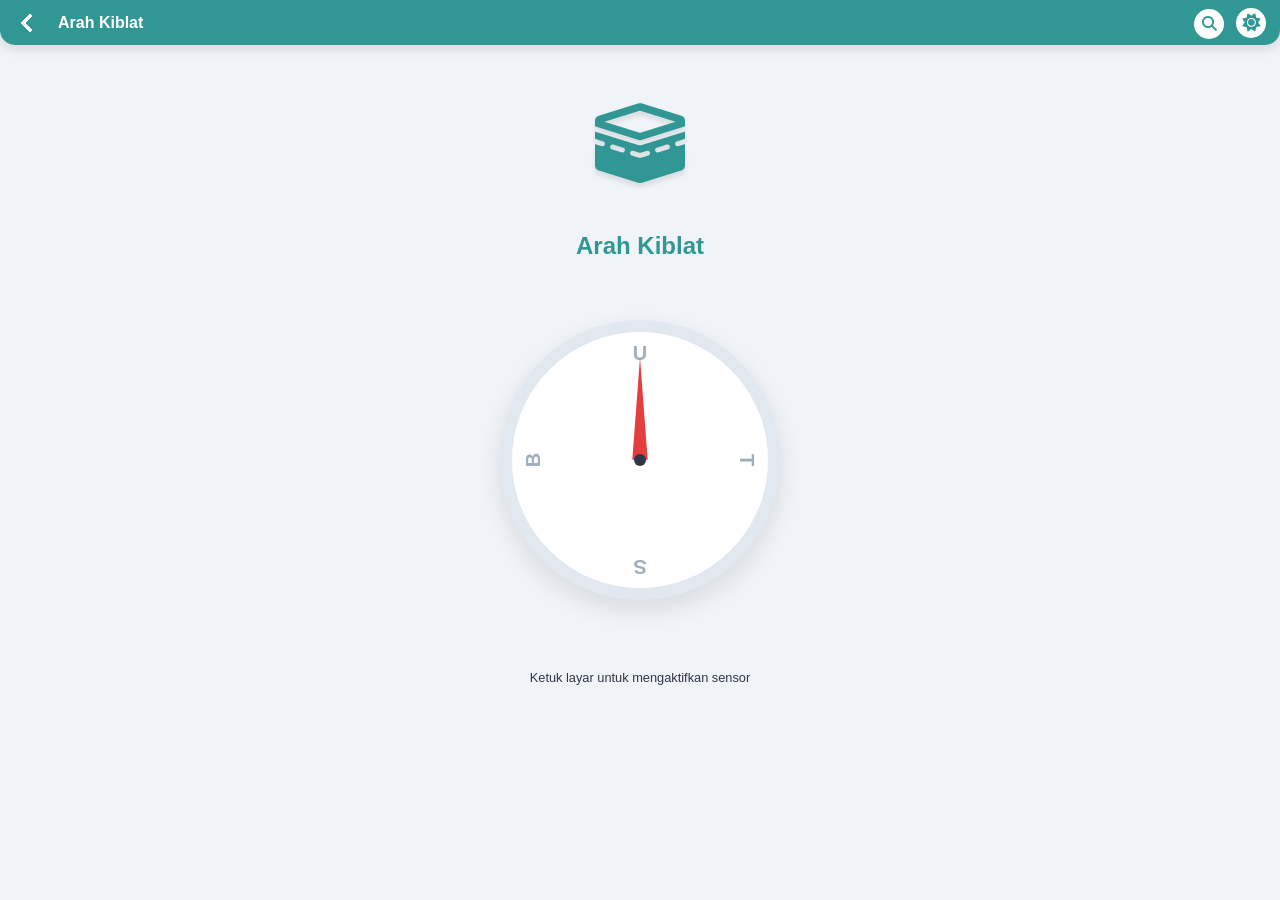
<file: arah-kiblat.html>
<!DOCTYPE html>
<html lang="id">
<head>
    <meta charset="UTF-8">
    <meta name="viewport" content="width=device-width, initial-scale=1.0">
    <title>Arah Kiblat - Kumpulan Doa & Dzikir</title>
    
    <link rel="stylesheet" href="https://cdnjs.cloudflare.com/ajax/libs/font-awesome/6.5.1/css/all.min.css">
    <style>
        :root {
            --header-bg: #319795;
            --text-color: #2d3748;
        }

        body {
            font-family: 'Poppins', sans-serif;
            background-color: #f0f4f8;
            color: var(--text-color);
            display: flex;
            flex-direction: column;
            align-items: center;
            /* Digeser ke bawah dengan menambah padding */
            padding-top: 100px; 
            height: 100vh;
        }

        .dome-icon {
            font-size: 80px; 
            color: var(--header-bg);
            margin-bottom: 20px;
            text-shadow: 0 4px 5px rgba(0,0,0,0.1);
        }

* {
    -webkit-tap-highlight-color: transparent;
    box-sizing: border-box;
}

:root {
    --primary: #319795;
    --bg: #f0f4f8;
    --card: #fff;
    --text: #2d3748;
    --border: #e2e8f0;
    --header-bg: #319795;
    --header-text: white;
    --icon-bg: #e6fffa;
    --icon-color: #319795;
    --toggle-bg: #e2e8f0;
}

[data-theme="dark"] {
    --primary: #2c7a7b;
    --bg: #1a202c;
    --card: #2d3748;
    --text: #e2e8f0;
    --border: #4a5568;
    --header-bg: #2c7a7b;
    --icon-bg: #2c7a7b;
    --icon-color: #4fd1c5;
    --toggle-bg: #4fd1c5;
}

body {
    margin: 0;
    background: var(--bg);
    color: var(--text);
    font-family: 'Inter', sans-serif;
    transition: 0.3s;
}

/* Header */
.top-header {
    position: fixed;
    top: 0;
    left: 0;
    right: 0;
    width: 100%;
    height: 45px;
    background: var(--header-bg);
    border-bottom-left-radius: 15px;
    border-bottom-right-radius: 15px;
    display: flex;
    justify-content: space-between;
    align-items: center;
    padding: 0 14px;
    z-index: 9999;
    box-shadow: 0 4px 12px rgba(0, 0, 0, 0.12);
}

.header-left,
.header-right {
    display: flex;
    align-items: center;
    gap: 12px;
}

.page-title {
    color: #fff;
    font-size: 16px;
    font-weight: 700;
}

/* Back Button */
.back-container {
    width: 32px;
    height: 32px;
    display: flex;
    align-items: center;
    justify-content: center;
    cursor: pointer;
    flex-shrink: 0;
}

.back-btn {
    width: 14px;
    height: 14px;
    border-left: 4px solid #fff;
    border-bottom: 4px solid #fff;
    transform: rotate(45deg);
    border-radius: 2px;
}

/* Search */
.search-wrapper {
    position: relative;
    display: flex;
    align-items: center;
    gap: 8px;
    width: 38px;
    height: 38px;
    margin-top:10px;
}

.search-box {
    position: absolute;
    right: 0;
    top: 0;
    width: 0;
    height: 30px;
    opacity: 0;
    overflow: visible;
    transform: scaleX(0);
    transform-origin: right center;
    transition: all 0.35s ease;
}

.search-wrapper.active .search-box {
    width: 160px;
    opacity: 1;
    transform: scaleX(1);
}

.search-box input {
    width: 100%;
    height: 30px;
    border: none;
    outline: none;
    border-radius: 999px;
    padding: 0 45px 0 15px;
    font-size: 0.8rem;
    font-family: 'Inter', sans-serif;
    background: var(--card);
    color: var(--text);
}

.search-toggle {
    position: absolute;
    right: 0;
    top: 0;
    z-index: 2;
    width: 30px;
    height: 30px;
    border: none;
    border-radius: 50%;
    background: var(--card);
    color: var(--primary);
    display: flex;
    align-items: center;
    justify-content: center;
    cursor: pointer;
    font-size: 15px;
    flex-shrink: 0;
}
[data-theme="dark"] .search-toggle {
    background: #1f2937;
    color: #4fd1c5;
}
/* Theme Toggle */
.theme-toggle {
    width: 30px;
    height: 30px;
    flex-shrink: 0;
    border: none;
    border-radius: 50%;
    background: #ffffff;
    color: #319795;
    display: flex;
    align-items: center;
    justify-content: center;
    cursor: pointer;
    transition: 0.3s;
    font-size: 18px;
}

.theme-toggle:hover {
    transform: scale(1.05);
}

[data-theme="dark"] .theme-toggle {
    background: #1f2937;
    color: #4fd1c5;
}

.toggle-icon {
    font-size: 18px;
    transition: all 0.3s ease;
}

/* List Container */
.list-container {
    max-width: 500px;
    margin: 80px auto;
    padding: 0 20px;
}

.item-card {
    background: var(--card);
    padding: 20px;
    margin-bottom: 15px;
    border-radius: 16px;
    box-shadow: 0 4px 10px rgba(0,0,0,0.05);
    display: flex;
    align-items: center;
    gap: 15px;
    text-decoration: none;
    color: var(--text);
    transition: 0.3s;
}

.item-card:hover {
    transform: translateY(-2px);
    box-shadow: 0 6px 15px rgba(0,0,0,0.1);
}

.icon-box {
    width: 50px;
    height: 50px;
    background: var(--icon-bg);
    border-radius: 12px;
    display: flex;
    align-items: center;
    justify-content: center;
    font-size: 20px;
    color: var(--icon-color);
}

[data-theme="dark"] .icon-box {
    background: var(--icon-bg);
    color: var(--icon-color);
}

.search-box input:focus {
    border: none !important;
    outline: none !important;
    box-shadow: none !important;
    background: #fff;
}
.search-box input::placeholder {
    color: #a0aec0;
}
.search-icon {
    position: absolute;
    right: 15px;
    top: 50%;
    transform: translateY(-50%);
    font-size: 16px;
    color: #319795;
    pointer-events: auto;
    cursor: pointer;
}
.search-error{
    padding:10px 12px;
    color:#e53e3e;
    display:flex;
    align-items:center;
    gap:6px;
    font-size:12px;
}
.search-error-icon{
    font-size:10px;
}
.suggestion-box {
    position: absolute;
    top: 35px;
    left: 0;
    width: 100%;
    background: #fff;
    border-radius: 12px;
    box-shadow: 0 5px 15px rgba(0,0,0,.15);
    z-index: 999999;
    border: none !important;
    outline: none !important;
    max-height:250px;
    overflow-y:auto;
}
[data-theme="dark"] .search-box input {
    background: #1f2937;
    color: #fff;
}
[data-theme="dark"] .search-box input::placeholder {
    color: rgba(255,255,255,0.7);
}
[data-theme="dark"] .search-icon {
    color: #4fd1c5;
}
[data-theme="dark"] .suggestion-box {
    background: #2d3748;
    color: white;
}
[data-theme="dark"] .suggestion-item:hover,
[data-theme="dark"] .suggestion-item.active{
    background:#1a202c;
}
[data-theme="dark"] .clear-history{
    color:#fc8181;
}
.suggestion-item{
    padding:12px 15px;
    cursor:pointer;
    font-size:13px;
    border-bottom:1px solid rgba(0,0,0,.05);
    transition:.2s;
}
.suggestion-item:last-child{
    border-bottom:none;
}
.suggestion-item:hover,
.suggestion-item.active{
    background:#e6fffa;
}
.suggestion-item.history{
    color:#4a5568;
}
.suggestion-item b{
    color:#319795;
}
.delete-history{
    margin-left:10px;
    cursor:pointer;
    font-size:12px;
}
.clear-history{
    padding:12px;
    text-align:center;
    color:#e53e3e;
    font-weight:600;
    cursor:pointer;
    transition:.2s;
    font-size: 12px;
}
.clear-history i{
    margin-right:6px;
    font-size:12px;
}
.clear-history:hover{
    opacity:.8;
}
[data-theme="dark"] .suggestion-item{
    border-bottom:1px solid #4a5568;
}
[data-theme="dark"] .suggestion-item:hover,
[data-theme="dark"] .suggestion-item.active{
    background:#1a202c;
}
[data-theme="dark"] .suggestion-item.history{
    color:#cbd5e0;
}
[data-theme="dark"] .suggestion-item b{
    color:#4fd1c5;
}

/* Penanda Arah - Menggunakan posisi absolut murni agar tidak terpengaruh padding */
.cardinal-point {
    position: absolute;
    width: 100%;
    height: 100%;
    display: flex;
    justify-content: center;
    padding-top: 15px; /* Mengatur posisi huruf U/T/S/B dari tepi */
    font-size: 20px;   /* Huruf diperbesar */
    font-weight: 800;
    color: #a0aec0;
}

/* Container Kompas */
.compass-container {
    width: 280px;
    height: 280px;
    margin: 40px auto;
    position: relative;
    display: flex;
    justify-content: center;
    align-items: center;
    border-radius: 50%;
    border: 12px solid var(--border);
    background: var(--card);
    box-shadow: 0 10px 25px rgba(0,0,0,0.1);
    /* Penting: mencegah container gepeng */
    flex-shrink: 0; 
    overflow: hidden;
}

/* Jarum Kompas (Disesuaikan panjangnya) */
#qibla-needle {
    width: 6%;         /* Lebar jarum */
    height: 40%;       /* DITURUNKAN dari 70% ke 40% agar tidak terlalu panjang */
    background: #e53e3e;
    clip-path: polygon(50% 0%, 0% 100%, 100% 100%);
    position: absolute;
    /* Menempatkan jarum agar porosnya tepat di titik tengah (50% dari tinggi container) */
    top: 10%;          
    transform-origin: 50% 100%; /* Poros putar berada di ujung bawah jarum */
    transition: transform 0.3s cubic-bezier(0.2, 0.8, 0.3, 1);
    z-index: 2;
}

/* Memastikan titik tengah (poros) berada di center */
.compass-container::before {
    content: "";
    position: absolute;
    width: 12px;
    height: 12px;
    background: #2d3748;
    border-radius: 50%;
    z-index: 4;
}


</style>
</head>
<body>
<!-- Header Utama -->
<div class="top-header">
    <div class="header-left">
        <div class="back-container" onclick="goBack()">
            <div class="back-btn"></div>
        </div>
        <span class="page-title">Arah Kiblat</span>
    </div>

    <div class="header-right">
        <!-- Elemen Pencarian -->
        <div class="search-wrapper" id="searchWrapper">
            <div class="search-box">
                <input type="text" placeholder="Cari dzikir dan doa...">
            </div>
            <button id="searchToggle" class="search-toggle">
                <i class="fa-solid fa-magnifying-glass"></i>
            </button>
        </div>

        <!-- Tombol Tema -->
        <button id="themeToggle" class="theme-toggle">
            <i class="fa-solid fa-sun toggle-icon"></i>
        </button>
    </div>
</div>

    <div class="dome-icon">
        <i class="fa-solid fa-kaaba"></i>
    </div>

    <h2 style="color: var(--header-bg);">Arah Kiblat</h2>

    <div class="compass-wrapper">
    <div class="compass-container" id="compassRing">
        <div class="cardinal-point" style="padding-top:10px;">U</div>
        <div class="cardinal-point" style="transform: rotate(90deg); padding-top:10px;">T</div>
        <div class="cardinal-point" style="transform: rotate(180deg); padding-top:10px;">S</div>
        <div class="cardinal-point" style="transform: rotate(270deg); padding-top:10px;">B</div>
        
        <div id="qibla-needle"></div>
    </div>
</div>


    <p style="margin-top: 30px; font-size: 0.8rem;" id="status">Ketuk layar untuk mengaktifkan sensor</p>

<script>
(function() {
    const qiblaApp = {
        needle: document.getElementById('qibla-needle'),
        statusText: document.getElementById('status'),
        
        init: function() {
            // Cek apakah browser mendukung sensor
            if (window.DeviceOrientationEvent) {
                window.addEventListener('deviceorientation', this.handleOrientation.bind(this));
                this.statusText.textContent = "Sensor aktif, gerakkan ponsel Anda";
            } else {
                this.statusText.textContent = "Sensor tidak didukung perangkat ini";
            }
        },

        handleOrientation: function(event) {
            let heading;
            // iOS vs Android
            if (event.webkitCompassHeading) {
                heading = event.webkitCompassHeading;
            } else {
                // Untuk Android, alpha adalah rotasi sumbu Z
                heading = event.alpha ? (360 - event.alpha) : 0;
            }

            // Offset Kiblat (Sesuaikan 295 dengan derajat kiblat lokasi Anda)
            let rotation = heading - 295;
            this.needle.style.transform = `rotate(${rotation}deg)`;
        }
    };

    // Trigger Perizinan (Wajib untuk iOS 13+)
    document.body.addEventListener('click', () => {
        if (typeof DeviceOrientationEvent.requestPermission === 'function') {
            DeviceOrientationEvent.requestPermission().then(res => {
                if (res === 'granted') qiblaApp.init();
                else alert("Izin akses sensor ditolak");
            });
        } else {
            // Untuk Android atau browser non-iOS
            qiblaApp.init();
        }
    }, { once: true });
})();
</script>

<script>
// Tombol Back berfungsi
function goBack() {
    if (window.history.length > 1) {
        window.history.back();
    } else {
        // Jika tidak ada history, kembali ke halaman sebelumnya atau reload
        document.referrer ? window.location.href = document.referrer : window.location.reload();
    }
}

// Search Toggle
const searchToggle = document.getElementById("searchToggle");
const searchWrapper = document.getElementById("searchWrapper");

searchToggle.addEventListener("click", () => {
    searchWrapper.classList.toggle("active");
});

// Theme Toggle
const themeToggle = document.getElementById("themeToggle");
const icon = document.querySelector(".toggle-icon");

// Load tema tersimpan
const savedTheme = localStorage.getItem("theme");
if (savedTheme) {
    document.documentElement.setAttribute("data-theme", savedTheme);
    updateThemeIcon(savedTheme);
}

themeToggle.addEventListener("click", () => {
    const currentTheme = document.documentElement.getAttribute("data-theme");
    const newTheme = currentTheme === "dark" ? "light" : "dark";
    
    document.documentElement.setAttribute("data-theme", newTheme);
    localStorage.setItem("theme", newTheme);
    updateThemeIcon(newTheme);
    
    // Animasi icon
    icon.style.transform = "rotate(360deg) scale(1.2)";
    setTimeout(() => {
        icon.style.transform = "rotate(0deg) scale(1)";
    }, 150);
});

function updateThemeIcon(theme) {
    if (theme === "dark") {
        icon.className = "fa-solid fa-moon toggle-icon";
    } else {
        icon.className = "fa-solid fa-sun toggle-icon";
    }
}
  document.addEventListener("DOMContentLoaded", () => {
  const searchBox = document.querySelector(".search-box input");

  const suggestionBox = document.createElement("div");
  suggestionBox.className = "suggestion-box";
  searchBox.parentNode.appendChild(suggestionBox);

  const pages = {
    "dzikir pagi": "dzikir-pagi.html",
    "dzikir petang": "dzikir-petang.html",
    "dzikir shalat": "dzikir-setelah-solat.html",
    "doa harian": "doa-harian.html",
    "kumpulan doa": "kumpulan-doa.html",
    "bacaan shalat": "bacaan-shalat.html",
    "juz amma": "juz-amma.html",
    "kalender hijriah": "kalender-hijriah.html",
    "hafalan": "hafalan.html",
    "tasbih": "tasbih.html",
    "kisah nabi": "kisah-nabi.html",
    "hadits": "intent://#Intent;package=com.saltanera.hadits;end",
    "kiblat": "arah-kiblat.html"
  };

  let currentFocus = -1;
  let history = JSON.parse(localStorage.getItem("searchHistory")) || {};

  // tampilkan suggestion saat mengetik
  searchBox.addEventListener("input", () => {
    const query = searchBox.value.trim().toLowerCase();
    suggestionBox.innerHTML = "";
    currentFocus = -1;

    if (!query) {
      showHistory();
      return;
    }

    const historyMatches = Object.keys(history)
      .filter(item => item.includes(query))
      .sort((a, b) => history[b].count - history[a].count);

    const pageMatches = Object.keys(pages).filter(key => key.includes(query));

    if (historyMatches.length > 0) {
      historyMatches.forEach(itemText => {
        const item = document.createElement("div");
        item.className = "suggestion-item history";

        const regex = new RegExp(`(${query})`, "gi");
        const lastTime = timeAgo(history[itemText].last);
        item.innerHTML = `🕘 ${itemText.replace(regex, "<b>$1</b>")} (${history[itemText].count}x, terakhir ${lastTime})`;

        item.addEventListener("click", () => {
          runSearch(itemText);
        });

        const deleteBtn = document.createElement("span");
        deleteBtn.textContent = "❌";
        deleteBtn.className = "delete-history";
        deleteBtn.addEventListener("click", (e) => {
          e.stopPropagation();
          delete history[itemText];
          localStorage.setItem("searchHistory", JSON.stringify(history));
          searchBox.dispatchEvent(new Event("input"));
        });

        item.style.display = "flex";
        item.style.justifyContent = "space-between";
        item.appendChild(deleteBtn);

        suggestionBox.appendChild(item);
      });
    }

    if (pageMatches.length > 0) {
      pageMatches.forEach(match => {
        const item = document.createElement("div");
        item.className = "suggestion-item";

        const regex = new RegExp(`(${query})`, "gi");
        item.innerHTML = match.replace(regex, "<b>$1</b>");

        item.addEventListener("click", () => {
          goToPage(pages[match], match);
        });
        suggestionBox.appendChild(item);
      });
    }

    if (historyMatches.length === 0 && pageMatches.length === 0) {
      const errorMsg = document.createElement("div");
errorMsg.className = "search-error";
errorMsg.innerHTML = `
<span class="search-error-icon">❌</span>
<span>Kata kunci salah</span>
`;

suggestionBox.appendChild(errorMsg);
    }
  });

  // navigasi dengan keyboard
  searchBox.addEventListener("keydown", e => {
    let items = suggestionBox.querySelectorAll(".suggestion-item");
    if (e.key === "ArrowDown") {
      currentFocus++;
      addActive(items);
    } else if (e.key === "ArrowUp") {
      currentFocus--;
      addActive(items);
    } else if (e.key === "Enter") {
      e.preventDefault();
      if (currentFocus > -1 && items[currentFocus]) {
        items[currentFocus].click();
      } else {
        runSearch(searchBox.value.trim().toLowerCase());
      }
    }
  });

  function addActive(items) {
    if (!items) return;
    removeActive(items);
    if (currentFocus >= items.length) currentFocus = 0;
    if (currentFocus < 0) currentFocus = items.length - 1;
    items[currentFocus].classList.add("active");
  }

  function removeActive(items) {
    items.forEach(item => item.classList.remove("active"));
  }

  const searchIconBtn = document.getElementById("searchToggle");

if (searchIconBtn) {
    searchIconBtn.addEventListener("click", () => {
        runSearch(searchBox.value.trim().toLowerCase());
    });
}

  function runSearch(query) {
    console.log("Mencari:", query);
    if (pages[query]) {
      goToPage(pages[query], query);
    } else {
      suggestionBox.innerHTML = "<small style='color:red; padding-left: 10px;'>❌ Kata kunci salah</small>";


    }
  }

  function goToPage(url, query) {
    searchBox.value = "";
    suggestionBox.innerHTML = "";

    if (query) {
      if (!history[query]) {
        history[query] = { count: 0, last: Date.now() };
      }
      history[query].count++;
      history[query].last = Date.now();
      localStorage.setItem("searchHistory", JSON.stringify(history));
    }

    window.location.href = url;
  }

  function showHistory() {
    suggestionBox.innerHTML = "";
    const sortedHistory = Object.keys(history).sort((a, b) => history[b].count - history[a].count);

    if (sortedHistory.length > 0) {
      sortedHistory.slice(0, 5).forEach(itemText => {
        const item = document.createElement("div");
        item.className = "suggestion-item history";
        const lastTime = timeAgo(history[itemText].last);
        item.textContent = `🕘 ${itemText} (${history[itemText].count}x, terakhir ${lastTime})`;

        item.addEventListener("click", () => {
          runSearch(itemText);
        });

        const deleteBtn = document.createElement("span");
        deleteBtn.textContent = "❌";
        deleteBtn.className = "delete-history";
        deleteBtn.addEventListener("click", (e) => {
          e.stopPropagation();
          delete history[itemText];
          localStorage.setItem("searchHistory", JSON.stringify(history));
          showHistory();
        });

        item.style.display = "flex";
        item.style.justifyContent = "space-between";
        item.appendChild(deleteBtn);

        suggestionBox.appendChild(item);
      });

      const clearBtn = document.createElement("div");
      clearBtn.className = "clear-history";
      clearBtn.innerHTML =
'<i class="fa-solid fa-broom"></i> Bersihkan Riwayat';
      clearBtn.addEventListener("click", () => {
        history = {};
        localStorage.removeItem("searchHistory");
        suggestionBox.innerHTML = "<small style='color:gray'>Riwayat telah dihapus</small>";
      });
      suggestionBox.appendChild(clearBtn);
    }
  }

  // fungsi untuk menampilkan "2 hari lalu", "5 menit lalu", dll
  function timeAgo(timestamp) {
    const diff = Date.now() - timestamp;
    const seconds = Math.floor(diff / 1000);
    const minutes = Math.floor(seconds / 60);
    const hours = Math.floor(minutes / 60);
    const days = Math.floor(hours / 24);

    if (days > 0) return `${days} hari lalu`;
    if (hours > 0) return `${hours} jam lalu`;
    if (minutes > 0) return `${minutes} menit lalu`;
    return "baru saja";
  }
});
</script>
</body>
</html>
</file>
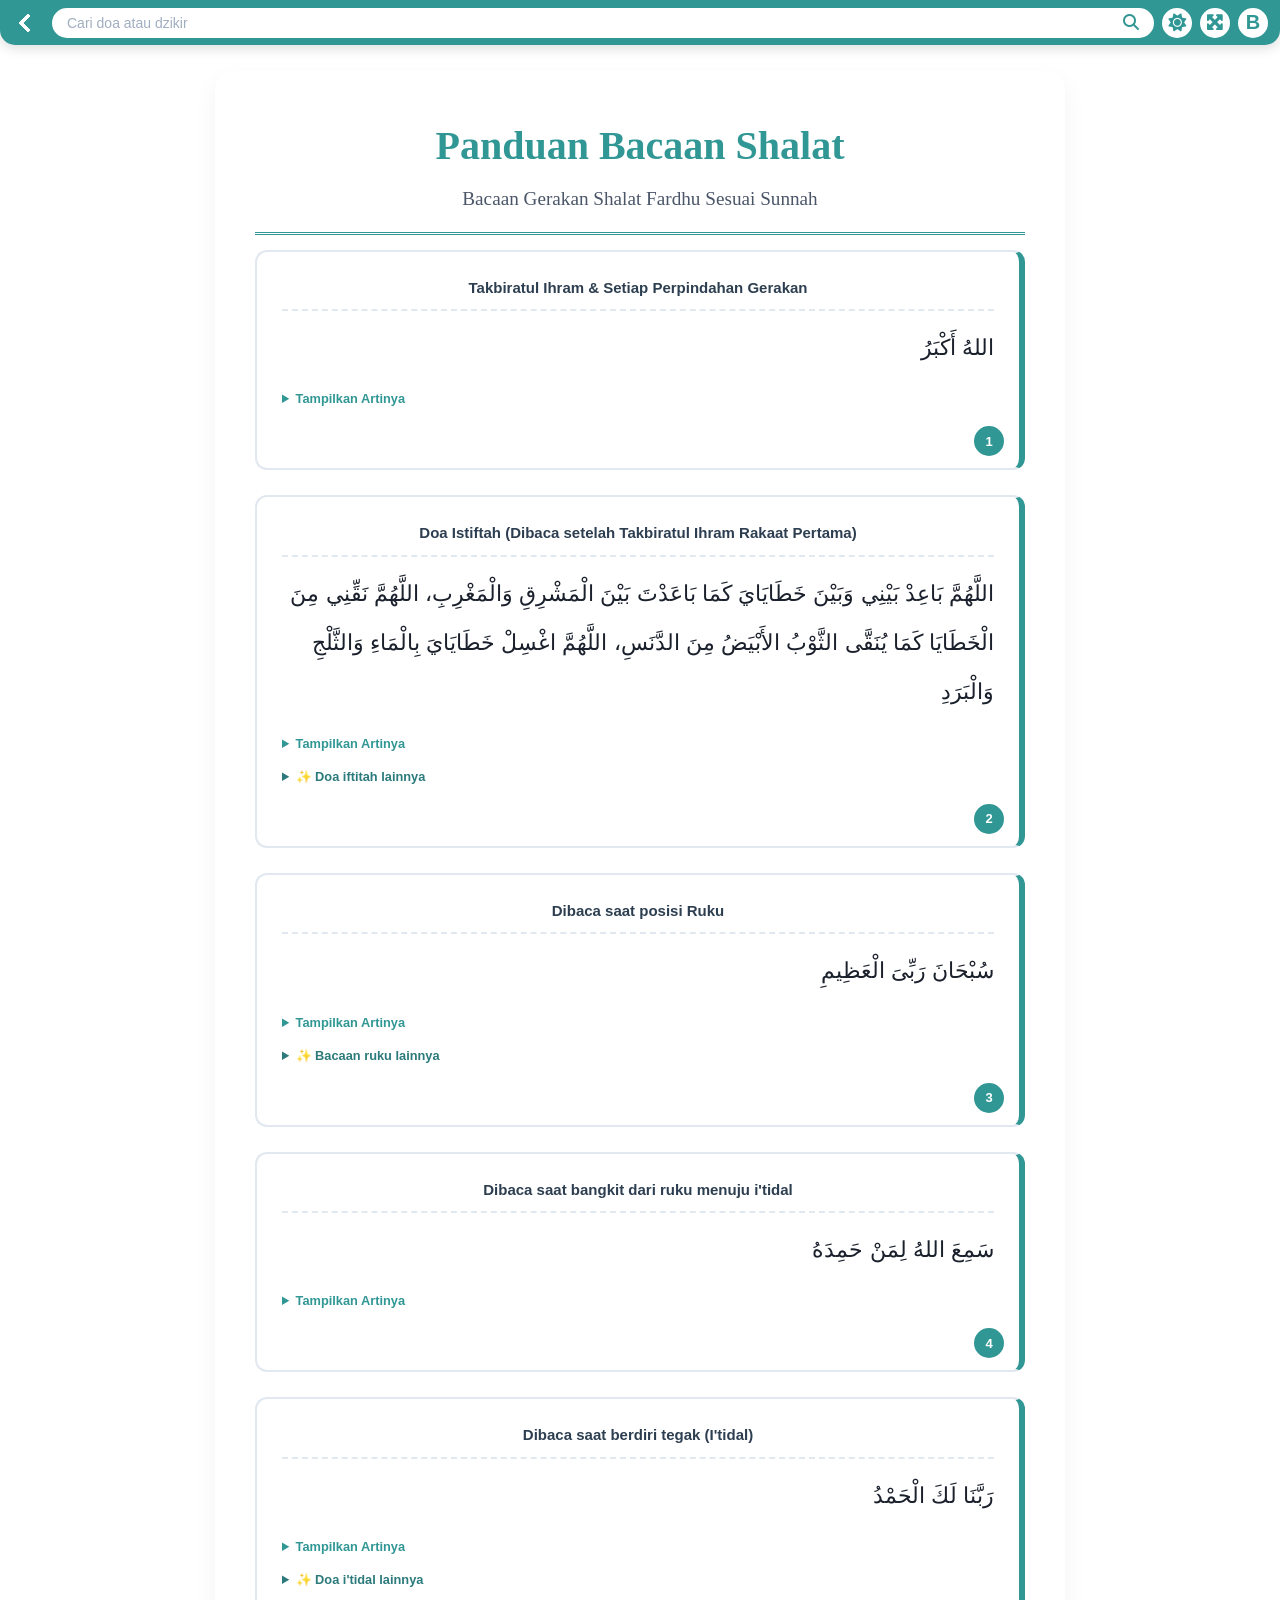
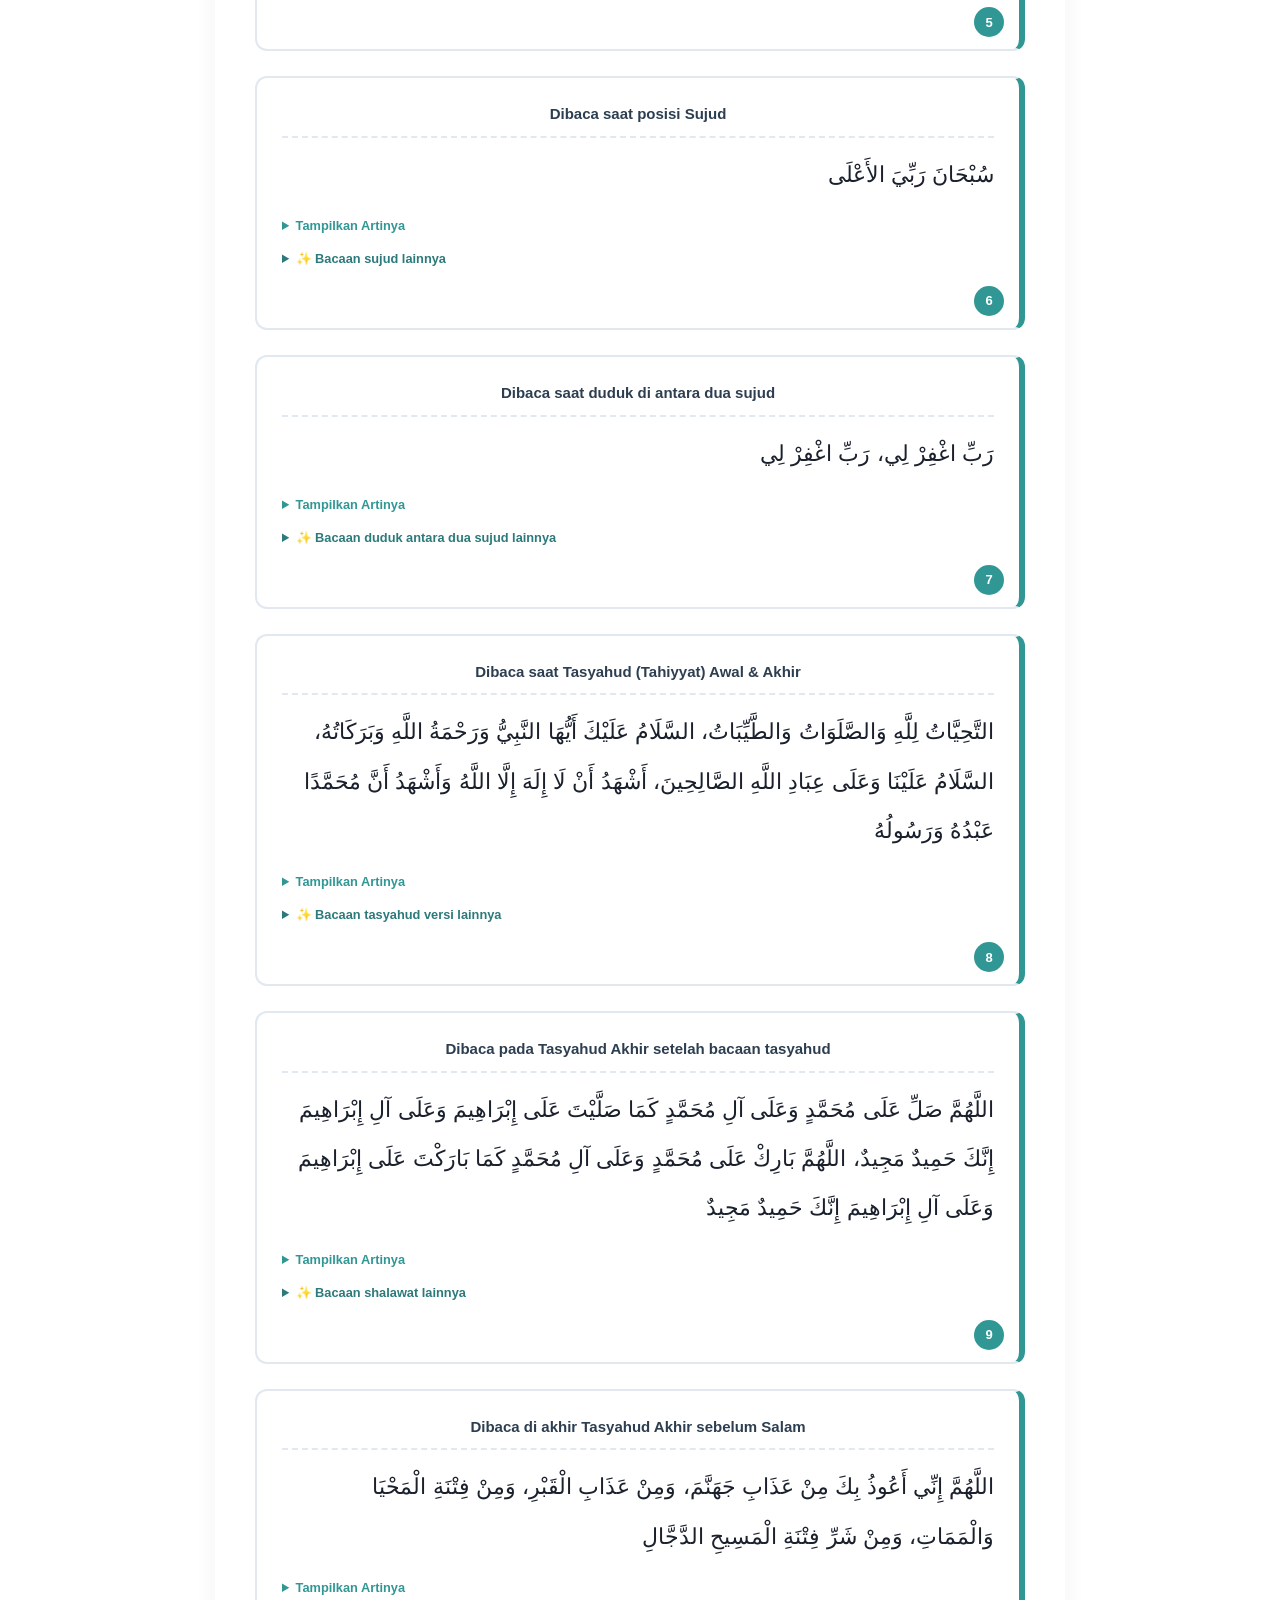
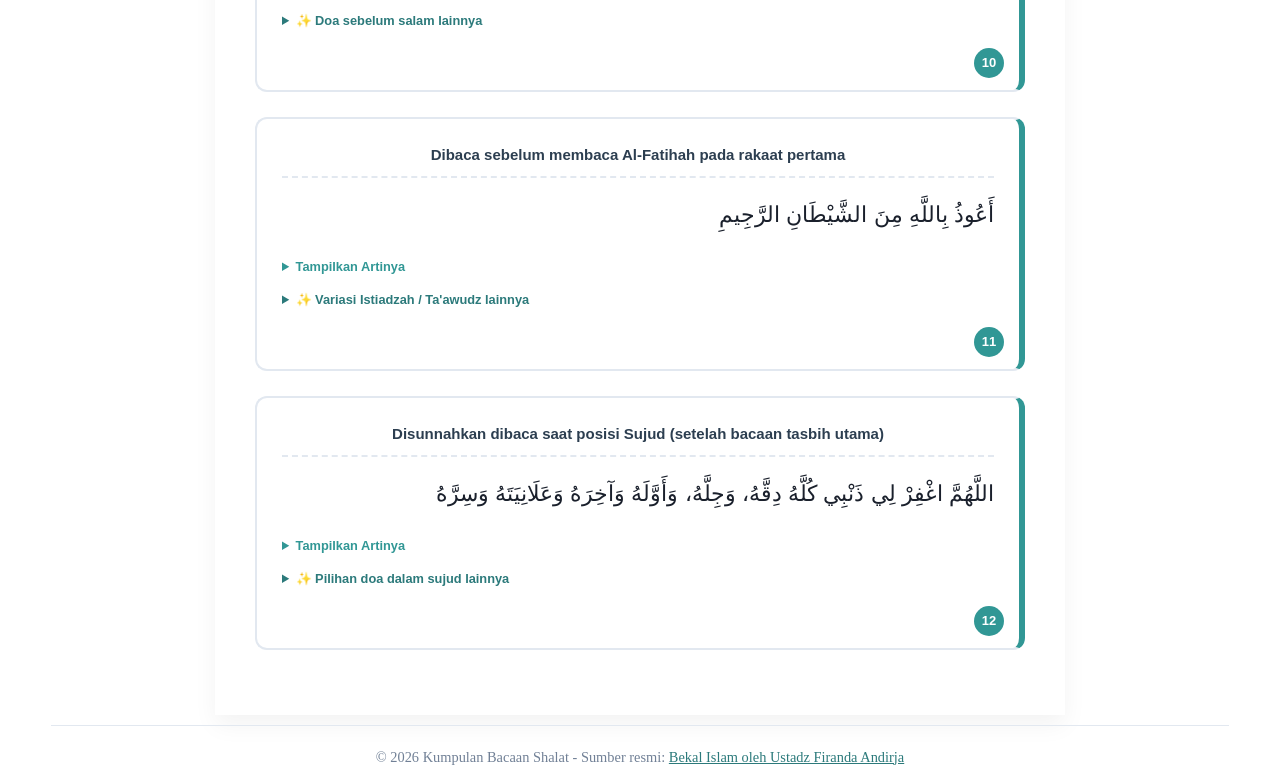
<file: bacaan-shalat.html>
<!DOCTYPE html>
<html lang="id" dir="rtl">
<head>
    <meta charset="UTF-8">
    <meta name="viewport" content="width=device-width, initial-scale=1.0">
    <title>Kumpulan Doa - Bacaan Shalat Fardhu</title>
    <link rel="stylesheet" href="search.css">
    <link rel="stylesheet" href="arabic.css">
    <link rel="stylesheet" href="https://cdnjs.cloudflare.com/ajax/libs/font-awesome/6.5.1/css/all.min.css">
<style>
* {
    margin: 0;
    padding: 0;
    box-sizing: border-box;
    -webkit-tap-highlight-color: transparent;
}
html,
body {
    margin: 0;
    padding: 0;
    width: 100%;
    overflow-x: hidden;
}

:root {
    --bg-color: #f0f4f8;
    --text-color: #2d3748;
    --header-bg: #319795;
    --header-text: white;
    --menu-bg: white;
    --menu-text: #2d3748;
    --menu-hover-border: #319795;
    --menu-shadow: rgba(0,0,0,0.05);
    --menu-hover-shadow: rgba(0,0,0,0.1);
    --icon-bg: #e6fffa;
    --icon-color: #319795;
    --footer-text: #a0aec0;
    --toggle-bg: #e2e8f0;
    --toggle-circle: white;
}
[data-theme="dark"] {
    --bg-color: #1a202c;
    --text-color: #e2e8f0;
    --header-bg: #2c7a7b;
    --header-text: white;
    --menu-bg: #2d3748;
    --menu-text: #e2e8f0;
    --menu-hover-border: #4fd1c5;
    --menu-shadow: rgba(0,0,0,0.3);
    --menu-hover-shadow: rgba(0,0,0,0.5);
    --icon-bg: #2c7a7b;
    --icon-color: #4fd1c5;
    --footer-text: #718096;
    --toggle-bg: #4fd1c5;
    --toggle-circle: #1a202c;
}
body {
    font-family: 'Amiri', serif;
    background-color: #ffffff; /* Ubah dari var(--bg-color) ke putih agar menyatu */
    color: var(--text-color);
    margin: 0;
    padding: 20px 20px 0 20px; /* Tambahkan padding bawah 0 */
    line-height: 1.8;
    direction: rtl;
}

.top-header {
    position: fixed;
    top: 0;
    left: 0;
    right: 0;
    z-index: 9999;
    width: 100%;
    height: 45px;
    background: var(--header-bg);
    border-bottom-left-radius: 15px;
    border-bottom-right-radius: 15px;
    display: flex;
    align-items: center;
    padding: 0 12px;
    box-shadow: 0 4px 12px rgba(0,0,0,.12);
    direction: ltr;
}
.top-bar {
    width: 100%;
    display: flex;
    align-items: center;
    gap: 8px;
    padding-left: 40px;
}
.back-container {
    position: absolute;
    left: 12px;
    top: 50%;
    transform: translateY(-50%);
    cursor: pointer;
    width: 32px;
    height: 32px;
    display: flex;
    align-items: center;
    justify-content: center;
}
.back-button {
    width: 14px;
    height: 14px;
    border-left: 4px solid #fff;
    border-bottom: 4px solid #fff;
    transform: rotate(45deg);
    border-radius: 2px;
}
.search-box {
    flex: 1;
    max-width: none;
    position: relative;
}
.search-box input {
    width: 100%;
    height: 30px;
    border: none;
    outline: none;
    border-radius: 999px;
    padding: 0 40px 0 15px;
    font-size: 14px;
    background: #fff;
    font-family: 'Inter', sans-serif;
}
.search-icon {
    position: absolute;
    right: 15px;
    top: 50%;
    transform: translateY(-50%);
    color: #319795;
    font-size: 16px;
    pointer-events: none;
}
.theme-toggle,
.control-btn {
    width: 30px;
    height: 30px;
    flex-shrink: 0;
    border: none;
    border-radius: 50%;
    background: #ffffff;
    color: #319795;
    display: flex;
    align-items: center;
    justify-content: center;
    cursor: pointer;
    transition: .3s;
    font-size: 18px;
}
.theme-toggle:hover,
.control-btn:hover {
    transform: scale(1.05);
}
.toggle-icon {
    font-size: 18px;
}
.container {
    max-width: 850px;
    margin: 50px auto 0; /* Ubah angka terakhir dari 20px menjadi 0 */
    background: #ffffff;
    padding: 40px;
    border-radius: 20px 20px 0 0; /* Opsional: buat sudut bawah kotak agar tidak melengkung */
    box-shadow: 0 10px 25px rgba(0,0,0,0.05);
}
header {
    text-align: center;
    margin-top: 0px;
    margin-bottom: 15px;
    border-bottom: 3px double #319795;
    padding-bottom: 5px;
}
h1 {
    color: #319795;
    font-size: 2.5rem;
    margin: 0;
    direction: ltr;
}
.subtitle {
    font-size: 1.2rem;
    color: #4a5568;
    direction: ltr;
    margin-bottom: 10px;
}
.dzikir-card{
    background:#fff;
    border:2px solid #e2e8f0;
    border-right:6px solid #319795;
    margin-bottom:25px;
    padding:25px;
    padding-bottom:50px; /* tambahan */
    border-radius:12px;
    position:relative;
}
.ref-number {
    position: absolute;
    right: 15px;
    bottom: 12px;

    background: #319795;
    color: #fff;

    width: 30px;
    height: 30px;
    border-radius: 50%;

    display: flex;
    align-items: center;
    justify-content: center;

    font-size: 13px;
    font-family: sans-serif;
    font-weight: bold;
}
.doa-title{
    display:block;
    text-align:center;
    font-family:'Poppins',sans-serif;
    font-size:15px;
    font-weight:700;
    color:#2c3e50;
    line-height:1.5;
    margin:0;
}
details {
    direction: ltr;
    margin-top: 10px;
    font-family: 'Inter', sans-serif;
}
summary {
    cursor: pointer;
    color: #319795;
    font-weight: 600;
    font-size: 0.8rem;
    outline: none;
    user-select: none;
    margin-bottom: 8px;
}
summary:hover {
    color: #2c7a7b;
    text-decoration: underline;
}
.translation {
    display: block;
    padding: 10px 15px;
    background: #f7fafc;
    border-radius: 8px;
    font-size: 0.95rem;
    color: #4a5568;
    line-height: 1.6;
    font-style: italic;
}
.nested-box {
    margin-top: 12px;
    line-height: 1.8;
}
.nested-arabic {
    display: block;
    direction: rtl;
    font-size: 1.6rem;
    line-height: 2;
    color: #1a202c;
    margin: 10px 0;
}
.nested-box .translation {
    display: block;
    font-size: 1rem;
    line-height: 1.8;
    margin-top: 8px;
    padding: 12px 15px;
}
.nested-box strong {
    font-size: 1rem !important;
    font-weight: 700;
}
[data-theme="dark"] .nested-arabic {
    color: #ffffff;
}
[data-theme="dark"] .nested-box .translation {
    color: #e2e8f0;
}
.info-row {
    text-align: center;
    margin-bottom: 12px;
    padding-bottom: 10px;
    border-bottom: 2px dashed #e2e8f0;
}
.instruction {
    color: #c53030;
    font-weight: bold;
    font-size: 0.95rem;
}
footer {
    text-align: center;
    margin-top: 10px;
    padding-top: 20px;
    padding-bottom: 10px;
    color: #718096;
    font-size: 0.9rem;
    position: relative; /* Penting untuk posisi garis */
    direction: ltr;
    border-top: none; /* Hapus border asli */
}

/* Membuat garis custom */
footer::before {
    content: "";
    position: absolute;
    top: 0;
    left: 50%;
    transform: translateX(-50%); /* Menjaga agar garis selalu di tengah */
    width: 95%; /* Atur panjang garis di sini (misalnya 80% dari lebar footer) */
    height: 1px;
    background-color: #e2e8f0; /* Warna garis */
}
.footer-content {
    max-width: 850px; /* Samakan dengan max-width milik .container agar sejajar */
    margin: 0 auto;   /* Membuat konten berada di tengah */
    padding: 0 20px;  /* Memberi jarak di sisi kiri dan kanan pada layar kecil */
    box-sizing: border-box;
}
.font-slider-box {
    position: absolute;
    top: 65px;
    right: 60px;

    background: #fff;
    padding: 10px 12px;
    border-radius: 12px;
    box-shadow: 0 8px 20px rgba(0,0,0,.15);

    display: none;
    align-items: center;
    gap: 10px;

    z-index: 9999;
}
.font-slider-box input[type="range"] {
    width: 120px;
    accent-color: #319795;
}
.font-slider-box span {
    font-size: 12px;
    min-width: 30px;
    text-align: center;
}
[data-theme="dark"] body {
    background: #1a202c;
    color: #e2e8f0;
}
[data-theme="dark"] .container {
    background: #2d3748;
}
[data-theme="dark"] .dzikir-card {
    background: #1f2937;
    border-color: #2c7a7b;
}
[data-theme="dark"] .arabic {
    color: #fff;
}
[data-theme="dark"] .translation {
    background: #374151;
    color: #e2e8f0;
}
[data-theme="dark"] summary {
    color: #4fd1c5;
}
[data-theme="dark"] .top-header {
    background: #2c7a7b;
}
[data-theme="dark"] .search-box input {
    background: #1f2937;
    color: #fff;
}
[data-theme="dark"] .search-box input::placeholder {
    color: rgba(255,255,255,.7);
}
[data-theme="dark"] .theme-toggle,
[data-theme="dark"] .control-btn {
    background: #1f2937;
    color: #4fd1c5;
}
[data-theme="dark"] .font-slider-box {
    background: #2d3748;
    color: #fff;
}
[data-theme="dark"] h1,
[data-theme="dark"] p {
    color: #4fd1c5;
}
[data-theme="dark"] .doa-title {
    color: #4fd1c5;
}
[data-theme="dark"] details summary {
    color: #4fd1c5 !important;
}
[data-theme="dark"] .nested-box strong {
    color: #4fd1c5 !important;
}
[data-theme="dark"] body {
    background: #2d3748; /* Samakan dengan warna .container */
    color: #e2e8f0;
}
@media (max-width: 600px) {
    body {
        padding: 0;
        background-color: #ffffff;
    }

    .container {
        padding: 15px 10px;
        border-radius: 0;
        box-shadow: none;
    }

    .dzikir-card {
        padding: 15px;
        margin-bottom: 15px;
        border-radius: 8px;
    }

    .arabic {
        font-size: 1.6rem;
        line-height: 2;
    }

       h1 {
        font-size: 1.5rem;
    }

    .subtitle {
        font-size: 0.9rem;
    }
}
</style>
</head>
<body>
      <div class="top-header">
    <div class="back-container" onclick="goBack()">
        <div class="back-button"></div>
    </div>

    <div class="top-bar">
        <div class="search-box">
            <input type="text" placeholder="Cari doa atau dzikir">
            <span class="search-icon">
                <i class="fa-solid fa-magnifying-glass"></i>
            </span>
        </div>

        <button id="themeToggle" class="theme-toggle" title="Dark Mode">
            <i class="fa-solid fa-sun toggle-icon"></i>
        </button>

        <div id="fontSliderBox" class="font-slider-box">
            <input type="range" id="fontSlider" min="1.2" max="3.2" step="0.1" value="1.8">
            <span id="fontValue">1.8</span>
        </div>

        <button id="fontSizeBtn" class="control-btn" title="Ukuran Teks">
            <i class="fa-solid fa-maximize"></i>
        </button>

        <button id="boldBtn" class="control-btn" title="Bold Arab">
            <b style="font-size: 20px;">B</b>
        </button>
    </div>
</div>
<div class="container">
    
    <header>
        <h1>Panduan Bacaan Shalat</h1>
        <p class="subtitle">Bacaan Gerakan Shalat Fardhu Sesuai Sunnah</p>
    </header>

    <!-- [1] Takbiratul Ihram -->
<div class="dzikir-card">
    <!-- Info row diletakkan paling atas sebagai kepala kartu -->
    <div class="info-row">
        <span class="doa-title">Takbiratul Ihram & Setiap Perpindahan Gerakan</span>
        </div>
           <span class="arabic">اللهُ أَكْبَرُ</span>
    
    <!-- Arti berada di paling bawah -->
    <details>
        <summary>Tampilkan Artinya</summary>
        <span class="translation">"Allah Maha Besar."</span>
    </details>
    <span class="ref-number">1</span>
</div>


        <!-- [2] Doa Istiftah -->
        <div class="dzikir-card">
          <div class="info-row">
                <span class="doa-title">Doa Istiftah (Dibaca setelah Takbiratul Ihram Rakaat Pertama)</span>
                <span class="ref-number">2</span>
            </div>
            <span class="arabic">اللَّهُمَّ بَاعِدْ بَيْنِي وَبَيْنَ خَطَايَايَ كَمَا بَاعَدْتَ بَيْنَ الْمَشْرِقِ وَالْمَغْرِبِ، اللَّهُمَّ نَقِّنِي مِنَ الْخَطَايَا كَمَا يُنَقَّى الثَّوْبُ الأَبْيَضُ مِنَ الدَّنَسِ، اللَّهُمَّ اغْسِلْ خَطَايَايَ بِالْمَاءِ وَالثَّلْجِ وَالْبَرَدِ</span>
            
            <details style="margin-bottom: -8px;">
                <summary>Tampilkan Artinya</summary>
                <span class="translation">"Ya Allah, jauhkanlah antara aku dan kesalahan-kesalahanku, sebagaimana Engkau menjauhkan antara timur dan barat. Ya Allah, bersihkanlah aku dari kesalahan-kesalahanku sebagaimana baju putih dibersihkan dari kotoran. Ya Allah, cucilah kesalahan-kesalahanku dengan air, salju dan air es."</span>
            </details>

            <details>
                <summary style="color: #2c7a7b; font-weight: bold;">✨ Doa iftitah lainnya</summary>
                <div class="nested-box">
                    <strong style="font-size: 0.9rem; color: #4a5568; display: block; margin-top: 10px;">Pilihan 1:</strong>
                    <span class="nested-arabic">سُبْحَانَكَ اللَّهُمَّ وَبِحَمْدِكَ، وَتَبَارَكَ اسْمُكَ، وَتَعَالَى جَدُّكَ، وَلَا إِلَهَ غَيْرُكَ</span>
                    <span class="translation" style="direction: ltr; text-align: left;">"Maha Suci Engkau ya Allah, aku memuji-Mu. Maha Berkah nama-Mu, Maha Tinggi keagungan-Mu, dan tidak ada sesembahan yang berhak disembah selain Engkau."</span>
                    <hr style="border: 0; border-top: 1px solid #e2e8f0; margin: 15px 0;">
                    <strong style="font-size: 0.9rem; color: #4a5568; display: block;">Pilihan 2:</strong>
                    <span class="nested-arabic">اللهُ أَكْبَرُ كَبِيرًا، وَالْحَمْدُ لِلَّهِ كَثِيرًا، وَسُبْحَانَ اللهِ بُكْرَةً وَأَصِيلًا</span>
                    <span class="translation" style="direction: ltr; text-align: left;">"Allah Maha Besar dengan segala kebesaran, segala puji bagi Allah dengan pujian yang banyak, dan Maha Suci Allah di waktu pagi dan petang."</span>
                </div>
            </details>
        </div>

        <!-- [3] Bacaan Ruku -->
        <div class="dzikir-card">
          <div class="info-row">
                <span class="doa-title">Dibaca saat posisi Ruku</span>
                <span class="ref-number">3</span>
            </div>
            <span class="arabic">سُبْحَانَ رَبِّىَ الْعَظِيمِ</span>
            
            <details style="margin-bottom: -8px;">
                <summary>Tampilkan Artinya</summary>
                <span class="translation">"Maha Suci Rabbku Yang Maha Agung."</span>
            </details>

            <details>
                <summary style="color: #2c7a7b; font-weight: bold;">✨ Bacaan ruku lainnya</summary>
                <div class="nested-box">
                    <strong style="font-size: 0.9rem; color: #4a5568; display: block; margin-top: 10px;">Pilihan 1:</strong>
                    <span class="nested-arabic">سُبْحَانَ رَبِّىَ الْعَظِيمِ وَبِحَمْدِهِ (٣×)</span>
                    <span class="translation" style="direction: ltr; text-align: left;">"Maha Suci Tuhanku Yang Maha Agung dan dengan memuji-Nya (3x)."</span>
                    <hr style="border: 0; border-top: 1px solid #e2e8f0; margin: 15px 0;">
                    <strong style="font-size: 0.9rem; color: #4a5568; display: block;">Pilihan 2:</strong>
                    <span class="nested-arabic">سُبْحَانَكَ اللَّهُمَّ رَبَّنَا وَبِحَمْدِكَ اللَّهُمَّ اغْفِرْ لِي</span>
                    <span class="translation" style="direction: ltr; text-align: left;">"Maha Suci Engkau ya Allah, Rabb kami, dan dengan memuji-Mu ya Allah, ampunilah aku."</span>
                </div>
            </details>
        </div>

        <!-- [4] I'tidal (Bangkit dari Ruku) -->
        <div class="dzikir-card">
          <div class="info-row">
                <span class="doa-title">Dibaca saat bangkit dari ruku menuju i'tidal</span>
                <span class="ref-number">4</span>
            </div>
            <span class="arabic">سَمِعَ اللهُ لِمَنْ حَمِدَهُ</span>
            
            <details>
                <summary>Tampilkan Artinya</summary>
                <span class="translation">"Allah mendengar orang yang memuji-Nya."</span>
            </details>
        </div>

        <!-- [5] Doa I'tidal -->
        <div class="dzikir-card">
          <div class="info-row">
                <span class="doa-title">Dibaca saat berdiri tegak (I'tidal)</span>
                <span class="ref-number">5</span>
            </div>
            <!-- Doa 1 (Bagian Utama) -->
            <span class="arabic">رَبَّنَا لَكَ الْحَمْدُ</span>
            
            <details style="margin-bottom: -8px;">
                <summary>Tampilkan Artinya</summary>
                <span class="translation">"Wahai Rabb kami, bagi-Mu segala puji."</span>
            </details>

            <details>
                <summary style="color: #2c7a7b; font-weight: bold;">✨ Doa i'tidal lainnya</summary>
                <div class="nested-box">
                    <!-- Doa 2 -->
                    <strong style="font-size: 0.9rem; color: #4a5568; display: block; margin-top: 10px;">Pilihan 1:</strong>
                    <span class="nested-arabic">رَبَّنَا وَلَكَ الْحَمْدُ</span>
                    <span class="translation" style="direction: ltr; text-align: left;">"Wahai Rabb kami, dan bagi-Mu segala puji."</span>
                    
                    <hr style="border: 0; border-top: 1px solid #e2e8f0; margin: 15px 0;">
                    
                    <!-- Doa 3 -->
                    <strong style="font-size: 0.9rem; color: #4a5568; display: block;">Pilihan 2:</strong>
                    <span class="nested-arabic">اللَّهُمَّ رَبَّنَا لَكَ الْحَمْدُ</span>
                    <span class="translation" style="direction: ltr; text-align: left;">"Ya Allah, wahai Rabb kami, bagi-Mu segala puji."</span>
                    
                    <hr style="border: 0; border-top: 1px solid #e2e8f0; margin: 15px 0;">
                    
                    <!-- Doa 4 -->
                    <strong style="font-size: 0.9rem; color: #4a5568; display: block;">Pilihan 3:</strong>
                    <span class="nested-arabic">اللَّهُمَّ رَبَّنَا وَلَكَ الْحَمْدُ</span>
                    <span class="translation" style="direction: ltr; text-align: left;">"Ya Allah, wahai Rabb kami, dan bagi-Mu segala puji."</span>
                    
                    <hr style="border: 0; border-top: 1px solid #e2e8f0; margin: 15px 0;">
                    
                    <!-- Doa 5 -->
                    <strong style="font-size: 0.9rem; color: #4a5568; display: block;">Pilihan 4 (Versi Panjang):</strong>
                    <span class="nested-arabic">رَبَّنَا لَكَ الْحَمْدُ مِلْءُ السَّمَاوَاتِ وَمِلْءُ الْأَرْضِ وَمِلْءُ مَا شِئْتَ مِنْ شَيْءٍ بَعْدُ</span>
                    <span class="translation" style="direction: ltr; text-align: left;">"Wahai Rabb kami, bagi-Mu segala puji sepenuh langit dan bumi, dan sepenuh apa yang Engkau kehendaki dari sesuatu setelah itu."</span>
                    
                    <hr style="border: 0; border-top: 1px solid #e2e8f0; margin: 15px 0;">

                    <!-- Pilihan 5 -->
                    <strong style="font-size: 0.9rem; color: #4a5568; display: block;">Pilihan 5:</strong>
                    <span class="nested-arabic">رَبَّنَا وَلَكَ الْحَمْدُ حَمْدًا كَثِيرًا طَيِّبًا مُبَارَكًا فِيهِ</span>
                    <span class="translation" style="direction: ltr; text-align: left;">"Wahai Rabb kami, bagi-Mu segala puji, aku memuji-Mu dengan pujian yang banyak, yang baik dan penuh dengan berkah."</span>
                </div>
            </details>
        </div>

        <!-- [6] Bacaan Sujud -->
        <div class="dzikir-card">
          
            <div class="info-row">
                <span class="doa-title">Dibaca saat posisi Sujud</span>
                <span class="ref-number">6</span>
            </div>
            <!-- Doa Pertama (Bagian Utama - Dibaca 1x) -->
            <span class="arabic">سُبْحَانَ رَبِّيَ الأَعْلَى</span>
            
            <details style="margin-bottom: -8px;">
                <summary>Tampilkan Artinya</summary>
                <span class="translation">"Maha Suci Rabbku Yang Maha Tinggi."</span>
            </details>

            <details>
                <summary style="color: #2c7a7b; font-weight: bold;">✨ Bacaan sujud lainnya</summary>
                <div class="nested-box">
                    <!-- Doa Kedua (Dibaca 3x) -->
                    <strong style="font-size: 0.9rem; color: #4a5568; display: block; margin-top: 10px;">Pilihan 1:</strong>
                    <span class="nested-arabic">سُبْحَانَ رَبِّىَ الأَعْلَى وَبِحَمْدِهِ (٣×)</span>
                    <span class="translation" style="direction: ltr; text-align: left;">"Maha Suci Tuhanku Yang Maha Tinggi dan dengan memuji-Nya (3x)."</span>
                    
                    <hr style="border: 0; border-top: 1px solid #e2e8f0; margin: 15px 0;">
                    
                    <!-- Doa Ketiga -->
                    <strong style="font-size: 0.9rem; color: #4a5568; display: block;">Pilihan 2:</strong>
                    <span class="nested-arabic">سُبْحَانَكَ اللَّهُمَّ رَبَّنَا وَبِحَمْدِكَ اللَّهُمَّ اغْفِرْ لِي</span>
                    <span class="translation" style="direction: ltr; text-align: left;">"Maha Suci Engkau ya Allah, Rabb kami, dan dengan memuji-Mu ya Allah, ampunilah aku."</span>
                    
                    <hr style="border: 0; border-top: 1px solid #e2e8f0; margin: 15px 0;">
                    
                    <!-- Doa Keempat -->
                    <strong style="font-size: 0.9rem; color: #4a5568; display: block;">Pilihan 3:</strong>
                    <span class="nested-arabic">سُبُّوحٌ قُدُّوسٌ رَبُّ الْمَلَائِكَةِ وَالرُّوحِ</span>
                    <span class="translation" style="direction: ltr; text-align: left;">"Maha Suci, Maha Kudus, Rabbnya para malaikat dan ruh (Malaikat Jibril)."</span>
                
                <hr style="border: 0; border-top: 1px solid #e2e8f0; margin: 15px 0;">
                    
                    <!-- Doa Keempat -->
                    <strong style="font-size: 0.9rem; color: #4a5568; display: block;">Pilihan 3:</strong>
                    <span class="nested-arabic">سُبُّوحٌ قُدُّوسٌ رَبُّ الْمَلَائِكَةِ وَالرُّوحِ</span>
                    <span class="translation" style="direction: ltr; text-align: left;">"Maha Suci, Maha Kudus, Rabbnya para malaikat dan ruh (Malaikat Jibril)."</span>
                </div>
            </details>
        </div>

        <!-- [7] Duduk di Antara Dua Sujud -->
        <div class="dzikir-card">
          
            <div class="info-row">
                <span class="doa-title">Dibaca saat duduk di antara dua sujud</span>
                <span class="ref-number">7</span>
            </div>
            <!-- Doa 1 (Bagian Utama) -->
            <span class="arabic">رَبِّ اغْفِرْ لِي، رَبِّ اغْفِرْ لِي</span>
            
            <details style="margin-bottom: -8px;">
                <summary>Tampilkan Artinya</summary>
                <span class="translation">"Wahai Rabbku ampunilah aku, wahai Rabbku ampunilah aku."</span>
            </details>

            <details>
                <summary style="color: #2c7a7b; font-weight: bold;">✨ Bacaan duduk antara dua sujud lainnya</summary>
                <div class="nested-box">
                    <!-- Doa 2 -->
                    <strong style="font-size: 0.9rem; color: #4a5568; display: block; margin-top: 10px;">Pilihan 1:</strong>
                    <span class="nested-arabic">رَبِّ اغْفِرْ لِي، وَارْحَمْنِي، وَاجْبُرْنِي، وَارْزُقْنِي، وَارْفَعْنِي</span>
                    <span class="translation" style="direction: ltr; text-align: left;">"Wahai Rabbku ampunilah aku, sayangilah aku, cukupilah kekuranganku, berilah aku rezeki, dan tinggikanlah derajatku."</span>
                    
                    <hr style="border: 0; border-top: 1px solid #e2e8f0; margin: 15px 0;">
                    
                    <!-- Doa 3 -->
                    <strong style="font-size: 0.9rem; color: #4a5568; display: block;">Pilihan 2:</strong>
                    <span class="nested-arabic">اللَّهُمَّ اغْفِرْ لِي، وَارْحَمْنِي، وَاجْبُرْنِي، وَاهْدِنِي، وَارْزُقْنِي</span>
                    <span class="translation" style="direction: ltr; text-align: left;">"Ya Allah, ampunilah aku, sayangilah aku, cukupilah kekuranganku, berilah aku petunjuk, dan berilah aku rezeki."</span>
                    
                    <hr style="border: 0; border-top: 1px solid #e2e8f0; margin: 15px 0;">
                    
                    <!-- Doa 4 -->
                    <strong style="font-size: 0.9rem; color: #4a5568; display: block;">Pilihan 3:</strong>
                    <span class="nested-arabic">رَبِّ اغْفِرْ لِي، وَارْحَمْنِي، وَاجْبُرْنِي، وَارْفَعْنِي، وَارْزُقْنِي، وَاهْدِنِي</span>
                    <span class="translation" style="direction: ltr; text-align: left;">"Wahai Rabbku ampunilah aku, sayangilah aku, cukupilah kekuranganku, tinggikanlah derajatku, berilah aku rezeki, dan berilah aku petunjuk."</span>
                    
                    <hr style="border: 0; border-top: 1px solid #e2e8f0; margin: 15px 0;">
                    
                    <!-- Doa 5 -->
                    <strong style="font-size: 0.9rem; color: #4a5568; display: block;">Pilihan 4:</strong>
                    <span class="nested-arabic">اللَّهُمَّ اغْفِرْ لِي وَارْحَمْنِي وَاهْدِنِي وَعَافِنِي وَارْزُقْنِي</span>
                    <span class="translation" style="direction: ltr; text-align: left;">"Ya Allah, ampunilah aku, sayangilah aku, berilah aku petunjuk, selamatkanlah aku (dari berbagai penyakit/penderitaan), dan berilah aku rezeki."</span>
                </div>
            </details>
        </div>

        <!-- [8] Tasyahud (Tahiyyat) Awal & Akhir -->
        <div class="dzikir-card">
          
            <div class="info-row">
                <span class="doa-title">Dibaca saat Tasyahud (Tahiyyat) Awal & Akhir</span>
                <span class="ref-number">8</span>
            </div>
            <!-- Doa 1 (Bagian Utama - Versi Ibnu Mas'ud) --><span class="arabic">التَّحِيَّاتُ لِلَّهِ وَالصَّلَوَاتُ وَالطَّيِّبَاتُ، السَّلَامُ عَلَيْكَ أَيُّهَا النَّبِيُّ وَرَحْمَةُ اللَّهِ وَبَرَكَاتُهُ، السَّلَامُ عَلَيْنَا وَعَلَى عِبَادِ اللَّهِ الصَّالِحِينَ، أَشْهَدُ أَنْ لَا إِلَهَ إِلَّا اللَّهُ وَأَشْهَدُ أَنَّ مُحَمَّدًا عَبْدُهُ وَرَسُولُهُ</span>
            
            <details style="margin-bottom: -8px;">
                <summary>Tampilkan Artinya</summary>
                <span class="translation">"Segala ucapan selamat, shalawat, dan kebaikan adalah milik Allah. Semoga keselamatan dilimpahkan kepadamu wahai Nabi, beserta rahmat Allah dan berkah-Nya. Semoga keselamatan dilimpahkan kepada kami dan kepada hamba-hamba Allah yang shalih. Aku bersaksi bahwa tidak ada ilah yang berhak disembah melainkan Allah dan aku bersaksi bahwa Muhammad adalah hamba dan utusan-Nya."</span>
            </details>

            <details>
                <summary style="color: #2c7a7b; font-weight: bold;">✨ Bacaan tasyahud versi lainnya</summary>
                <div class="nested-box">
                    <!-- Doa 2 (Versi Ibnu Abbas) -->
                    <strong style="font-size: 0.9rem; color: #4a5568; display: block; margin-top: 10px;">Pilihan 1 (Versi Ibnu Abbas - Riwayat Muslim):</strong>
                    <span class="nested-arabic">التَّحِيَّاتُ الْمُبَارَكَاتُ الصَّلَوَاتُ الطَّيِّبَاتُ لِلَّهِ، السَّلَامُ عَلَيْكَ أَيُّهَا النَّبِيُّ وَرَحْمَةُ اللهِ وَبَرَكَاتُهُ، السَّلَامُ عَلَيْنَا وَعَلَى عِبَادِ اللهِ الصَّالِحِينَ، أَشْهَدُ أَنْ لَا إِلَهَ إِلَّا اللهُ، وَأَشْهَدُ أَنَّ مُحَمَّدًا رَسُولُ اللهِ</span>
                    <span class="translation" style="direction: ltr; text-align: left;">"Segala ucapan selamat yang penuh berkah, shalawat, dan kebaikan adalah milik Allah. Semoga keselamatan dilimpahkan kepadamu wahai Nabi, beserta rahmat Allah dan berkah-Nya. Semoga keselamatan dilimpahkan kepada kami dan kepada hamba-hamba Allah yang shalih. Aku bersaksi bahwa tidak ada ilah yang berhak disembah melainkan Allah, dan aku bersaksi bahwa Muhammad adalah utusan Allah."</span>
                    
                    <hr style="border: 0; border-top: 1px solid #e2e8f0; margin: 15px 0;">
                    
                    <!-- Doa 3 (Versi Abu Musa Al-Asy'ari) -->
                    <strong style="font-size: 0.9rem; color: #4a5568; display: block;">Pilihan 2 (Versi Abu Musa Al-Asy'ari - Riwayat Muslim):</strong><span class="nested-arabic">التَّحِيَّاتُ الطَّيِّبَاتُ الصَّلَوَاتُ لِلَّهِ، السَّلَامُ عَلَيْكَ أَيُّهَا النَّبِيُّ وَرَحْمَةُ اللَّهِ وَبَرَكَاتُهُ، السَّلَامُ عَلَيْنَا وَعَلَى عِبَادِ اللَّهِ الصَّالِحِينَ، أَشْهَدُ أَنْ لَا إِلَهَ إِلَّا اللَّهُ وَأَشْهَدُ أَنَّ مُحَمَّدًا عَبْدُهُ وَرَسُولُهُ</span>
  <span class="translation" style="direction: ltr; text-align: left;">"Segala ucapan selamat, kebaikan, dan shalawat adalah milik Allah. Semoga keselamatan dilimpahkan kepadamu wahai Nabi, beserta rahmat Allah dan berkah-Nya. Semoga keselamatan dilimpahkan kepada kami dan kepada hamba-hamba Allah yang shalih. Aku bersaksi bahwa tidak ada ilah yang berhak disembah melainkan Allah dan aku bersaksi bahwa Muhammad adalah hamba dan utusan-Nya."</span>
                </div>
            </details>
        </div>

        <!-- [9] Shalawat Nabi (Tasyahud Akhir) -->
        <div class="dzikir-card">
          
            <div class="info-row">
                <span class="doa-title">Dibaca pada Tasyahud Akhir setelah bacaan tasyahud</span>
                <span class="ref-number">9</span>
            </div>
            <span class="arabic">اللَّهُمَّ صَلِّ عَلَى مُحَمَّدٍ وَعَلَى آلِ مُحَمَّدٍ كَمَا صَلَّيْتَ عَلَى إِبْرَاهِيمَ وَعَلَى آلِ إِبْرَاهِيمَ إِنَّكَ حَمِيدٌ مَجِيدٌ، اللَّهُمَّ بَارِكْ عَلَى مُحَمَّدٍ وَعَلَى آلِ مُحَمَّدٍ كَمَا بَارَكْتَ عَلَى إِبْرَاهِيمَ وَعَلَى آلِ إِبْرَاهِيمَ إِنَّكَ حَمِيدٌ مَجِيدٌ</span>
            
            <details style="margin-bottom: -8px;">
                <summary>Tampilkan Artinya</summary>
                <span class="translation">"Ya Allah, berilah shalawat kepada Muhammad dan keluarga Muhammad, sebagaimana Engkau telah memberi shalawat kepada Ibrahim dan keluarga Ibrahim, sesungguhnya Engkau Maha Terpuji lagi Maha Mulia. Dan berkahilah Muhammad dan keluarga Muhammad, sebagaimana Engkau telah memberkahi Ibrahim dan keluarga Ibrahim, sesungguhnya Engkau Maha Terpuji lagi Maha Mulia."</span>
            </details>

            <details>
                <summary style="color: #2c7a7b; font-weight: bold;">✨ Bacaan shalawat lainnya</summary>
                <div class="nested-box">
                  <strong style="font-size: 0.9rem; color: #4a5568; display: block; margin-top: 10px;">Pilihan 1:</strong>
                  <span class="nested-arabic">
                    اللهُمَّ صَلِّ عَلَى مُحَمَّدٍ وَعَلَى آلِ مُحَمَّدٍ، وَبَارِكْ عَلَى مُحَمَّدٍ، وَعَلَى آلِ مُحَمَّدٍ، كَمَا بَارَكْتَ عَلَى إِبْرَاهِيمَ فِي الْعَالَمِينَ، إِنَّكَ حَمِيدٌ مَجِيدٌ</span>

                    <span class="translation" style="direction: ltr; text-align: left;">"Ya Allah, limpahkanlah rahmat kepada Muhammad dan kepada keluarga Muhammad, dan berkahilah Muhammad serta keluarga Muhammad, sebagaimana Engkau telah memberkahi Ibrahim di seluruh alam. Sesungguhnya Engkau Maha Terpuji lagi Maha Mulia.".</span>
                
                <hr style="border: 0; border-top: 1px solid #e2e8f0; margin: 15px 0;">
                
                  <strong style="font-size: 0.9rem; color: #4a5568; display: block; margin-top: 10px;">Pilihan 2 (Lebih ringkas):</strong>
                    <span class="nested-arabic">اللَّهُمَّ صَلِّ عَلَى مُحَمَّدٍ وَعَلَى آلِ مُحَمَّدٍ</span>
                    <span class="translation" style="direction: ltr; text-align: left;">"Ya Allah, berilah shalawat (pujian) kepada Muhammad dan keluarga Muhammad." (Bacaan standar minimal shalawat yang sah dalam tasyahud akhir).</span>
                </div>
                </div>
            </details>

                <!-- [10] Doa Sebelum Salam -->
        <div class="dzikir-card">
          
            <div class="info-row">
                <span class="doa-title">Dibaca di akhir Tasyahud Akhir sebelum Salam</span>
                <span class="ref-number">10</span>
            </div>
            <span class="arabic">اللَّهُمَّ إِنِّي أَعُوذُ بِكَ مِنْ عَذَابِ جَهَنَّمَ، وَمِنْ عَذَابِ الْقَبْرِ، وَمِنْ فِتْنَةِ الْمَحْيَا وَالْمَمَاتِ، وَمِنْ شَرِّ فِتْنَةِ الْمَسِيحِ الدَّجَّالِ</span>
            
            <details style="margin-bottom: -8px;">
                <summary>Tampilkan Artinya</summary>
                <span class="translation">"Ya Allah, sesungguhnya aku berlindung kepada-Mu dari azab neraka Jahannam, dari azab kubur, dari fitnah kehidupan dan kematian, serta dari keburukan fitnah Al-Masih Ad-Dajjal."</span>
            </details>

            <details>
                <summary style="color: #2c7a7b; font-weight: bold;">✨ Doa sebelum salam lainnya</summary>
                <div class="nested-box">
                    <!-- Pilihan 1 -->
                    <strong style="font-size: 0.9rem; color: #4a5568; display: block; margin-top: 10px;">Pilihan 1 (Doa Abu Bakar):</strong>
                    <span class="nested-arabic">اللَّهُمَّ إِنِّي ظَلَمْتُ نَفْسِي ظُلْمًا كَثِيرًا، وَلَا يَغْفِرُ الذُّنُوبَ إِلَّا أَنْتَ، فَاغْفِرْ لِي مَغْفِرَةً مِنْ عِنْدِكَ، وَارْحَمْنِي إِنَّكَ أَنْتَ الْغَفُورُ الرَّحِيمُ</span>
                    <span class="translation" style="direction: ltr; text-align: left;">"Ya Allah, sesungguhnya aku telah banyak menzhalimi diriku sendiri, dan tidak ada yang dapat mengampuni dosa-dosa kecuali Engkau. Maka ampunilah aku dengan ampunan dari sisi-Mu, dan sayangilah aku. Sesungguhnya Engkau Maha Pengampun lagi Maha Penyayang."</span>
                    
                    <hr style="border: 0; border-top: 1px solid #e2e8f0; margin: 15px 0;">
                    
                    <!-- Pilihan 2 -->
                    <strong style="font-size: 0.9rem; color: #4a5568; display: block;">Pilihan 2 :</strong>
                    <span class="nested-arabic">يَا مُقَلِّبَ الْقُلُوبِ ثَبِّتْ قَلْبِي عَلَى دِينِكَ</span>
                    <span class="translation" style="direction: ltr; text-align: left;">"Wahai Dzat yang membolak-balikkan hati, teguhkanlah hatiku di atas agama-Mu."</span>
                    
                    <hr style="border: 0; border-top: 1px solid #e2e8f0; margin: 15px 0;">
                    
                    <!-- Pilihan 3 -->
                    <strong style="font-size: 0.9rem; color: #4a5568; display: block;">Pilihan 3 :</strong>
                    <span class="nested-arabic">اللَّهُمَّ أَعِنِّي عَلَى ذِكْرِكَ وَشُكْرِكَ وَحُسْنِ عِبَادَتِكَ</span>
                    <span class="translation" style="direction: ltr; text-align: left;">"Ya Allah, tolonglah aku untuk senantiasa mengingat-Mu (berdzikir), bersyukur kepada-Mu, dan beribadah dengan baik kepada-Mu."</span>
                </div>
            </details>
            </div>
            
            <!-- [11] Pilihan Istiadzah / Ta'awudz -->
        <div class="dzikir-card">
          
            <div class="info-row">
                <span class="doa-title">Dibaca sebelum membaca Al-Fatihah pada rakaat pertama</span>
                <span class="ref-number">11</span>
            </div>
            <span class="arabic">أَعُوذُ بِاللَّهِ مِنَ الشَّيْطَانِ الرَّجِيمِ</span>
            
            <details style="margin-bottom: -8px;">
                <summary>Tampilkan Artinya</summary>
                <span class="translation">"Aku berlindung kepada Allah dari godaan setan yang terkutuk."</span>
            </details>

            <details>
                <summary style="color: #2c7a7b; font-weight: bold;">✨ Variasi Istiadzah / Ta'awudz lainnya</summary>
                <div class="nested-box">
                    <!-- Pilihan 1 -->
                    <strong style="font-size: 0.9rem; color: #4a5568; display: block; margin-top: 10px;">Pilihan 1 :</strong>
                    <span class="nested-arabic">أَعُوذُ بِاللَّهِ السَّمِيعِ الْعَلِيمِ مِنَ الشَّيْطَانِ الرَّجِيمِ</span>
                    <span class="translation" style="direction: ltr; text-align: left;">"Aku berlindung kepada Allah Yang Maha Mendengar lagi Maha Mengetahui dari godaan setan yang terkutuk."</span>
                    
                    <hr style="border: 0; border-top: 1px solid #e2e8f0; margin: 15px 0;">
                    
                    <!-- Pilihan 2 -->
                    <strong style="font-size: 0.9rem; color: #4a5568; display: block;">Pilihan 2 :</strong>
                    <span class="nested-arabic">أَعُوذُ بِاللَّهِ مِنَ الشَّيْطَانِ الرَّجِيمِ؛ مِنْ هَمْزِهِ، وَنَفْخِهِ، وَنَفْثِهِ</span>
                    <span class="translation" style="direction: ltr; text-align: left;">"Aku berlindung kepada Allah dari godaan setan yang terkutuk; dari kegilaannya, kesombongannya, dan hembusan mantra jahatnya."</span>

                    <hr style="border: 0; border-top: 1px solid #e2e8f0; margin: 15px 0;">
                    
                    <!-- Pilihan 3 -->
                    <strong style="font-size: 0.9rem; color: #4a5568; display: block;">Pilihan 3 :</strong>
                    <span class="nested-arabic">أَعُوذُ بِاللَّهِ السَّمِيعِ الْعَلِيمِ مِنَ الشَّيْطَانِ الرَّجِيمِ؛ مِنْ هَمْزِهِ، وَنَفْخِهِ، وَنَفْثِهِ</span>
                    <span class="translation" style="direction: ltr; text-align: left;">"Aku berlindung kepada Allah Yang Maha Mendengar lagi Maha Mengetahui dari godaan setan yang terkutuk; dari kegilaannya, kesombongannya, dan hembusan mantra jahatnya."</span>

                    <hr style="border: 0; border-top: 1px solid #e2e8f0; margin: 15px 0;">
                    
                    <!-- Pilihan 4 -->
                    <strong style="font-size: 0.9rem; color: #4a5568; display: block;">Pilihan 4 :</strong>
                    <span class="nested-arabic">أَعُوذُ بِاللَّهِ السَّمِيعِ الْعَلِيمِ مِنَ الشَّيْطَانِ الرَّجِيمِ إِنَّهُ هُوَ السَّمِيعُ الْعَلِيمُ</span>
                    <span class="translation" style="direction: ltr; text-align: left;">"Aku berlindung kepada Allah Yang Maha Mendengar lagi Maha Mengetahui dari godaan setan yang terkutuk, sesungguhnya Dia-lah Yang Maha Mendengar lagi Maha Mengetahui."</span>

                    <hr style="border: 0; border-top: 1px solid #e2e8f0; margin: 15px 0;">
                    
                    <!-- Pilihan 5 -->
                    <strong style="font-size: 0.9rem; color: #4a5568; display: block;">Pilihan 5 :</strong>
                    <span class="nested-arabic">أَسْتَعِيذُ بِاللَّهِ مِنَ الشَّيْطَانِ الرَّجِيمِ</span>
                    <span class="translation" style="direction: ltr; text-align: left;">"Aku memohon perlindungan kepada Allah dari godaan setan yang terkutuk."</span>
                </div>
            </details>
        </div>
        
        <!-- [12] Pilihan Doa-Doa dalam Sujud -->
        <div class="dzikir-card">
          
            <div class="info-row">
                <span class="doa-title">Disunnahkan dibaca saat posisi Sujud (setelah bacaan tasbih utama)</span>
                <span class="ref-number">12</span>
            </div>
            <span class="arabic">اللَّهُمَّ اغْفِرْ لِي ذَنْبِي كُلَّهُ دِقَّهُ، وَجِلَّهُ، وَأَوَّلَهُ وَآخِرَهُ وَعَلَانِيَتَهُ وَسِرَّهُ</span>
            
            <details style="margin-bottom: -8px;">
                <summary>Tampilkan Artinya</summary>
                <span class="translation">"Ya Allah, ampunilah seluruh dosaku, yang kecil maupun yang besar, yang awal maupun yang akhir, yang terang-terangan maupun yang rahasia."</span>
            </details>

            <details>
                <summary style="color: #2c7a7b; font-weight: bold;">✨ Pilihan doa dalam sujud lainnya</summary>
                <div class="nested-box">
                    <!-- Pilihan 1 -->
                    <strong style="font-size: 0.9rem; color: #4a5568; display: block; margin-top: 10px;">Pilihan 1 :</strong>
                    <span class="nested-arabic">اللَّهُمَّ اغْفِرْ لِي مَا أَسْرَرْتُ وَمَا أَعْلَنْتُ</span>
                    <span class="translation" style="direction: ltr; text-align: left;">"Ya Allah, ampunilah aku atas dosa yang aku sembunyikan dan yang aku tampakkan."</span>
                    
                    <hr style="border: 0; border-top: 1px solid #e2e8f0; margin: 15px 0;">
                    
                    <!-- Pilihan 2 -->
                    <strong style="font-size: 0.9rem; color: #4a5568; display: block;">Pilihan 2 :</strong>
                    <span class="nested-arabic">رَبِّ اغْفِرْ لِي مَا أَسْرَرْتُ وَمَا أَعْلَنْتُ</span>
                    <span class="translation" style="direction: ltr; text-align: left;">"Wahai Rabbku, ampunilah aku atas dosa yang aku sembunyikan dan yang aku tampakkan."</span>

                    <hr style="border: 0; border-top: 1px solid #e2e8f0; margin: 15px 0;">
                    
                    <!-- Pilihan 3 -->
                    <strong style="font-size: 0.9rem; color: #4a5568; display: block;">Pilihan 3 (Doa Memohon Cahaya):</strong>
                    <span class="nested-arabic">اللَّهُمَّ اجْعَلْ فِي قَلْبِي نُورًا، وَفِي سَمْعِي نُورًا، وَفِي بَصَرِي نُورًا، وَعَنْ يَمِينِي نُورًا، وَعَنْ شِمَالِي نُورًا، وَأَمَامِي نُورًا، وَخَلْفِي نُورًا، وَفَوْقِي نُورًا، وَتَحْتِي نُورًا، وَاجْعَلْ لِي نُورًا</span>
                    <span class="translation" style="direction: ltr; text-align: left;">"Ya Allah, jadikanlah cahaya di hatiku, cahaya di pendengaranku, cahaya di penglihatanku, cahaya di sebelah kananku, cahaya di sebelah kiriku, cahaya di depanku, cahaya di belakangku, cahaya di atasku, cahaya di bawahku, dan limpahkanlah cahaya kepadaku."</span>

                    <hr style="border: 0; border-top: 1px solid #e2e8f0; margin: 15px 0;">
                    
                    <!-- Pilihan 4 -->
                    <strong style="font-size: 0.9rem; color: #4a5568; display: block;">Pilihan 4 :</strong>
                    <span class="nested-arabic">اللَّهُمَّ إِنِّي أَعُوذُ بِرِضَاكَ مِنْ سَخَطِكَ، وَبِمُعَافَاتِكَ مِنْ عُقُوبَتِكَ، وَأَعُوذُ بِكَ مِنْكَ، لَا أُحْصِي ثَنَاءً عَلَيْكَ، أَنْتَ كَمَا أَثْنَيْتَ عَلَى نَفْسِكَ</span>
                    <span class="translation" style="direction: ltr; text-align: left;">"Ya Allah, sesungguhnya aku berlindung dengan keridhaan-Mu dari kemurkaan-Mu, dengan keselamatan-Mu dari siksaan-Mu, dan aku berlindung kepada-Mu dari (siksaan)-Mu. Aku tidak mampu menghitung pujian atas-Mu, Engkau adalah sebagaimana Engkau memuji diri-Mu sendiri."</span>
                </div>
            </details>
        </div>
    </div>
<footer>
    <div class="footer-content">
        &copy; 2026 Kumpulan Bacaan Shalat - Sumber resmi: 
        <a href="https://bekalislam.online/" target="_blank" rel="noopener noreferrer" style="color: #2c7a7b">Bekal Islam oleh Ustadz Firanda Andirja</a>
    </div>
</footer>

</div>
<script>
function goBack() {
    if (window.history.length > 1) {
        window.history.back();
    } else {
        window.location.href = "/";
    }
}

let arabSize = 1.4;
let sliderVisible = false;
let boldState = false;

const fontBtn = document.getElementById("fontSizeBtn");
const sliderBox = document.getElementById("fontSliderBox");
const slider = document.getElementById("fontSlider");
const fontValue = document.getElementById("fontValue");
const boldBtn = document.getElementById("boldBtn");
const toggleButton = document.getElementById("themeToggle");
const htmlElement = document.documentElement;

/* Inisialisasi ukuran font Arab */
function initArabFontSize() {
    if (!slider) return;

    slider.value = arabSize;

    document.querySelectorAll(".arabic, .nested-arabic").forEach(el => {
        el.style.fontSize = arabSize + "rem";
    });

    if (fontValue) {
        fontValue.textContent = arabSize;
    }
}

/* Tombol slider ukuran font */
if (fontBtn && sliderBox) {
    fontBtn.addEventListener("click", () => {
        sliderVisible = !sliderVisible;
        sliderBox.style.display = sliderVisible ? "flex" : "none";
    });
}

/* Geser ukuran font */
if (slider) {
    slider.addEventListener("input", () => {
        const size = slider.value;

        document.querySelectorAll(".arabic, .nested-arabic").forEach(el => {
            el.style.fontSize = size + "rem";
        });

        if (fontValue) {
            fontValue.textContent = size;
        }

        arabSize = parseFloat(size);
    });
}

/* Tombol Bold */
if (boldBtn) {
    boldBtn.addEventListener("click", () => {
        boldState = !boldState;

        document.querySelectorAll(".arabic, .nested-arabic").forEach(el => {
            el.style.fontWeight = boldState ? "bold" : "normal";
        });
    });
}

/* Dark Mode */
const savedTheme = localStorage.getItem("theme") || "light";
htmlElement.setAttribute("data-theme", savedTheme);
updateThemeIcon(savedTheme);

if (toggleButton) {
    toggleButton.addEventListener("click", () => {
        const current = htmlElement.getAttribute("data-theme");
        const next = current === "light" ? "dark" : "light";

        htmlElement.setAttribute("data-theme", next);
        localStorage.setItem("theme", next);

        updateThemeIcon(next);
    });
}

function updateThemeIcon(theme) {
    const icon = document.querySelector(".toggle-icon");

    if (icon) {
        icon.className =
            theme === "dark"
                ? "fa-solid fa-moon toggle-icon"
                : "fa-solid fa-sun toggle-icon";
    }
}

/* Jalankan saat halaman siap */
function init() {
    initArabFontSize();
}

if (document.readyState === "loading") {
    document.addEventListener("DOMContentLoaded", init);
} else {
    init();
}
</script>
<script src="search.js"></script>
</body>
</html>
</file>
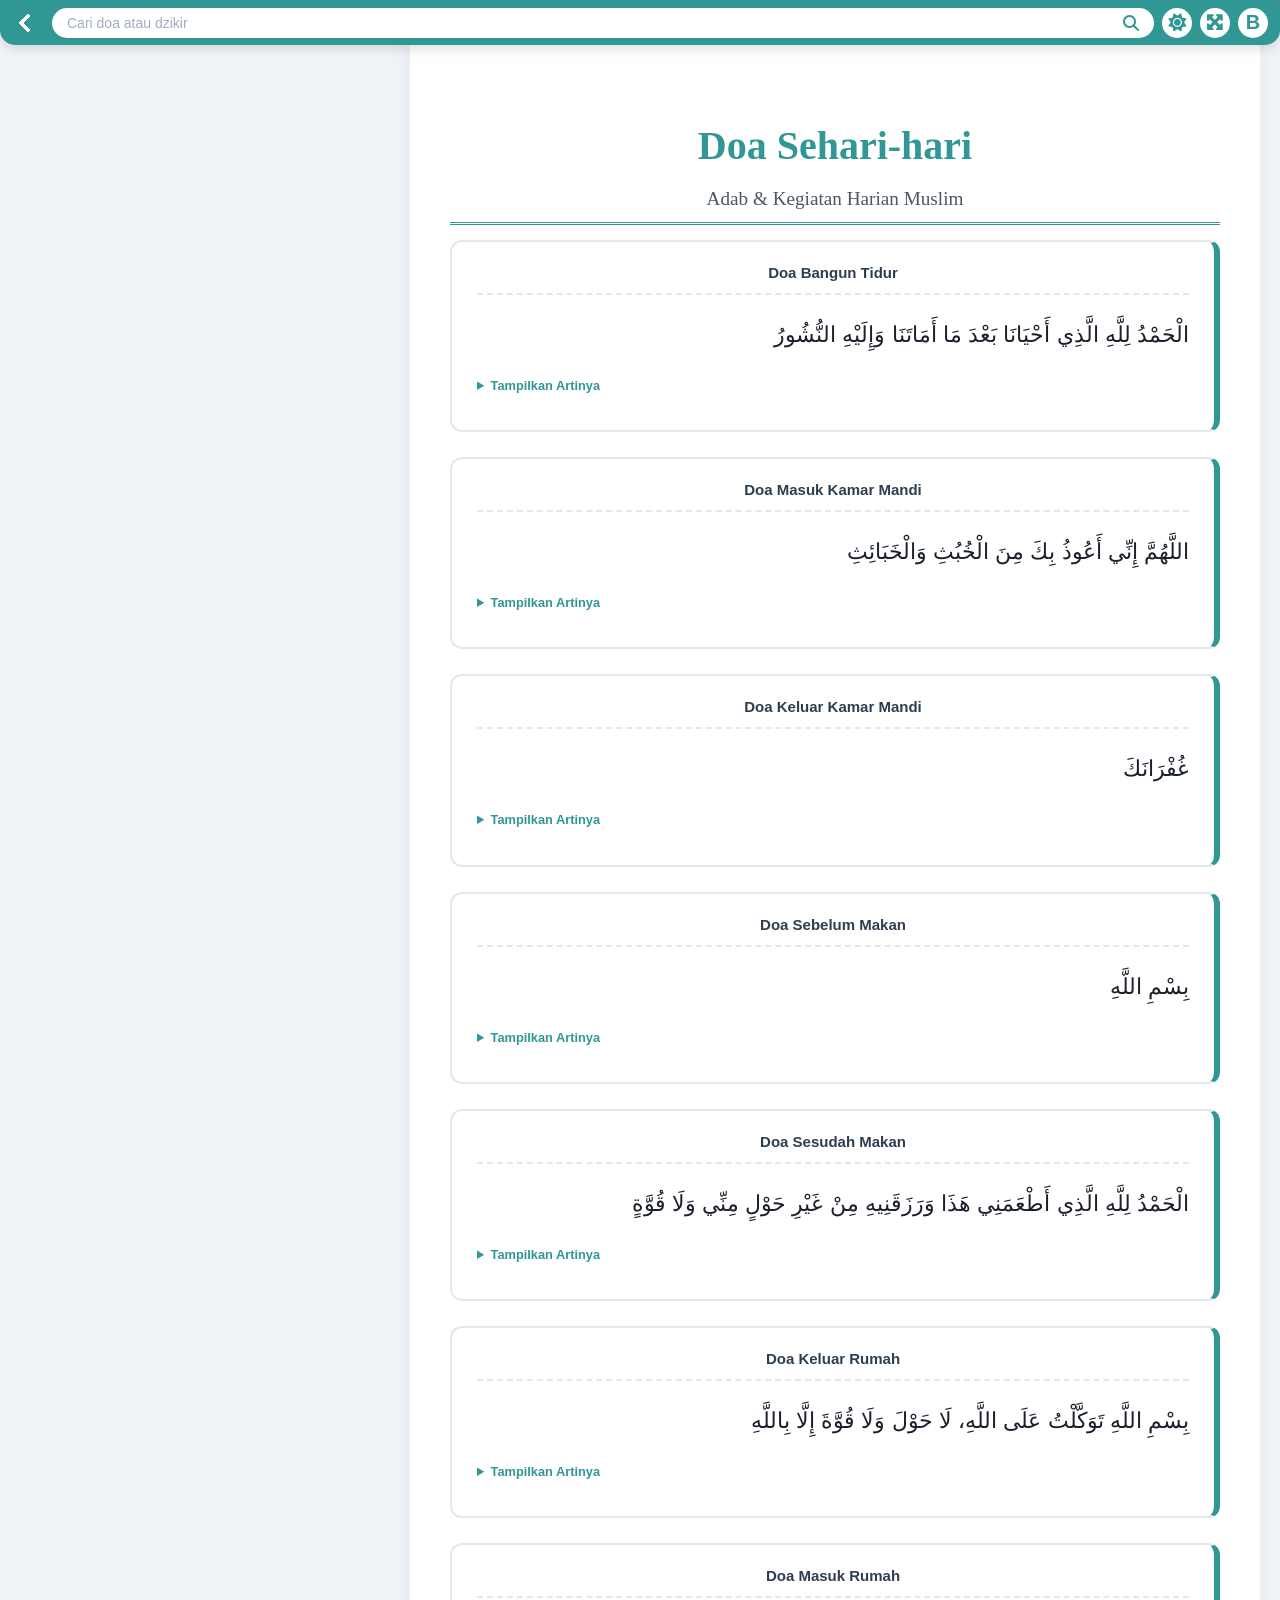
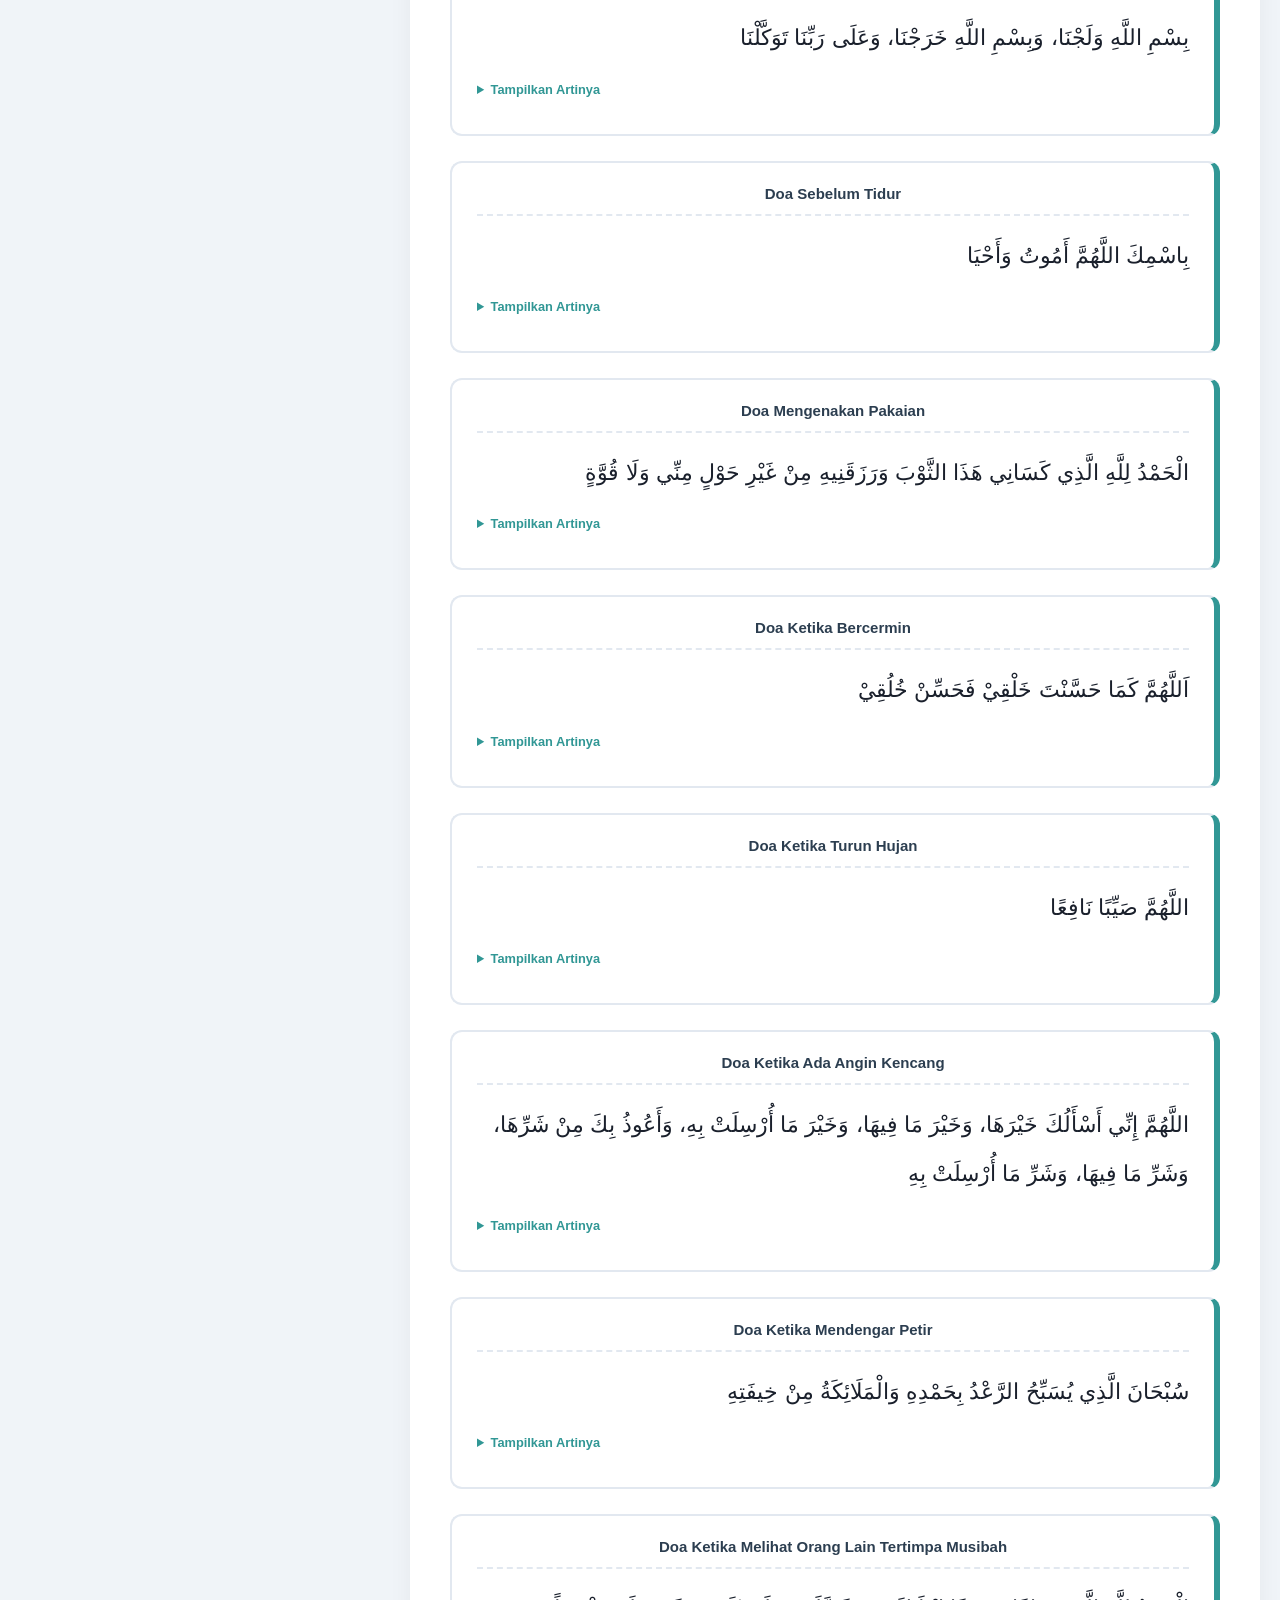
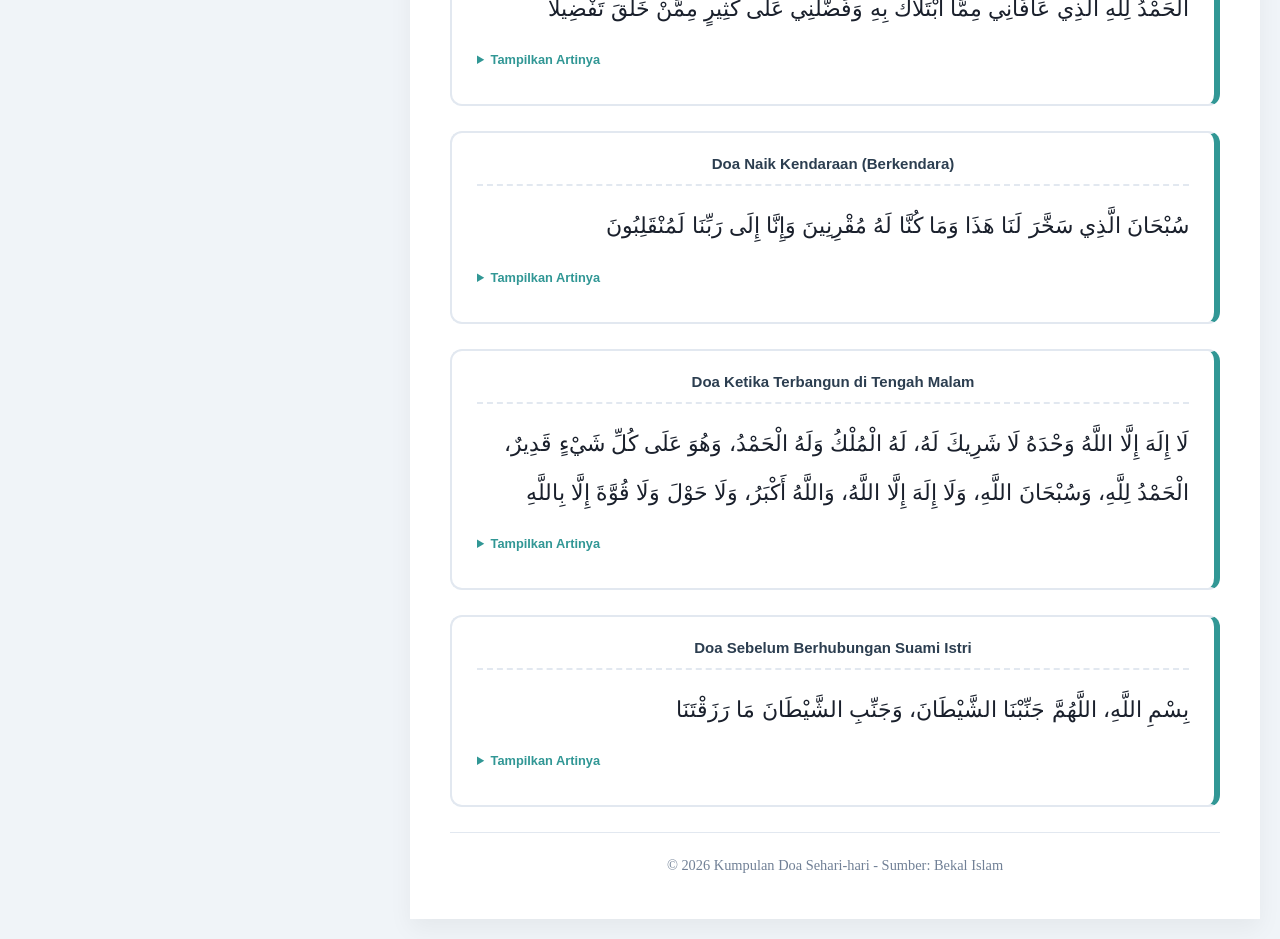
<file: doa-harian.html>
<!DOCTYPE html>
<html lang="id" dir="rtl">
<head>
    <meta charset="UTF-8">
    <meta name="viewport" content="width=device-width, initial-scale=1.0">
    <title>Kumpulan Doa - Kegiatan Sehari-hari</title>
    <link rel="stylesheet" href="search.css">
    <link rel="stylesheet" href="arabic.css">
    <link rel="stylesheet" href="https://cdnjs.cloudflare.com/ajax/libs/font-awesome/6.5.1/css/all.min.css">
<style>
.container {
    margin: 0 auto;
}

body {
    padding-top: 70px;
}
* {
    margin: 0;
    padding: 0;
    box-sizing: border-box;
    -webkit-tap-highlight-color: transparent;
}

html,
body {
    margin: 0;
    padding: 0;
    width: 100%;
    overflow-x: hidden;
}

/* ============================================
   2. CSS VARIABLES (THEMING)
   ============================================ */
/* Light Mode (default) */
:root {
    --bg-color: #f0f4f8;
    --text-color: #2d3748;
    --header-bg: #319795;
    --header-text: white;
    --menu-bg: white;
    --menu-text: #2d3748;
    --menu-hover-border: #319795;
    --menu-shadow: rgba(0,0,0,0.05);
    --menu-hover-shadow: rgba(0,0,0,0.1);
    --icon-bg: #e6fffa;
    --icon-color: #319795;
    --footer-text: #a0aec0;
    --toggle-bg: #e2e8f0;
    --toggle-circle: white;
}

/* Dark Mode */
[data-theme="dark"] {
    --bg-color: #1a202c;
    --text-color: #e2e8f0;
    --header-bg: #2c7a7b;
    --header-text: white;
    --menu-bg: #2d3748;
    --menu-text: #e2e8f0;
    --menu-hover-border: #4fd1c5;
    --menu-shadow: rgba(0,0,0,0.3);
    --menu-hover-shadow: rgba(0,0,0,0.5);
    --icon-bg: #2c7a7b;
    --icon-color: #4fd1c5;
    --footer-text: #718096;
    --toggle-bg: #4fd1c5;
    --toggle-circle: #1a202c;
}

/* ============================================
   3. BODY STYLES
   ============================================ */
body {
    font-family: 'Amiri', serif;
    background-color: var(--bg-color);
    color: var(--text-color);
    margin: 0;
    padding: 20px;
    line-height: 1.8;
    direction: rtl;
}

/* ============================================
   4. HEADER FIXED (FREEZE)
   ============================================ */
.top-header {
    position: fixed;
    top: 0;
    left: 0;
    right: 0;
    z-index: 9999;
    width: 100%;
    height: 45px;
    background: var(--header-bg);
    border-bottom-left-radius: 15px;
    border-bottom-right-radius: 15px;
    display: flex;
    align-items: center;
    padding: 0 12px;
    box-shadow: 0 4px 12px rgba(0,0,0,.12);
    direction: ltr;
}

/* ============================================
   5. TOP BAR (SEARCH + BUTTONS)
   ============================================ */
.top-bar {
    width: 100%;
    display: flex;
    align-items: center;
    gap: 8px;
    padding-left: 40px;
}

/* Back Button (jika ada di HTML nanti) */
.back-container {
    position: absolute;
    left: 12px;
    top: 50%;
    transform: translateY(-50%);
    cursor: pointer;
    width: 32px;
    height: 32px;
    display: flex;
    align-items: center;
    justify-content: center;
}

.back-button {
    width: 14px;
    height: 14px;
    border-left: 4px solid #fff;
    border-bottom: 4px solid #fff;
    transform: rotate(45deg);
    border-radius: 2px;
}

/* ============================================
   6. SEARCH BOX
   ============================================ */
.search-box {
    flex: 1;
    max-width: none;
    position: relative;
}

.search-box input {
    width: 100%;
    height: 30px;
    border: none;
    outline: none;
    border-radius: 999px;
    padding: 0 40px 0 15px;
    font-size: 14px;
    background: #fff;
    font-family: 'Inter', sans-serif;
}

.search-icon {
    position: absolute;
    right: 15px;
    top: 55%;
    transform: translateY(-50%);
    color: #319795;
    font-size: 16px;
    pointer-events: none;
}

/* ============================================
   7. BUTTONS (THEME TOGGLE & CONTROL)
   ============================================ */
.theme-toggle,
.control-btn {
    width: 30px;
    height: 30px;
    flex-shrink: 0;
    border: none;
    border-radius: 50%;
    background: #ffffff;
    color: #319795;
    display: flex;
    align-items: center;
    justify-content: center;
    cursor: pointer;
    transition: .3s;
    font-size: 18px;
}

.theme-toggle:hover,
.control-btn:hover {
    transform: scale(1.05);
}

.toggle-icon {
    font-size: 18px;
}

/* ============================================
   8. CONTAINER UTAMA
   ============================================ */
.container {
    max-width: 850px;
    margin: 0; /* Ubah angka terakhir dari 20px menjadi 0 */
    background: #ffffff;
    padding: 40px;
    border-radius: 20px 20px 0 0; /* Opsional: buat sudut bawah kotak agar tidak melengkung */
    box-shadow: 0 10px 25px rgba(0,0,0,0.05);
}

/* ============================================
   9. HEADER HALAMAN (JUDUL)
   ============================================ */
header {
    text-align: center;
    margin-top: 50px;
    margin-bottom: 15px;
    border-bottom: 3px double #319795;
    padding-bottom: 5px;
}

h1 {
    color: #319795;
    font-size: 2.5rem;
    margin: 0;
    direction: ltr;
}

.subtitle {
    font-size: 1.2rem;
    color: #4a5568;
    direction: ltr;
}

/* ============================================
   10. DZIKIR CARD
   ============================================ */
.dzikir-card {
    background: #fff;
    border: 2px solid #e2e8f0;
    border-right: 6px solid #319795;
    margin-bottom: 25px;
    padding: 25px;
    border-radius: 12px;
    position: relative;
}

.doa-title{
    display: block;
    text-align: center;
    font-family: 'Poppins', sans-serif;
    font-size: 15px;
    font-weight: 700;
    color: #2c3e50;
    margin: -10px 0 5px;
    line-height: 1.4;
}
details {
    direction: ltr;
    margin-top: 10px;
    font-family: 'Inter', sans-serif;
}

summary {
    cursor: pointer;
    color: #319795;
    font-weight: 600;
    font-size: 0.8rem;
    outline: none;
    user-select: none;
    margin-bottom: 8px;
}

summary:hover {
    color: #2c7a7b;
    text-decoration: underline;
}

.translation {
    display: block;
    padding: 10px 15px;
    background: #f7fafc;
    border-radius: 8px;
    font-size: 0.95rem;
    color: #4a5568;
    line-height: 1.6;
    font-style: italic;
}

/* ============================================
   12. INFO ROW (INSTRUKSI & REFERENCE)
   ============================================ */
.info-row {
    text-align: center;
    margin-top: 5px;
    margin-bottom: 15px;
    padding-bottom: 5px;
    border-bottom: 2px dashed #e2e8f0;
}

.instruction {
    color: #c53030;
    font-weight: bold;
    font-size: 0.95rem;
}

.ref-number {
    background: #319795;
    color: white;
    width: 28px;
    height: 28px;
    display: flex;
    align-items: center;
    justify-content: center;
    border-radius: 50%;
    font-size: 0.8rem;
    font-family: sans-serif;
}

/* ============================================
   13. FOOTER
   ============================================ */
footer {
    text-align: center;
    margin-top: 10px;
    padding-top: 20px;
    color: #718096;
    font-size: 0.9rem;
    border-top: 1px solid #e2e8f0;
    direction: ltr;
}

/* ============================================
   14. FONT SLIDER (POPUP)
   ============================================ */
.font-slider-box {
    position: absolute;
    top: 65px;
    right: 60px;

    background: #fff;
    padding: 10px 12px;
    border-radius: 12px;
    box-shadow: 0 8px 20px rgba(0,0,0,.15);

    display: none;
    align-items: center;
    gap: 10px;

    z-index: 9999;
}

.font-slider-box input[type="range"] {
    width: 120px;
    accent-color: #319795;
}

.font-slider-box span {
    font-size: 12px;
    min-width: 30px;
    text-align: center;
}

/* ============================================
   15. DARK MODE OVERRIDES
   ============================================ */
[data-theme="dark"] body {
    background: #1a202c;
    color: #e2e8f0;
}

[data-theme="dark"] .container {
    background: #2d3748;
}

[data-theme="dark"] .dzikir-card {
    background: #1f2937;
    border-color: #2c7a7b;
}

[data-theme="dark"] .arabic {
    color: #fff;
}

[data-theme="dark"] .translation {
    background: #374151;
    color: #e2e8f0;
}

[data-theme="dark"] summary {
    color: #4fd1c5;
}

[data-theme="dark"] .top-header {
    background: #2c7a7b;
}

[data-theme="dark"] .search-box input {
    background: #1f2937;
    color: #fff;
}

[data-theme="dark"] .search-box input::placeholder {
    color: rgba(255,255,255,.7);
}

[data-theme="dark"] .theme-toggle,
[data-theme="dark"] .control-btn {
    background: #1f2937;
    color: #4fd1c5;
}

[data-theme="dark"] .font-slider-box {
    background: #2d3748;
    color: #fff;
}

[data-theme="dark"] h1,
[data-theme="dark"] p {
    color: #4fd1c5;
}

[data-theme="dark"] .doa-title {
    color: #4fd1c5;
}

/* ============================================
   16. RESPONSIVE MOBILE (HP)
   ============================================ */
@media (max-width: 600px) {
    body {
        padding: 0;
        background-color: #ffffff;
    }

    .container {
        padding: 15px 10px;
        border-radius: 0;
        box-shadow: none;
    }

    .dzikir-card {
        padding: 15px;
        margin-bottom: 15px;
        border-radius: 8px;
    }

    .arabic {
        font-size: 1.6rem;
        line-height: 2;
    }

        h1 {
        font-size: 1.5rem;
    }

    .subtitle {
        font-size: 0.9rem;
    }
}
</style>
</head>
<body>
  <div class="top-header">
    <div class="back-container" onclick="goBack()">
        <div class="back-button"></div>
    </div>

    <div class="top-bar">
        <div class="search-box">
            <input type="text" placeholder="Cari doa atau dzikir">
            <span class="search-icon">
                <i class="fa-solid fa-magnifying-glass"></i>
            </span>
        </div>

        <button id="themeToggle" class="theme-toggle" title="Dark Mode">
            <i class="fa-solid fa-sun toggle-icon"></i>
        </button>

        <div id="fontSliderBox" class="font-slider-box">
            <input type="range" id="fontSlider" min="1.2" max="3.2" step="0.1" value="1.8">
            <span id="fontValue">1.8</span>
        </div>

        <button id="fontSizeBtn" class="control-btn" title="Ukuran Teks">
            <i class="fa-solid fa-maximize"></i>
        </button>

        <button id="boldBtn" class="control-btn" title="Bold Arab">
            <b style="font-size: 20px;">B</b>
        </button>
    </div>
</div>
<div class="container">
    <header>
        <h1>Doa Sehari-hari</h1>
        <p class="subtitle">Adab & Kegiatan Harian Muslim</p>
    </header>

    <div class="dzikir-content">
        <!-- Doa Bangun Tidur -->
        <div class="dzikir-card">
            <div class="info-row">             <span class="doa-title">Doa Bangun Tidur</span>
            </div>
            <span class="arabic">الْحَمْدُ لِلَّهِ الَّذِي أَحْيَانَا بَعْدَ مَا أَمَاتَنَا وَإِلَيْهِ النُّشُورُ</span>
            <details>
                <summary>Tampilkan Artinya</summary>
                <span class="translation">"Segala puji bagi Allah yang telah menghidupkan kami setelah mematikan kami (tidur) dan hanya kepada-Nya kami kembali."</span>
            </details>
        </div>

        <!-- Doa Masuk Kamar Mandi -->
        <div class="dzikir-card">
            <div class="info-row">             <span class="doa-title">Doa Masuk Kamar Mandi</span>
            </div>             <span class="arabic">اللَّهُمَّ إِنِّي أَعُوذُ بِكَ مِنَ الْخُبُثِ وَالْخَبَائِثِ</span>
            <details>
                <summary>Tampilkan Artinya</summary>
                <span class="translation">"Ya Allah, sesungguhnya aku berlindung kepada-Mu dari godaan setan laki-laki dan setan perempuan."</span>
            </details>
        </div>

        <!-- Doa Keluar Kamar Mandi -->
        <div class="dzikir-card">
            <div class="info-row">             <span class="doa-title">Doa Keluar Kamar Mandi</span>
            </div>             <span class="arabic">غُفْرَانَكَ</span>
            <details>
                <summary>Tampilkan Artinya</summary>
                <span class="translation">"Aku memohon ampunan-Mu."</span>
            </details>
        </div>

        <!-- Doa Sebelum Makan -->
        <div class="dzikir-card">
            <div class="info-row">             <span class="doa-title">Doa Sebelum Makan</span>
            </div>             <span class="arabic">بِسْمِ اللَّهِ</span>
            <details>
                <summary>Tampilkan Artinya</summary>
                <span class="translation">"Dengan nama Allah (aku makan)."</span>
            </details>
        </div>

        <!-- Doa Sesudah Makan -->
        <div class="dzikir-card">
            <div class="info-row">             <span class="doa-title">Doa Sesudah Makan</span>
            </div>             <span class="arabic">الْحَمْدُ لِلَّهِ الَّذِي أَطْعَمَنِي هَذَا وَرَزَقَنِيهِ مِنْ غَيْرِ حَوْلٍ مِنِّي وَلَا قُوَّةٍ</span>
            <details>
                <summary>Tampilkan Artinya</summary>
                <span class="translation">"Segala puji bagi Allah yang telah memberi makanan ini kepadaku dan memberi rezeki kepadaku tanpa daya dan kekuatan dariku."</span>
            </details>
        </div>

        <!-- Doa Keluar Rumah -->
        <div class="dzikir-card">
            <div class="info-row">             <span class="doa-title">Doa Keluar Rumah</span>
            </div>             <span class="arabic">بِسْمِ اللَّهِ تَوَكَّلْتُ عَلَى اللَّهِ، لَا حَوْلَ وَلَا قُوَّةَ إِلَّا بِاللَّهِ</span>
            <details>
                <summary>Tampilkan Artinya</summary>
                <span class="translation">"Dengan nama Allah, aku bertawakal kepada Allah, tiada daya dan kekuatan kecuali dengan pertolongan Allah."</span>
            </details>
        </div>

        <!-- Doa Masuk Rumah -->
        <div class="dzikir-card">
            <div class="info-row">             <span class="doa-title">Doa Masuk Rumah</span>
            </div>             <span class="arabic">بِسْمِ اللَّهِ وَلَجْنَا، وَبِسْمِ اللَّهِ خَرَجْنَا، وَعَلَى رَبِّنَا تَوَكَّلْنَا</span>
            <details>
                <summary>Tampilkan Artinya</summary>
                <span class="translation">"Dengan nama Allah kami masuk, dengan nama Allah kami keluar, dan kepada Tuhan kami, kami bertawakal." (Lalu ucapkan salam kepada keluarga).</span>
            </details>
        </div>

        <!-- Doa Sebelum Tidur -->
        <div class="dzikir-card">
            <div class="info-row">             <span class="doa-title">Doa Sebelum Tidur</span>
            </div>             <span class="arabic">بِاسْمِكَ اللَّهُمَّ أَمُوتُ وَأَحْيَا</span>
            <details>
                <summary>Tampilkan Artinya</summary>
                <span class="translation">"Dengan nama-Mu, ya Allah, aku mati dan aku hidup."</span>
            </details>
        </div>
        
        <div class="dzikir-card">
          <div class="info-row">             <span class="doa-title">Doa Mengenakan Pakaian</span>
            </div>             <span class="arabic">الْحَمْدُ لِلَّهِ الَّذِي كَسَانِي هَذَا الثَّوْبَ وَرَزَقَنِيهِ مِنْ غَيْرِ حَوْلٍ مِنِّي وَلَا قُوَّةٍ</span>
            <details>
                <summary>Tampilkan Artinya</summary>
                <span class="translation">"Segala puji bagi Allah yang telah memakaikan pakaian ini kepadaku dan memberikan rezeki pakaian ini kepadaku tanpa daya dan kekuatan dariku."</span>
            </details>
        </div>
                <!-- Doa Ketika Bercermin -->
        <div class="dzikir-card">
            <div class="info-row">             <span class="doa-title">Doa Ketika Bercermin</span>
            </div>             <span class="arabic">اَللَّهُمَّ كَمَا حَسَّنْتَ خَلْقِيْ فَحَسِّنْ خُلُقِيْ</span>
            <details>
                <summary>Tampilkan Artinya</summary>
                <span class="translation">"Ya Allah, sebagaimana Engkau telah membaguskan penciptaan fisikku, maka baguskanlah pula akhlakku."</span>
            </details>
        </div>
                <!-- Doa Ketika Turun Hujan -->
        <div class="dzikir-card">
            <div class="info-row">             <span class="doa-title">Doa Ketika Turun Hujan</span>
            </div>             <span class="arabic">اللَّهُمَّ صَيِّبًا نَافِعًا</span>
            <details>
                <summary>Tampilkan Artinya</summary>
                <span class="translation">"Ya Allah, turunkanlah pada kami hujan yang deras lagi bermanfaat."</span>
            </details>
        </div>
                <!-- Doa Ketika Ada Angin Kencang -->
        <div class="dzikir-card">
            <div class="info-row">             <span class="doa-title">Doa Ketika Ada Angin Kencang</span>
            </div>             <span class="arabic">اللَّهُمَّ إِنِّي أَسْأَلُكَ خَيْرَهَا، وَخَيْرَ مَا فِيهَا، وَخَيْرَ مَا أُرْسِلَتْ بِهِ، وَأَعُوذُ بِكَ مِنْ شَرِّهَا، وَشَرِّ مَا فِيهَا، وَشَرِّ مَا أُرْسِلَتْ بِهِ</span>
            <details>
                <summary>Tampilkan Artinya</summary>
                <span class="translation">"Ya Allah, sesungguhnya aku memohon kepada-Mu kebaikan angin ini, kebaikan apa yang ada di dalamnya, dan kebaikan tujuan angin ini diembuskan. Dan aku berlindung kepada-Mu dari keburukan angin ini, keburukan apa yang ada di dalamnya, dan keburukan tujuan angin ini diembuskan."</span>
            </details>
        </div>
                <!-- Doa Ketika Ada Petir -->
        <div class="dzikir-card">
            <div class="info-row">             <span class="doa-title">Doa Ketika Mendengar Petir</span>
            </div>             <span class="arabic">سُبْحَانَ الَّذِي يُسَبِّحُ الرَّعْدُ بِحَمْدِهِ وَالْمَلَائِكَةُ مِنْ خِيفَتِهِ</span>
            <details>
                <summary>Tampilkan Artinya</summary>
                <span class="translation">"Maha Suci Allah yang petir bertasbih dengan memuji-Nya, begitu juga para malaikat karena takut kepada-Nya."</span>
            </details>
        </div>
                  <!-- Doa Ketika Orang Lain Terkena Musibah -->
        <div class="dzikir-card">
            <div class="info-row">             <span class="doa-title">Doa Ketika Melihat Orang Lain Tertimpa Musibah</span>
            </div>             <span class="arabic">الْحَمْدُ لِلَّهِ الَّذِي عَافَانِي مِمَّا ابْتَلَاكَ بِهِ وَفَضَّلَنِي عَلَى كَثِيرٍ مِمَّنْ خَلَقَ تَفْضِيلًا</span>
            <details>
                <summary>Tampilkan Artinya</summary>
                <span class="translation">"Segala puji bagi Allah yang telah menyelamatkan aku dari musibah yang diberikan-Mu kepadamu, dan Allah telah melebihkan aku dengan keutamaan yang sempurna atas kebanyakan makhluk yang telah Dia ciptakan." (Dibaca lirih/dalam hati)</span>
            </details>
        </div>
                  <!-- Doa Berkendara / Naik Kendaraan -->
        <div class="dzikir-card">
            <div class="info-row">             <span class="doa-title">Doa Naik Kendaraan (Berkendara)</span>
            </div>             <span class="arabic">سُبْحَانَ الَّذِي سَخَّرَ لَنَا هَذَا وَمَا كُنَّا لَهُ مُقْرِنِينَ وَإِنَّا إِلَى رَبِّنَا لَمُنْقَلِبُونَ</span>
            <details>
                <summary>Tampilkan Artinya</summary>
                <span class="translation">"Maha Suci Allah yang telah menundukkan semua ini bagi kami padahal kami sebelumnya tidak mampu menguasainya, dan sesungguhnya kami pasti akan kembali kepada Tuhan kami."</span>
            </details>
        </div>
                  <!-- Doa Ketika Terbangun Saat Tidur -->
        <div class="dzikir-card">
            <div class="info-row">             <span class="doa-title">Doa Ketika Terbangun di Tengah Malam</span>
            </div>             <span class="arabic">لَا إِلَهَ إِلَّا اللَّهُ وَحْدَهُ لَا شَرِيكَ لَهُ، لَهُ الْمُلْكُ وَلَهُ الْحَمْدُ، وَهُوَ عَلَى كُلِّ شَيْءٍ قَدِيرٌ، الْحَمْدُ لِلَّهِ، وَسُبْحَانَ اللَّهِ، وَلَا إِلَهَ إِلَّا اللَّهُ، وَاللَّهُ أَكْبَرُ، وَلَا حَوْلَ وَلَا قُوَّةَ إِلَّا بِاللَّهِ</span>
            <details>
                <summary>Tampilkan Artinya</summary>
                <span class="translation">"Tidak ada sesembahan yang berhak disembah selain Allah semata, tidak ada sekutu bagi-Nya. Bagi-Nya kerajaan dan bagi-Nya segala puji. Dan Dia Mahakuasa atas segala sesuatu. Segala puji bagi Allah, Maha Suci Allah, tidak ada sesembahan yang berhak disembah selain Allah, Allah Maha Besar, dan tidak ada daya maupun kekuatan kecuali dengan pertolongan Allah." (Lalu mintalah ampunan atau berdoalah)</span>
            </details>
            </div>
                    <!-- Doa Sebelum Berhubungan Badan -->
        <div class="dzikir-card">
            <div class="info-row">             <span class="doa-title">Doa Sebelum Berhubungan Suami Istri</span>
            </div>             <span class="arabic">بِسْمِ اللَّهِ، اللَّهُمَّ جَنِّبْنَا الشَّيْطَانَ، وَجَنِّبِ الشَّيْطَانَ مَا رَزَقْتَنَا</span>
            <details>
                <summary>Tampilkan Artinya</summary>
                <span class="translation">"Dengan nama Allah, ya Allah, jauhkanlah kami dari syaitan dan jauhkanlah syaitan dari rezeki (keturunan) yang Engkau anugerahkan kepada kami."</span>
            </details>
        

        </div>

    </div>

    <footer>
        &copy; 2026 Kumpulan Doa Sehari-hari - Sumber: Bekal Islam
    </footer>
</div>
<script>
function goBack() {
    if (window.history.length > 1) {
        window.history.back();
    } else {
        window.location.href = "/";
    }
}

let arabSize = 1.4;
let sizeState = false;
let sliderVisible = false;
let boldState = false;

const fontBtn = document.getElementById("fontSizeBtn");
const sliderBox = document.getElementById("fontSliderBox");
const slider = document.getElementById("fontSlider");
const fontValue = document.getElementById("fontValue");
const boldBtn = document.getElementById("boldBtn");
const toggleButton = document.getElementById("themeToggle");
const htmlElement = document.documentElement;

function initArabFontSize() {
    if (slider) {
        slider.value = arabSize;
        document.querySelectorAll(".arabic").forEach(el => {
            el.style.fontSize = arabSize + "rem";
        });
        if (fontValue) fontValue.textContent = arabSize;
    }
}

if (fontBtn && sliderBox) {
    fontBtn.addEventListener("click", () => {
        sliderVisible = !sliderVisible;
        sliderBox.style.display = sliderVisible ? "flex" : "none";
    });
}

if (slider) {
    slider.addEventListener("input", () => {
        const size = slider.value;
        document.querySelectorAll(".arabic").forEach(el => {
            el.style.fontSize = size + "rem";
        });
        if (fontValue) fontValue.textContent = size;
        arabSize = parseFloat(size);
        sizeState = true;
    });
}

if (boldBtn) {
    boldBtn.addEventListener("click", () => {
        const arabics = document.querySelectorAll(".arabic");
        boldState = !boldState;
        arabics.forEach(el => {
            el.style.fontWeight = boldState ? "bold" : "normal";
        });
    });
}

const savedTheme = localStorage.getItem("theme") || "light";
htmlElement.setAttribute("data-theme", savedTheme);
updateThemeIcon(savedTheme);

if (toggleButton) {
    toggleButton.addEventListener("click", () => {
        const current = htmlElement.getAttribute("data-theme");
        const next = current === "light" ? "dark" : "light";
        htmlElement.setAttribute("data-theme", next);
        localStorage.setItem("theme", next);
        updateThemeIcon(next);
    });
}

function updateThemeIcon(theme) {
    const icon = document.querySelector(".toggle-icon");
    if (icon) {
        icon.className = theme === "dark"
            ? "fa-solid fa-moon toggle-icon"
            : "fa-solid fa-sun toggle-icon";
    }
}

function init() {
    initArabFontSize();
}

if (document.readyState === "loading") {
    document.addEventListener("DOMContentLoaded", init);
} else {
    init();
}
</script>
<script src="search.js"></script>
</body>
</html>
</file>
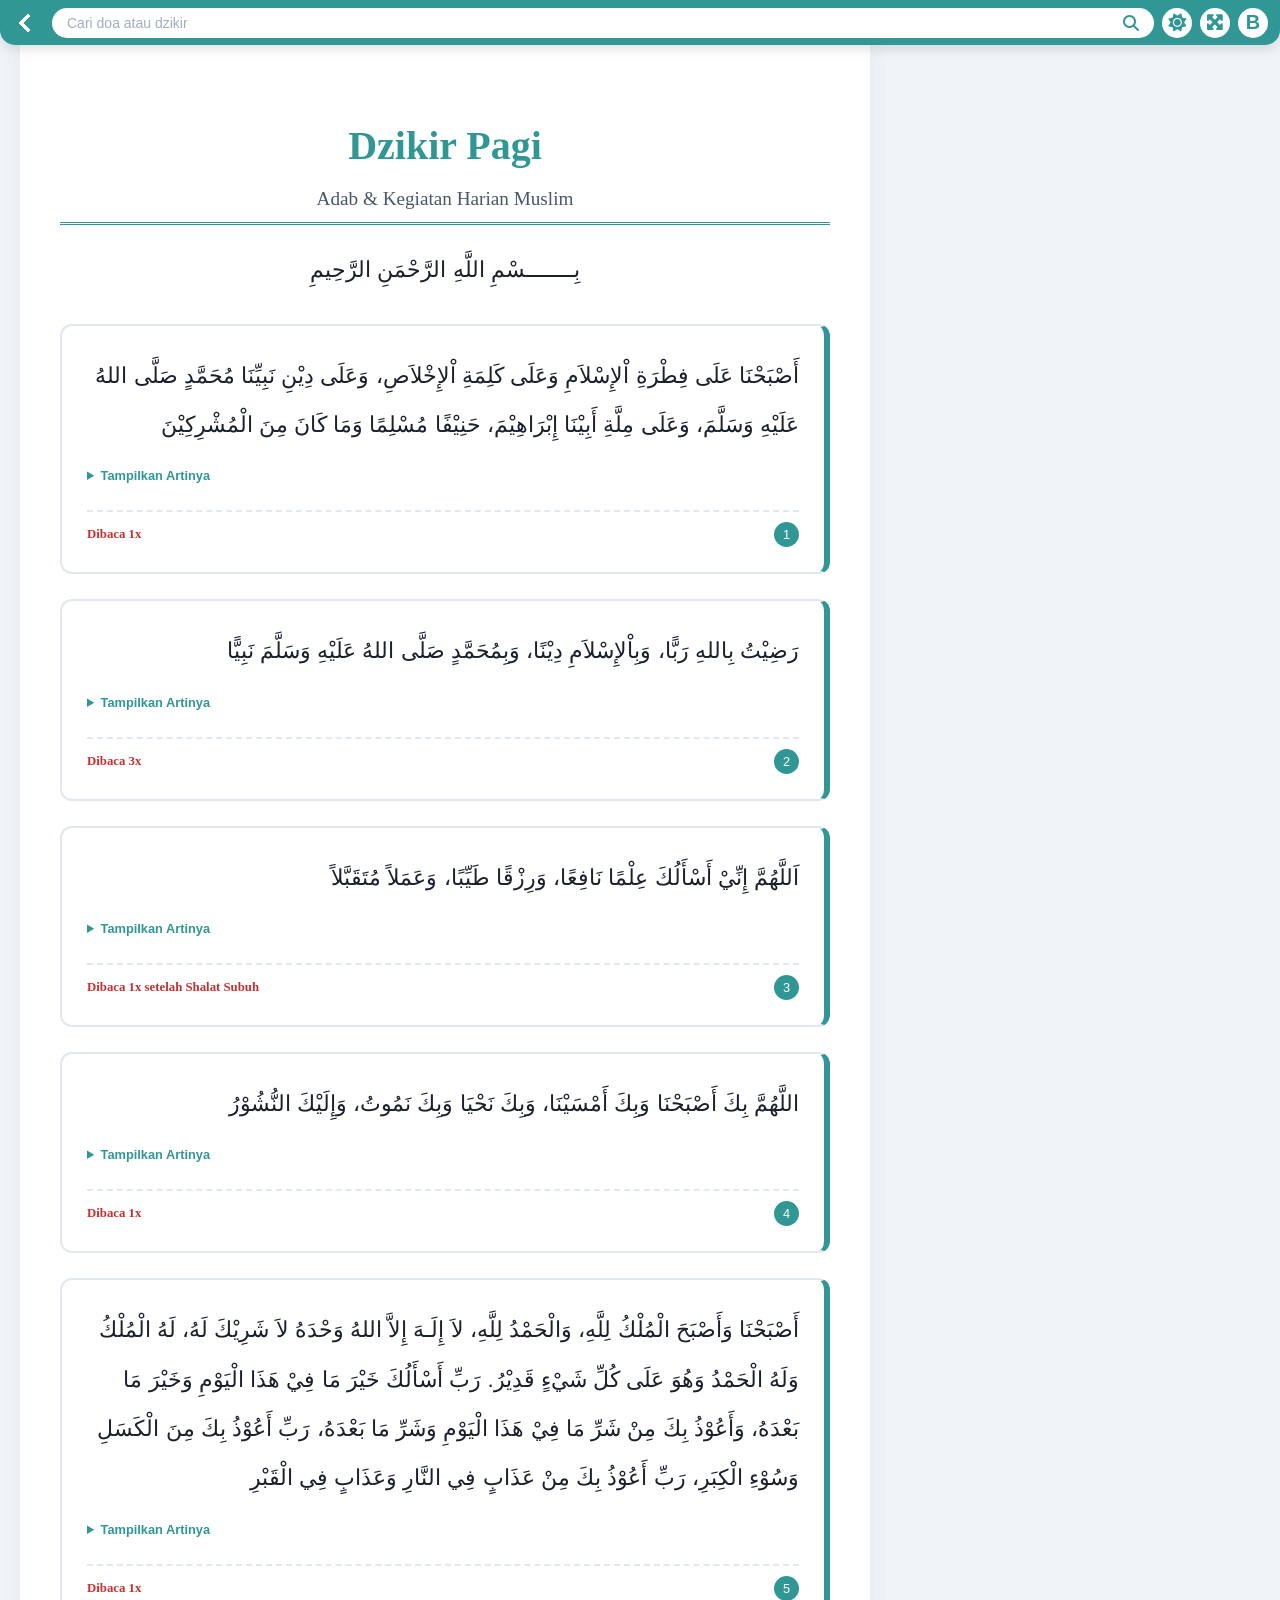
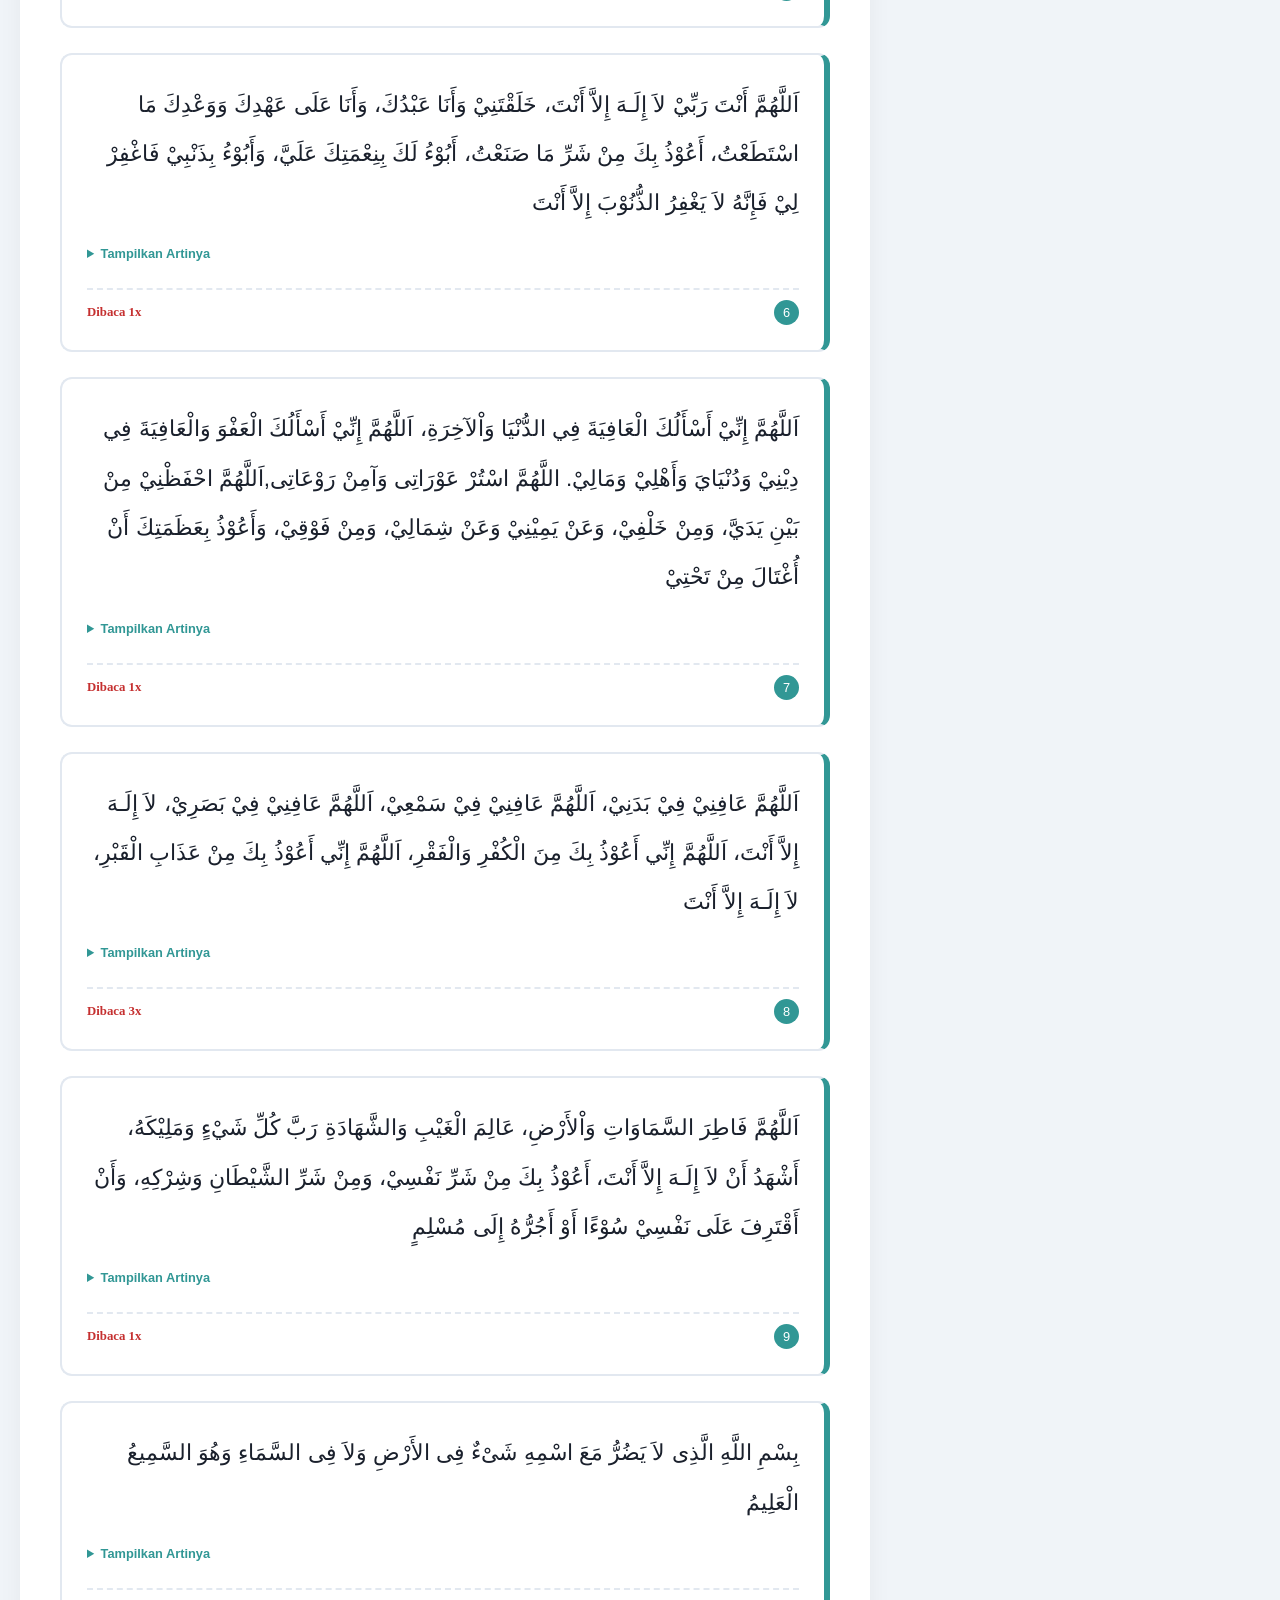
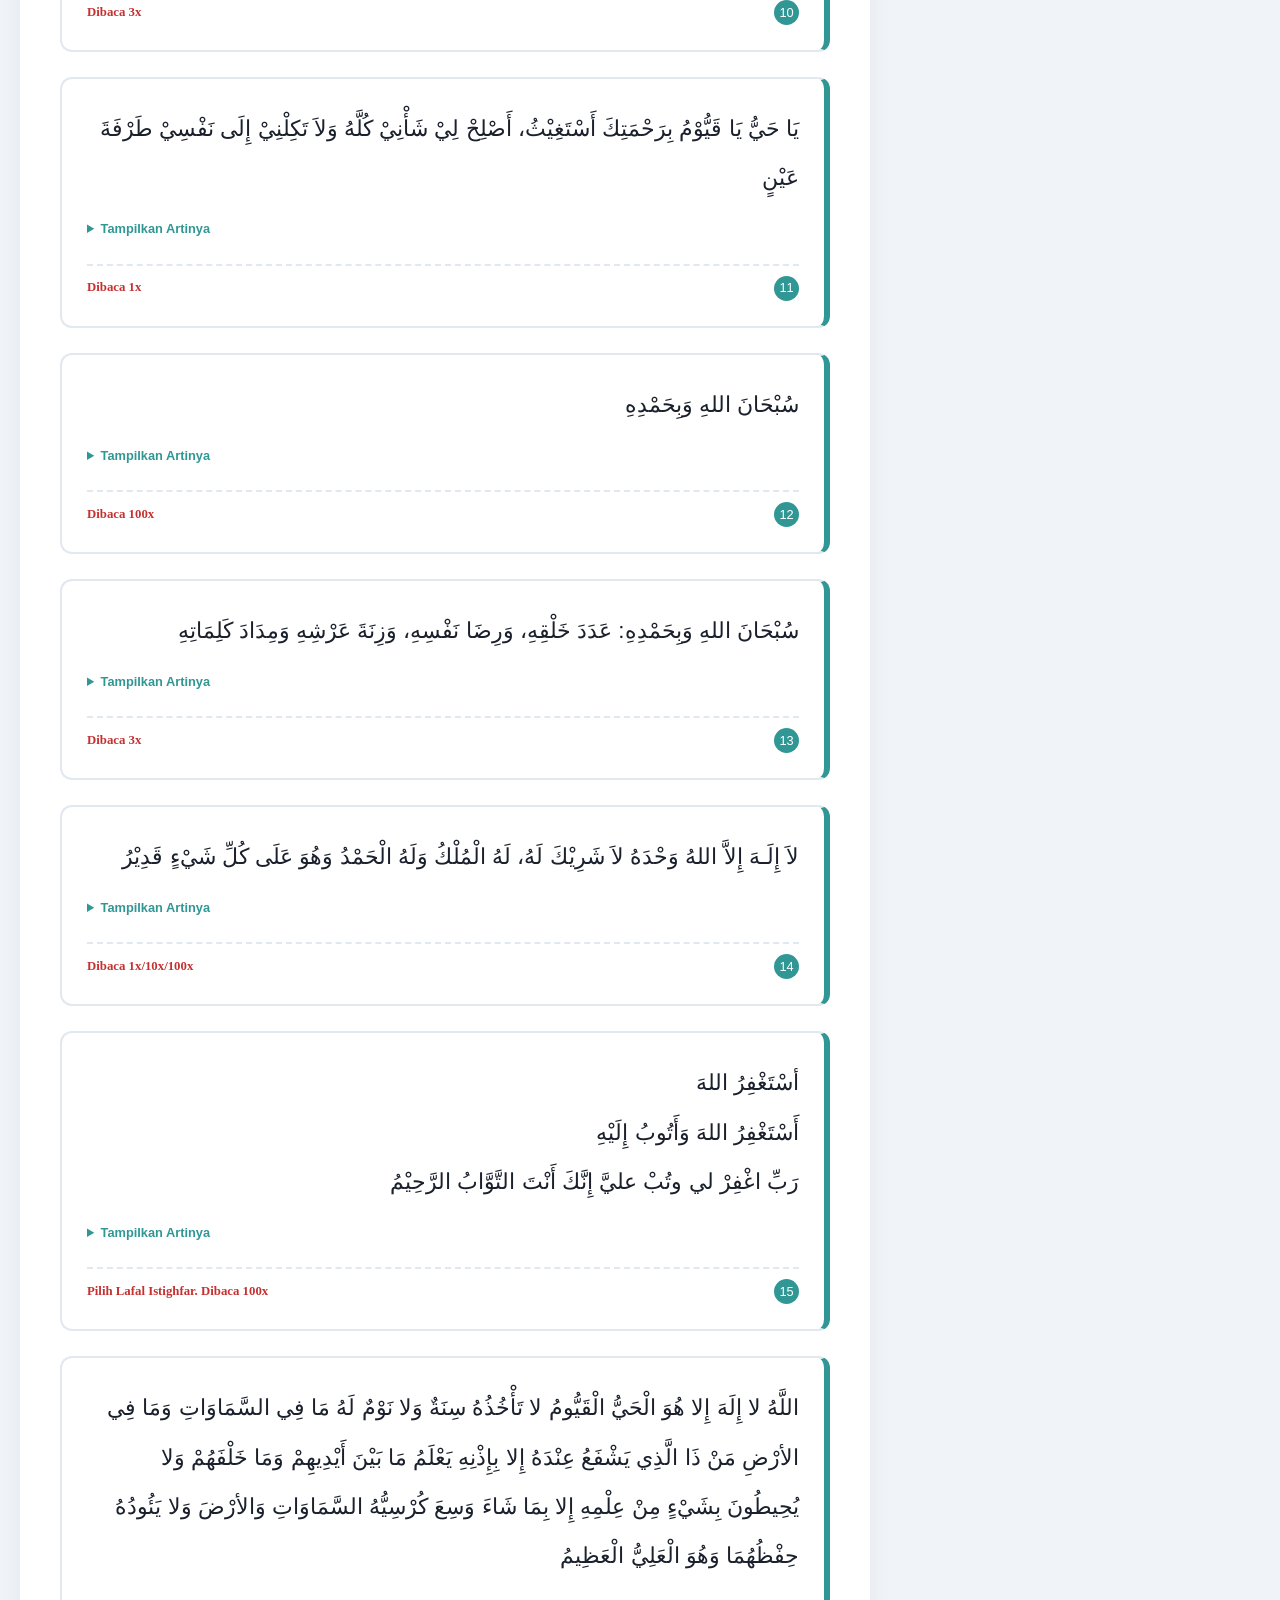
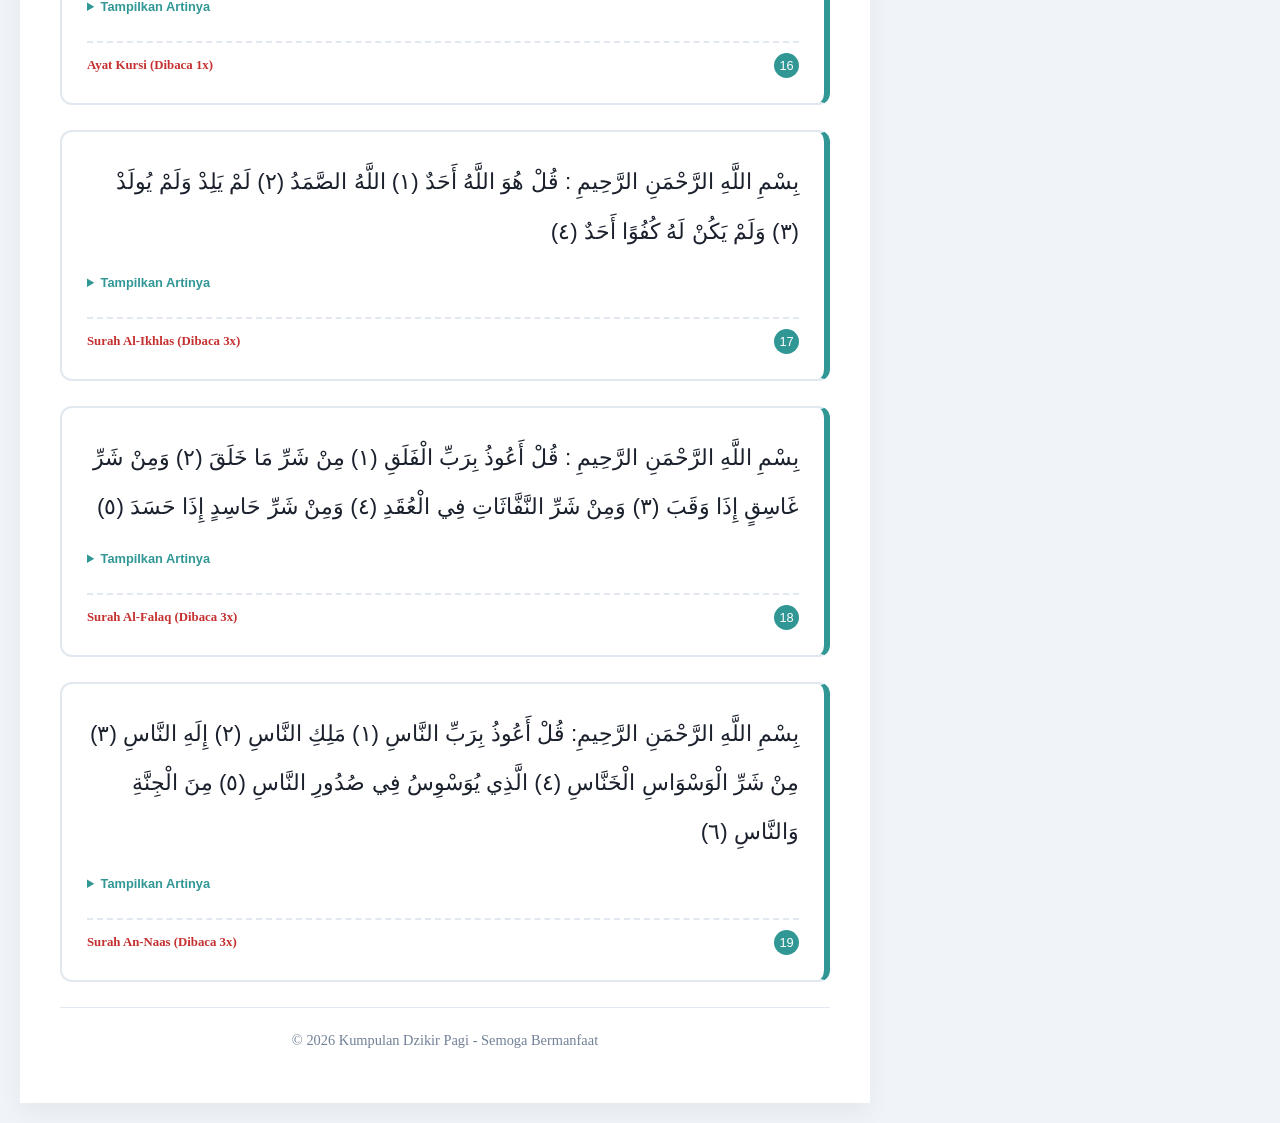
<file: dzikir-pagi.html>
<!DOCTYPE html>
<html lang="id" dir="ltr">
<head>
    <meta charset="UTF-8">
    <meta name="viewport" content="width=device-width, initial-scale=1.0">
    <title>Kumpulan Doa - Dzikir Pagi</title>
    <link rel="stylesheet" href="search.css">
    <link rel="stylesheet" href="arabic.css">
    <link rel="stylesheet"
href="https://cdnjs.cloudflare.com/ajax/libs/font-awesome/6.5.1/css/all.min.css">

</head>
    <style>
    .container {
    margin: 0 auto;
}

body {
    padding-top: 70px;
}
* {
    margin: 0;
    padding: 0;
    box-sizing: border-box;
    -webkit-tap-highlight-color: transparent;
}
html,
body {
    margin: 0;
    padding: 0;
    width: 100%;
    overflow-x: hidden;
}
:root {
    --bg-color: #f0f4f8;
    --text-color: #2d3748;
    --header-bg: #319795;
    --header-text: white;
    --menu-bg: white;
    --menu-text: #2d3748;
    --menu-hover-border: #319795;
    --menu-shadow: rgba(0,0,0,0.05);
    --menu-hover-shadow: rgba(0,0,0,0.1);
    --icon-bg: #e6fffa;
    --icon-color: #319795;
    --footer-text: #a0aec0;
    --toggle-bg: #e2e8f0;
    --toggle-circle: white;
}
[data-theme="dark"] {
    --bg-color: #1a202c;
    --text-color: #e2e8f0;
    --header-bg: #2c7a7b;
    --header-text: white;
    --menu-bg: #2d3748;
    --menu-text: #e2e8f0;
    --menu-hover-border: #4fd1c5;
    --menu-shadow: rgba(0,0,0,0.3);
    --menu-hover-shadow: rgba(0,0,0,0.5);
    --icon-bg: #2c7a7b;
    --icon-color: #4fd1c5;
    --footer-text: #718096;
    --toggle-bg: #4fd1c5;
    --toggle-circle: #1a202c;
}
body {
    font-family: 'Amiri', serif;
    background-color: var(--bg-color);
    color: var(--text-color);
    margin: 0;
    padding: 20px;
    line-height: 1.8;
}
.top-header {
    position: fixed;
    top: 0;
    left: 0;
    right: 0;
    z-index: 9999;

    width: 100%;
    height: 45px;

    background: var(--header-bg);

    border-bottom-left-radius: 15px;
    border-bottom-right-radius: 15px;

    display: flex;
    align-items: center;
    padding: 0 12px;

    box-shadow: 0 4px 12px rgba(0,0,0,.12);
}
.top-bar {
    width: 100%;
    display: flex;
    align-items: center;
    gap: 8px;
    padding-left: 40px;
}
.back-container {
    position: absolute;
    left: 12px;
    top: 50%;
    transform: translateY(-50%);
    cursor: pointer;
    width: 32px;
    height: 32px;
    display: flex;
    align-items: center;
    justify-content: center;
}
.back-button {
    width: 14px;
    height: 14px;
    border-left: 4px solid #fff;
    border-bottom: 4px solid #fff;
    transform: rotate(45deg);
    border-radius: 2px;
}
.search-box {
    flex: 1;
    max-width: none;
    position: relative;
}
.search-box input {
    width: 100%;
    height: 30px;
    border: none;
    outline: none;
    border-radius: 999px;
    padding: 0 40px 0 15px;
    font-size: 14px;
    background: #fff;
}
.search-icon {
    position: absolute;
    right: 15px;
    top: 55%;
    transform: translateY(-50%);
    color: #319795;
    font-size: 16px;
    pointer-events: none;
}
.theme-toggle,
.control-btn {
    width: 30px;
    height: 30px;
    flex-shrink: 0;
    border: none;
    border-radius: 50%;
    background: #ffffff;
    color: #319795;
    display: flex;
    align-items: center;
    justify-content: center;
    cursor: pointer;
    transition: .3s;
    font-size: 18px;
}
.theme-toggle:hover,
.control-btn:hover {
    transform: scale(1.05);
}
.toggle-icon {
    font-size: 18px;
}
.container {
    max-width: 850px;
    margin: 0; /* Ubah angka terakhir dari 20px menjadi 0 */
    background: #ffffff;
    padding: 40px;
    border-radius: 20px 20px 0 0; /* Opsional: buat sudut bawah kotak agar tidak melengkung */
    box-shadow: 0 10px 25px rgba(0,0,0,0.05);
}
header {
    text-align: center;
    margin-top:50px;
    margin-bottom: 40px;
    border-bottom: 3px double #319795;
    padding-bottom: 5px;
}

h1 {
    color: #319795;
    font-size: 2.5rem;
    margin: 0;
    direction: ltr;
}
.subtitle {
    font-size: 1.2rem;
    color: #4a5568;
    direction: ltr;
}
.dzikir-card {
    background: #fff;
    border: 2px solid #e2e8f0;
    border-right: 6px solid #319795;
    margin-bottom: 25px;
    padding: 25px;
    border-radius: 12px;
    position: relative;
}
details {
    direction: ltr;
    margin-top: 10px;
    font-family: 'Inter', sans-serif;
}
summary {
    cursor: pointer;
    color: #319795;
    font-weight: 600;
    font-size: 0.8rem;
    outline: none;
    user-select: none;
    margin-bottom: 8px;
}
summary:hover {
    color: #2c7a7b;
    text-decoration: underline;
}
.translation {
    display: block;
    padding: 10px 15px;
    background: #f7fafc;
    border-radius: 8px;
    font-size: 0.95rem;
    color: #4a5568;
    line-height: 1.6;
    font-style: italic;
}
.info-row {
    display: flex;
    justify-content: space-between;
    align-items: center;
    border-top: 2px dashed #e2e8f0;
    padding-top: 10px;
    margin-top: 15px;
    direction: ltr;
}
.instruction {
    color: #c53030;
    font-weight: bold;
    font-size: 0.8rem;
}
.ref-number {
    background: #319795;
    color: white;
    width: 25px;
    height: 25px;
    display: flex;
    align-items: center;
    justify-content: center;
    border-radius: 50%;
    font-size: 0.8rem;
    font-family: sans-serif;
}
footer {
    text-align: center;
    margin-top: 10px;
    padding-top: 20px;
    padding-bottom: 10px; /* Tambahkan ini */
    color: #718096;
    font-size: 0.9rem;
    border-top: 1px solid #e2e8f0;
    direction: ltr;
    /* margin-bottom: -20px; <-- Hapus baris ini */
}
.font-slider-box {
    position: absolute;
    top: 65px;
    right: 60px;

    background: #fff;
    padding: 10px 12px;
    border-radius: 12px;
    box-shadow: 0 8px 20px rgba(0,0,0,.15);

    display: none;
    align-items: center;
    gap: 10px;

    z-index: 9999;
}
.font-slider-box input[type="range"] {
    width: 120px;
    accent-color: #319795;
}
.font-slider-box span {
    font-size: 12px;
    min-width: 30px;
    text-align: center;
}
[data-theme="dark"] body {
    background: #1a202c;
    color: #e2e8f0;
}
[data-theme="dark"] .container {
    background: #2d3748;
}
[data-theme="dark"] .dzikir-card {
    background: #1f2937;
    border-color: #2c7a7b;
}
[data-theme="dark"] .arabic {
    color: #fff;
}
[data-theme="dark"] .translation {
    background: #374151;
    color: #e2e8f0;
}
[data-theme="dark"] summary {
    color: #4fd1c5;
}
[data-theme="dark"] .top-header {
    background: #2c7a7b;
}
[data-theme="dark"] .search-box input {
    background: #1f2937;
    color: #fff;
}
[data-theme="dark"] .search-box input::placeholder {
    color: rgba(255,255,255,.7);
}
[data-theme="dark"] .theme-toggle,
[data-theme="dark"] .control-btn {
    background: #1f2937;
    color: #4fd1c5;
}
[data-theme="dark"] .font-slider-box {
    background: #2d3748;
    color: #fff;
}
[data-theme="dark"] h1,
[data-theme="dark"] p {
    color: #4fd1c5;
}
@media (max-width: 600px) {
    body {
        padding: 0;
        background-color: #ffffff;
    }
    .container {
        padding: 15px 10px;
        border-radius: 0;
        box-shadow: none;
    }
    .dzikir-card {
        padding: 15px;
        margin-bottom: 15px;
        border-radius: 8px;
    }
    .arabic {
        font-size: 1.6rem;
        line-height: 2;
    }
        h1 {
        font-size: 1.5rem;
    }

    .subtitle {
        font-size: 0.9rem;
    }
}
    </style>
</head>
<body>
<!-- ============================================
     1. FIXED HEADER (STICKY TOP)
     ============================================ -->
<div class="top-header">
    <!-- Back Button -->
    <div class="back-container" onclick="goBack()">
        <div class="back-button"></div>
    </div>

    <!-- Search & Controls -->
    <div class="top-bar">
        <!-- Search Box -->
        <div class="search-box">
            <input type="text" placeholder="Cari doa atau dzikir">
            <span class="search-icon">
                <i class="fa-solid fa-magnifying-glass"></i>
            </span>
        </div>

        <!-- Dark Mode Toggle -->
        <button id="themeToggle" class="theme-toggle" title="Dark Mode">
            <i class="fa-solid fa-sun toggle-icon"></i>
        </button>

        <!-- Font Size Slider (Hidden by default) -->
        <div id="fontSliderBox" class="font-slider-box">
            <input type="range" id="fontSlider" min="1.2" max="3.2" step="0.1" value="1.8">
            <span id="fontValue">1.8</span>
        </div>

        <!-- Font Size Button -->
        <button id="fontSizeBtn" class="control-btn" title="Ukuran Teks">
            <i class="fa-solid fa-maximize"></i>
        </button>

        <!-- Bold Arab Button -->
        <button id="boldBtn" class="control-btn" title="Bold Arab">
            <b style="font-size: 20px;">B</b>
        </button>
    </div>
</div>

<!-- ============================================
     2. MAIN CONTAINER
     ============================================ -->
<div class="container">
    <!-- Page Header -->
    <header>
        <h1>Dzikir Pagi</h1>
        <p class="subtitle">Adab & Kegiatan Harian Muslim</p>
    </header>

    <!-- ============================================
         3. DZIKIR CONTENT
         ============================================ -->
    <div class="dzikir-content">
        <!-- Bismillah -->
        <span class="arabic" style="text-align: center; margin-top: -20px; margin-bottom: 30px;">بِــــــــسْمِ اللَّهِ الرَّحْمَنِ الرَّحِيمِ</span>
		
        <!-- [1] Dzikir 1 -->
        <div class="dzikir-card">
            <span class="arabic">أَصْبَحْنَا عَلَى فِطْرَةِ اْلإِسْلاَمِ وَعَلَى كَلِمَةِ اْلإِخْلاَصِ، وَعَلَى دِيْنِ نَبِيِّنَا مُحَمَّدٍ صَلَّى اللهُ عَلَيْهِ وَسَلَّمَ، وَعَلَى مِلَّةِ أَبِيْنَا إِبْرَاهِيْمَ، حَنِيْفًا مُسْلِمًا وَمَا كَانَ مِنَ الْمُشْرِكِيْنَ</span>
            <details>
                <summary>Tampilkan Artinya</summary>
                <span class="translation">"Kami memasuki pagi hari di atas fitrah Islam, di atas kalimat ikhlas, di atas agama Nabi kami Muhammad SAW dan di atas millah bapak kami Ibrahim yang hanif lagi berserah diri, dan beliau bukanlah termasuk orang musyrik."</span>
            </details>
            <div class="info-row">
                <span class="instruction">Dibaca 1x</span>
                <span class="ref-number">1</span>
            </div>
        </div>

        <!-- [2] Dzikir 2 -->
        <div class="dzikir-card">
            <span class="arabic">رَضِيْتُ بِاللهِ رَبًّا، وَبِاْلإِسْلاَمِ دِيْنًا، وَبِمُحَمَّدٍ صَلَّى اللهُ عَلَيْهِ وَسَلَّمَ نَبِيًّا</span>
            <details>
                <summary>Tampilkan Artinya</summary>
                <span class="translation">"Aku ridha Allah sebagai Rabb, Islam sebagai agama dan Muhammad SAW sebagai nabi."</span>
            </details>
            <div class="info-row">
                <span class="instruction">Dibaca 3x</span>
                <span class="ref-number">2</span>
            </div>
        </div>

        <!-- [3] Dzikir 3 -->
        <div class="dzikir-card">
            <span class="arabic">اَللَّهُمَّ إِنِّيْ أَسْأَلُكَ عِلْمًا نَافِعًا، وَرِزْقًا طَيِّبًا، وَعَمَلاً مُتَقَبَّلاً</span>
            <details>
                <summary>Tampilkan Artinya</summary>
                <span class="translation">"Ya Allah, sesungguhnya aku memohon kepada-Mu ilmu yang bermanfaat, rezeki yang baik dan amal yang diterima."</span>
            </details>
            <div class="info-row">
                <span class="instruction">Dibaca 1x setelah Shalat Subuh</span>
                <span class="ref-number">3</span>
            </div>
        </div>

        <!-- [4] Dzikir 4 -->
        <div class="dzikir-card">
            <span class="arabic">اللَّهُمَّ بِكَ أَصْبَحْنَا وَبِكَ أَمْسَيْنَا، وَبِكَ نَحْيَا وَبِكَ نَمُوتُ، وَإِلَيْكَ النُّشُوْرُ</span>
            <details>
                <summary>Tampilkan Artinya</summary>
                <span class="translation">"Ya Allah, dengan-Mu kami memasuki pagi, dengan-Mu kami memasuki petang, dengan-Mu kami hidup, dengan-Mu kami mati, dan kepada-Mu tempat kembali."</span>
            </details>
            <div class="info-row">
                <span class="instruction">Dibaca 1x</span>
                <span class="ref-number">4</span>
            </div>
        </div>

        <!-- [5] Dzikir 5 -->
        <div class="dzikir-card">
            <span class="arabic">أَصْبَحْنَا وَأَصْبَحَ الْمُلْكُ لِلَّهِ، وَالْحَمْدُ لِلَّهِ، لاَ إِلَـهَ إِلاَّ اللهُ وَحْدَهُ لاَ شَرِيْكَ لَهُ، لَهُ الْمُلْكُ وَلَهُ الْحَمْدُ وَهُوَ عَلَى كُلِّ شَيْءٍ قَدِيْرُ. رَبِّ أَسْأَلُكَ خَيْرَ مَا فِيْ هَذَا الْيَوْمِ وَخَيْرَ مَا بَعْدَهُ، وَأَعُوْذُ بِكَ مِنْ شَرِّ مَا فِيْ هَذَا الْيَوْمِ وَشَرِّ مَا بَعْدَهُ، رَبِّ أَعُوْذُ بِكَ مِنَ الْكَسَلِ وَسُوْءِ الْكِبَرِ، رَبِّ أَعُوْذُ بِكَ مِنْ عَذَابٍ فِي النَّارِ وَعَذَابٍ فِي الْقَبْرِ</span>
            <details>
                <summary>Tampilkan Artinya</summary>
                <span class="translation">"Kami memasuki pagi hari dan kerajaan (alam semesta) ini hanyalah milik Allah. Segala puji bagi Allah. Tidak ada sembahan yang berhak disembah selain Allah semata, tidak ada sekutu bagi-Nya. Milik-Nya segala kerajaan dan bagi-Nya segala puji, dan Dia Maha Kuasa atas segala sesuatu. Wahai Rabbku, aku memohon kepada-Mu kebaikan di hari ini dan kebaikan sesudahnya. Dan aku berlindung kepada-Mu dari keburukan di hari ini dan keburukan sesudahnya. Wahai Rabbku, aku berlindung kepada-Mu dari kemalasan dan keburukan di hari tua. Wahai Rabbku, aku berlindung kepada-Mu dari siksaan di neraka dan siksaan di dalam kubur."</span>
            </details>
            <div class="info-row">
                <span class="instruction">Dibaca 1x</span>
                <span class="ref-number">5</span>
            </div>
        </div>

        <!-- [6] Sayyidul Istighfar -->
        <div class="dzikir-card">
            <span class="arabic">اَللَّهُمَّ أَنْتَ رَبِّيْ لاَ إِلَـهَ إِلاَّ أَنْتَ، خَلَقْتَنِيْ وَأَنَا عَبْدُكَ، وَأَنَا عَلَى عَهْدِكَ وَوَعْدِكَ مَا اسْتَطَعْتُ، أَعُوْذُ بِكَ مِنْ شَرِّ مَا صَنَعْتُ، أَبُوْءُ لَكَ بِنِعْمَتِكَ عَلَيَّ، وَأَبُوْءُ بِذَنْبِيْ فَاغْفِرْ لِيْ فَإِنَّهُ لاَ يَغْفِرُ الذُّنُوْبَ إِلاَّ أَنْتَ</span>
            <details>
                <summary>Tampilkan Artinya</summary>
                <span class="translation">"Ya Allah, Engkau adalah Rabbku, tidak ada ilah yang berhak disembah kecuali Engkau. Engkaulah yang menciptakanku. Aku adalah hamba-Mu. Aku akan setia pada perjanjianku dengan-Mu (untuk beriman dan beramal shalih) semampuku. Aku berlindung kepada-Mu dari keburukan apa yang telah aku perbuat. Aku mengakui nikmat-Mu kepadaku dan aku mengakui dosaku, maka ampunilah aku. Karena sesungguhnya tidak ada yang dapat mengampuni dosa melainkan Engkau."</span>
            </details>
            <div class="info-row">
                <span class="instruction">Dibaca 1x</span>
                <span class="ref-number">6</span>
            </div>
        </div>

        <!-- [7] Doa Afiyah -->
        <div class="dzikir-card">
            <span class="arabic">اَللَّهُمَّ إِنِّيْ أَسْأَلُكَ الْعَافِيَةَ فِي الدُّنْيَا وَاْلآخِرَةِ، اَللَّهُمَّ إِنِّيْ أَسْأَلُكَ الْعَفْوَ وَالْعَافِيَةَ فِي دِيْنِيْ وَدُنْيَايَ وَأَهْلِيْ وَمَالِيْ. اللَّهُمَّ اسْتُرْ عَوْرَاتِى وَآمِنْ رَوْعَاتِى,اَللَّهُمَّ احْفَظْنِيْ مِنْ بَيْنِ يَدَيَّ، وَمِنْ خَلْفِيْ، وَعَنْ يَمِيْنِيْ وَعَنْ شِمَالِيْ، وَمِنْ فَوْقِيْ، وَأَعُوْذُ بِعَظَمَتِكَ أَنْ أُغْتَالَ مِنْ تَحْتِيْ</span>
            <details>
                <summary>Tampilkan Artinya</summary>
                <span class="translation">"Ya Allah, sesungguhnya aku memohon kebajikan dan keselamatan di dunia dan akhirat. Ya Allah, sesungguhnya aku memohon ampunan dan keselamatan dalam agama, dunia, keluarga, dan hartaku. Ya Allah, tutupilah auratku (aib dan sesuatu yang tidak layak dilihat orang) dan tentramkanlah aku dari rasa takut. Ya Allah, jagalah aku dari depan, belakang, kanan, kiri, dan atasku. Aku berlindung dengan keagungan-Mu, agar aku tidak disambar (dibinasakan) dari bawahku."</span>
            </details>
            <div class="info-row">
                <span class="instruction">Dibaca 1x</span>
                <span class="ref-number">7</span>
            </div>
        </div>

        <!-- [8] Doa Kesehatan -->
        <div class="dzikir-card">
            <span class="arabic">اَللَّهُمَّ عَافِنِيْ فِيْ بَدَنِيْ، اَللَّهُمَّ عَافِنِيْ فِيْ سَمْعِيْ، اَللَّهُمَّ عَافِنِيْ فِيْ بَصَرِيْ، لاَ إِلَـهَ إِلاَّ أَنْتَ، اَللَّهُمَّ إِنِّي أَعُوْذُ بِكَ مِنَ الْكُفْرِ وَالْفَقْرِ، اَللَّهُمَّ إِنِّي أَعُوْذُ بِكَ مِنْ عَذَابِ الْقَبْرِ، لاَ إِلَـهَ إِلاَّ أَنْتَ </span>
            <details>
                <summary>Tampilkan Artinya</summary>
                <span class="translation">"Ya Allah, sehatkanlah badanku. Ya Allah, sehatkanlah pendengaranku. Ya Allah, sehatkanlah penglihatanku. Tidak ada ilah yang berhak disembah kecuali Engkau. Ya Allah, aku berlindung kepada-Mu dari kekafiran dan kefakiran. Ya Allah, aku berlindung kepada-Mu dari siksa kubur, tidak ada ilah yang berhak disembah kecuali Engkau."</span>
            </details>
            <div class="info-row">
                <span class="instruction">Dibaca 3x</span>
                <span class="ref-number">8</span>
            </div>
        </div>

        <!-- [9] Dzikir 9 -->
        <div class="dzikir-card">
            <span class="arabic">اَللَّهُمَّ فَاطِرَ السَّمَاوَاتِ وَاْلأَرْضِ، عَالِمَ الْغَيْبِ وَالشَّهَادَةِ رَبَّ كُلِّ شَيْءٍ وَمَلِيْكَهُ، أَشْهَدُ أَنْ لاَ إِلَـهَ إِلاَّ أَنْتَ، أَعُوْذُ بِكَ مِنْ شَرِّ نَفْسِيْ، وَمِنْ شَرِّ الشَّيْطَانِ وَشِرْكِهِ، وَأَنْ أَقْتَرِفَ عَلَى نَفْسِيْ سُوْءًا أَوْ أَجُرُّهُ إِلَى مُسْلِمٍ</span>
            <details>
                <summary>Tampilkan Artinya</summary>
                <span class="translation">"Ya Allah, Pencipta langit dan bumi, Yang Mengetahui yang gaib dan yang nyata, Rabb segala sesuatu dan Pemiliknya. Aku bersaksi bahwa tidak ada ilah yang berhak disembah kecuali Engkau. Aku berlindung kepada-Mu dari kejahatan diriku, dari kejahatan setan dan bala tentaranya (atau sekutunya), serta aku berlindung dari berbuat keburukan terhadap diriku sendiri atau menyeret keburukan itu kepada orang muslim lainnya."</span>
            </details>
            <div class="info-row">
                <span class="instruction">Dibaca 1x</span>
                <span class="ref-number">9</span>
            </div>
        </div>

        <!-- [10] Dzikir 10 -->
        <div class="dzikir-card">
            <span class="arabic">بِسْمِ اللَّهِ الَّذِى لاَ يَضُرُّ مَعَ اسْمِهِ شَىْءٌ فِى الأَرْضِ وَلاَ فِى السَّمَاءِ وَهُوَ السَّمِيعُ الْعَلِيمُ</span>
            <details>
                <summary>Tampilkan Artinya</summary>
                <span class="translation">"Dengan nama Allah, yang bersama nama-Nya tidak ada sesuatu pun yang dapat membahayakan, baik di bumi maupun di langit. Dan Dia Maha Mendengar lagi Maha Mengetahui."</span>
            </details>
            <div class="info-row">
                <span class="instruction">Dibaca 3x</span>
                <span class="ref-number">10</span>
            </div>
        </div>

        <!-- [11] Dzikir 11 -->
        <div class="dzikir-card">
            <span class="arabic">يَا حَيُّ يَا قَيُّوْمُ بِرَحْمَتِكَ أَسْتَغِيْثُ، أَصْلِحْ لِيْ شَأْنِيْ كُلَّهُ وَلاَ تَكِلْنِيْ إِلَى نَفْسِيْ طَرْفَةَ عَيْنٍ </span>
            <details>
                <summary>Tampilkan Artinya</summary>
                <span class="translation">"Wahai Yang Maha Hidup, Wahai Yang Maha Berdiri Sendiri, dengan rahmat-Mu aku memohon pertolongan. Perbaikilah seluruh urusanku dan janganlah Engkau menyerahkan urusanku kepada diriku sendiri (meskipun hanya) sekejap mata."</span>
            </details>
            <div class="info-row">
                <span class="instruction">Dibaca 1x</span>
                <span class="ref-number">11</span>
            </div>
        </div>

        <!-- [12] Tasbih -->
        <div class="dzikir-card">
            <span class="arabic">سُبْحَانَ اللهِ وَبِحَمْدِهِ</span>
            <details>
                <summary>Tampilkan Artinya</summary>
                <span class="translation">"Maha Suci Allah dan segala puji bagi-Nya."</span>
            </details>
            <div class="info-row">
                <span class="instruction">Dibaca 100x</span>
                <span class="ref-number">12</span>
            </div>
        </div>

        <!-- [13] Juwairiyah -->
        <div class="dzikir-card">
            <span class="arabic">سُبْحَانَ اللهِ وَبِحَمْدِهِ: عَدَدَ خَلْقِهِ، وَرِضَا نَفْسِهِ، وَزِنَةَ عَرْشِهِ وَمِدَادَ كَلِمَاتِهِ </span>
            <details>
                <summary>Tampilkan Artinya</summary>
                <span class="translation">"Maha Suci Allah dan segala puji bagi-Nya; sebanyak bilangan makhluk-Nya, sejauh keridhaan diri-Nya, seberat timbangan Arsy-Nya, dan sebanyak tinta kalimat-kalimat-Nya."</span>
            </details>
            <div class="info-row">
                <span class="instruction">Dibaca 3x</span>
                <span class="ref-number">13</span>
            </div>
        </div>

        <!-- [14] Tauhid -->
        <div class="dzikir-card">
            <span class="arabic">لاَ إِلَـهَ إِلاَّ اللهُ وَحْدَهُ لاَ شَرِيْكَ لَهُ، لَهُ الْمُلْكُ وَلَهُ الْحَمْدُ وَهُوَ عَلَى كُلِّ شَيْءٍ قَدِيْرُ</span>
            <details>
                <summary>Tampilkan Artinya</summary>
                <span class="translation">"Tidak ada ilah yang berhak disembah selain Allah semata, tidak ada sekutu bagi-Nya. Milik-Nya kerajaan dan bagi-Nya segala puji. Dan Dia Maha Kuasa atas segala sesuatu."</span>
            </details>
            <div class="info-row">
                <span class="instruction">Dibaca 1x/10x/100x</span>
                <span class="ref-number">14</span>
            </div>
        </div>

        <!-- [15] Istighfar -->
        <div class="dzikir-card">
            <span class="arabic">أسْتَغْفِرُ اللهَ<br>أَسْتَغْفِرُ اللهَ وَأَتُوبُ إِلَيْهِ<br>رَبِّ اغْفِرْ لي وتُبْ عليَّ إِنَّكَ أَنْتَ التَّوَّابُ الرَّحِيْمُ </span>
            <details>
                <summary>Tampilkan Artinya</summary>
                <span class="translation">"Aku memohon ampun kepada Allah."<br>"Aku memohon ampun kepada Allah dan bertaubat kepada-Nya."<br>"Wahai Rabbku, ampunilah aku dan terimalah taubatku, sesungguhnya Engkau Maha Penerima taubat lagi Maha Penyayang."</span>
            </details>
            <div class="info-row">
                <span class="instruction">Pilih Lafal Istighfar. Dibaca 100x</span>
                <span class="ref-number">15</span>
            </div>
        </div>

        <!-- [16] Ayat Kursi -->
        <div class="dzikir-card">
            <span class="arabic">اللَّهُ لا إِلَهَ إِلا هُوَ الْحَيُّ الْقَيُّومُ لا تَأْخُذُهُ سِنَةٌ وَلا نَوْمٌ لَهُ مَا فِي السَّمَاوَاتِ وَمَا فِي الأرْضِ مَنْ ذَا الَّذِي يَشْفَعُ عِنْدَهُ إِلا بِإِذْنِهِ يَعْلَمُ مَا بَيْنَ أَيْدِيهِمْ وَمَا خَلْفَهُمْ وَلا يُحِيطُونَ بِشَيْءٍ مِنْ عِلْمِهِ إِلا بِمَا شَاءَ وَسِعَ كُرْسِيُّهُ السَّمَاوَاتِ وَالأرْضَ وَلا يَئُودُهُ حِفْظُهُمَا وَهُوَ الْعَلِيُّ الْعَظِيمُ </span>
            <details>
                <summary>Tampilkan Artinya</summary>
                <span class="translation">"Allah, tidak ada Tuhan (yang berhak disembah) melainkan Dia Yang Hidup kekal lagi terus menerus mengurus (makhluk-Nya); tidak mengantuk dan tidak tidur. Kepunyaan-Nya apa yang di langit dan di bumi. Tiada yang dapat memberi syafa'at di sisi Allah tanpa izin-Nya. Allah mengetahui apa-apa yang di hadapan mereka dan di belakang mereka, dan mereka tidak mengetahui apa-apa dari ilmu Allah melainkan apa yang dikehendaki-Nya. Kursi Allah meliputi langit dan bumi. Dan Allah tidak merasa berat memelihara keduanya, dan Allah Maha Tinggi lagi Maha Besar."</span>
            </details>
            <div class="info-row">
                <span class="instruction">Ayat Kursi (Dibaca 1x)</span>
                <span class="ref-number">16</span>
            </div>
        </div>

        <!-- [17] Al-Ikhlas -->
        <div class="dzikir-card">
            <span class="arabic">بِسْمِ اللَّهِ الرَّحْمَنِ الرَّحِيمِ : قُلْ هُوَ اللَّهُ أَحَدٌ (١) اللَّهُ الصَّمَدُ (٢) لَمْ يَلِدْ وَلَمْ يُولَدْ (٣) وَلَمْ يَكُنْ لَهُ كُفُوًا أَحَدٌ (٤)</span>
            <details>
                <summary>Tampilkan Artinya</summary>
                <span class="translation">"Katakanlah: Dialah Allah, Yang Maha Esa. Allah adalah Tuhan yang bergantung kepada-Nya segala sesuatu. Dia tiada beranak dan tidak pula diperanakkan, dan tidak ada seorang pun yang setara dengan Dia."</span>
            </details>
            <div class="info-row">
                <span class="instruction">Surah Al-Ikhlas (Dibaca 3x)</span>
                <span class="ref-number">17</span>
            </div>
        </div>

        <!-- [18] Al-Falaq -->
        <div class="dzikir-card">
            <span class="arabic">بِسْمِ اللَّهِ الرَّحْمَنِ الرَّحِيمِ : قُلْ أَعُوذُ بِرَبِّ الْفَلَقِ (١) مِنْ شَرِّ مَا خَلَقَ (٢) وَمِنْ شَرِّ غَاسِقٍ إِذَا وَقَبَ (٣) وَمِنْ شَرِّ النَّفَّاثَاتِ فِي الْعُقَدِ (٤) وَمِنْ شَرِّ حَاسِدٍ إِذَا حَسَدَ (٥)</span>
            <details>
                <summary>Tampilkan Artinya</summary>
                <span class="translation">"Katakanlah: Aku berlindung kepada Tuhan Yang Menguasai subuh, dari kejahatan makhluk-Nya, dan dari kejahatan malam apabila telah gelap gulita, dan dari kejahatan wanita-wanita tukang sihir yang menisbatkan pada buhul-buhul, dan dari kejahatan pendengki bila ia dengki."</span>
            </details>
            <div class="info-row">
                <span class="instruction">Surah Al-Falaq (Dibaca 3x)</span>
                <span class="ref-number">18</span>
            </div>
        </div>

        <!-- [19] An-Naas -->
        <div class="dzikir-card">
            <span class="arabic">بِسْمِ اللَّهِ الرَّحْمَنِ الرَّحِيمِ: قُلْ أَعُوذُ بِرَبِّ النَّاسِ (١) مَلِكِ النَّاسِ (٢) إِلَهِ النَّاسِ (٣) مِنْ شَرِّ الْوَسْوَاسِ الْخَنَّاسِ (٤) الَّذِي يُوَسْوِسُ فِي صُدُورِ النَّاسِ (٥) مِنَ الْجِنَّةِ وَالنَّاسِ (٦) </span>
            <details>
                <summary>Tampilkan Artinya</summary>
                <span class="translation">"Katakanlah: Aku berlindung kepada Tuhan (yang memelihara dan menguasai) manusia. Raja manusia. Sembahan manusia. Dari kejahatan (bisikan) setan yang biasa bersembunyi, yang membisikkan (kejahatan) ke dalam dada manusia, dari (golongan) jin dan manusia."</span>
            </details>
            <div class="info-row">
                <span class="instruction">Surah An-Naas (Dibaca 3x)</span>
                <span class="ref-number">19</span>
            </div>
        </div>
    </div>

    <!-- ============================================
         4. FOOTER
         ============================================ -->
    <footer>
        &copy; 2026 Kumpulan Dzikir Pagi - Semoga Bermanfaat
    </footer>
</div>
<script>
/* ==========================
   FUNGSI NAVIGASI KEMBALI
========================== */
function goBack() {
    if (window.history.length > 1) {
        window.history.back();
    } else {
        window.location.href = "/"; // Fallback ke home jika tidak ada history
    }
}

/* ==========================
   INISIALISASI KONTROL UKURAN TEKS ARAB
========================== */
let arabSize = 1.4;
let sizeState = false;
let sliderVisible = false;

// Ambil elemen DOM dengan fallback
const fontBtn = document.getElementById("fontSizeBtn");
const sliderBox = document.getElementById("fontSliderBox");
const slider = document.getElementById("fontSlider");
const fontValue = document.getElementById("fontValue");

// Inisialisasi ukuran teks awal
function initArabFontSize() {
    if (slider) {
        slider.value = arabSize;
        document.querySelectorAll(".arabic").forEach(el => {
            el.style.fontSize = arabSize + "rem";
        });
        if (fontValue) {
            fontValue.textContent = arabSize;
        }
    }
}

// Tombol 🔠 hanya untuk buka/tutup slider
if (fontBtn && sliderBox) {
    fontBtn.addEventListener("click", () => {
        sliderVisible = !sliderVisible;
        sliderBox.style.display = sliderVisible ? "flex" : "none";
    });
}

// Geser slider → ubah ukuran teks
if (slider) {
    slider.addEventListener("input", () => {
        const size = slider.value;
        
        document.querySelectorAll(".arabic").forEach(el => {
            el.style.fontSize = size + "rem";
        });
        
        if (fontValue) {
            fontValue.textContent = size;
        }
        
        arabSize = parseFloat(size);
        sizeState = true;
    });
}

/* ==========================
   FUNGSI TOGGLE BOLD TEKS ARAB
========================== */
let boldState = false;

const boldBtn = document.getElementById("boldBtn");
if (boldBtn) {
    boldBtn.addEventListener("click", () => {
        const arabics = document.querySelectorAll(".arabic");
        boldState = !boldState;
        
        arabics.forEach(el => {
            el.style.fontWeight = boldState ? "bold" : "normal";
        });
    });
}

/* ==========================
   FUNGSI TOGGLE THEME (DARK/LIGHT)
========================== */
const toggleButton = document.getElementById("themeToggle");
const htmlElement = document.documentElement;

// Ambil tema dari localStorage atau gunakan default
const savedTheme = localStorage.getItem("theme") || "light";
htmlElement.setAttribute("data-theme", savedTheme);
updateThemeIcon(savedTheme);

if (toggleButton) {
    toggleButton.addEventListener("click", () => {
        const current = htmlElement.getAttribute("data-theme");
        const next = current === "light" ? "dark" : "light";
        
        htmlElement.setAttribute("data-theme", next);
        localStorage.setItem("theme", next);
        updateThemeIcon(next);
    });
}

function updateThemeIcon(theme) {
    const icon = document.querySelector(".toggle-icon");
    
    if (icon) {
        if (theme === "dark") {
            icon.className = "fa-solid fa-moon toggle-icon";
        } else {
            icon.className = "fa-solid fa-sun toggle-icon";
        }
    }
}

/* ==========================
   FUNGSI INISIALISASI UTAMA
========================== */
function init() {
    initArabFontSize();
}

// Jalankan inisialisasi setelah DOM siap
if (document.readyState === "loading") {
    document.addEventListener("DOMContentLoaded", init);
} else {
    init();
}
</script>
<script src="search.js"></script>
</body>
</html>
</file>
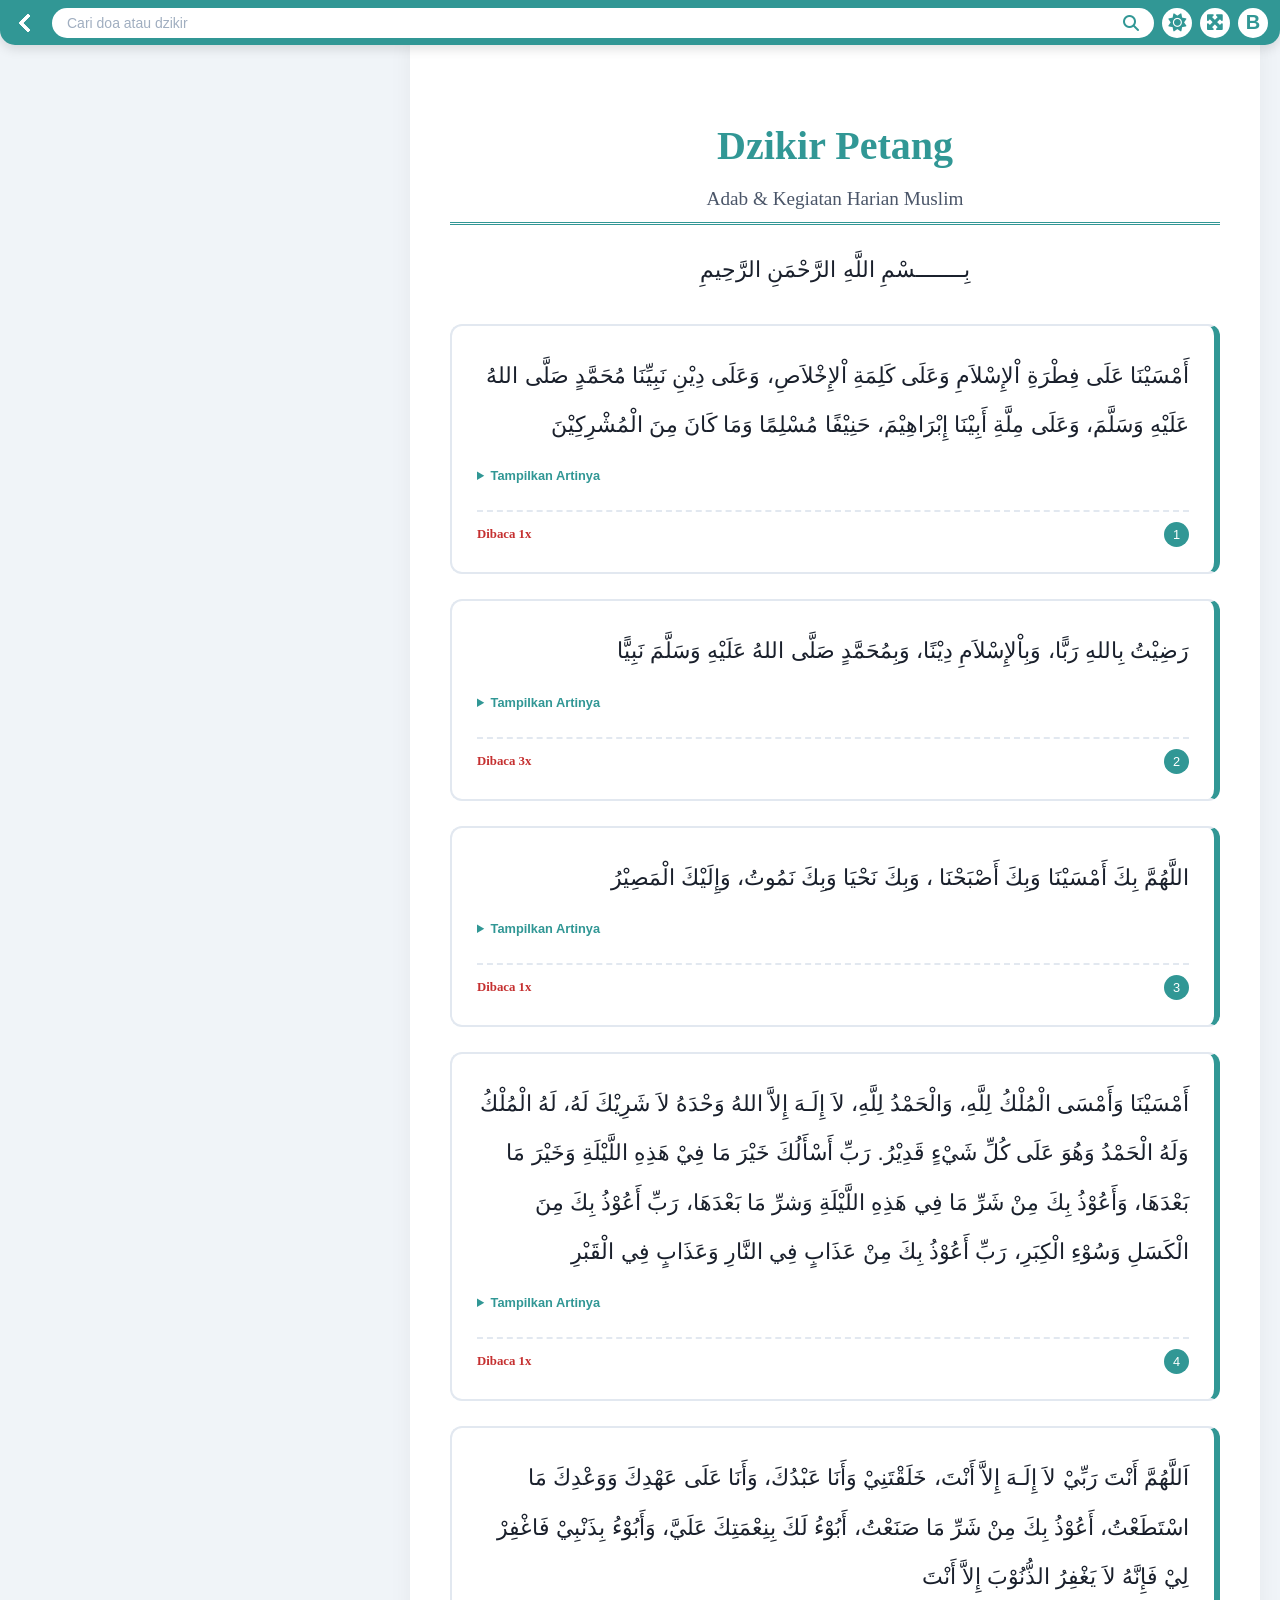
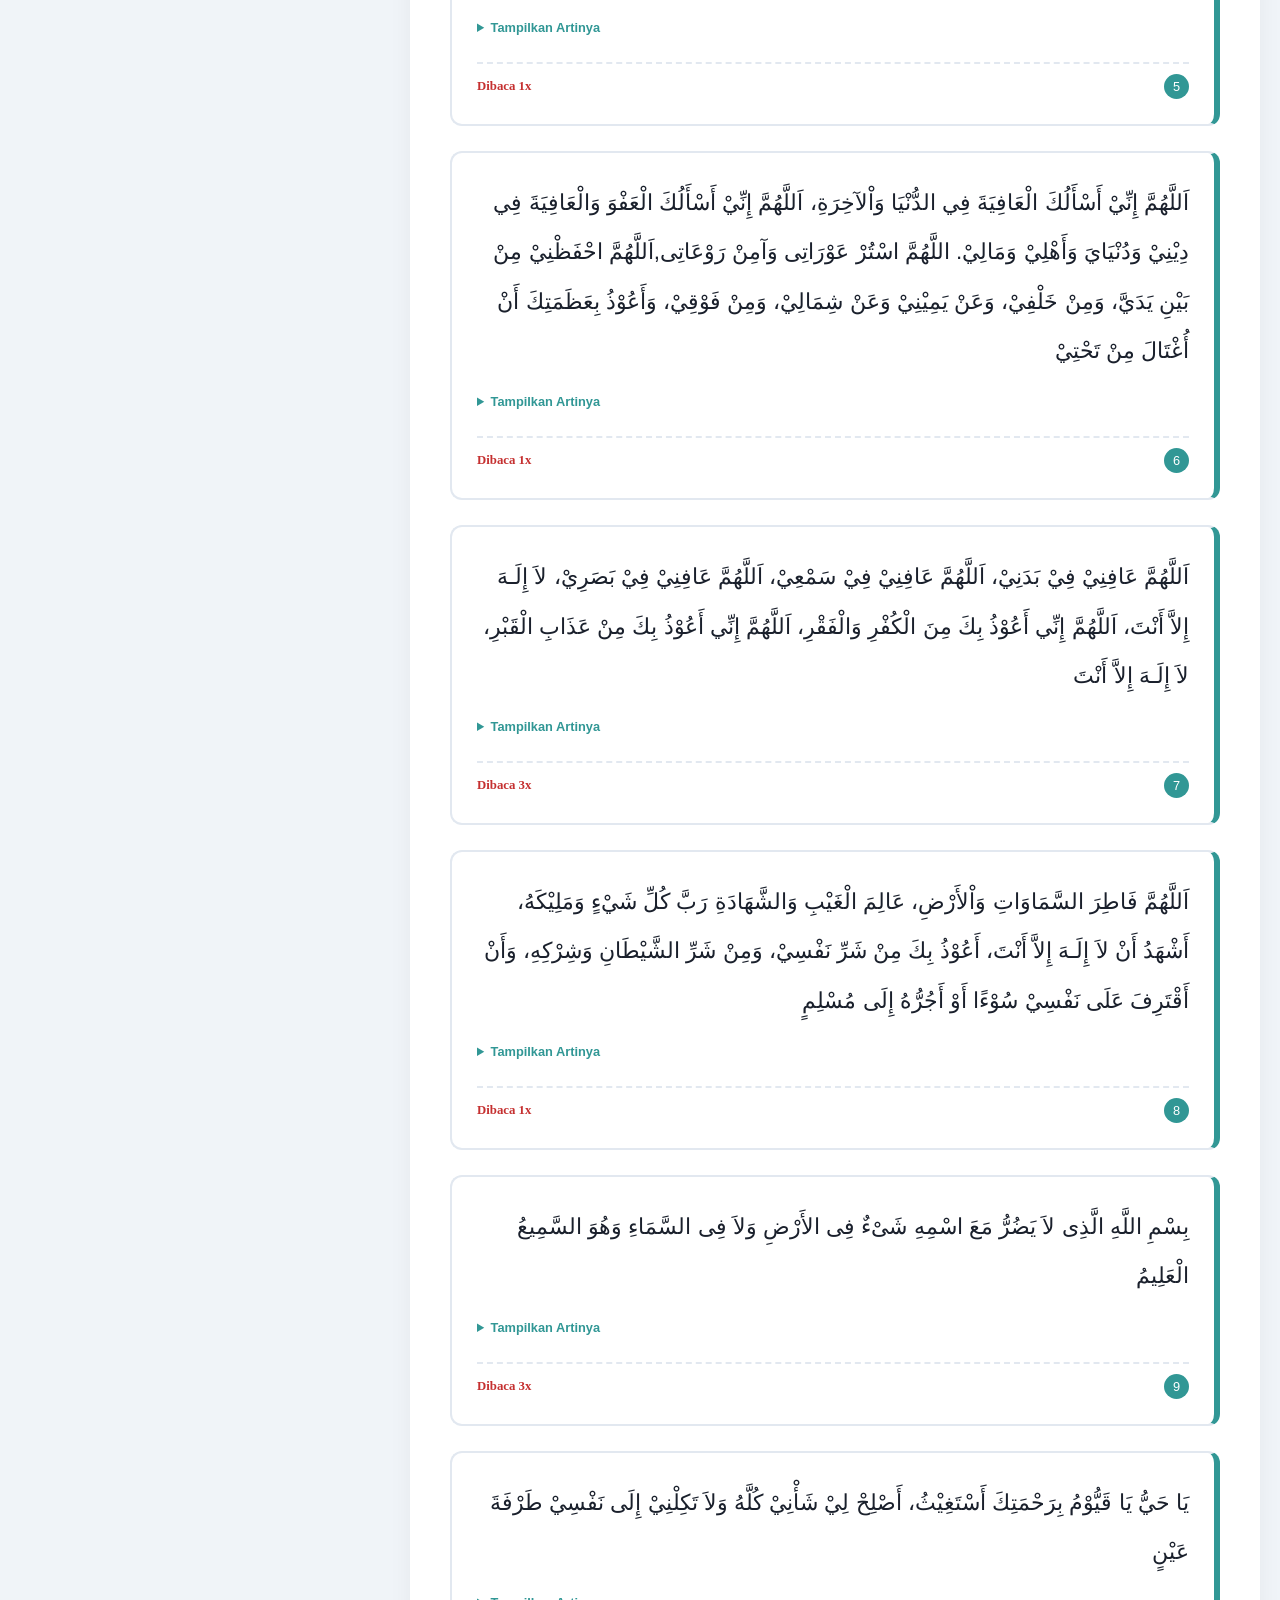
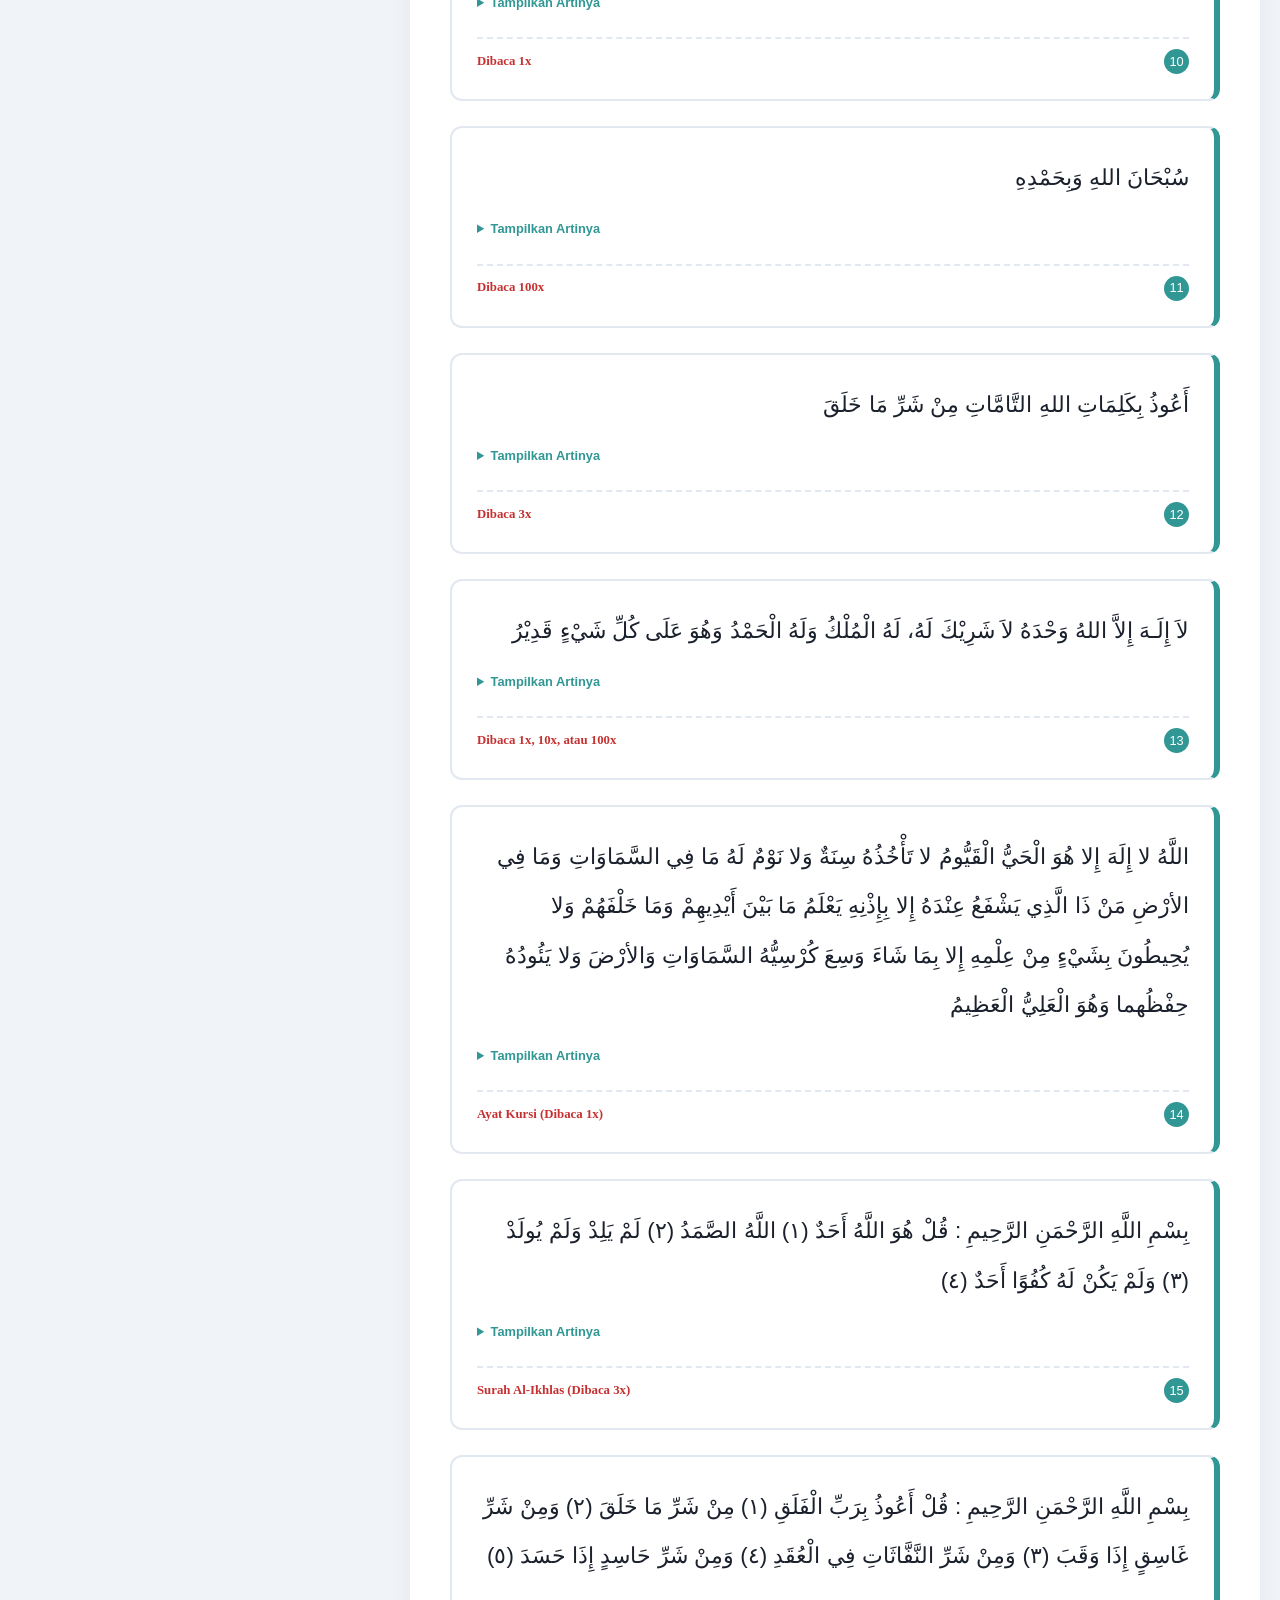
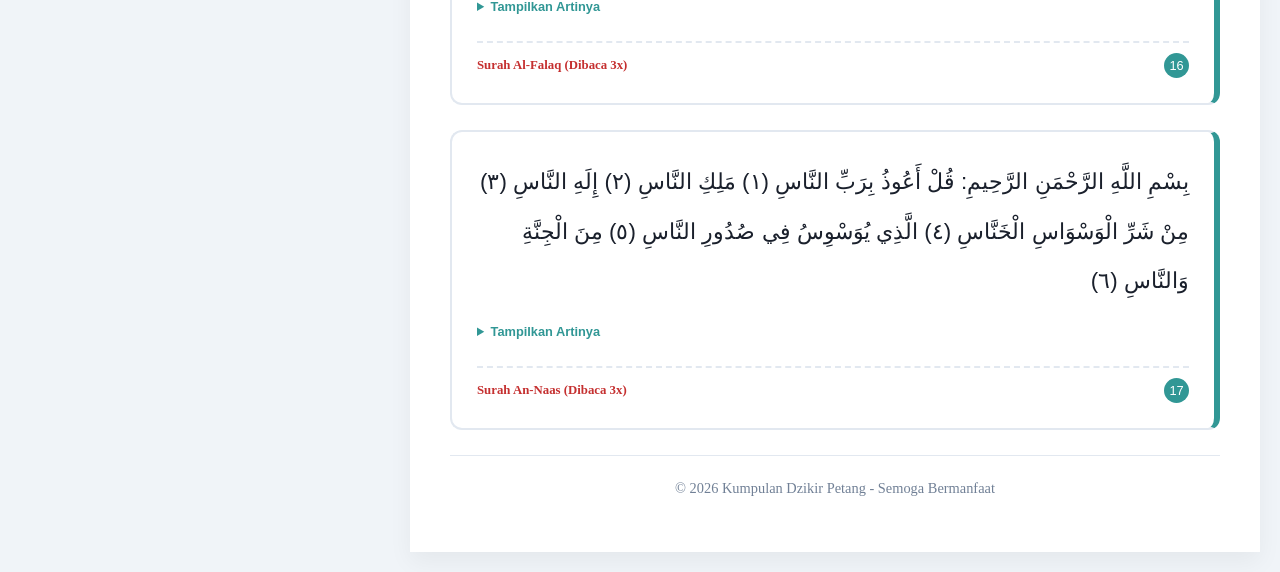
<file: dzikir-petang.html>
<!DOCTYPE html>
<html lang="id" dir="rtl">
<head>
    <meta charset="UTF-8">
    <meta name="viewport" content="width=device-width, initial-scale=1.0">
    <title>Kumpulan Doa - Dzikir Petang</title>
    <link rel="stylesheet" href="search.css">
    <link rel="stylesheet" href="arabic.css">
    <link rel="stylesheet" href="https://cdnjs.cloudflare.com/ajax/libs/font-awesome/6.5.1/css/all.min.css">
<style>
.container {
    margin: 0 auto;
}

body {
    padding-top: 70px;
}
* {
    margin: 0;
    padding: 0;
    box-sizing: border-box;
    -webkit-tap-highlight-color: transparent;
}
html,
body {
    margin: 0;
    padding: 0;
    width: 100%;
    overflow-x: hidden;
}
:root {
    --bg-color: #f0f4f8;
    --text-color: #2d3748;
    --header-bg: #319795;
    --header-text: white;
    --menu-bg: white;
    --menu-text: #2d3748;
    --menu-hover-border: #319795;
    --menu-shadow: rgba(0,0,0,0.05);
    --menu-hover-shadow: rgba(0,0,0,0.1);
    --icon-bg: #e6fffa;
    --icon-color: #319795;
    --footer-text: #a0aec0;
    --toggle-bg: #e2e8f0;
    --toggle-circle: white;
}
[data-theme="dark"] {
    --bg-color: #1a202c;
    --text-color: #e2e8f0;
    --header-bg: #2c7a7b;
    --header-text: white;
    --menu-bg: #2d3748;
    --menu-text: #e2e8f0;
    --menu-hover-border: #4fd1c5;
    --menu-shadow: rgba(0,0,0,0.3);
    --menu-hover-shadow: rgba(0,0,0,0.5);
    --icon-bg: #2c7a7b;
    --icon-color: #4fd1c5;
    --footer-text: #718096;
    --toggle-bg: #4fd1c5;
    --toggle-circle: #1a202c;
}
body {
    font-family: 'Amiri', serif;
    background-color: var(--bg-color);
    color: var(--text-color);
    margin: 0;
    padding: 20px;
    line-height: 1.8;
    direction: rtl;
}
.top-header {
    position: fixed;
    top: 0;
    left: 0;
    right: 0;
    z-index: 9999;
    width: 100%;
    height: 45px;
    background: var(--header-bg);
    border-bottom-left-radius: 15px;
    border-bottom-right-radius: 15px;
    display: flex;
    align-items: center;
    padding: 0 12px;
    box-shadow: 0 4px 12px rgba(0,0,0,.12);
    direction: ltr;
}
.top-bar {
    width: 100%;
    display: flex;
    align-items: center;
    gap: 8px;
    padding-left: 40px;
}
.back-container {
    position: absolute;
    left: 12px;
    top: 50%;
    transform: translateY(-50%);
    cursor: pointer;
    width: 32px;
    height: 32px;
    display: flex;
    align-items: center;
    justify-content: center;
}
.back-button {
    width: 14px;
    height: 14px;
    border-left: 4px solid #fff;
    border-bottom: 4px solid #fff;
    transform: rotate(45deg);
    border-radius: 2px;
}
.search-box {
    flex: 1;
    max-width: none;
    position: relative;
}
.search-box input {
    width: 100%;
    height: 30px;
    border: none;
    outline: none;
    border-radius: 999px;
    padding: 0 40px 0 15px;
    font-size: 14px;
    background: #fff;
    font-family: 'Inter', sans-serif;
}
.search-icon {
    position: absolute;
    right: 15px;
    top: 55%;
    transform: translateY(-50%);
    color: #319795;
    font-size: 16px;
    pointer-events: none;
}
.theme-toggle,
.control-btn {
    width: 30px;
    height: 30px;
    flex-shrink: 0;
    border: none;
    border-radius: 50%;
    background: #ffffff;
    color: #319795;
    display: flex;
    align-items: center;
    justify-content: center;
    cursor: pointer;
    transition: .3s;
    font-size: 18px;
}
.theme-toggle:hover,
.control-btn:hover {
    transform: scale(1.05);
}
.toggle-icon {
    font-size: 18px;
}
.container {
    max-width: 850px;
    margin: 0; /* Ubah angka terakhir dari 20px menjadi 0 */
    background: #ffffff;
    padding: 40px;
    border-radius: 20px 20px 0 0; /* Opsional: buat sudut bawah kotak agar tidak melengkung */
    box-shadow: 0 10px 25px rgba(0,0,0,0.05);
}
header {
    text-align: center;
    margin-top: 50px;
    margin-bottom: 40px;
    border-bottom: 3px double #319795;
    padding-bottom: 5px;
}
h1 {
    color: #319795;
    font-size: 2.5rem;
    margin: 0;
    direction: ltr;
}
.subtitle {
    font-size: 1.2rem;
    color: #4a5568;
    direction: ltr;
}
.dzikir-card {
    background: #fff;
    border: 2px solid #e2e8f0;
    border-right: 6px solid #319795;
    margin-bottom: 25px;
    padding: 25px;
    border-radius: 12px;
    position: relative;
}
details {
    direction: ltr;
    margin-top: 10px;
    font-family: 'Inter', sans-serif;
}
summary {
    cursor: pointer;
    color: #319795;
    font-weight: 600;
    font-size: 0.8rem;
    outline: none;
    user-select: none;
    margin-bottom: 8px;
}
summary:hover {
    color: #2c7a7b;
    text-decoration: underline;
}
.translation {
    display: block;
    padding: 10px 15px;
    background: #f7fafc;
    border-radius: 8px;
    font-size: 0.95rem;
    color: #4a5568;
    line-height: 1.6;
    font-style: italic;
}
.info-row {
    display: flex;
    justify-content: space-between;
    align-items: center;
    border-top: 2px dashed #e2e8f0;
    padding-top: 10px;
    margin-top: 15px;
    direction: ltr;
}
.instruction {
    color: #c53030;
    font-weight: bold;
    font-size: 0.8rem;
}
.ref-number {
    background: #319795;
    color: white;
    width: 25px;
    height: 25px;
    display: flex;
    align-items: center;
    justify-content: center;
    border-radius: 50%;
    font-size: 0.8rem;
    font-family: sans-serif;
}
footer {
    text-align: center;
    margin-top: 10px;
    padding-top: 20px;
    padding-bottom: 10px; /* Tambahkan ini */
    color: #718096;
    font-size: 0.9rem;
    border-top: 1px solid #e2e8f0;
    direction: ltr;
    /* margin-bottom: -20px; <-- Hapus baris ini */
}
.font-slider-box {
    position: absolute;
    top: 65px;
    right: 60px;

    background: #fff;
    padding: 10px 12px;
    border-radius: 12px;
    box-shadow: 0 8px 20px rgba(0,0,0,.15);

    display: none;
    align-items: center;
    gap: 10px;

    z-index: 9999;
}
.font-slider-box input[type="range"] {
    width: 120px;
    accent-color: #319795;
}
.font-slider-box span {
    font-size: 12px;
    min-width: 30px;
    text-align: center;
}
[data-theme="dark"] body {
    background: #1a202c;
    color: #e2e8f0;
}
[data-theme="dark"] .container {
    background: #2d3748;
}
[data-theme="dark"] .dzikir-card {
    background: #1f2937;
    border-color: #2c7a7b;
}
[data-theme="dark"] .arabic {
    color: #fff;
}
[data-theme="dark"] .translation {
    background: #374151;
    color: #e2e8f0;
}
[data-theme="dark"] summary {
    color: #4fd1c5;
}
[data-theme="dark"] .top-header {
    background: #2c7a7b;
}
[data-theme="dark"] .search-box input {
    background: #1f2937;
    color: #fff;
}
[data-theme="dark"] .search-box input::placeholder {
    color: rgba(255,255,255,.7);
}
[data-theme="dark"] .theme-toggle,
[data-theme="dark"] .control-btn {
    background: #1f2937;
    color: #4fd1c5;
}
[data-theme="dark"] .font-slider-box {
    background: #2d3748;
    color: #fff;
}
[data-theme="dark"] h1,
[data-theme="dark"] p {
    color: #4fd1c5;
}
@media (max-width: 600px) {
    body {
        padding: 0;
        background-color: #ffffff;
    }
    .container {
        padding: 15px 10px;
        border-radius: 0;
        box-shadow: none;
    }
    .dzikir-card {
        padding: 15px;
        margin-bottom: 15px;
        border-radius: 8px;
    }
    .arabic {
        font-size: 1.6rem;
        line-height: 2;
    }
        h1 {
        font-size: 1.5rem;
    }

    .subtitle {
        font-size: 0.9rem;
    }
}
</style>
</head>
<body>

<div class="top-header">
    <div class="back-container" onclick="goBack()">
        <div class="back-button"></div>
    </div>

    <div class="top-bar">
        <div class="search-box">
            <input type="text" placeholder="Cari doa atau dzikir">
            <span class="search-icon">
                <i class="fa-solid fa-magnifying-glass"></i>
            </span>
        </div>

        <button id="themeToggle" class="theme-toggle" title="Dark Mode">
            <i class="fa-solid fa-sun toggle-icon"></i>
        </button>

        <div id="fontSliderBox" class="font-slider-box">
            <input type="range" id="fontSlider" min="1.2" max="3.2" step="0.1" value="1.8">
            <span id="fontValue">1.8</span>
        </div>

        <button id="fontSizeBtn" class="control-btn" title="Ukuran Teks">
            <i class="fa-solid fa-maximize"></i>
        </button>

        <button id="boldBtn" class="control-btn" title="Bold Arab">
            <b style="font-size: 20px;">B</b>
        </button>
    </div>
</div>

<div class="container">

    <header>
        <h1>Dzikir Petang</h1>
        <p class="subtitle">Adab & Kegiatan Harian Muslim</p>
    </header>
	
    <div class="dzikir-content">
        <span class="arabic" style="text-align: center; margin-top: -20px; margin-bottom: 30px">بِــــــــسْمِ اللَّهِ الرَّحْمَنِ الرَّحِيمِ</span>
		
        <!-- [1] -->
        <div class="dzikir-card">
            <span class="arabic">أَمْسَيْنَا عَلَى فِطْرَةِ اْلإِسْلاَمِ وَعَلَى كَلِمَةِ اْلإِخْلاَصِ، وَعَلَى دِيْنِ نَبِيِّنَا مُحَمَّدٍ صَلَّى اللهُ عَلَيْهِ وَسَلَّمَ، وَعَلَى مِلَّةِ أَبِيْنَا إِبْرَاهِيْمَ، حَنِيْفًا مُسْلِمًا وَمَا كَانَ مِنَ الْمُشْرِكِيْنَ</span>
            <details>
                <summary>Tampilkan Artinya</summary>
                <span class="translation">"Kami memasuki petang hari di atas fitrah Islam, di atas kalimat ikhlas, di atas agama Nabi kami Muhammad SAW dan di atas millah bapak kami Ibrahim yang hanif lagi berserah diri, dan beliau bukanlah termasuk orang musyrik."</span>
            </details>
            <div class="info-row">
                <span class="instruction">Dibaca 1x</span>
                <span class="ref-number">1</span>
            </div>
        </div>

        <!-- [2] -->
        <div class="dzikir-card">
            <span class="arabic">رَضِيْتُ بِاللهِ رَبًّا، وَبِاْلإِسْلاَمِ دِيْنًا، وَبِمُحَمَّدٍ صَلَّى اللهُ عَلَيْهِ وَسَلَّمَ نَبِيًّا</span>
            <details>
                <summary>Tampilkan Artinya</summary>
                <span class="translation">"Aku ridha Allah sebagai Rabb, Islam sebagai agama dan Muhammad SAW sebagai nabi (yang diutus oleh Allah)."</span>
            </details>
            <div class="info-row">
                <span class="instruction">Dibaca 3x</span>
                <span class="ref-number">2</span>
            </div>
        </div>

        <!-- [3] -->
        <div class="dzikir-card">
            <span class="arabic">اللَّهُمَّ بِكَ أَمْسَيْنَا وَبِكَ أَصْبَحْنَا ، وَبِكَ نَحْيَا وَبِكَ نَمُوتُ، وَإِلَيْكَ الْمَصِيْرُ</span>
            <details>
                <summary>Tampilkan Artinya</summary>
                <span class="translation">"Ya Allah, dengan-Mu kami memasuki petang, dengan-Mu kami memasuki pagi, dengan-Mu kami hidup, dengan-Mu kami mati, dan kepada-Mu tempat kembali."</span>
            </details>
            <div class="info-row">
                <span class="instruction">Dibaca 1x</span>
                <span class="ref-number">3</span>
            </div>
        </div>

        <!-- [4] -->
        <div class="dzikir-card">
            <span class="arabic">أَمْسَيْنَا وَأَمْسَى الْمُلْكُ لِلَّهِ، وَالْحَمْدُ لِلَّهِ، لاَ إِلَـهَ إِلاَّ اللهُ وَحْدَهُ لاَ شَرِيْكَ لَهُ، لَهُ الْمُلْكُ وَلَهُ الْحَمْدُ وَهُوَ عَلَى كُلِّ شَيْءٍ قَدِيْرُ. رَبِّ أَسْأَلُكَ خَيْرَ مَا فِيْ هَذِهِ اللَّيْلَةِ وَخَيْرَ مَا بَعْدَهَا، وَأَعُوْذُ بِكَ مِنْ شَرِّ مَا فِي هَذِهِ اللَّيْلَةِ وَشرِّ مَا بَعْدَهَا، رَبِّ أَعُوْذُ بِكَ مِنَ الْكَسَلِ وَسُوْءِ الْكِبَرِ، رَبِّ أَعُوْذُ بِكَ مِنْ عَذَابٍ فِي النَّارِ وَعَذَابٍ فِي الْقَبْرِ</span>
            <details>
                <summary>Tampilkan Artinya</summary>
                <span class="translation">"Kami memasuki petang dan kerajaan milik Allah. Segala puji bagi Allah. Tiada ilah kecuali Allah Yang Maha Esa, tiada sekutu bagi-Nya. Ya Rabb, aku memohon kepada-Mu kebaikan malam ini dan kebaikan sesudahnya. Aku berlindung kepada-Mu dari kejahatan malam ini dan kejahatan sesudahnya. Ya Rabb, aku berlindung kepada-Mu dari kemalasan dan buruknya masa tua. Ya Rabb, aku berlindung kepada-Mu dari siksa neraka dan siksa kubur."</span>
            </details>
            <div class="info-row">
                <span class="instruction">Dibaca 1x</span>
                <span class="ref-number">4</span>
            </div>
        </div>

        <!-- [5] -->
        <div class="dzikir-card">
            <span class="arabic">اَللَّهُمَّ أَنْتَ رَبِّيْ لاَ إِلَـهَ إِلاَّ أَنْتَ، خَلَقْتَنِيْ وَأَنَا عَبْدُكَ، وَأَنَا عَلَى عَهْدِكَ وَوَعْدِكَ مَا اسْتَطَعْتُ، أَعُوْذُ بِكَ مِنْ شَرِّ مَا صَنَعْتُ، أَبُوْءُ لَكَ بِنِعْمَتِكَ عَلَيَّ، وَأَبُوْءُ بِذَنْبِيْ فَاغْفِرْ لِيْ فَإِنَّهُ لاَ يَغْفِرُ الذُّنُوْبَ إِلاَّ أَنْتَ</span>
            <details>
                <summary>Tampilkan Artinya</summary>
                <span class="translation">"Ya Allah, Engkau Rabbku, tiada ilah kecuali Engkau. Engkau menciptakanku dan aku hamba-Mu. Aku akan setia pada perjanjianku dengan-Mu semampuku. Aku berlindung kepada-Mu dari keburukan apa yang kuperbuat. Aku mengakui nikmat-Mu kepadaku dan aku mengakui dosaku, maka ampunilah aku. Karena tidak ada yang dapat mengampuni dosa melainkan Engkau."</span>
            </details>
            <div class="info-row">
                <span class="instruction">Dibaca 1x</span>
                <span class="ref-number">5</span>
            </div>
        </div>

        <!-- [6] -->
        <div class="dzikir-card">
            <span class="arabic">اَللَّهُمَّ إِنِّيْ أَسْأَلُكَ الْعَافِيَةَ فِي الدُّنْيَا وَاْلآخِرَةِ، اَللَّهُمَّ إِنِّيْ أَسْأَلُكَ الْعَفْوَ وَالْعَافِيَةَ فِي دِيْنِيْ وَدُنْيَايَ وَأَهْلِيْ وَمَالِيْ. اللَّهُمَّ اسْتُرْ عَوْرَاتِى وَآمِنْ رَوْعَاتِى,اَللَّهُمَّ احْفَظْنِيْ مِنْ بَيْنِ يَدَيَّ، وَمِنْ خَلْفِيْ، وَعَنْ يَمِيْنِيْ وَعَنْ شِمَالِيْ، وَمِنْ فَوْقِيْ، وَأَعُوْذُ بِعَظَمَتِكَ أَنْ أُغْتَالَ مِنْ تَحْتِيْ </span>
            <details>
                <summary>Tampilkan Artinya</summary>
                <span class="translation">"Ya Allah, aku memohon keselamatan di dunia dan akhirat. Ya Allah, aku memohon ampunan dan keselamatan dalam agama, dunia, keluarga, dan hartaku. Ya Allah, tutupilah auratku dan amankanlah ketakutanku. Ya Allah, jagalah aku dari depan, belakang, kanan, kiri, dan atasku. Aku berlindung dengan keagungan-Mu agar aku tidak dibinasakan dari bawahku."</span>
            </details>
            <div class="info-row">
                <span class="instruction">Dibaca 1x</span>
                <span class="ref-number">6</span>
            </div>
        </div>

        <!-- [7] -->
        <div class="dzikir-card">
            <span class="arabic">اَللَّهُمَّ عَافِنِيْ فِيْ بَدَنِيْ، اَللَّهُمَّ عَافِنِيْ فِيْ سَمْعِيْ، اَللَّهُمَّ عَافِنِيْ فِيْ بَصَرِيْ، لاَ إِلَـهَ إِلاَّ أَنْتَ، اَللَّهُمَّ إِنِّي أَعُوْذُ بِكَ مِنَ الْكُفْرِ وَالْفَقْرِ، اَللَّهُمَّ إِنِّي أَعُوْذُ بِكَ مِنْ عَذَابِ الْقَبْرِ، لاَ إِلَـهَ إِلاَّ أَنْتَ</span>
            <details>
                <summary>Tampilkan Artinya</summary>
                <span class="translation">"Ya Allah, sehatkanlah badanku. Ya Allah, sehatkanlah pendengaranku. Ya Allah, sehatkanlah penglihatanku. Tiada ilah kecuali Engkau. Ya Allah, aku berlindung kepada-Mu dari kekafiran dan kefakiran. Ya Allah, aku berlindung kepada-Mu dari siksa kubur. Tiada ilah kecuali Engkau."</span>
            </details>
            <div class="info-row">
                <span class="instruction">Dibaca 3x</span>
                <span class="ref-number">7</span>
            </div>
        </div>

        <!-- [8] -->
        <div class="dzikir-card">
            <span class="arabic">اَللَّهُمَّ فَاطِرَ السَّمَاوَاتِ وَاْلأَرْضِ، عَالِمَ الْغَيْبِ وَالشَّهَادَةِ رَبَّ كُلِّ شَيْءٍ وَمَلِيْكَهُ، أَشْهَدُ أَنْ لاَ إِلَـهَ إِلاَّ أَنْتَ، أَعُوْذُ بِكَ مِنْ شَرِّ نَفْسِيْ، وَمِنْ شَرِّ الشَّيْطَانِ وَشِرْكِهِ، وَأَنْ أَقْتَرِفَ عَلَى نَفْسِيْ سُوْءًا أَوْ أَجُرُّهُ إِلَى مُسْلِمٍ</span>
            <details>
                <summary>Tampilkan Artinya</summary>
                <span class="translation">"Ya Allah, Pencipta langit dan bumi, Yang Mengetahui yang gaib dan yang nyata, Rabb segala sesuatu dan Pemiliknya. Aku bersaksi bahwa tiada ilah kecuali Engkau. Aku berlindung kepada-Mu dari kejahatan diriku, kejahatan setan dan sekutunya, dan dari berbuat buruk terhadap diriku sendiri atau menyeretnya kepada seorang muslim."</span>
            </details>
            <div class="info-row">
                <span class="instruction">Dibaca 1x</span>
                <span class="ref-number">8</span>
            </div>
        </div>

        <!-- [9] -->
        <div class="dzikir-card">
            <span class="arabic">بِسْمِ اللَّهِ الَّذِى لاَ يَضُرُّ مَعَ اسْمِهِ شَىْءٌ فِى الأَرْضِ وَلاَ فِى السَّمَاءِ وَهُوَ السَّمِيعُ الْعَلِيمُ</span>
            <details>
                <summary>Tampilkan Artinya</summary>
                <span class="translation">"Dengan nama Allah yang bersama nama-Nya tidak ada sesuatu pun yang dapat membahayakan baik di bumi maupun di langit. Dan Dia Maha Mendengar lagi Maha Mengetahui."</span>
            </details>
            <div class="info-row">
                <span class="instruction">Dibaca 3x</span>
                <span class="ref-number">9</span>
            </div>
        </div>

        <!-- [10] -->
        <div class="dzikir-card">
            <span class="arabic">يَا حَيُّ يَا قَيُّوْمُ بِرَحْمَتِكَ أَسْتَغِيْثُ، أَصْلِحْ لِيْ شَأْنِيْ كُلَّهُ وَلاَ تَكِلْنِيْ إِلَى نَفْسِيْ طَرْفَةَ عَيْنٍ</span>
            <details>
                <summary>Tampilkan Artinya</summary>
                <span class="translation">"Wahai Yang Maha Hidup, Wahai Yang Maha Berdiri Sendiri, dengan rahmat-Mu aku memohon pertolongan. Perbaikilah seluruh urusanku dan janganlah Engkau menyerahkan urusanku kepada diriku sendiri sekejap mata pun."</span>
            </details>
            <div class="info-row">
                <span class="instruction">Dibaca 1x</span>
                <span class="ref-number">10</span>
            </div>
        </div>

        <!-- [11] -->
        <div class="dzikir-card">
            <span class="arabic">سُبْحَانَ اللهِ وَبِحَمْدِهِ</span>
            <details>
                <summary>Tampilkan Artinya</summary>
                <span class="translation">"Maha Suci Allah dan segala puji bagi-Nya."</span>
            </details>
            <div class="info-row">
                <span class="instruction">Dibaca 100x</span>
                <span class="ref-number">11</span>
            </div>
        </div>

        <!-- [12] -->
        <div class="dzikir-card">
            <span class="arabic">أَعُوذُ بِكَلِمَاتِ اللهِ التَّامَّاتِ مِنْ شَرِّ مَا خَلَقَ</span>
            <details>
                <summary>Tampilkan Artinya</summary>
                <span class="translation">"Aku berlindung dengan kalimat-kalimat Allah yang sempurna dari kejahatan makhluk yang diciptakan-Nya."</span>
            </details>
            <div class="info-row">
                <span class="instruction">Dibaca 3x</span>
                <span class="ref-number">12</span>
            </div>
        </div>

        <!-- [13] -->
        <div class="dzikir-card">
            <span class="arabic">لاَ إِلَـهَ إِلاَّ اللهُ وَحْدَهُ لاَ شَرِيْكَ لَهُ، لَهُ الْمُلْكُ وَلَهُ الْحَمْدُ وَهُوَ عَلَى كُلِّ شَيْءٍ قَدِيْرُ </span>
            <details>
                <summary>Tampilkan Artinya</summary>
                <span class="translation">"Tiada ilah yang berhak disembah selain Allah semata, tiada sekutu bagi-Nya. Milik-Nya kerajaan dan bagi-Nya segala puji. Dan Dia Maha Kuasa atas segala sesuatu."</span>
            </details>
            <div class="info-row">
                <span class="instruction">Dibaca 1x, 10x, atau 100x</span>
                <span class="ref-number">13</span>
            </div>
        </div>

        <!-- [14] -->
        <div class="dzikir-card">
            <span class="arabic">اللَّهُ لا إِلَهَ إِلا هُوَ الْحَيُّ الْقَيُّومُ لا تَأْخُذُهُ سِنَةٌ وَلا نَوْمٌ لَهُ مَا فِي السَّمَاوَاتِ وَمَا فِي الأرْضِ مَنْ ذَا الَّذِي يَشْفَعُ عِنْدَهُ إِلا بِإِذْنِهِ يَعْلَمُ مَا بَيْنَ أَيْدِيهِمْ وَمَا خَلْفَهُمْ وَلا يُحِيطُونَ بِشَيْءٍ مِنْ عِلْمِهِ إِلا بِمَا شَاءَ وَسِعَ كُرْسِيُّهُ السَّمَاوَاتِ وَالأرْضَ وَلا يَئُودُهُ حِفْظُهما وَهُوَ الْعَلِيُّ الْعَظِيمُ</span>
            <details>
                <summary>Tampilkan Artinya</summary>
                <span class="translation">"Allah, tidak ada Tuhan (yang berhak disembah) melainkan Dia Yang Hidup kekal lagi terus menerus mengurus (makhluk-Nya); tidak mengantuk dan tidak tidur. Kepunyaan-Nya apa yang di langit dan di bumi. Tiada yang dapat memberi syafa'at di sisi Allah tanpa izin-Nya. Allah mengetahui apa-apa yang di hadapan mereka dan di belakang mereka, dan mereka tidak mengetahui apa-apa dari ilmu Allah melainkan apa yang dikehendaki-Nya. Kursi Allah meliputi langit dan bumi. Dan Allah tidak merasa berat memelihara keduanya, dan Allah Maha Tinggi lagi Maha Besar."</span>
            </details>
            <div class="info-row">
                <span class="instruction">Ayat Kursi (Dibaca 1x)</span>
                <span class="ref-number">14</span>
            </div>
        </div>

        <!-- [15] -->
        <div class="dzikir-card">
          <span class="arabic">بِسْمِ اللَّهِ الرَّحْمَنِ الرَّحِيمِ : قُلْ هُوَ اللَّهُ أَحَدٌ (١) اللَّهُ الصَّمَدُ (٢) لَمْ يَلِدْ وَلَمْ يُولَدْ (٣) وَلَمْ يَكُنْ لَهُ كُفُوًا أَحَدٌ (٤)</span>
          <details>
                <summary>Tampilkan Artinya</summary>
                <span class="translation">"Katakanlah: Dialah Allah, Yang Maha Esa. Allah adalah Tuhan yang bergantung kepada-Nya segala sesuatu. Dia tiada beranak dan tidak pula diperanakkan, dan tidak ada seorang pun yang setara dengan Dia."</span>
            </details>
            <div class="info-row">
                <span class="instruction">Surah Al-Ikhlas (Dibaca 3x)</span>
                <span class="ref-number">15</span>
            </div>
        </div>

        <!-- [16] -->
        <div class="dzikir-card">
          <span class="arabic">بِسْمِ اللَّهِ الرَّحْمَنِ الرَّحِيمِ : قُلْ أَعُوذُ بِرَبِّ الْفَلَقِ (١) مِنْ شَرِّ مَا خَلَقَ (٢) وَمِنْ شَرِّ غَاسِقٍ إِذَا وَقَبَ (٣) وَمِنْ شَرِّ النَّفَّاثَاتِ فِي الْعُقَدِ (٤) وَمِنْ شَرِّ حَاسِدٍ إِذَا حَسَدَ (٥)</span>
<details>
                <summary>Tampilkan Artinya</summary>
                <span class="translation">"Katakanlah: Aku berlindung kepada Tuhan Yang Menguasai subuh, dari kejahatan makhluk-Nya, dan dari kejahatan malam apabila telah gelap gulita, dan dari kejahatan wanita-wanita tukang sihir yang meniup pada buhul-buhul, dan dari kejahatan pendengki bila ia dengki."</span>
            </details>
            <div class="info-row">
                <span class="instruction">Surah Al-Falaq (Dibaca 3x)</span>
                <span class="ref-number">16</span>
            </div>
        </div>

        <!-- [17] -->
        <div class="dzikir-card">
          <span class="arabic">بِسْمِ اللَّهِ الرَّحْمَنِ الرَّحِيمِ: قُلْ أَعُوذُ بِرَبِّ النَّاسِ (١) مَلِكِ النَّاسِ (٢) إِلَهِ النَّاسِ (٣) مِنْ شَرِّ الْوَسْوَاسِ الْخَنَّاسِ (٤) الَّذِي يُوَسْوِسُ فِي صُدُورِ النَّاسِ (٥) مِنَ الْجِنَّةِ وَالنَّاسِ (٦)</span>
<details>
                <summary>Tampilkan Artinya</summary>
                <span class="translation">"Katakanlah: Aku berlindung kepada Tuhan (yang memelihara dan menguasai) manusia. Raja manusia. Sembahan manusia. Dari kejahatan (bisikan) setan yang biasa bersembunyi, yang membisikkan (kejahatan) ke dalam dada manusia, dari (golongan) jin dan manusia."</span>
            </details>
            <div class="info-row">
                <span class="instruction">Surah An-Naas (Dibaca 3x)</span>
                <span class="ref-number">17</span>
            </div>
        </div>
    </div>

    <footer>
        &copy; 2026 Kumpulan Dzikir Petang - Semoga Bermanfaat
    </footer>
</div>

<script>
function goBack() {
    if (window.history.length > 1) {
        window.history.back();
    } else {
        window.location.href = "/";
    }
}

let arabSize = 1.4;
let sizeState = false;
let sliderVisible = false;
let boldState = false;

const fontBtn = document.getElementById("fontSizeBtn");
const sliderBox = document.getElementById("fontSliderBox");
const slider = document.getElementById("fontSlider");
const fontValue = document.getElementById("fontValue");
const boldBtn = document.getElementById("boldBtn");
const toggleButton = document.getElementById("themeToggle");
const htmlElement = document.documentElement;

function initArabFontSize() {
    if (slider) {
        slider.value = arabSize;
        document.querySelectorAll(".arabic").forEach(el => {
            el.style.fontSize = arabSize + "rem";
        });
        if (fontValue) fontValue.textContent = arabSize;
    }
}

if (fontBtn && sliderBox) {
    fontBtn.addEventListener("click", () => {
        sliderVisible = !sliderVisible;
        sliderBox.style.display = sliderVisible ? "flex" : "none";
    });
}

if (slider) {
    slider.addEventListener("input", () => {
        const size = slider.value;
        document.querySelectorAll(".arabic").forEach(el => {
            el.style.fontSize = size + "rem";
        });
        if (fontValue) fontValue.textContent = size;
        arabSize = parseFloat(size);
        sizeState = true;
    });
}

if (boldBtn) {
    boldBtn.addEventListener("click", () => {
        const arabics = document.querySelectorAll(".arabic");
        boldState = !boldState;
        arabics.forEach(el => {
            el.style.fontWeight = boldState ? "bold" : "normal";
        });
    });
}

const savedTheme = localStorage.getItem("theme") || "light";
htmlElement.setAttribute("data-theme", savedTheme);
updateThemeIcon(savedTheme);

if (toggleButton) {
    toggleButton.addEventListener("click", () => {
        const current = htmlElement.getAttribute("data-theme");
        const next = current === "light" ? "dark" : "light";
        htmlElement.setAttribute("data-theme", next);
        localStorage.setItem("theme", next);
        updateThemeIcon(next);
    });
}

function updateThemeIcon(theme) {
    const icon = document.querySelector(".toggle-icon");
    if (icon) {
        icon.className = theme === "dark"
            ? "fa-solid fa-moon toggle-icon"
            : "fa-solid fa-sun toggle-icon";
    }
}

function init() {
    initArabFontSize();
}

if (document.readyState === "loading") {
    document.addEventListener("DOMContentLoaded", init);
} else {
    init();
}
</script>
<script src="search.js"></script>
</body>
</html>
</file>
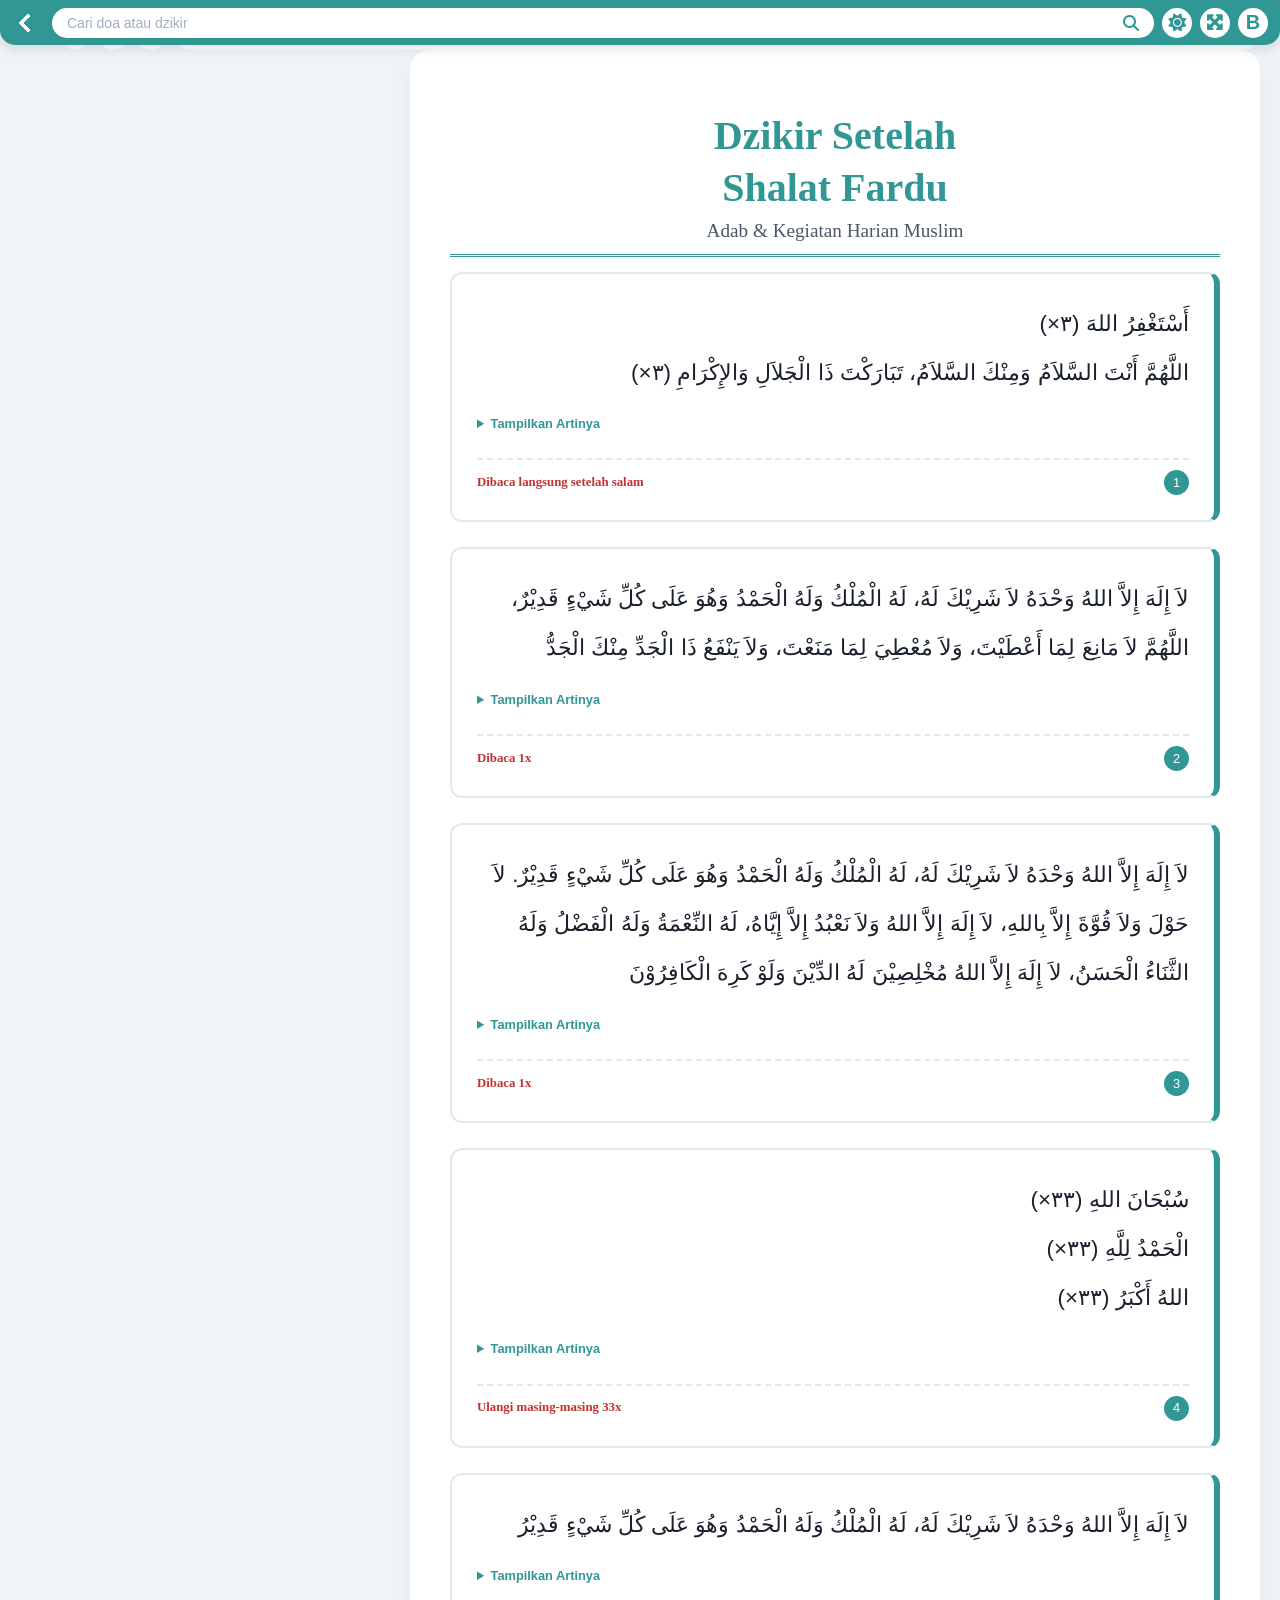
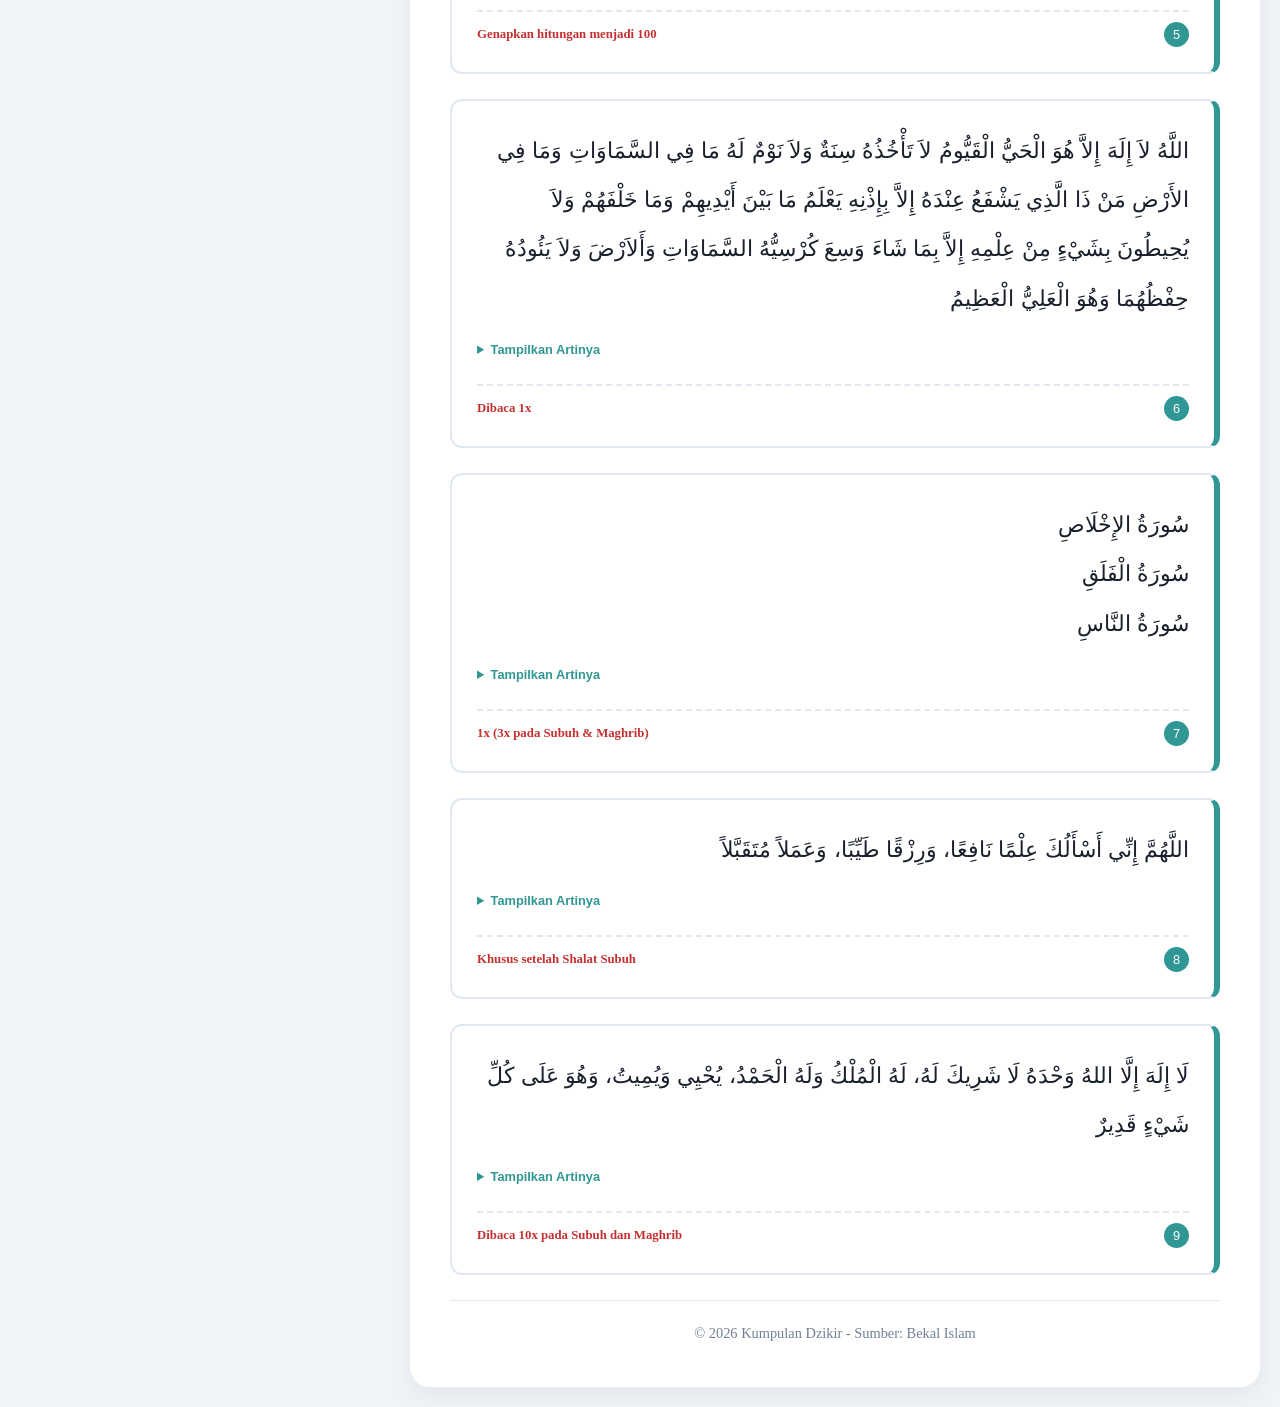
<file: dzikir-setelah-solat.html>
<!DOCTYPE html>
<html lang="id" dir="rtl">
<head>
    <meta charset="UTF-8">
    <meta name="viewport" content="width=device-width, initial-scale=1.0">
    <title>Kumpulan Doa - Dzikir Setelah Shalat</title>
    <link rel="stylesheet" href="search.css">
    <link rel="stylesheet" href="arabic.css">
        <!-- =========================
     JUDUL: ICONS & FONTS
     (gunakan Font Awesome & Google Fonts)
     ========================= -->
<link rel="stylesheet" href="https://cdnjs.cloudflare.com/ajax/libs/font-awesome/6.5.1/css/all.min.css">

<style>

* {
    margin: 0;
    padding: 0;
    box-sizing: border-box;
    -webkit-tap-highlight-color: transparent;
}

html,
body {
    margin: 0;
    padding: 0;
    width: 100%;
    overflow-x: hidden;
}

/* ============================================
   2. CSS VARIABLES (THEMING)
   ============================================ */
/* Light Mode (default) */
:root {
    --bg-color: #f0f4f8;
    --text-color: #2d3748;
    --header-bg: #319795;
    --header-text: white;
    --menu-bg: white;
    --menu-text: #2d3748;
    --menu-hover-border: #319795;
    --menu-shadow: rgba(0,0,0,0.05);
    --menu-hover-shadow: rgba(0,0,0,0.1);
    --icon-bg: #e6fffa;
    --icon-color: #319795;
    --footer-text: #a0aec0;
    --toggle-bg: #e2e8f0;
    --toggle-circle: white;
}

/* Dark Mode */
[data-theme="dark"] {
    --bg-color: #1a202c;
    --text-color: #e2e8f0;
    --header-bg: #2c7a7b;
    --header-text: white;
    --menu-bg: #2d3748;
    --menu-text: #e2e8f0;
    --menu-hover-border: #4fd1c5;
    --menu-shadow: rgba(0,0,0,0.3);
    --menu-hover-shadow: rgba(0,0,0,0.5);
    --icon-bg: #2c7a7b;
    --icon-color: #4fd1c5;
    --footer-text: #718096;
    --toggle-bg: #4fd1c5;
    --toggle-circle: #1a202c;
}

/* ============================================
   3. BODY STYLES
   ============================================ */
body {
    font-family: 'Amiri', serif;
    background-color: var(--bg-color);
    color: var(--text-color);
    margin: 0;
    padding: 20px;
    line-height: 1.8;
    direction: rtl;
}

/* ============================================
   4. HEADER FIXED (FREEZE)
   ============================================ */
.top-header {
    position: fixed;
    top: 0;
    left: 0;
    right: 0;
    z-index: 9999;
    width: 100%;
    height: 45px;
    background: var(--header-bg);
    border-bottom-left-radius: 15px;
    border-bottom-right-radius: 15px;
    display: flex;
    align-items: center;
    padding: 0 12px;
    box-shadow: 0 4px 12px rgba(0,0,0,.12);
    direction: ltr;
}

/* ============================================
   5. TOP BAR (SEARCH + BUTTONS)
   ============================================ */
.top-bar {
    width: 100%;
    display: flex;
    align-items: center;
    gap: 8px;
    padding-left: 40px;
}

/* Back Button (jika ada di HTML nanti) */
.back-container {
    position: absolute;
    left: 12px;
    top: 50%;
    transform: translateY(-50%);
    cursor: pointer;
    width: 32px;
    height: 32px;
    display: flex;
    align-items: center;
    justify-content: center;
}

.back-button {
    width: 14px;
    height: 14px;
    border-left: 4px solid #fff;
    border-bottom: 4px solid #fff;
    transform: rotate(45deg);
    border-radius: 2px;
}

/* ============================================
   6. SEARCH BOX
   ============================================ */
.search-box {
    flex: 1;
    max-width: none;
    position: relative;
}

.search-box input {
    width: 100%;
    height: 30px;
    border: none;
    outline: none;
    border-radius: 999px;
    padding: 0 40px 0 15px;
    font-size: 14px;
    background: #fff;
    font-family: 'Inter', sans-serif;
}

.search-icon {
    position: absolute;
    right: 15px;
    top: 55%;
    transform: translateY(-50%);
    color: #319795;
    font-size: 16px;
    pointer-events: none;
}

/* ============================================
   7. BUTTONS (THEME TOGGLE & CONTROL)
   ============================================ */
.theme-toggle,
.control-btn {
    width: 30px;
    height: 30px;
    flex-shrink: 0;
    border: none;
    border-radius: 50%;
    background: #ffffff;
    color: #319795;
    display: flex;
    align-items: center;
    justify-content: center;
    cursor: pointer;
    transition: .3s;
    font-size: 18px;
}

.theme-toggle:hover,
.control-btn:hover {
    transform: scale(1.05);
}

.toggle-icon {
    font-size: 18px;
}

/* ============================================
   8. CONTAINER UTAMA
   ============================================ */
.container {
    max-width: 850px;
    margin: 0;
    background: #ffffff;
    padding: 40px;
    border-radius: 20px;
    box-shadow: 0 10px 25px rgba(0,0,0,0.05);
}

/* ============================================
   9. HEADER HALAMAN (JUDUL)
   ============================================ */
header {
    margin-top: 20px;
    text-align: center;
    margin-bottom: 15px;
    border-bottom: 3px double #319795;
    padding-bottom: 5px;
}

h1 {
    color: #319795;
    font-size: 2.5rem;
    margin: 0;
    direction: ltr;
}

.subtitle {
    font-size: 1.2rem;
    color: #4a5568;
    direction: ltr;
}

/* ============================================
   10. DZIKIR CARD
   ============================================ */
.dzikir-card {
    background: #fff;
    border: 2px solid #e2e8f0;
    border-right: 6px solid #319795;
    margin-bottom: 25px;
    padding: 25px;
    border-radius: 12px;
    position: relative;
}

/* ============================================
   11. TRANSLATION (DETAILS/SUMMARY)
   ============================================ */
details {
    direction: ltr;
    margin-top: 10px;
    font-family: 'Inter', sans-serif;
}

summary {
    cursor: pointer;
    color: #319795;
    font-weight: 600;
    font-size: 0.8rem;
    outline: none;
    user-select: none;
    margin-bottom: 8px;
}

summary:hover {
    color: #2c7a7b;
    text-decoration: underline;
}

.translation {
    display: block;
    padding: 10px 15px;
    background: #f7fafc;
    border-radius: 8px;
    font-size: 0.95rem;
    color: #4a5568;
    line-height: 1.6;
    font-style: italic;
}

/* ============================================
   12. INFO ROW (INSTRUKSI & REFERENCE)
   ============================================ */
.info-row {
    display: flex;
    justify-content: space-between;
    align-items: center;
    border-top: 2px dashed #e2e8f0;
    padding-top: 10px;
    margin-top: 15px;
    direction: ltr;
}

.instruction {
    color: #c53030;
    font-weight: bold;
    font-size: 0.8rem;
}

.ref-number {
    background: #319795;
    color: white;
    width: 25px;
    height: 25px;
    display: flex;
    align-items: center;
    justify-content: center;
    border-radius: 50%;
    font-size: 0.8rem;
    font-family: sans-serif;
}

/* ============================================
   13. FOOTER
   ============================================ */
footer {
    text-align: center;
    margin-top: 10px;
    padding-top: 20px;
    color: #718096;
    font-size: 0.9rem;
    border-top: 1px solid #e2e8f0;
    direction: ltr;
}

/* ============================================
   14. FONT SLIDER (POPUP)
   ============================================ */
.font-slider-box {
    position: absolute;
    top: 65px;
    right: 60px;

    background: #fff;
    padding: 10px 12px;
    border-radius: 12px;
    box-shadow: 0 8px 20px rgba(0,0,0,.15);

    display: none;
    align-items: center;
    gap: 10px;

    z-index: 9999;
}

.font-slider-box input[type="range"] {
    width: 120px;
    accent-color: #319795;
}

.font-slider-box span {
    font-size: 12px;
    min-width: 30px;
    text-align: center;
}

/* ============================================
   15. DARK MODE OVERRIDES
   ============================================ */
[data-theme="dark"] body {
    background: #1a202c;
    color: #e2e8f0;
}

[data-theme="dark"] .container {
    background: #2d3748;
}

[data-theme="dark"] .dzikir-card {
    background: #1f2937;
    border-color: #2c7a7b;
}

[data-theme="dark"] .arabic {
    color: #fff;
}

[data-theme="dark"] .translation {
    background: #374151;
    color: #e2e8f0;
}

[data-theme="dark"] summary {
    color: #4fd1c5;
}

[data-theme="dark"] .top-header {
    background: #2c7a7b;
}

[data-theme="dark"] .search-box input {
    background: #1f2937;
    color: #fff;
}

[data-theme="dark"] .search-box input::placeholder {
    color: rgba(255,255,255,.7);
}

[data-theme="dark"] .theme-toggle,
[data-theme="dark"] .control-btn {
    background: #1f2937;
    color: #4fd1c5;
}

[data-theme="dark"] .font-slider-box {
    background: #2d3748;
    color: #fff;
}

[data-theme="dark"] h1,
[data-theme="dark"] p {
    color: #4fd1c5;
}

/* ============================================
   16. RESPONSIVE MOBILE (HP)
   ============================================ */
@media (max-width: 600px) {
    body {
        padding: 0;
        background-color: #ffffff;
    }

    .container {
        padding: 15px 10px;
        border-radius: 0;
        box-shadow: none;
    }

    .dzikir-card {
        padding: 15px;
        margin-bottom: 15px;
        border-radius: 8px;
    }

    .arabic {
        font-size: 1.6rem;
        line-height: 2;
    }

h1 {
        font-size: 1.5rem;
    }

    .subtitle {
        font-size: 0.9rem;
    }
}
</style>
</head>
<body>
  <div class="top-header">
    <!-- Back Button -->
    <div class="back-container" onclick="goBack()">
        <div class="back-button"></div>
    </div>

    <!-- Search & Controls -->
    <div class="top-bar">
        <!-- Search Box -->
        <div class="search-box">
            <input type="text" placeholder="Cari doa atau dzikir">
            <span class="search-icon">
                <i class="fa-solid fa-magnifying-glass"></i>
            </span>
        </div>

        <!-- Dark Mode Toggle -->
        <button id="themeToggle" class="theme-toggle" title="Dark Mode">
            <i class="fa-solid fa-sun toggle-icon"></i>
        </button>

        <!-- Font Size Slider (Hidden by default) -->
        <div id="fontSliderBox" class="font-slider-box">
            <input type="range" id="fontSlider" min="1.2" max="3.2" step="0.1" value="1.8">
            <span id="fontValue">1.8</span>
        </div>

        <!-- Font Size Button -->
        <button id="fontSizeBtn" class="control-btn" title="Ukuran Teks">
            <i class="fa-solid fa-maximize"></i>
        </button>

        <!-- Bold Arab Button -->
        <button id="boldBtn" class="control-btn" title="Bold Arab">
            <b style="font-size: 20px;">B</b>
        </button>
    </div>
</div>
  <div class="top-bar">
        <div class="search-box" title="Cari dzikir atau doa">
            <input id="searchInput" type="text" placeholder="Cari doa atau dzikir">
            <span class="search-icon"><i class="fa-solid fa-magnifying-glass"></i></span>
        </div>

        <button id="themeToggle" class="theme-toggle" title="Tema">
            <i class="fa-solid fa-sun toggle-icon"></i>
        </button>

        <div id="fontSliderBox" class="font-slider-box" aria-hidden="true">
            <input type="range" id="fontSlider" min="1.2" max="3.2" step="0.1" value="1.8">
            <span id="fontValue">1.8</span>
        </div>

        <button id="fontSizeBtn" class="control-btn" title="Ukuran Teks">
            <i class="fa-solid fa-maximize"></i>
        </button>

        <button id="boldBtn" class="control-btn" title="Bold Arab">
            <b style="font-size: 20px;">B</b>
        </button>
    </div>
</div>
<div class="container">
    <header>
  <h1 style="line-height: 1.3;">
    Dzikir Setelah<br>
    Shalat Fardu
  </h1>
  <p class="subtitle">Adab & Kegiatan Harian Muslim</p>
</header>

    <div class="dzikir-content">
        <!-- [1] Istighfar & Allahumma Antassalam -->
        <div class="dzikir-card">
            <span class="arabic">أَسْتَغْفِرُ اللهَ (٣×) <br> اللَّهُمَّ أَنْتَ السَّلاَمُ وَمِنْكَ السَّلاَمُ، تَبَارَكْتَ ذَا الْجَلاَلِ وَالإِكْرَامِ (٣×)</span>
            <details>
                <summary>Tampilkan Artinya</summary>
                <span class="translation">"Aku memohon ampun kepada Allah (3x). Ya Allah, Engkau Mahasejahtera dan dari-Mu kesejahteraan, Maha Berkah Engkau wahai Rabb pemilik keagungan dan kemuliaan (3x)."</span>
            </details>
            <div class="info-row">
                <span class="instruction">Dibaca langsung setelah salam</span>
                <span class="ref-number">1</span>
            </div>
        </div>

        <!-- [2] Tauhid 1 -->
        <div class="dzikir-card">
            <span class="arabic">لاَ إِلَهَ إِلاَّ اللهُ وَحْدَهُ لاَ شَرِيْكَ لَهُ، لَهُ الْمُلْكُ وَلَهُ الْحَمْدُ وَهُوَ عَلَى كُلِّ شَيْءٍ قَدِيْرٌ، اللَّهُمَّ لاَ مَانِعَ لِمَا أَعْطَيْتَ، وَلاَ مُعْطِيَ لِمَا مَنَعْتَ، وَلاَ يَنْفَعُ ذَا الْجَدِّ مِنْكَ الْجَدُّ</span>
            <details>
                <summary>Tampilkan Artinya</summary>
                <span class="translation">"Tidak ada ilah yang berhak disembah selain Allah semata, tidak ada sekutu bagi-Nya. Bagi-Nya kerajaan dan bagi-Nya segala puji. Dan Dia Maha Kuasa atas segala sesuatu. Ya Allah, tidak ada yang mencegah apa yang Engkau beri, dan tidak ada yang memberi apa yang Engkau cegah. Tidak bermanfaat kekayaan bagi pemiliknya dari azab-Mu."</span>
            </details>
            <div class="info-row">
                <span class="instruction">Dibaca 1x</span>
                <span class="ref-number">2</span>
            </div>
        </div>

        <!-- [3] Tauhid 2 -->
        <div class="dzikir-card">
            <span class="arabic">لاَ إِلَهَ إِلاَّ اللهُ وَحْدَهُ لاَ شَرِيْكَ لَهُ، لَهُ الْمُلْكُ وَلَهُ الْحَمْدُ وَهُوَ عَلَى كُلِّ شَيْءٍ قَدِيْرٌ. لاَ حَوْلَ وَلاَ قُوَّةَ إِلاَّ بِاللهِ، لاَ إِلَهَ إِلاَّ اللهُ وَلاَ نَعْبُدُ إِلاَّ إِيَّاهُ، لَهُ النِّعْمَةُ وَلَهُ الْفَضْلُ وَلَهُ الثَّنَاءُ الْحَسَنُ، لاَ إِلَهَ إِلاَّ اللهُ مُخْلِصِيْنَ لَهُ الدِّيْنَ وَلَوْ كَرِهَ الْكَافِرُوْنَ</span>
            <details>
                <summary>Tampilkan Artinya</summary>
                <span class="translation">"Tiada ilah yang berhak disembah selain Allah semata, tidak ada sekutu bagi-Nya. Bagi-Nya kerajaan dan bagi-Nya segala puji. Dia Mahakuasa atas segala sesuatu. Tiada daya dan kekuatan kecuali dengan pertolongan Allah. Tiada ilah yang berhak disembah kecuali Allah. Kami tidak menyembah kecuali kepada-Nya. Bagi-Nya nikmat, anugerah, dan pujian yang baik. Tiada ilah yang berhak disembah kecuali Allah dengan mengikhlaskan agama bagi-Nya, sekalipun orang-orang kafir membencinya."</span>
            </details>
            <div class="info-row">
                <span class="instruction">Dibaca 1x</span>
                <span class="ref-number">3</span>
            </div>
        </div>

        <!-- [4] Tasbih, Tahmid, Takbir -->
        <div class="dzikir-card">
            <span class="arabic">سُبْحَانَ اللهِ (٣٣×) <br> الْحَمْدُ لِلَّهِ (٣٣×) <br> اللهُ أَكْبَرُ (٣٣×)</span>
            <details>
                <summary>Tampilkan Artinya</summary>
                <span class="translation">"Maha Suci Allah (33x). Segala puji bagi Allah (33x). Allah Maha Besar (33x)."</span>
            </details>
            <div class="info-row">
                <span class="instruction">Ulangi masing-masing 33x</span>
                <span class="ref-number">4</span>
            </div>
        </div>

        <!-- [5] Penutup Tasbih -->
        <div class="dzikir-card">
            <span class="arabic">لاَ إِلَهَ إِلاَّ اللهُ وَحْدَهُ لاَ شَرِيْكَ لَهُ، لَهُ الْمُلْكُ وَلَهُ الْحَمْدُ وَهُوَ عَلَى كُلِّ شَيْءٍ قَدِيْرُ</span>
            <details>
                <summary>Tampilkan Artinya</summary>
                <span class="translation">"Tidak ada ilah yang berhak disembah selain Allah semata, tidak ada sekutu bagi-Nya. Milik-Nya kerajaan dan bagi-Nya segala puji. Dan Dia Maha Kuasa atas segala sesuatu."</span>
            </details>
            <div class="info-row">
                <span class="instruction">Genapkan hitungan menjadi 100</span>
                <span class="ref-number">5</span>
            </div>
        </div>

        <!-- [6] Ayat Kursi -->
        <div class="dzikir-card">
            <span class="arabic">اللَّهُ لاَ إِلَهَ إِلاَّ هُوَ الْحَيُّ الْقَيُّومُ لاَ تَأْخُذُهُ سِنَةٌ وَلاَ نَوْمٌ لَهُ مَا فِي السَّمَاوَاتِ وَمَا فِي الأَرْضِ مَنْ ذَا الَّذِي يَشْفَعُ عِنْدَهُ إِلاَّ بِإِذْنِهِ يَعْلَمُ مَا بَيْنَ أَيْدِيهِمْ وَمَا خَلْفَهُمْ وَلاَ يُحِيطُونَ بِشَيْءٍ مِنْ عِلْمِهِ إِلاَّ بِمَا شَاءَ وَسِعَ كُرْسِيُّهُ السَّمَاوَاتِ وَأَلاَرْضَ وَلاَ يَئُودُهُ حِفْظُهُمَا وَهُوَ الْعَلِيُّ الْعَظِيمُ</span>
            <details>
                <summary>Tampilkan Artinya</summary>
                <span class="translation">"Allah, tidak ada Tuhan (yang berhak disembah) melainkan Dia Yang Hidup kekal lagi terus menerus mengurus (makhluk-Nya); tidak mengantuk dan tidak tidur. Kepunyaan-Nya apa yang di langit dan di bumi. Tiada yang dapat memberi syafa’at di sisi Allah tanpa izin-Nya. Allah mengetahui apa-apa yang di hadapan mereka dan di belakang mereka, dan mereka tidak mengetahui apa-apa dari ilmu Allah melainkan apa yang dikehendaki-Nya. Kursi Allah meliputi langit dan bumi. Dan Allah tidak merasa berat memelihara keduanya, dan Allah Maha Tinggi lagi Maha Besar."</span>
            </details>
            <div class="info-row">
                <span class="instruction">Dibaca 1x</span>
                <span class="ref-number">6</span>
            </div>
        </div>

        <!-- [7] Al-Ikhlas, Al-Falaq, An-Naas -->
        <div class="dzikir-card">
            <span class="arabic">سُورَةُ الإِخْلَاصِ <br> سُورَةُ الْفَلَقِ <br> سُورَةُ النَّاسِ</span>
            <details>
                <summary>Tampilkan Artinya</summary>
                <span class="translation">Membaca surah Al-Ikhlas, Al-Falaq, dan An-Naas secara utuh.</span>
            </details>
            <div class="info-row">
                <span class="instruction">1x (3x pada Subuh & Maghrib)</span>
                <span class="ref-number">7</span>
            </div>
        </div>

        <!-- [8] Khusus Subuh -->
        <div class="dzikir-card">
            <span class="arabic">اللَّهُمَّ إِنِّي أَسْأَلُكَ عِلْمًا نَافِعًا، وَرِزْقًا طَيِّبًا، وَعَمَلاً مُتَقَبَّلاً</span>
            <details>
                <summary>Tampilkan Artinya</summary>
                <span class="translation">"Ya Allah, sesungguhnya aku memohon kepada-Mu ilmu yang bermanfaat, rezeki yang baik, dan amal yang diterima."</span>
            </details>
            <div class="info-row">
                <span class="instruction">Khusus setelah Shalat Subuh</span>
                <span class="ref-number">8</span>
            </div>
        </div>
        
        <div class="dzikir-card">
          <span class="arabic">لَا إِلَهَ إِلَّا اللهُ وَحْدَهُ لَا شَرِيكَ لَهُ، لَهُ الْمُلْكُ وَلَهُ الْحَمْدُ، يُحْيِي وَيُمِيتُ، وَهُوَ عَلَى كُلِّ شَيْءٍ قَدِيرٌ</span>
            <details>
                <summary>Tampilkan Artinya</summary>
                <span class="translation">"Tidak ada sesembahan yang berhak disembah selain Allah semata, tidak ada sekutu bagi-Nya. Bagi-Nya kerajaan dan bagi-Nya segala puji. Dia yang menghidupkan dan yang mematikan, dan Dia Mahakuasa atas segala sesuatu."</span>
            </details>
            <div class="info-row">
                <span class="instruction">Dibaca 10x pada Subuh dan Maghrib</span>
                <span class="ref-number">9</span>
            </div>
        </div>
    </div>

    <footer>
        &copy; 2026 Kumpulan Dzikir - Sumber: Bekal Islam
    </footer>
</div>
<script>
    /* ---------- NAVIGASI KEMBALI ---------- */
    function goBack() {
        if (window.history.length > 1) {
            window.history.back();
        } else {
            window.location.href = "/";
        }
    }

    /* ---------- VARIABEL KONTROL UKURAN ARAB & STATE ---------- */
    let arabSize = 1.4;
    let sizeState = false;
    let sliderVisible = false;
    let boldState = false;

    /* ---------- ELEMEN DOM (dengan fallback) ---------- */
    const fontBtn = document.getElementById("fontSizeBtn");
    const sliderBox = document.getElementById("fontSliderBox");
    const slider = document.getElementById("fontSlider");
    const fontValue = document.getElementById("fontValue");
    const boldBtn = document.getElementById("boldBtn");
    const toggleButton = document.getElementById("themeToggle");
    const htmlElement = document.documentElement;

    /* ---------- INISIALISASI UKURAN TEKS ARAB ---------- */
    function initArabFontSize() {
        if (slider) slider.value = arabSize;
        document.querySelectorAll(".arabic").forEach(el => {
            el.style.fontSize = arabSize + "rem";
        });
        if (fontValue) fontValue.textContent = arabSize;
    }

    /* ---------- EVENT: TOMBOL UNTUK MENAMPILKAN/SEMBUNYIKAN SLIDER ---------- */
    if (fontBtn && sliderBox) {
        fontBtn.addEventListener("click", () => {
            sliderVisible = !sliderVisible;
            sliderBox.style.display = sliderVisible ? "flex" : "none";
            sliderBox.setAttribute("aria-hidden", sliderVisible ? "false" : "true");
        });
    }

    /* ---------- EVENT: SLIDER MENGUBAH UKURAN TEKS ARAB ---------- */
    if (slider) {
        slider.addEventListener("input", () => {
            const size = slider.value;
            document.querySelectorAll(".arabic").forEach(el => {
                el.style.fontSize = size + "rem";
            });
            if (fontValue) fontValue.textContent = size;
            arabSize = parseFloat(size);
            sizeState = true;
        });
    }

    /* ---------- EVENT: TOGGLE BOLD TEKS ARAB ---------- */
    if (boldBtn) {
        boldBtn.addEventListener("click", () => {
            const arabics = document.querySelectorAll(".arabic");
            boldState = !boldState;
            arabics.forEach(el => {
                el.style.fontWeight = boldState ? "bold" : "400";
            });
        });
    }

    /* ---------- THEME TOGGLE (localStorage) ---------- */
    const savedTheme = localStorage.getItem("theme") || "light";
    htmlElement.setAttribute("data-theme", savedTheme);
    updateThemeIcon(savedTheme);

    if (toggleButton) {
        toggleButton.addEventListener("click", () => {
            const current = htmlElement.getAttribute("data-theme") || "light";
            const next = current === "light" ? "dark" : "light";
            htmlElement.setAttribute("data-theme", next);
            localStorage.setItem("theme", next);
            updateThemeIcon(next);
        });
    }

    function updateThemeIcon(theme) {
        const icon = document.querySelector(".toggle-icon");
        if (!icon) return;
        if (theme === "dark") {
            icon.className = "fa-solid fa-moon toggle-icon";
        } else {
            icon.className = "fa-solid fa-sun toggle-icon";
        }
    }

    /* ---------- PENCARIAN SEDERHANA (filter dzikir di halaman) ---------- */
    const searchInput = document.getElementById("searchInput");
    if (searchInput) {
        searchInput.addEventListener("input", () => {
            const q = searchInput.value.trim().toLowerCase();
            document.querySelectorAll(".dzikir-card").forEach(card => {
                const arab = (card.querySelector(".arabic")?.textContent || "").toLowerCase();
                const trans = (card.querySelector(".translation")?.textContent || "").toLowerCase();
                const show = q === "" || arab.includes(q) || trans.includes(q);
                card.style.display = show ? "block" : "none";
            });
        });
    }

    /* ---------- INISIALISASI UTAMA ---------- */
    function init() {
        initArabFontSize();
    }

    if (document.readyState === "loading") {
        document.addEventListener("DOMContentLoaded", init);
    } else {
        init();
    }
</script>
<script src="search.js"></script>
</body>
</html>
</file>
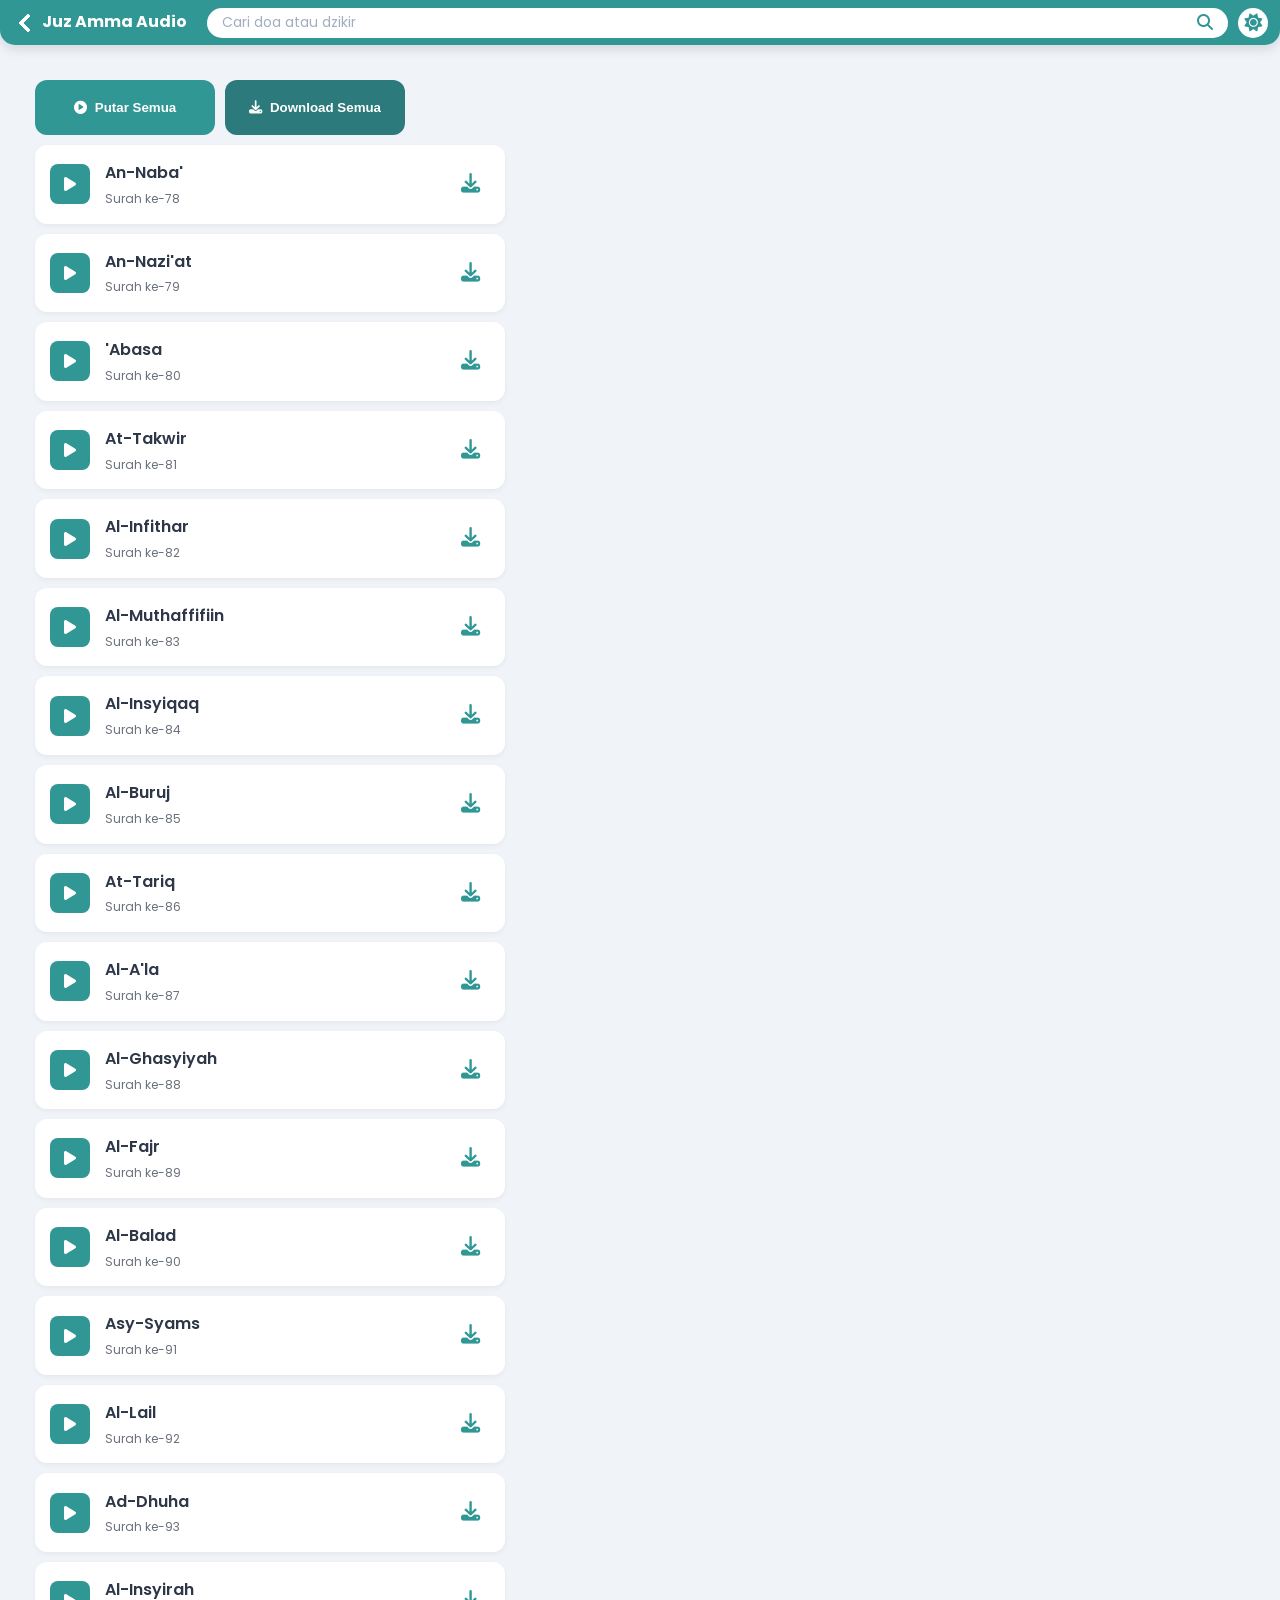
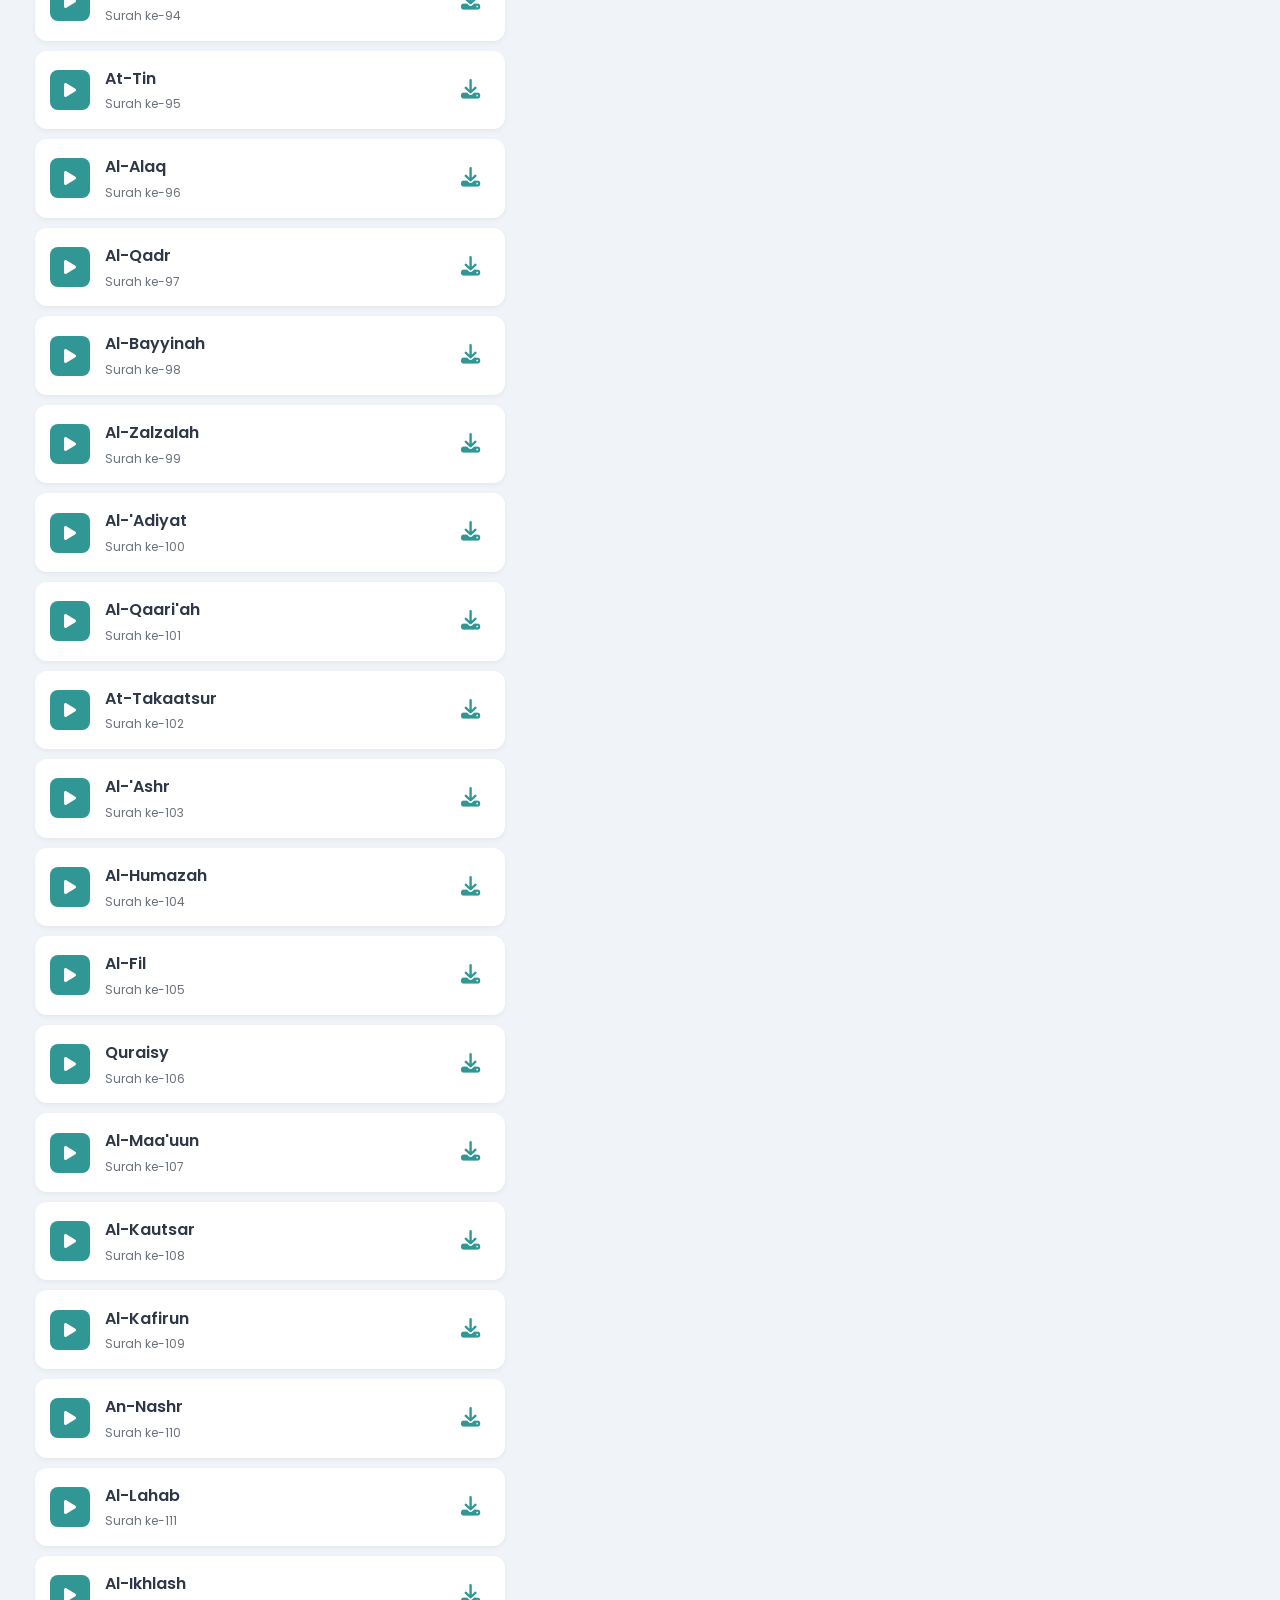
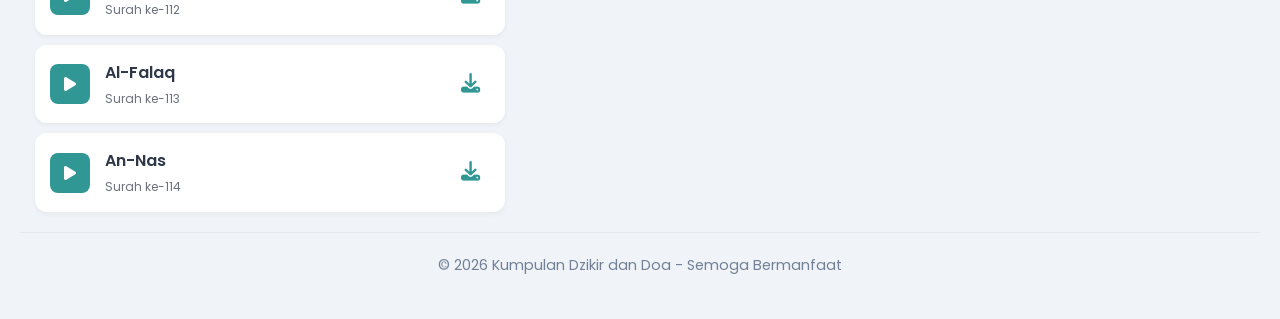
<file: juz-amma-audio.html>
<!DOCTYPE html>
<html lang="id">
<head>
    <meta charset="UTF-8">
    <meta name="viewport" content="width=device-width, initial-scale=1.0">
    <title>Juz Amma Audio - Kumpulan Doa</title>
    <link href="https://fonts.googleapis.com/css2?family=Amiri+Quran&display=swap" rel="stylesheet">
    <link href="https://fonts.googleapis.com/css2?family=Poppins:wght@400;500;600;700&family=Tajawal:wght@400;500;700&display=swap" rel="stylesheet">
    <link rel="stylesheet" href="https://cdnjs.cloudflare.com/ajax/libs/font-awesome/6.5.1/css/all.min.css">
    <link rel="stylesheet" href="search.css">
    <link rel="stylesheet" href="arabic.css">
<style>/* RESET DASAR */
* {
    margin: 0;
    padding: 0;
    box-sizing: border-box;
    -webkit-tap-highlight-color: transparent;
}

html, body {
    margin: 0;
    padding: 0;
    width: 100%;
    overflow-x: hidden;
}

/* VARIABEL TEMA */
:root {
    --bg-color: #f0f4f8;
    --text-color: #2d3748;
    --header-bg: #319795;
    --header-text: white;
    --menu-bg: white;
    --menu-text: #2d3748;
    --menu-hover-border: #319795;
    --menu-shadow: rgba(0,0,0,0.05);
    --menu-hover-shadow: rgba(0,0,0,0.1);
    --icon-bg: #e6fffa;
    --icon-color: #319795;
    --footer-text: #a0aec0;
    --toggle-bg: #e2e8f0;
    --toggle-circle: white;
    --page-bg: #f0f4f8;
    --surface-main: #ffffff;
    --surface-title: #e6fffa;
    --surface-controls: #edf2f7;
    --surface-card: #ffffff;
    --surface-card-border: rgba(49,151,149,0.12);
    --surface-card-shadow: rgba(0,0,0,0.06);
    --text-main: #2d3748;
    --text-subtle: #718096;
    --card-bg: #ffffff;
}

[data-theme="dark"] {
    --bg-color: #1a202c;
    --text-color: #e2e8f0;
    --header-bg: #2c7a7b;
    --header-text: white;
    --menu-bg: #2d3748;
    --menu-text: #e2e8f0;
    --menu-hover-border: #4fd1c5;
    --menu-shadow: rgba(0,0,0,0.3);
    --menu-hover-shadow: rgba(0,0,0,0.5);
    --icon-bg: #2c7a7b;
    --icon-color: #4fd1c5;
    --footer-text: #718096;
    --toggle-bg: #4fd1c5;
    --toggle-circle: #1a202c;
    --page-bg: #1a202c;
    --surface-main: #2d3748;
    --surface-title: rgba(79,209,197,0.10);
    --surface-controls: #1f2937;
    --surface-card: #2d3748;
    --surface-card-border: rgba(255,255,255,0.08);
    --surface-card-shadow: rgba(0,0,0,0.24);
    --text-main: #e2e8f0;
    --text-subtle: #a0aec0;
    --card-bg: #2d3748;
}

/* BODY */
body {
    font-family: 'Poppins', sans-serif;
    background-color: var(--bg-color);
    color: var(--text-color);
    margin: 0;
    padding: 20px;
    line-height: 1.8;
    transition: 0.3s;
}

/* FONT ARAB DAN TERJEMAH */
.ayat-current,
.ayat-next,
.ayat-above,
#arabicText * {
    font-family: 'Amiri Quran', serif !important;
}

.translate-panel,
.translate-text,
#translateText,
#translateText * {
    font-family: 'Poppins', sans-serif !important;
    direction: ltr;
}

/* HEADER ATAS */
.top-header {
    position: fixed;
    top: 0;
    left: 0;
    right: 0;
    z-index: 9999;
    height: 45px;
    background: var(--header-bg);
    display: flex;
    align-items: center;
    padding: 0 12px;
    box-shadow: 0 4px 12px rgba(0,0,0,.12);
    border-bottom-left-radius: 15px;
    border-bottom-right-radius: 15px;
}

.top-bar {
    width: 100%;
    display: flex;
    align-items: center;
    gap: 10px;
    padding-left: 20px;
}

.back-container {
    position: absolute;
    left: 12px;
    top: 50%;
    transform: translateY(-50%);
    cursor: pointer;
    width: 32px;
    height: 32px;
    display: flex;
    align-items: center;
    justify-content: center;
}

.back-button {
    width: 14px;
    height: 14px;
    border-left: 4px solid #fff;
    border-bottom: 4px solid #fff;
    transform: rotate(45deg);
    border-radius: 2px;
}

.page-title {
    color: #fff;
    font-size: 16px;
    font-weight: 700;
    margin-left: 30px;
    white-space: nowrap;
}

/* PENCARIAN */
.search-box {
    width: 100px;
    position: relative;
}

.search-box input {
    width: 100%;
    height: 30px;
    border: none;
    outline: none;
    border-radius: 999px;
    padding: 0 40px 0 15px;
    font-size: 14px;
    background: #fff;
    margin-left: 0;
}

.search-icon {
    position: absolute;
    right: 15px;
    top: 50%;
    transform: translateY(-50%);
    color: #319795;
    font-size: 16px;
    pointer-events: none;
}

/* TOMBOL HEADER */
.theme-toggle,
.control-btn {
    width: 30px;
    height: 30px;
    flex-shrink: 0;
    border: none;
    border-radius: 50%;
    background: #ffffff;
    color: #319795;
    display: flex;
    align-items: center;
    justify-content: center;
    cursor: pointer;
    transition: .3s;
    font-size: 18px;
}

.theme-toggle:hover,
.control-btn:hover {
    transform: scale(1.05);
}

.toggle-icon {
    font-size: 18px;
}

/* AKSI GLOBAL */
.global-actions {
    display: flex;
    gap: 10px;
    max-width: 100%;
    width: 400px;
    margin-top: 60px;
    padding: 0 15px;
}

.global-btn {
    flex: 1;
    border: none;
    padding: 20px;
    border-radius: 12px;
    color: #fff;
    font-weight: 600;
    cursor: pointer;
    display: flex;
    align-items: center;
    justify-content: center;
    gap: 8px;
    transition: .3s;
}

.global-btn:hover {
    transform: scale(1.02);
}

.play-all-btn {
    background: #319795;
}

.download-all-btn {
    background: #2c7a7b;
}

/* PLAYLIST */
.playlist-container {
    max-width: 500px;
    margin-top: 10px;
    padding: 0 15px;
}

.track-item {
    background: var(--card-bg);
    padding: 12px 15px;
    margin-bottom: 10px;
    border-radius: 12px;
    display: flex;
    align-items: center;
    gap: 15px;
    cursor: pointer;
    box-shadow: 0 2px 5px rgba(0,0,0,0.05);
}

/* PLAYER VIEW */
#playerView {
    display: none;
    position: fixed;
    top: 0;
    left: 0;
    width: 100%;
    height: 100%;
    background: linear-gradient(180deg, var(--page-bg) 0%, var(--page-bg) 100%);
    z-index: 1000;
    overflow-y: auto;
    padding: 20px;
    box-sizing: border-box;
}

.close-btn {
    display: none !important;
    font-size: 24px;
    cursor: pointer;
    color: var(--header-bg);
}

.player-content {
    text-align: center;
    margin-top: 10px;
}

.ayat-list {
    margin-top: 10px;
    text-align: left;
}

.download-btn {
    color: var(--header-bg);
    padding: 10px;
    font-size: 1.2rem;
    text-decoration: none;
}

/* JUDUL SURAH */
.surah-title-wrap {
    display: flex;
    justify-content: center;
    margin-top: 35px;
    margin-bottom: 10px;
}

#activeSurahName {
    background: var(--surface-title);
    color: var(--text-main);
    padding: 12px 16px;
    border-radius: 16px;
    width: fit-content;
    box-shadow: 0 4px 12px var(--surface-card-shadow);
    border: 1px solid var(--surface-card-border);
    font-size: 1.05rem;
    font-weight: 700;
    text-align: center;
}

/* PANEL AYAT */
.ayat-panel {
    background: var(--surface-main);
    border: 1px solid var(--surface-card-border);
    border-radius: 24px;
    box-shadow: 0 10px 30px var(--surface-card-shadow);
    padding: 20px 18px;
    margin: 0 auto;
}

#arabicText {
    position: relative;
    min-height: 250px;
    overflow: hidden;
}

.ayat-wrapper {
    position: relative;
    height: 220px;
}

.arabic-panel .ayat-wrapper {
    background: rgba(49, 151, 149, 0.06);
    border: 1px solid rgba(49, 151, 149, 0.12);
    border-radius: 18px;
    padding: 16px;
    margin: 0;
}

[data-theme="dark"] .arabic-panel .ayat-wrapper {
    background: rgba(49, 151, 149, 0.1);
    border: 1px solid rgba(49, 151, 149, 0.18);
}

/* STRUKTUR AYAT */


.arabic-panel .ayat-current {
    font-size: 1.2rem;
    line-height: 1.5;
    direction: rtl;
    text-align: center;
    padding: 8px;
    border-radius: 12px;
    transition: all 0.8s ease;
}

.arabic-panel .ayat-next {
    font-size: 1.2rem;
    line-height: 1.5;
    opacity: 0.25;
    filter: blur(0.3px);
    direction: rtl;
    text-align: center;
    padding: 8px;
}

.ayat-above {
    font-size: 1.2rem;
    opacity: 0.25;
    filter: blur(0.3px);
    direction: rtl;
    text-align: center;
    padding: 8px;
    margin-top: -15px;
    margin-bottom: 5px;
    transition: all 0.5s ease;
}

/* TERJEMAH */
.translate-panel {
    margin-top: -40px;
    padding: 10px;
    background: rgba(0, 0, 0, 0.025);
    border-radius: 12px;
    border-top: 1px solid rgba(0, 0, 0, 0.08);
    text-align: center;
    font-size: 0.9rem;
    line-height: 1.5;
    color: var(--text-subtle);
    opacity: 1;
    transition: opacity 0.3s ease;
    font: Poppins;
}

[data-theme="dark"] .translate-panel {
    background: rgba(255, 255, 255, 0.04);
    border-top: 1px solid rgba(255, 255, 255, 0.1);
}

/* TOGGLE TERJEMAH */
.translation-toggle {
    display: flex;
    align-items: center;
    gap: 6px;
    margin-top: -10px;
    margin-bottom: -5px;
    padding-left: 4px;
    font-size: 0.82rem;
    color: rgba(0,0,0,.45);
    cursor: pointer;
    user-select: none;
    transition: all .3s ease;
}

.translation-toggle:hover {
    color: rgba(0,0,0,.65);
}

.translation-toggle i {
    font-size: 0.7rem;
    transition: transform .3s ease;
}

[data-theme="dark"] .translation-toggle {
    color: rgba(255,255,255,.45);
}

[data-theme="dark"] .translation-toggle:hover {
    color: rgba(255,255,255,.7);
}

/* AUDIO PROGRESS */
.audio-progress-wrap {
    display: flex;
    align-items: center;
    gap: 8px;
    margin-top: 12px;
    margin-bottom: -5px;
}

.audio-progress-wrap span {
    font-size: .75rem;
    min-width: 42px;
    color: var(--text-subtle);
}

#audioProgress {
    flex: 1;
    height: 5px;
    appearance: none;
    border-radius: 999px;
    outline: none;
    cursor: pointer;
    background: #d1d5db;
}

#audioProgress::-webkit-slider-thumb {
    appearance: none;
    width: 14px;
    height: 14px;
    border-radius: 50%;
    background: #319795;
}

#audioProgress::-moz-range-thumb {
    width: 14px;
    height: 14px;
    border: none;
    border-radius: 50%;
    background: #319795;
}

/* PANEL KONTROL */
.control-panel {
    margin-top: 10px;
    background: var(--surface-controls);
    border: 1px solid var(--surface-card-border);
    border-radius: 18px;
    box-shadow: 0 6px 18px var(--surface-card-shadow);
    padding: 12px 14px;
}

.control-bar {
    display: flex;
    justify-content: space-between;
    align-items: center;
    gap: 10px;
    margin-top: 0;
    padding: 0;
}

.control-btn {
    width: 50px;
    height: 50px;
    border-radius: 50%;
    background: var(--header-bg);
    color: white;
    font-size: 18px;
}

.control-btn:disabled {
    background: #a0aec0;
    cursor: not-allowed;
    transform: none;
}

.play-pause-btn {
    width: 45px;
    height: 45px;
    font-size: 15px;
    background: #319795;
}

.prev-btn,
.next-btn {
    width: 35px;
    height: 35px;
    font-size: 15px;
}

/* SURAH SELANJUTNYA */
.next-surah-section {
    margin-top: 10px;
    padding: 14px 12px 8px;
    background: var(--surface-card);
    border: 1px solid var(--surface-card-border);
    border-radius: 18px;
    box-shadow: 0 8px 22px var(--surface-card-shadow);
}

.next-surah-header {
    display: flex;
    align-items: center;
    justify-content: space-between;
    gap: 10px;
    margin-bottom: 12px;
}

.next-surah-title {
    font-size: 8rem;
    font-weight: 700;
    margin: 0;
    color: var(--text-main);
    margin-top: -5px;
    margin-bottom: 5px;
}

.next-surah-subtitle {
    font-size: 0.7rem;
    opacity: 0.7;
    margin-top: -5px;
    color: var(--text-subtle);
}

.next-surah-hint {
    width: 34px;
    height: 34px;
    border-radius: 50%;
    display: flex;
    align-items: center;
    justify-content: center;
    background: var(--header-bg);
    color: #fff;
    flex-shrink: 0;
}

.next-surah-scroll {
    display: flex;
    gap: 10px;
    overflow-x: auto;
    padding-bottom: 8px;
    scroll-snap-type: x proximity;
    -webkit-overflow-scrolling: touch;
}

.next-surah-scroll::-webkit-scrollbar {
    display: none;
}

.surah-chip {
    border: none;
    border-radius: 16px;
    padding: 12px 14px;
    background: linear-gradient(135deg, #319795, #2c7a7b);
    color: #fff;
    display: flex;
    align-items: center;
    gap: 10px;
    cursor: pointer;
    box-shadow: 0 8px 18px rgba(49,151,149,0.18);
    transition: transform .2s ease, box-shadow .2s ease, opacity .2s ease;
    text-align: left;
}

[data-theme="dark"] .surah-chip {
    box-shadow: 0 8px 18px rgba(0,0,0,0.22);
}

.chip-id {
    font-size: 0.8rem;
    background: rgba(255,255,255,0.18);
    padding: 4px 8px;
    border-radius: 999px;
    flex-shrink: 0;
}

.chip-name {
    flex: 1;
    font-size: 0.8rem;
    font-weight: 600;
    line-height: 1.2;
}

.chip-icon {
    font-size: 0.8rem;
    opacity: 0.9;
    flex-shrink: 0;
}

/* FOOTER */
footer {
    text-align: center;
    margin-top: 20px;
    padding-top: 20px;
    padding-bottom: 20px;
    color: #718096;
    font-size: 0.9rem;
    border-top: 1px solid #e2e8f0;
    direction: ltr;
    margin-bottom: 0;
}

/* DARK MODE */
[data-theme="dark"] body {
    background: #1a202c;
    color: #e2e8f0;
}

[data-theme="dark"] .top-header {
    background: #2c7a7b;
}

[data-theme="dark"] .search-box input {
    background: #1f2937;
    color: #fff;
}

[data-theme="dark"] .theme-toggle,
[data-theme="dark"] .control-btn {
    background: #1f2937;
    color: #4fd1c5;
}

/* RESPONSIVE */
@media (max-width: 600px) {
    body {
        padding: 0;
        background-color: #ffffff;
    }

    .arabic {
        font-size: 1.6rem;
        line-height: 2;
    }

    h1 {
        font-size: 1.5rem;
    }

    .subtitle {
        font-size: 0.9rem;
    }

    .surah-chip {
        min-width: 155px;
    }

    .next-surah-section {
        border-radius: 16px;
        padding: 12px 10px 2px;
    }

    .next-surah-title {
        font-size: 0.95rem;
    }

    .ayat-panel {
        padding: 16px 14px;
        border-radius: 20px;
    }

    .arabic-panel .ayat-wrapper {
        padding: 12px;
        border-radius: 14px;
    }
}</style>
</head>
<body>
<div class="top-header">
    <div class="back-container" onclick="goBack()">
        <div class="back-button"></div>
    </div>
    <div class="page-title">Juz Amma Audio</div>
    <div class="top-bar">
        <div class="search-box">
            <input type="text" placeholder="Cari doa atau dzikir">
            <span class="search-icon">
                <i class="fa-solid fa-magnifying-glass"></i>
            </span>
        </div>
        <button id="themeToggle" class="theme-toggle" title="Dark Mode">
            <i class="fa-solid fa-sun toggle-icon"></i>
        </button>
    </div>
</div>

<div class="global-actions">
    <button onclick="playAllSurahs()" class="global-btn play-all-btn">
        <i class="fa-solid fa-circle-play"></i> Putar Semua
    </button>
    <button onclick="downloadAllSurahs()" class="global-btn download-all-btn">
        <i class="fa-solid fa-download"></i> Download Semua
    </button>
</div>

<div class="playlist-container" id="playlist"></div>

<div id="playerView">
    <span class="close-btn" onclick="closeDisplay()"><i class="fa-solid fa-chevron-down"></i></span>
    <div class="player-content">
        <div class="surah-title-wrap">
    <h2 id="activeSurahName">Surah</h2>
</div>
</div>

<div class="ayat-panel">
    <div id="arabicText" class="arabic-panel"></div>
    <div id="translateText" class="translate-panel"></div>



<!-- Progress Audio -->
<div class="audio-progress-wrap">
    <span id="currentTime">0:00</span>

    <input
        type="range"
        id="audioProgress"
        min="0"
        max="100"
        value="0"
    >

    <span id="remainingTime">-0:00</span>
</div>


</div>
<div class="control-panel">
    <div class="control-bar">
        <button id="prevBtn" class="control-btn prev-btn" onclick="prevAyat()">
            <i class="fa-solid fa-chevron-left"></i>
        </button>
        <button id="playPauseBtn" class="control-btn play-pause-btn" onclick="togglePlayPause()">
            <i class="fa-solid fa-play"></i>
        </button>
        <button id="nextBtn" class="control-btn next-btn" onclick="nextAyat()">
            <i class="fa-solid fa-chevron-right"></i>
        </button>
    </div>
</div>

<div class="ayat-list">
    <div id="ayatListContainer"></div>
</div>
    
    <audio id="audioPlayer"></audio>
</div>

<footer>
    &copy; 2026 Kumpulan Dzikir dan Doa - Semoga Bermanfaat
</footer>

<script>
// ===== VARIABEL GLOBAL =====
let currentTimestampData = null;
let currentSurahData = null;
let currentSurahId = null;
let currentAyat = 1;
let totalAyatGlobal = 0;
let currentSurahIndex = 0;
let playlist;
let playerView;
let audio;
let toggleButton;
let ayatSyncInterval = null;
let currentDurasiPerAyat = 0;
let currentTotalAyat = 0;
let currentSurahDataSync = null;
let showTranslation = true;
let currentTahap = 0; // 0=taawudz, 1=basmalah, 2+=ayat

// ===== MENU SURAH =====
const menuSurah = [
    { id: 78, name: "An-Naba'" }, { id: 79, name: "An-Nazi'at" }, { id: 80, name: "'Abasa" },
    { id: 81, name: "At-Takwir" }, { id: 82, name: "Al-Infithar" }, { id: 83, name: "Al-Muthaffifiin" },
    { id: 84, name: "Al-Insyiqaq" }, { id: 85, name: "Al-Buruj" }, { id: 86, name: "At-Tariq" },
    { id: 87, name: "Al-A'la" }, { id: 88, name: "Al-Ghasyiyah" }, { id: 89, name: "Al-Fajr" },
    { id: 90, name: "Al-Balad" }, { id: 91, name: "Asy-Syams" }, { id: 92, name: "Al-Lail" },
    { id: 93, name: "Ad-Dhuha" }, { id: 94, name: "Al-Insyirah" }, { id: 95, name: "At-Tin" },
    { id: 96, name: "Al-Alaq" }, { id: 97, name: "Al-Qadr" }, { id: 98, name: "Al-Bayyinah" },
    { id: 99, name: "Al-Zalzalah" }, { id: 100, name: "Al-'Adiyat" }, { id: 101, name: "Al-Qaari'ah" },
    { id: 102, name: "At-Takaatsur" }, { id: 103, name: "Al-'Ashr" }, { id: 104, name: "Al-Humazah" },
    { id: 105, name: "Al-Fil" }, { id: 106, name: "Quraisy" }, { id: 107, name: "Al-Maa'uun" },
    { id: 108, name: "Al-Kautsar" }, { id: 109, name: "Al-Kafirun" }, { id: 110, name: "An-Nashr" },
    { id: 111, name: "Al-Lahab" }, { id: 112, name: "Al-Ikhlash" }, { id: 113, name: "Al-Falaq" },
    { id: 114, name: "An-Nas" }
];

// ===== FUNGSI =====
function goBack() {
    audio.pause();
    audio.removeAttribute('src');
    audio.load();
    stopAyatSync();
    currentSurahData = null;
    currentSurahId = null;
    currentAyat = 1;
    currentTahap = -1;
    totalAyatGlobal = 0;
    currentSurahIndex = 0;
    document.getElementById('activeSurahName').innerText = 'Surah';
    document.getElementById('arabicText').innerHTML = '';
    document.getElementById('translateText').innerHTML = '';
    document.getElementById('ayatListContainer').innerHTML = '';
    playerView.style.display = 'none';
    playlist.style.display = 'block';
}

function updateThemeIcon(theme) {
    const icon = document.querySelector(".toggle-icon");
    if (icon) {
        icon.className = theme === "dark" 
            ? "fa-solid fa-moon toggle-icon" 
            : "fa-solid fa-sun toggle-icon";
    }
}

function renderMenu() {
    menuSurah.forEach(s => {
        const div = document.createElement('div');
        div.className = 'track-item';
        div.innerHTML = `
            <div class="track-icon" style="width: 40px; height: 40px; background: var(--header-bg); color: white; border-radius: 8px; display: flex; align-items: center; justify-content: center;">
                <i class="fa-solid fa-play"></i>
            </div>
            <div class="track-info" onclick="startSurah(${s.id})" style="flex-grow:1;">
                <div style="font-weight:600;">${s.name}</div>
                <p style="font-size:0.75rem; opacity:0.7;">Surah ke-${s.id}</p>
            </div>
            <a href="audio/${s.id}-1.m4a" download class="download-btn"><i class="fa-solid fa-download"></i></a>
        `;
        playlist.appendChild(div);
    });
}

async function startSurah(id) {
    try {
        const res = await fetch(`data.2/${id}.json`);
        if (!res.ok) {
            throw new Error(`File data.2/${id}.json tidak ditemukan (Status: ${res.status})`);
        }
        const json = await res.json();
        const data = json[String(id)];
        const timestampFile = `ts-${id}.json`;

        try {
            const tsRes = await fetch(timestampFile);

            if (!tsRes.ok) {
                console.warn(`⚠️ Timestamp ts-${id}.json tidak ditemukan`);
                currentTimestampData = {
                    surahId: id,
                    timestamps: []
                };
            } else {
                const tsData = await tsRes.json();
                currentTimestampData = {
                    surahId: id,
                    timestamps: Array.isArray(tsData)
                        ? tsData
                        : tsData.timestamps || []
                };
            }

        } catch (err) {
            console.warn("Gagal memuat timestamp:", err);
            currentTimestampData = {
                surahId: id,
                timestamps: []
            };
        }
        
        currentSurahData = data;
        currentSurahId = id;
        currentAyat = 1;
        currentTahap = -1;
        totalAyatGlobal = parseInt(data.number_of_ayah);

        playerView.style.display = 'block';
        playlist.style.display = 'none';

        const container = document.getElementById('ayatListContainer');
        const currentIndex = menuSurah.findIndex(s => s.id === id);
        let nextSurahHtml = "";

        for (let i = currentIndex + 1; i < Math.min(currentIndex + 6, menuSurah.length); i++) {
            const next = menuSurah[i];
            nextSurahHtml += `
                <button onclick="startSurah(${next.id})" class="surah-chip">
                    <span class="chip-id">#${next.id}</span>
                    <span class="chip-name">${next.name}</span>
                    <i class="fa-solid fa-play chip-icon"></i>
                </button>
            `;
        }

        updatePrevNextButtons();

        container.innerHTML = `
            <div class="next-surah-section">
                <div class="next-surah-header">
                    <div>
                        <h4 class="next-surah-title">Surah Selanjutnya</h4>
                        <p class="next-surah-subtitle">Geser untuk melihat pilihan berikutnya</p>
                    </div>
                    <div class="next-surah-hint">
                        <i class="fa-solid fa-angles-right"></i>
                    </div>
                </div>
                <div class="next-surah-scroll">
                    ${nextSurahHtml}
                </div>
            </div>
        `;

        playAyat(currentSurahId, 1, totalAyatGlobal, data);

    } catch(error) {
        console.error("❌ Error saat memuat surah:", error);
        alert("Error: " + error.message);
    }
}

function getTranslation(data, ayatNo) {
    return data?.translations?.id?.text?.[String(ayatNo)] || "";
}

function displayAyatOnly(surahId, ayatNo, totalAyat, data) {
    currentAyat = ayatNo;
    
    let currentText = "";
    let currentTranslation = "";
    
    if (ayatNo === 1) {
        currentText = `
            <div style="margin-bottom:20px;">
                <div style="font-size:1.6rem; direction:rtl; margin-bottom:8px;">
                    ${data.preface?.taawudz || ""}
                </div>
            </div>
            <div style="margin-bottom:20px;">
                <div style="font-size:1.6rem; direction:rtl; margin-bottom:8px;">
                    ${data.preface?.basmalah || ""}
                </div>
            </div>
            <div style="font-size:1.6rem; direction:rtl;">
                ${data.text?.["1"] || ""}
            </div>
        `;
        currentTranslation = `${data.preface?.taawudz_id || ""}<br>${data.preface?.basmalah_id || ""}<br>${getTranslation(data, 1)}`;
    } else {
        currentText = `
            <div style="font-size:1.6rem; direction:rtl;">
                ${data.text?.[String(ayatNo)] || ""}
            </div>
        `;
        currentTranslation = getTranslation(data, ayatNo);
    }

    document.getElementById("arabicText").innerHTML = `
        <div class="ayat-wrapper">
            <div class="ayat-current">
                ${currentText}
            </div>
        </div>
    `;

    document.getElementById("translateText").innerHTML = `
        <div class="translate-text">
            ${currentTranslation}
        </div>
    `;

    document.getElementById("activeSurahName").innerText = `${data.name_latin} - ${totalAyat} Ayat`;

    const fileNumber = surahId - 77;
    audio.src = `audio/${surahId}-${fileNumber}.m4a`;
}

async function playAyat(surahId, ayatNo, totalAyat, data) {
    if (!data) {
        const res = await fetch(`data.2/${surahId}.json`);
        const json = await res.json();
        data = json[String(surahId)];
    }

    currentSurahDataSync = data;
    currentTotalAyat = totalAyat;
    currentAyat = ayatNo;
    
    document.getElementById("activeSurahName").innerText = `${data.name_latin} - ${totalAyat} Ayat`;

    let arab = data.preface?.taawudz || "";
    let indo = data.preface?.taawudz_id || "";
    
    document.getElementById("arabicText").innerHTML = `
        <div class="ayat-wrapper">
            <div class="ayat-current">
                <div style="font-size:1.8rem;direction:rtl;text-align:center;padding:8px;">${arab}</div>
            </div>
        </div>
    `;
    document.getElementById("translateText").innerHTML = `
        <div class="translate-text">
            ${indo}
        </div>
    `;

    const fileNumber = surahId - 77;
    const audioPath = `audio/${surahId}-${fileNumber}.m4a`;
    console.log("🎵 Loading audio:", audioPath);
    
    audio.src = audioPath;
    
    audio.onloadedmetadata = () => {
        console.log("✅ Audio loaded successfully, duration:", audio.duration);
        audio.currentTime = 0;
        document.getElementById("playPauseBtn").innerHTML = '<i class="fa-solid fa-play"></i>';
        updateAyatDisplay(currentSurahId, 0, data);
    };
    
    audio.onerror = (e) => {
        console.error("❌ Error loading audio:", audioPath, e);
        alert(`❌ Audio tidak ditemukan: ${audioPath}`);
    };
}

function updatePrevNextButtons() {
    const prevBtn = document.getElementById('prevBtn');
    const nextBtn = document.getElementById('nextBtn');
    prevBtn.disabled = currentSurahId === 78;
    nextBtn.disabled = currentSurahId === 114;
}

function prevAyat() {
    if (currentSurahId && currentSurahId > 78) {
        audio.pause();
        document.getElementById("playPauseBtn").innerHTML = '<i class="fa-solid fa-play"></i>';
        stopAyatSync();
        startSurah(currentSurahId - 1);
    }
}

function nextAyat() {
    if (currentSurahId && currentSurahId < 114) {
        audio.pause();
        document.getElementById("playPauseBtn").innerHTML = '<i class="fa-solid fa-play"></i>';
        stopAyatSync();
        startSurah(currentSurahId + 1);
    }
}

async function playAllSurahs() {
    currentSurahIndex = 0;
    playNextSurah();
}

async function playNextSurah() {
    if (currentSurahIndex >= menuSurah.length) {
        alert("Semua surah selesai diputar");
        return;
    }

    const surahId = menuSurah[currentSurahIndex].id;
    try {
        const res = await fetch(`data.2/${surahId}.json`);
        const json = await res.json();
        const data = json[surahId] || json;

        playerView.style.display = 'block';
        playlist.style.display = 'none';

        playAyatFullSurah(surahId, 1, parseInt(data.number_of_ayah), data, () => {
            currentSurahIndex++;
            playNextSurah();
        });
    } catch(err) {
        console.error(err);
    }
}

function playAyatFullSurah(surahId, ayatNo, totalAyat, data, onFinish) {
    document.getElementById('activeSurahName').innerText = `${data.name_latin} - Ayat ${ayatNo}`;
    document.getElementById('arabicText').innerText = data.text[String(ayatNo)];
    document.getElementById('translateText').innerText = data.translations.id.text[String(ayatNo)];
    audio.src = `audio/${surahId}-${ayatNo}.m4a`;
    audio.play();

    audio.onended = () => {
        if (ayatNo < totalAyat) {
            playAyatFullSurah(surahId, ayatNo + 1, totalAyat, data, onFinish);
        } else {
            if (onFinish) onFinish();
        }
    };
}

async function downloadAllSurahs() {
    if (!confirm("Download seluruh audio Juz Amma? Jumlah file cukup banyak.")) return;
    let totalFile = 0;

    for (const surah of menuSurah) {
        try {
            const res = await fetch(`data.2/${surah.id}.json`);
            const json = await res.json();
            const data = json[surah.id] || json;
            const totalAyat = parseInt(data.number_of_ayah);

            for (let i = 1; i <= totalAyat; i++) {
                const link = document.createElement('a');
                link.href = `audio/${surah.id}-${i}.m4a`;
                link.download = `${surah.id}-${i}.m4a`;
                document.body.appendChild(link);
                link.click();
                document.body.removeChild(link);
                totalFile++;
                await new Promise(resolve => setTimeout(resolve, 800));
            }
        } catch(err) {
            console.error("Gagal download surah", surah.id, err);
        }
    }
    alert(`Selesai memproses ${totalFile} file audio.`);
}

function closeDisplay() {
    playerView.style.display = 'none';
    playlist.style.display = 'block';
    audio.pause();
    stopAyatSync();
    audio.removeAttribute('src');
    audio.load();
}

function togglePlayPause() {
    const btn = document.getElementById("playPauseBtn");

    if (audio.paused) {
        audio.play().then(() => {
            btn.innerHTML = '<i class="fa-solid fa-pause"></i>';

            if (currentSurahDataSync) {
                startAyatSync(currentSurahDataSync);
            }
        }).catch(err => {
            console.error("❌ Error playing audio:", err);
            alert("Tidak dapat memutar audio. Periksa apakah file audio tersedia.");
        });
    } else {
        audio.pause();
        btn.innerHTML = '<i class="fa-solid fa-play"></i>';
        stopAyatSync();
    }
}

function toggleTranslation() {
    showTranslation = !showTranslation;

    const panel = document.getElementById("translateText");
    const label = document.getElementById("translateLabel");
    const arrow = document.getElementById("translateArrow");

    if (showTranslation) {
        panel.style.display = "block";
        label.textContent = "Sembunyikan Terjemah";
        arrow.style.transform = "rotate(0deg)";
    } else {
        panel.style.display = "none";
        label.textContent = "Tampilkan Terjemah";
        arrow.style.transform = "rotate(-90deg)";
    }
}

let currentSyncHandler = null;
function formatTime(seconds) {
    if (isNaN(seconds)) return "0:00";

    const m = Math.floor(seconds / 60);
    const s = Math.floor(seconds % 60);

    return `${m}:${String(s).padStart(2, '0')}`;
}

function updateProgressBar() {

    const progress = document.getElementById("audioProgress");
    const current = document.getElementById("currentTime");
    const remaining = document.getElementById("remainingTime");

    if (!audio.duration) return;

    const percent =
        (audio.currentTime / audio.duration) * 100;

    progress.value = percent;

    progress.style.background =
        `linear-gradient(
            to right,
            #22c55e 0%,
            #22c55e ${percent}%,
            rgba(0,0,0,.12) ${percent}%,
            rgba(0,0,0,.12) 100%
        )`;

    current.textContent =
        formatTime(audio.currentTime);

    remaining.textContent =
        "-" +
        formatTime(
            audio.duration - audio.currentTime
        );
}

function stopAyatSync() {
    if (audio && currentSyncHandler) {
        audio.removeEventListener('timeupdate', currentSyncHandler);
        currentSyncHandler = null;
    }
}

function startAyatSync(data) {

    stopAyatSync();

    currentSyncHandler = () => {
        updateAyatFromTimestamp(
            audio.currentTime,
            data
        );
    };

    audio.addEventListener(
        "timeupdate",
        currentSyncHandler
    );

    updateAyatFromTimestamp(
        audio.currentTime,
        data
    );
}

function updateAyatFromTimestamp(currentTime, data) {
    if (!currentTimestampData?.timestamps || !data) return;

    const timestamps = currentTimestampData.timestamps;
    let activeEntry = null;

    for (let i = 0; i < timestamps.length; i++) {
        const current = timestamps[i];
        const next = timestamps[i + 1];
        if (currentTime >= current.time && (!next || currentTime < next.time)) {
            activeEntry = current;
            break;
        }
    }

    if (!activeEntry) return;

    let newTahap = -99; 
    if (activeEntry.hasOwnProperty('taawuz')) newTahap = 0;
    else if (activeEntry.hasOwnProperty('basmalah')) newTahap = 1;
    else if (activeEntry.hasOwnProperty('ayat')) newTahap = activeEntry.ayat + 1;

    if (newTahap !== currentTahap) {
        currentTahap = newTahap;
        
        if (newTahap === 0) {
            updateAyatDisplay(currentSurahId, 0, data);
        } else if (newTahap === 1) {
            updateAyatDisplay(currentSurahId, 1, data);
        } else {
            displayTimestampSegment(newTahap - 1, data);
        }
    }
}

function displayTimestampSegment(ayatNum, data) {
    const arab = data.text?.[String(ayatNum)] || "";
    const indo = data.translations?.id?.text?.[String(ayatNum)] || "";
    
    const prevAyatNum = ayatNum - 1;
    const prevArab = prevAyatNum >= 1 ? (data.text?.[String(prevAyatNum)] || "") : "";
    
    const nextAyatNum = ayatNum + 1;
    const nextArab = data.text?.[String(nextAyatNum)] || "";

    let arabicHtml = `
        <div class="ayat-stack">
            ${prevArab ? `<div class="ayat-above"><div style="font-size:1.1rem;direction:rtl;text-align:center;padding:6px;">${prevArab}</div></div>` : ''}
            <div class="ayat-current">
                <div style="font-size:1.8rem;direction:rtl;text-align:center;padding:8px;">${arab}</div>
            </div>
            ${nextArab ? `<div class="ayat-next"><div style="font-size:1.1rem;direction:rtl;text-align:center;padding:6px;">${nextArab}</div></div>` : ''}
        </div>
    `;
    
    document.getElementById("arabicText").innerHTML = arabicHtml;
    document.getElementById("translateText").innerHTML = `<div class="translate-text">${indo}</div>`;
    currentAyat = ayatNum;
}

function updateAyatDisplay(surahId, tahap, data) {
    let arab = "", indo = "";
    let aboveArab = "", nextArab = "";

    if (tahap === 0) {
        arab = data.preface?.taawudz || "";
        indo = data.preface?.taawudz_id || "";
        nextArab = data.preface?.basmalah || "";
        
        document.getElementById("arabicText").innerHTML = `
            <div class="ayat-stack">
                <div class="ayat-current">
                    <div style="font-size:1.8rem;direction:rtl;text-align:center;padding:8px;">${arab}</div>
                </div>
                <div class="ayat-next">
                    <div style="font-size:1.1rem;direction:rtl;text-align:center;padding:6px;">${nextArab}</div>
                </div>
            </div>
        `;
    } else if (tahap === 1) {
        arab = data.preface?.basmalah || "";
        indo = data.preface?.basmalah_id || "";
        aboveArab = data.preface?.taawudz || "";
        nextArab = data.text?.["1"] || "";
        
        document.getElementById("arabicText").innerHTML = `
            <div class="ayat-stack">
                <div class="ayat-above">
                    <div style="font-size:1.1rem;direction:rtl;text-align:center;padding:6px;">${aboveArab}</div>
                </div>
                <div class="ayat-current">
                    <div style="font-size:1.8rem;direction:rtl;text-align:center;padding:8px;">${arab}</div>
                </div>
                ${nextArab ? `<div class="ayat-next">
                    <div style="font-size:1.1rem;direction:rtl;text-align:center;padding:6px;">${nextArab}</div>
                </div>` : ''}
            </div>
        `;
    } else {
        const ayatNo = tahap;
        arab = data.text?.[String(ayatNo)] || "";
        indo = data?.translations?.id?.text?.[String(ayatNo)] || "";
        aboveArab = data.text?.[String(ayatNo - 1)] || "";
        nextArab = data.text?.[String(ayatNo + 1)] || "";
        
        document.getElementById("arabicText").innerHTML = `
            <div class="ayat-stack">
                ${aboveArab ? `<div class="ayat-above">
                    <div style="font-size:1.1rem;direction:rtl;text-align:center;padding:6px;">${aboveArab}</div>
                </div>` : ''}
                <div class="ayat-current">
                    <div style="font-size:1.8rem;direction:rtl;text-align:center;padding:8px;">${arab}</div>
                </div>
                ${nextArab ? `<div class="ayat-next">
                    <div style="font-size:1.1rem;direction:rtl;text-align:center;padding:6px;">${nextArab}</div>
                </div>` : ''}
            </div>
        `;
    }
    
    document.getElementById("translateText").innerHTML = `
        <div class="translate-text">
            ${indo}
        </div>
    `;
}

// ===== DOMContentLoaded =====
document.addEventListener('DOMContentLoaded', () => {
    toggleButton = document.getElementById("themeToggle");
    const htmlElement = document.documentElement;
    const savedTheme = localStorage.getItem("theme") || "light";
    htmlElement.setAttribute("data-theme", savedTheme);
    updateThemeIcon(savedTheme);

    if (toggleButton) {
        toggleButton.addEventListener("click", () => {
            const current = htmlElement.getAttribute("data-theme");
            const next = current === "light" ? "dark" : "light";
            htmlElement.setAttribute("data-theme", next);
            localStorage.setItem("theme", next);
            updateThemeIcon(next);
        });
    }

    playlist = document.getElementById('playlist');
    playerView = document.getElementById('playerView');
    audio = document.getElementById('audioPlayer');
    const progress = document.getElementById("audioProgress");

    audio.addEventListener("timeupdate", updateProgressBar);

    audio.addEventListener("loadedmetadata", () => {
        updateProgressBar();
    });

    progress.addEventListener("input", () => {

        if (!audio.duration) return;

        const seekTime =
            (progress.value / 100) *
            audio.duration;

        audio.currentTime = seekTime;

        updateProgressBar();
    });
    renderMenu();
});
</script>
<script src="search.js"></script>
</body>
</html>
</file>
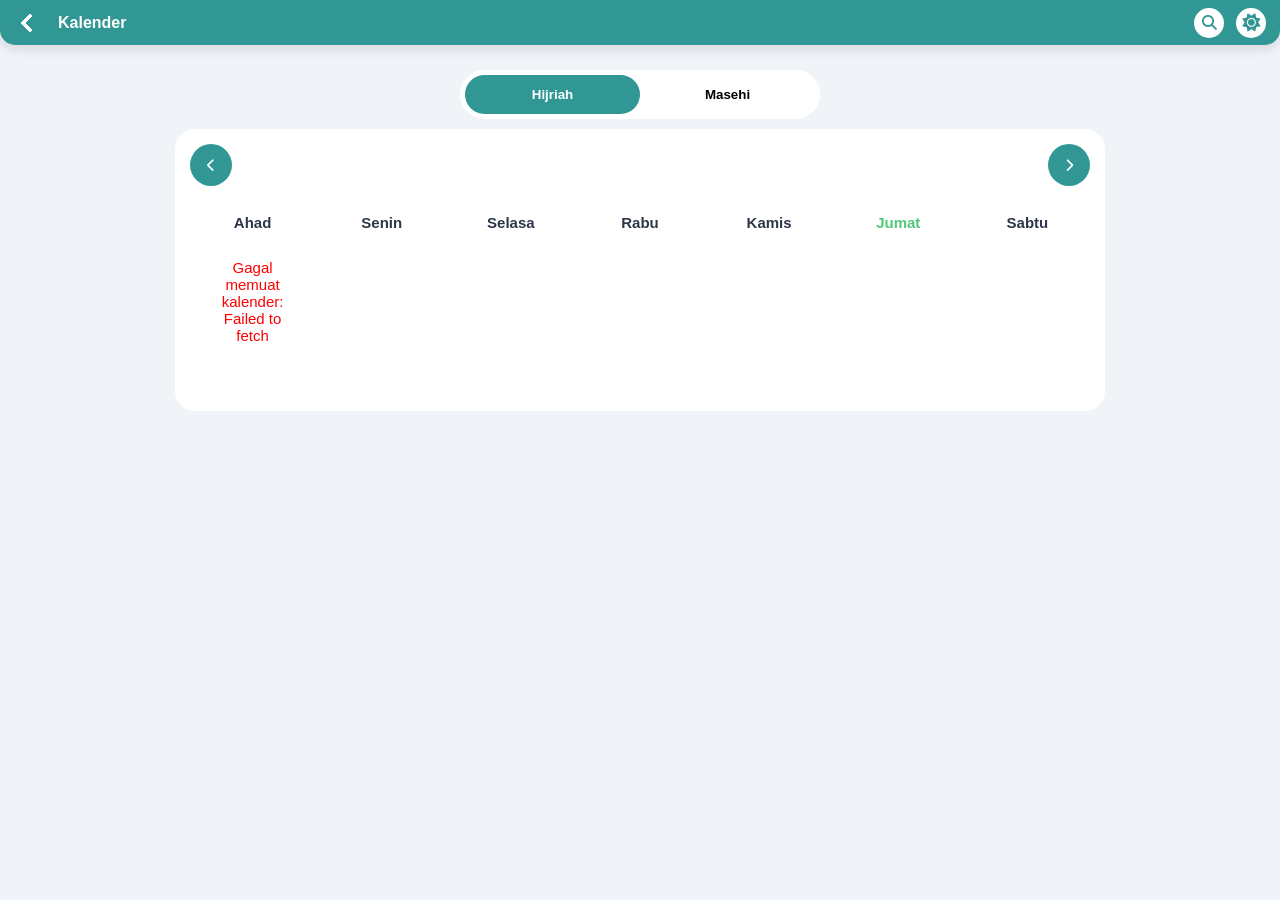
<file: kalender-hijriah.html>
<!DOCTYPE html>
<html lang="id">
<head>
<meta charset="UTF-8">
<meta name="viewport" content="width=device-width,initial-scale=1">
<title>Kalender Hijriah Pro</title>

<link rel="stylesheet" href="https://cdnjs.cloudflare.com/ajax/libs/font-awesome/6.5.1/css/all.min.css">
<style>
* {
    -webkit-tap-highlight-color: transparent;
}

:root {
    --primary: #319795;
    --bg: #f0f4f8;
    --card: #fff;
    --text: #2d3748;
    --border: #e2e8f0;
    --bg-color: #f0f4f8;
    --text-color: #2d3748;
    --header-bg: #319795;
    --header-text: white;
    --menu-bg: white;
    --menu-text: #2d3748;
    --menu-hover-border: #319795;
    --menu-shadow: rgba(0, 0, 0, 0.05);
    --menu-hover-shadow: rgba(0, 0, 0, 0.1);
    --icon-bg: #e6fffa;
    --icon-color: #319795;
    --footer-text: #a0aec0;
    --toggle-bg: #e2e8f0;
    --toggle-circle: white;
}

[data-theme=dark] {
    --primary: #2c7a7b;
    --bg: #1a202c;
    --card: #2d3748;
    --text: #e2e8f0;
    --border: #4a5568;
    --bg-color: #1a202c;
    --text-color: #e2e8f0;
    --header-bg: #2c7a7b;
    --header-text: white;
    --menu-bg: #2d3748;
    --menu-text: #e2e8f0;
    --menu-hover-border: #4fd1c5;
    --menu-shadow: rgba(0, 0, 0, 0.3);
    --menu-hover-shadow: rgba(0, 0, 0, 0.5);
    --icon-bg: #2c7a7b;
    --icon-color: #4fd1c5;
    --footer-text: #718096;
    --toggle-bg: #4fd1c5;
    --toggle-circle: #1a202c;
}

* {
    box-sizing: border-box;
}

body {
    margin: 0;
    background: var(--bg);
    color: var(--text);
    font-family: Inter, sans-serif;
}

.header {
    position: sticky;
    top: 0;
    background: var(--primary);
    padding: 5px;
    border-radius: 0 0 15px 15px;
    display: flex;
    justify-content: space-between;
    align-items: center;
    z-index: 10;
}

.logo {
    color: #fff;
    font-weight: 700;
}

.btn {
    border: none;
    cursor: pointer;
}

.iconbtn {
    width: 40px;
    height: 40px;
    border-radius: 50%;
    background: #fff;
}

.tabs {
    display: flex;
    margin-top: 70px;
    padding: 5px;
    background: var(--card);
    border-radius: 999px;
    width: 360px;
    margin-inline: auto;
}

.tab {
    flex: 1;
    padding: 12px;
    border: 0;
    background: 0;
    border-radius: 999px;
    font-weight: 700;
}

.active {
    background: var(--primary)!important;
    color: #fff;
}

.wrap {
    max-width: 950px;
    margin: auto;
    padding: 10px;
}

.panel {
    background: var(--card);
    border-radius: 20px;
    padding: 15px;
}

.monthhead {
    display: flex;
    justify-content: space-between;
    align-items: center;
}

.months {
    text-align: center;
}

.hm {
    font-size: 17px;
    font-weight: 700;
    color: var(--menu-text);
}

.gm {
    font-size: 12px;
    opacity: .7;
    margin-top: 10px;
}

.nav {
    background: var(--primary);
    color: #fff;
    width: 42px;
    height: 42px;
    border-radius: 50%;
}

.week,
.grid {
    display: grid;
    grid-template-columns: repeat(7, 1fr);
    gap: 4px;
    font-size: 15px;
}

.week {
    margin-top: 20px;
}

.week div {
    text-align: center;
    font-weight: 700;
    padding: 8px 0;
}

.day {
    position: relative;
    display: flex;
    flex-direction: column;
    align-items: center;
    justify-content: center;
    border: none;
    border-radius: 12px;
    padding: 6px 2px;
    background: transparent;
    min-height: 85px;
    gap: 2px;
    overflow: hidden;
}

.day:hover {
    background: var(--card);
    box-shadow: 0 2px 8px rgba(0, 0, 0, 0.05);
}

.main {
    font-size: 1.1rem;
    font-weight: 800;
    line-height: 1;
}

.sub {
    font-size: 0.65rem;
    opacity: 0.6;
    line-height: 1;
    margin-bottom: 4px;
}

.today .main {
    width: 36px;
    height: 36px;
    border-radius: 50%;
    background: var(--primary);
    color: #fff;
    margin: auto;
    display: flex;
    align-items: center;
    justify-content: center;
}

.badge {
    position: absolute;
    bottom: 2px;
    left: 2px;
    right: 2px;
    font-size: 0.5px;
    line-height: 1;
    color: #c53030;
    font-weight: 500;
    text-align: center;
    white-space: wrap 2;
    overflow: hidden;
    text-overflow: ellipsis;
    padding: 0 2px;
}

.fast {
    font-size: 7px;
    color: #319795;
    white-space: nowrap;
}

@media(max-width: 600px) {
    .day {
        min-height: 65px;
        padding: 4px 1px;
    }
    .main {
        font-size: 0.95rem;
    }
    .sub {
        font-size: 0.6rem;
    }
}

.info {
    display: flex;
    gap: 8px;
    flex-wrap: wrap;
    margin: 12px 0;
}

.pill {
    background: #e6fffa;
    padding: 6px 10px;
    border-radius: 999px;
    font-size: 12px;
}

.fade {
    animation: slide .25s;
}

@keyframes slide {
    from {
        opacity: 0;
        transform: translateX(15px);
    }
    to {
        opacity: 1;
        transform: none;
    }
}

@media(max-width: 600px) {
    .day {
        min-height: 72px;
    }
    .main {
        font-size: 15px;
    }
}

.holiday .main {
    color: #e53e3e;
    font-weight: 800;
}

.day.sunday .main {
    color: #e53e3e !important;
    font-weight: 800;
}

.day.friday .main {
    color: #50C878 !important;
    font-weight: 800;
}

.day.holiday .main {
    color: #e53e3e !important;
    font-weight: 800;
}

.day.holiday {
    background-color: #fff5f5;
}

[data-theme=dark] .day.holiday {
    background-color: rgba(255, 255, 255, 0.1);
}

.search-wrapper {
    position: relative;
    display: flex;
    align-items: center;
    gap: 8px;
    width: 30px;
    height: 30px;
    margin-top: ;
}

.search-box {
    position: absolute;
    right: 0;
    top: 0;
    width: 0;
    height: 38px;
    opacity: 0;
    overflow: visible;
    transform: scaleX(0);
    transform-origin: right center;
    transition: all 0.35s ease;
}

.search-wrapper.active .search-box {
    width: 180px;
    opacity: 1;
    transform: scaleX(1);
}

.search-box input {
    width: 100%;
    height: 30px;
    border: none;
    outline: none;
    border-radius: 999px;
    padding: 0 45px 0 15px;
    font-size: 0.8rem;
    font-family: 'Inter', sans-serif;
    background: var(--card);
    color: var(--text);
}

.search-toggle {
    position: absolute;
    right: 0;
    top: 0;
    z-index: 2;
    width: 30px;
    height: 30px;
    border: none;
    border-radius: 50%;
    background: var(--card);
    color: var(--primary);
    display: flex;
    align-items: center;
    justify-content: center;
    cursor: pointer;
    font-size: 15px;
    flex-shrink: 0;
}

[data-theme="dark"] .search-toggle {
    background: #1f2937;
    color: #4fd1c5;
}

.theme-toggle {
    width: 30px;
    height: 30px;
    flex-shrink: 0;
    border: none;
    border-radius: 50%;
    background: #ffffff;
    color: #319795;
    display: flex;
    align-items: center;
    justify-content: center;
    cursor: pointer;
    transition: 0.3s;
    font-size: 18px;
}

.theme-toggle:hover {
    transform: scale(1.05);
}

[data-theme="dark"] .theme-toggle {
    background: #1f2937;
    color: #4fd1c5;
}

.toggle-icon {
    font-size: 18px;
    transition: all 0.3s ease;
}

[data-theme="dark"] .search-box input {
    background: #1f2937;
    color: #fff;
}

[data-theme="dark"] .theme-toggle,
[data-theme="dark"] .control-btn {
    background: #1f2937;
    color: #4fd1c5;
}

.search-box input:focus {
    border: none !important;
    outline: none !important;
    box-shadow: none !important;
    background: #fff;
}

.search-box input::placeholder {
    color: #a0aec0;
}

.search-error {
    padding: 10px 12px;
    color: #e53e3e;
    display: flex;
    align-items: center;
    gap: 6px;
    font-size: 12px;
}

.search-error-icon {
    font-size: 10px;
}

.suggestion-box {
    position: absolute;
    top: 55px;
    right: 0;
    width: 180px;
    min-width: 100px;
    background: #fff;
    border-radius: 12px;
    z-index: 100000;
    display: none;
    box-shadow: 0 4px 12px rgba(0, 0, 0, 0.15);
    max-height: 100px;
    overflow-y: auto;
    margin-right: 35px;
}

[data-theme="dark"] .search-box input {
    background: #1f2937;
    color: #fff;
}

[data-theme="dark"] .search-box input::placeholder {
    color: rgba(255, 255, 255, 0.7);
}

[data-theme="dark"] .suggestion-box {
    background: #2d3748;
    color: white;
}

[data-theme="dark"] .suggestion-item:hover,
[data-theme="dark"] .suggestion-item.active {
    background: #1a202c;
}

[data-theme="dark"] .clear-history {
    color: #fc8181;
}

.suggestion-item {
    padding: 8px 8px;
    cursor: pointer;
    font-size: 13px;
    border-bottom: 1px solid rgba(0, 0, 0, .05);
    transition: .2s;
}

.suggestion-item:last-child {
    border-bottom: none;
}

.suggestion-item:hover,
.suggestion-item.active {
    background: #e6fffa;
}

.suggestion-item.history {
    color: #4a5568;
}

.suggestion-item b {
    color: #319795;
}

.delete-history {
    margin-left: 10px;
    cursor: pointer;
    font-size: 12px;
}

.clear-history {
    padding: 12px;
    text-align: center;
    color: #e53e3e;
    font-weight: 600;
    cursor: pointer;
    transition: .2s;
    font-size: 12px;
}

.clear-history i {
    margin-right: 6px;
    font-size: 12px;
}

.clear-history:hover {
    opacity: .8;
}

[data-theme="dark"] .suggestion-item {
    border-bottom: 1px solid #4a5568;
}

[data-theme="dark"] .suggestion-item:hover,
[data-theme="dark"] .suggestion-item.active {
    background: #1a202c;
}

[data-theme="dark"] .suggestion-item.history {
    color: #cbd5e0;
}

[data-theme="dark"] .suggestion-item b {
    color: #4fd1c5;
}

.holiday-info {
    margin-top: 12px;
    padding: 10px;
    text-align: left;
    color: #e53e3e;
    font-size: 10px;
    font-weight: 700;
    border-radius: 10px;
    line-height: 1.7;
}

[data-theme="dark"] .holiday-info {
    color: #fc8181;
}

.top-header {
    position: fixed;
    top: 0;
    left: 0;
    right: 0;
    width: 100%;
    height: 45px;
    background: var(--header-bg);
    border-bottom-left-radius: 15px;
    border-bottom-right-radius: 15px;
    display: flex;
    justify-content: space-between;
    align-items: center;
    padding: 0 14px;
    z-index: 9999;
    box-shadow: 0 4px 12px rgba(0, 0, 0, 0.12);
}

.header-left,
.header-right {
    display: flex;
    align-items: center;
    gap: 12px;
}

.page-title {
    color: #fff;
    font-size: 16px;
    font-weight: 700;
}

.back-container {
    width: 32px;
    height: 32px;
    display: flex;
    align-items: center;
    justify-content: center;
    cursor: pointer;
    flex-shrink: 0;
}

.back-btn {
    width: 14px;
    height: 14px;
    border-left: 4px solid #fff;
    border-bottom: 4px solid #fff;
    transform: rotate(45deg);
    border-radius: 2px;
}

.months .gm {
    font-size: 12px;
    opacity: .7;
}

.months.gregorian-mode .gm {
    font-size: 20px;
    font-weight: 700;
    opacity: 1;
    color: var(--text-color);
}
/* Pastikan ini ada di bagian CSS Anda */

</style>
</head>
<body>

<div class="top-header">
    <div class="header-left">
        <div class="back-container" onclick="goBack()">
            <div class="back-btn"></div>
        </div>
        <span class="page-title">Kalender</span>
    </div>

    <div class="header-right">
        <div class="search-wrapper" id="searchWrapper">
            <div class="search-box">
                <input type="text" placeholder="Cari dzikir dan doa...">
            </div>
            <button id="searchToggle" class="search-toggle">
                <i class="fa-solid fa-magnifying-glass"></i>
            </button>
        </div>

        <button id="themeToggle" class="theme-toggle">
            <i class="fa-solid fa-sun toggle-icon"></i>
        </button>
    </div>
</div>

<div class="tabs">
    <button id="hTab" class="tab active">Hijriah</button>
    <button id="gTab" class="tab">Masehi</button>
</div>

<div class="wrap">
    <div class="panel">
        <div class="monthhead">
            <button id="prev" class="btn nav"><i class="fa fa-chevron-left"></i></button>
            <div class="months">
                <div id="hm" class="hm"></div>
                <div id="gm" class="gm"></div>
            </div>
            <button id="next" class="btn nav"><i class="fa fa-chevron-right"></i></button>
        </div>

        <div class="week">
            <div>Ahad</div>
            <div>Senin</div>
            <div>Selasa</div>
            <div>Rabu</div>
            <div>Kamis</div>
            <div>Jumat</div>
            <div>Sabtu</div>
        </div>
        <div id="grid" class="grid"></div>
        <div id="holidayInfo" class="holiday-info"></div>
    </div>
</div>

<script>
let mode = 'hijri';
let now = new Date();
let month = now.getMonth() + 1;
let year = now.getFullYear();

function updateThemeIcon(theme) {
    const icon = document.querySelector(".toggle-icon");
    if (icon) {
        icon.className = theme === "dark"
            ? "fa-solid fa-moon toggle-icon"
            : "fa-solid fa-sun toggle-icon";
    }
}

/* =========================
   DARK MODE
========================= */
if(localStorage.theme === 'dark'){
    document.documentElement.dataset.theme = 'dark';
}
updateThemeIcon(localStorage.theme || "light");

const themeBtn = document.getElementById("themeToggle");
const hTab = document.getElementById("hTab");
const gTab = document.getElementById("gTab");
const prev = document.getElementById("prev");
const next = document.getElementById("next");
const grid = document.getElementById("grid");
const hm = document.getElementById("hm");
const gm = document.getElementById("gm");
const holidayInfo = document.getElementById("holidayInfo");

themeBtn.onclick = () => {
    const dark = document.documentElement.dataset.theme === "dark";
    document.documentElement.dataset.theme = dark ? "" : "dark";
    const theme = dark ? "light" : "dark";
    localStorage.theme = theme;
    updateThemeIcon(theme);
};

/* =========================
   TAB
========================= */
function activate(){
    hTab.classList.toggle("active", mode === "hijri");
    gTab.classList.toggle("active", mode === "gregorian");
}

function updateWeekDays() {
    const weekDiv = document.querySelector('.week');
    const days = weekDiv.querySelectorAll('div');
    
    if (mode === "gregorian") {
        days[0].textContent = "Minggu";
        days[0].style.color = "#e53e3e";
        days[0].style.fontWeight = "700";
    } else {
        days[0].textContent = "Ahad";
        days[0].style.color = "";
        days[0].style.fontWeight = "";
    }
    
    if (mode === "hijri") {
        days[5].style.color = "#50C878";
        days[5].style.fontWeight = "700";
    } else {
        days[5].style.color = "";
        days[5].style.fontWeight = "";
    }
}

hTab.onclick = () => {
    mode = "hijri";
    activate();
    updateWeekDays();
    render();
};

gTab.onclick = () => {
    mode = "gregorian";
    activate();
    updateWeekDays();
    render();
};

/* =========================
   BULAN
========================= */
prev.onclick = () => {
    month--;
    if(month < 1){
        month = 12;
        year--;
    }
    render();
};

next.onclick = () => {
    month++;
    if(month > 12){
        month = 1;
        year++;
    }
    render();
};

/* =========================
   LIBUR NASIONAL 2026
========================= */
const nationalHolidays = {
    "2026-01-01": "Tahun Baru 2026 Masehi",
    "2026-01-16": "Isra Mi'raj Nabi Muhammad SAW",
    "2026-02-17": "Tahun Baru Imlek 2577",
    "2026-03-19": "Hari Suci Nyepi",
    "2026-03-21": "Idul Fitri 1447H",
    "2026-03-22": "Idul Fitri 1447H",
    "2026-04-03": "Wafat Yesus Kristus",
    "2026-04-05": "Paskah",
    "2026-05-01": "Hari Buruh",
    "2026-05-14": "Kenaikan Yesus Kristus",
    "2026-05-27": "Idul Adha 1447H",
    "2026-05-31": "Hari Raya Waisak",
    "2026-06-01": "Hari Lahir Pancasila",
    "2026-06-16": "Tahun Baru Islam 1448H",
    "2026-08-17": "Hari Kemerdekaan RI",
    "2026-12-25": "Hari Natal"
};

const islamicHolidays = {
    "1-1": "Tahun Baru Islam",
    "1-10": "Puasa Asyura",
    "3-12": "Maulid Nabi Muhammad SAW",
    "7-27": "Isra Mi'raj",
    "9-17": "Nuzulul Qur'an",
    "10-1": "Idul Fitri",
    "10-2": "Idul Fitri",
    "12-9": "Wukuf Arafah",
    "12-10": "Idul Adha",
    "12-11": "Hari Tasyrik",
    "12-12": "Hari Tasyrik",
    "12-13": "Hari Tasyrik"
};

/* =========================
   RENDER KALENDER
========================= */
async function render(){
    try{
        const res = await fetch(`https://api.aladhan.com/v1/gToHCalendar/${month}/${year}`);
        const json = await res.json();

        if(!json.data){
            throw new Error("Data kalender kosong");
        }

        const data = json.data;
        grid.className = "grid fade";
        grid.innerHTML = "";

        if(mode === "hijri"){
            hm.textContent = `${data[0].hijri.month.en} ${data[0].hijri.year} H`;
            hm.style.display = "block";
        } else {
            hm.style.display = "none";
        }

        gm.textContent = new Date(year, month - 1, 1).toLocaleDateString("id-ID", {
            month: "long",
            year: "numeric"
        });

        const firstDay = new Date(year, month - 1, 1).getDay();

        for(let i = 0; i < firstDay; i++){
            grid.appendChild(document.createElement("div"));
        }

        let holidayList = [];
        data.forEach(item => {
            const gd = parseInt(item.gregorian.day);
            const hd = parseInt(item.hijri.day);
            const hmNum = item.hijri.month.number;

            const el = document.createElement("div");
            const dateKey = `${year}-${String(month).padStart(2,'0')}-${String(gd).padStart(2,'0')}`;
            const nationalHoliday = nationalHolidays[dateKey] || "";
            const islamicHoliday = islamicHolidays[hmNum + "-" + hd] || "";

            if(mode === "hijri"){
                if(islamicHoliday){
                    holidayList.push(`${hd} ${item.hijri.month.en} - ${islamicHoliday}`);
                }
            } else {
                if(nationalHoliday){
                    const dateText = new Date(year, month - 1, gd).toLocaleDateString("id-ID",{
                        day:"numeric",
                        month:"long"
                    });
                    holidayList.push(`${dateText} - ${nationalHoliday}`);
                }
            }

            el.className = "day";

            if(mode === "gregorian" && nationalHoliday){
                el.classList.add("holiday");
            }

            if(mode === "hijri" && islamicHoliday){
                el.classList.add("holiday");
            }

            const dayOfWeek = new Date(year, month - 1, gd).getDay();

            if(mode === "hijri" && dayOfWeek === 5){
                el.classList.add("friday");
            }

            if(mode === "gregorian" && dayOfWeek === 0 && !nationalHoliday){
                el.classList.add("sunday");
            }

            if(gd === now.getDate() && month === now.getMonth()+1 && year === now.getFullYear()){
                el.classList.add("today");
            }

            const subStyle = mode === "gregorian" ? "display:none" : (nationalHoliday ? "color:#e53e3e;font-weight:700;" : "");

            el.innerHTML = `
                <div class="main">${mode === "hijri" ? hd : gd}</div>
                <div class="sub" style="${subStyle}">${mode === "hijri" ? gd : hd}</div>
            `;

            grid.appendChild(el);
        });

        holidayInfo.innerHTML = holidayList.length ? holidayList.join("<br>") : "";

    } catch(err){
        console.error(err);
        grid.innerHTML = `<div style="padding:20px; text-align:center; color:red;">Gagal memuat kalender: ${err.message}</div>`;
    }

    const months = document.querySelector(".months");
    if(mode === "gregorian"){
        months.classList.add("gregorian-mode");
    } else {
        months.classList.remove("gregorian-mode");
    }
}

/* =========================
   SWIPE
========================= */
let startX = 0;

document.addEventListener("touchstart", e => {
    startX = e.changedTouches[0].screenX;
});

document.addEventListener("touchend", e => {
    const diff = startX - e.changedTouches[0].screenX;
    if(diff > 50){
        next.click();
    }
    if(diff < -50){
        prev.click();
    }
});

/* =========================
   START KALENDER
========================= */
activate();
updateWeekDays();
render();
</script>

<script>
function goBack() {
    if (window.history.length > 1) {
        window.history.back();
    } else {
        window.location.href = "/";
    }
}

document.addEventListener("DOMContentLoaded", () => {
    const searchToggle = document.getElementById("searchToggle");
    const searchWrapper = document.getElementById("searchWrapper");
    
    // Cek apakah elemen ada sebelum lanjut
    if (!searchToggle || !searchWrapper) return; 

    const searchBox = searchWrapper.querySelector("input");
    
    // Membuat suggestion box dengan posisi yang lebih aman
    const suggestionBox = document.createElement("div");
suggestionBox.className = "suggestion-box";
document.body.appendChild(suggestionBox); // Pindahkan ke body


    

    // Pages untuk search
    const pages = {
        "dzikir pagi": "dzikir-pagi.html",
        "dzikir petang": "dzikir-petang.html",
        "dzikir shalat": "dzikir-setelah-solat.html",
        "doa harian": "doa-harian.html",
        "kumpulan doa": "kumpulan-doa.html",
        "bacaan shalat": "bacaan-shalat.html",
        "juz amma": "juz-amma.html",
        "kalender hijriah": "kalender-hijriah.html",
        "hafalan": "hafalan.html",
        "tasbih": "tasbih.html",
        "kisah nabi": "kisah-nabi.html",
        "hadits": "intent://#Intent;package=com.saltanera.hadits;end",
        "kiblat": "arah-kiblat.html"
    };

    let currentFocus = -1;
    let history = JSON.parse(localStorage.getItem("searchHistory")) || {};

    // Search toggle click handler - HANYA SATU
    if (searchToggle && searchWrapper) {
        searchToggle.addEventListener("click", (e) => {
    e.preventDefault();
    searchWrapper.classList.toggle("active");
    
    if (searchWrapper.classList.contains("active")) {
        const rect = searchToggle.getBoundingClientRect();
        suggestionBox.style.top = (rect.bottom + 10) + "px";
        suggestionBox.style.right = "20px";
        suggestionBox.style.display = "block";
        searchBox.focus();
    } else {
        suggestionBox.style.display = "none";
    }
});
    }

    // Input focus handler


    // Input handler - Tampilkan suggestion saat mengetik
    searchBox.addEventListener("input", () => {
        const query = searchBox.value.trim().toLowerCase();
        suggestionBox.innerHTML = "";
        currentFocus = -1;

        if (!query) {
            showHistory();
            return;
        }

        const historyMatches = Object.keys(history)
            .filter(item => item.includes(query))
            .sort((a, b) => history[b].count - history[a].count);

        const pageMatches = Object.keys(pages).filter(key => key.includes(query));

        suggestionBox.style.display = "block";

        if (historyMatches.length > 0) {
            historyMatches.forEach(itemText => {
                const item = document.createElement("div");
                item.className = "suggestion-item history";

                const regex = new RegExp(`(${query})`, "gi");
                const lastTime = timeAgo(history[itemText].last);
                item.innerHTML = `🕘 ${itemText.replace(regex, "<b>$1</b>")} (${history[itemText].count}x, terakhir ${lastTime})`;

                item.addEventListener("click", () => {
                    runSearch(itemText);
                });

                const deleteBtn = document.createElement("span");
                deleteBtn.textContent = "❌";
                deleteBtn.className = "delete-history";
                deleteBtn.addEventListener("click", (e) => {
                    e.stopPropagation();
                    delete history[itemText];
                    localStorage.setItem("searchHistory", JSON.stringify(history));
                    searchBox.dispatchEvent(new Event("input"));
                });

                item.style.display = "flex";
                item.style.justifyContent = "space-between";
                item.appendChild(deleteBtn);

                suggestionBox.appendChild(item);
            });
        }

        if (pageMatches.length > 0) {
            pageMatches.forEach(match => {
                const item = document.createElement("div");
                item.className = "suggestion-item";

                const regex = new RegExp(`(${query})`, "gi");
                item.innerHTML = match.replace(regex, "<b>$1</b>");

                item.addEventListener("click", () => {
                    goToPage(pages[match], match);
                });
                suggestionBox.appendChild(item);
            });
        }

        if (historyMatches.length === 0 && pageMatches.length === 0) {
            const errorMsg = document.createElement("div");
            errorMsg.className = "search-error";
            errorMsg.innerHTML = `
                <span class="search-error-icon">❌</span>
                <span>Kata kunci salah</span>
            `;
            suggestionBox.appendChild(errorMsg);
        }
    });

    // Keyboard navigation
    searchBox.addEventListener("keydown", e => {
        let items = suggestionBox.querySelectorAll(".suggestion-item");
        if (e.key === "ArrowDown") {
            currentFocus++;
            addActive(items);
        } else if (e.key === "ArrowUp") {
            currentFocus--;
            addActive(items);
        } else if (e.key === "Enter") {
            e.preventDefault();
            if (currentFocus > -1 && items[currentFocus]) {
                items[currentFocus].click();
            } else {
                runSearch(searchBox.value.trim().toLowerCase());
            }
        }
    });

    // Hide suggestion saat blur
    searchBox.addEventListener("blur", () => {
        setTimeout(() => {
            suggestionBox.style.display = "none";
        }, 200);
    });

    function addActive(items) {
        if (!items) return;
        removeActive(items);
        if (currentFocus >= items.length) currentFocus = 0;
        if (currentFocus < 0) currentFocus = items.length - 1;
        items[currentFocus].classList.add("active");
    }

    function removeActive(items) {
        items.forEach(item => item.classList.remove("active"));
    }

    function runSearch(query) {
        if (pages[query]) {
            goToPage(pages[query], query);
        } else {
            suggestionBox.innerHTML = "<small style='color:red; padding-left: 10px;'>❌ Kata kunci salah</small>";
        }
    }

    function goToPage(url, query) {
        searchBox.value = "";
        suggestionBox.innerHTML = "";

        if (query) {
            if (!history[query]) {
                history[query] = { count: 0, last: Date.now() };
            }
            history[query].count++;
            history[query].last = Date.now();
            localStorage.setItem("searchHistory", JSON.stringify(history));
        }

        window.location.href = url;
    }

    function showHistory() {
        suggestionBox.innerHTML = "";
        suggestionBox.style.display = "block";
        
        const sortedHistory = Object.keys(history).sort((a, b) => history[b].count - history[a].count);

        if (sortedHistory.length > 0) {
            sortedHistory.slice(0, 5).forEach(itemText => {
                const item = document.createElement("div");
                item.className = "suggestion-item history";
                const lastTime = timeAgo(history[itemText].last);
                item.textContent = `🕘 ${itemText} (${history[itemText].count}x, terakhir ${lastTime})`;

                item.addEventListener("click", () => {
                    runSearch(itemText);
                });

                const deleteBtn = document.createElement("span");
                deleteBtn.textContent = "❌";
                deleteBtn.className = "delete-history";
                deleteBtn.addEventListener("click", (e) => {
                    e.stopPropagation();
                    delete history[itemText];
                    localStorage.setItem("searchHistory", JSON.stringify(history));
                    showHistory();
                });

                item.style.display = "flex";
                item.style.justifyContent = "space-between";
                item.appendChild(deleteBtn);

                suggestionBox.appendChild(item);
            });

            const clearBtn = document.createElement("div");
            clearBtn.className = "clear-history";
            clearBtn.innerHTML = '<i class="fa-solid fa-broom"></i> Bersihkan Riwayat';
            clearBtn.addEventListener("click", () => {
                history = {};
                localStorage.removeItem("searchHistory");
                suggestionBox.innerHTML = "<small style='color:gray'>Riwayat telah dihapus</small>";
            });
            suggestionBox.appendChild(clearBtn);
        }
    }

    function timeAgo(timestamp) {
        const diff = Date.now() - timestamp;
        const seconds = Math.floor(diff / 1000);
        const minutes = Math.floor(seconds / 60);
        const hours = Math.floor(minutes / 60);
        const days = Math.floor(hours / 24);

        if (days > 0) return `${days} hari lalu`;
        if (hours > 0) return `${hours} jam lalu`;
        if (minutes > 0) return `${minutes} menit lalu`;
        return "baru saja";
    }
    
    // Animation untuk theme toggle icon
    const icon = document.querySelector(".toggle-icon");
    if(icon){
        icon.style.transform = "rotate(360deg) scale(1.2)";
        setTimeout(() => {
            icon.style.transform = "rotate(0deg) scale(1)";
        }, 150);
    }
});
</script>

</body>
</html>
</file>
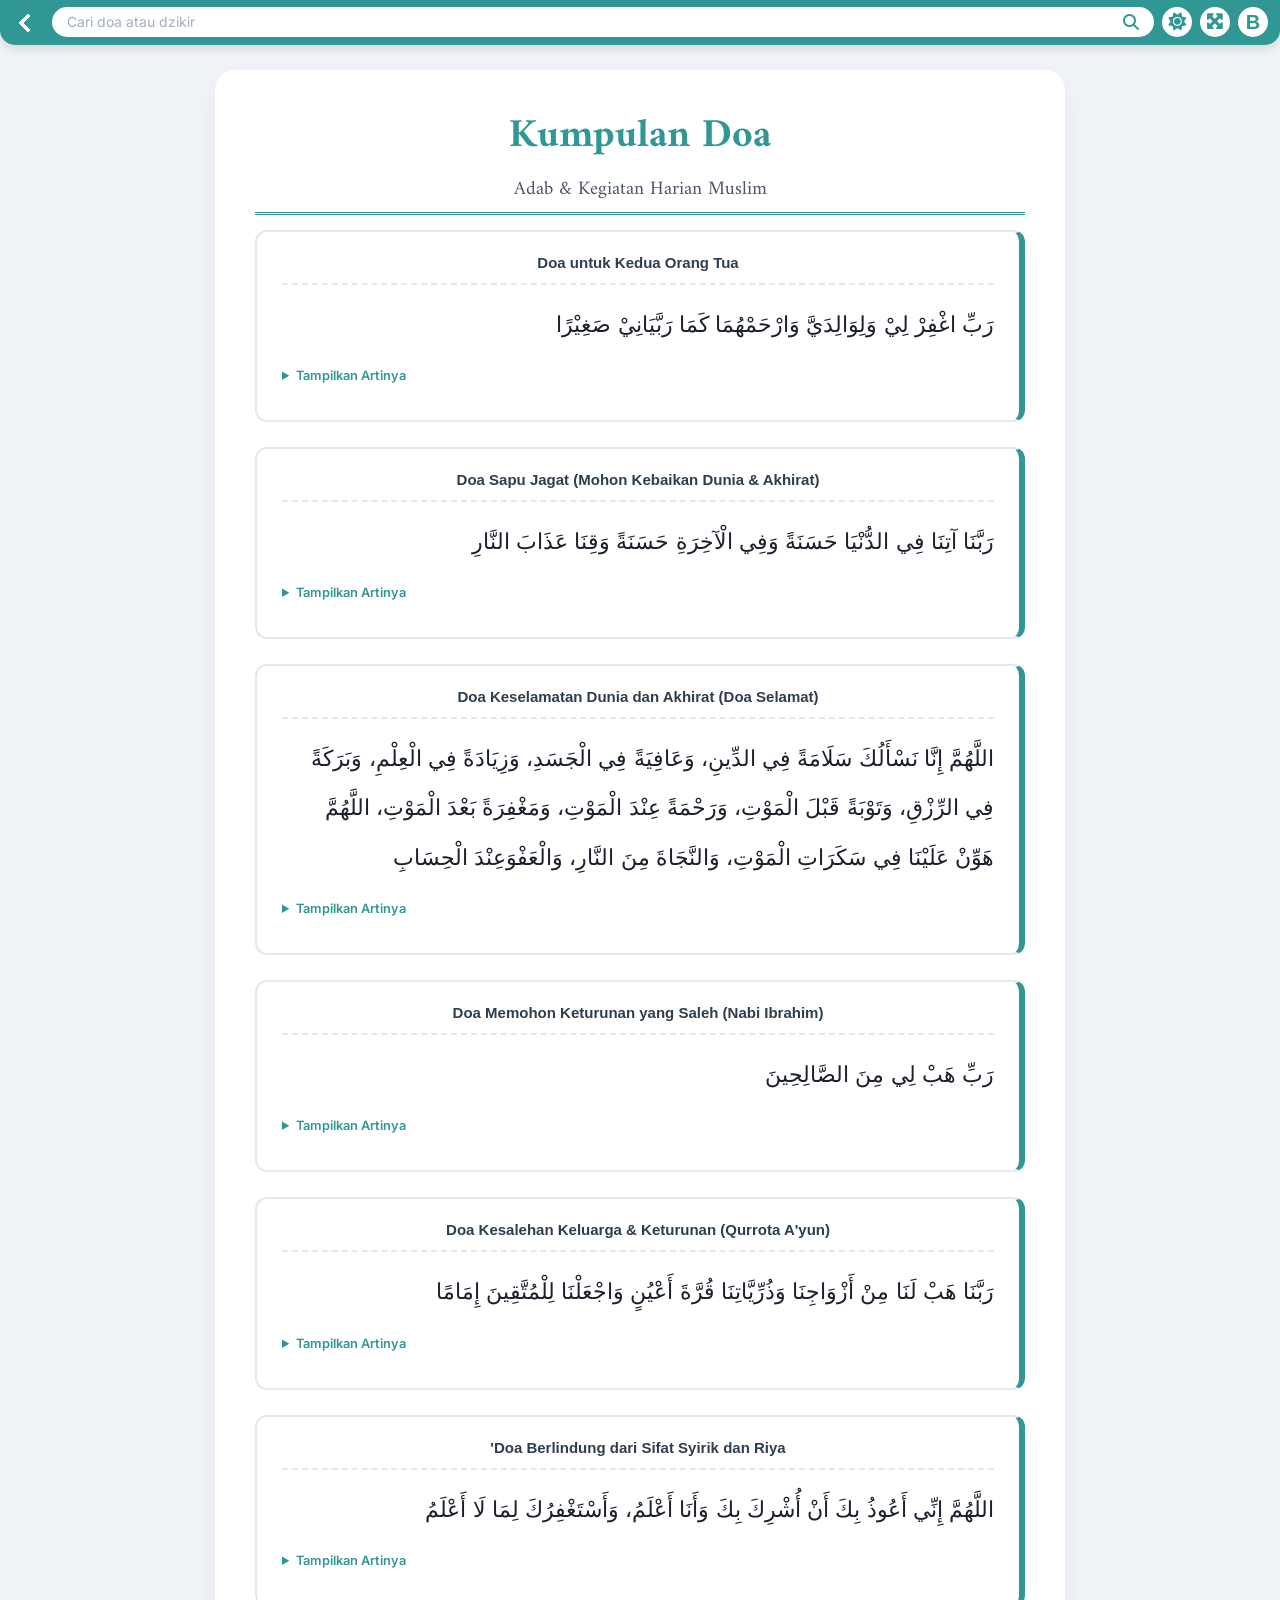
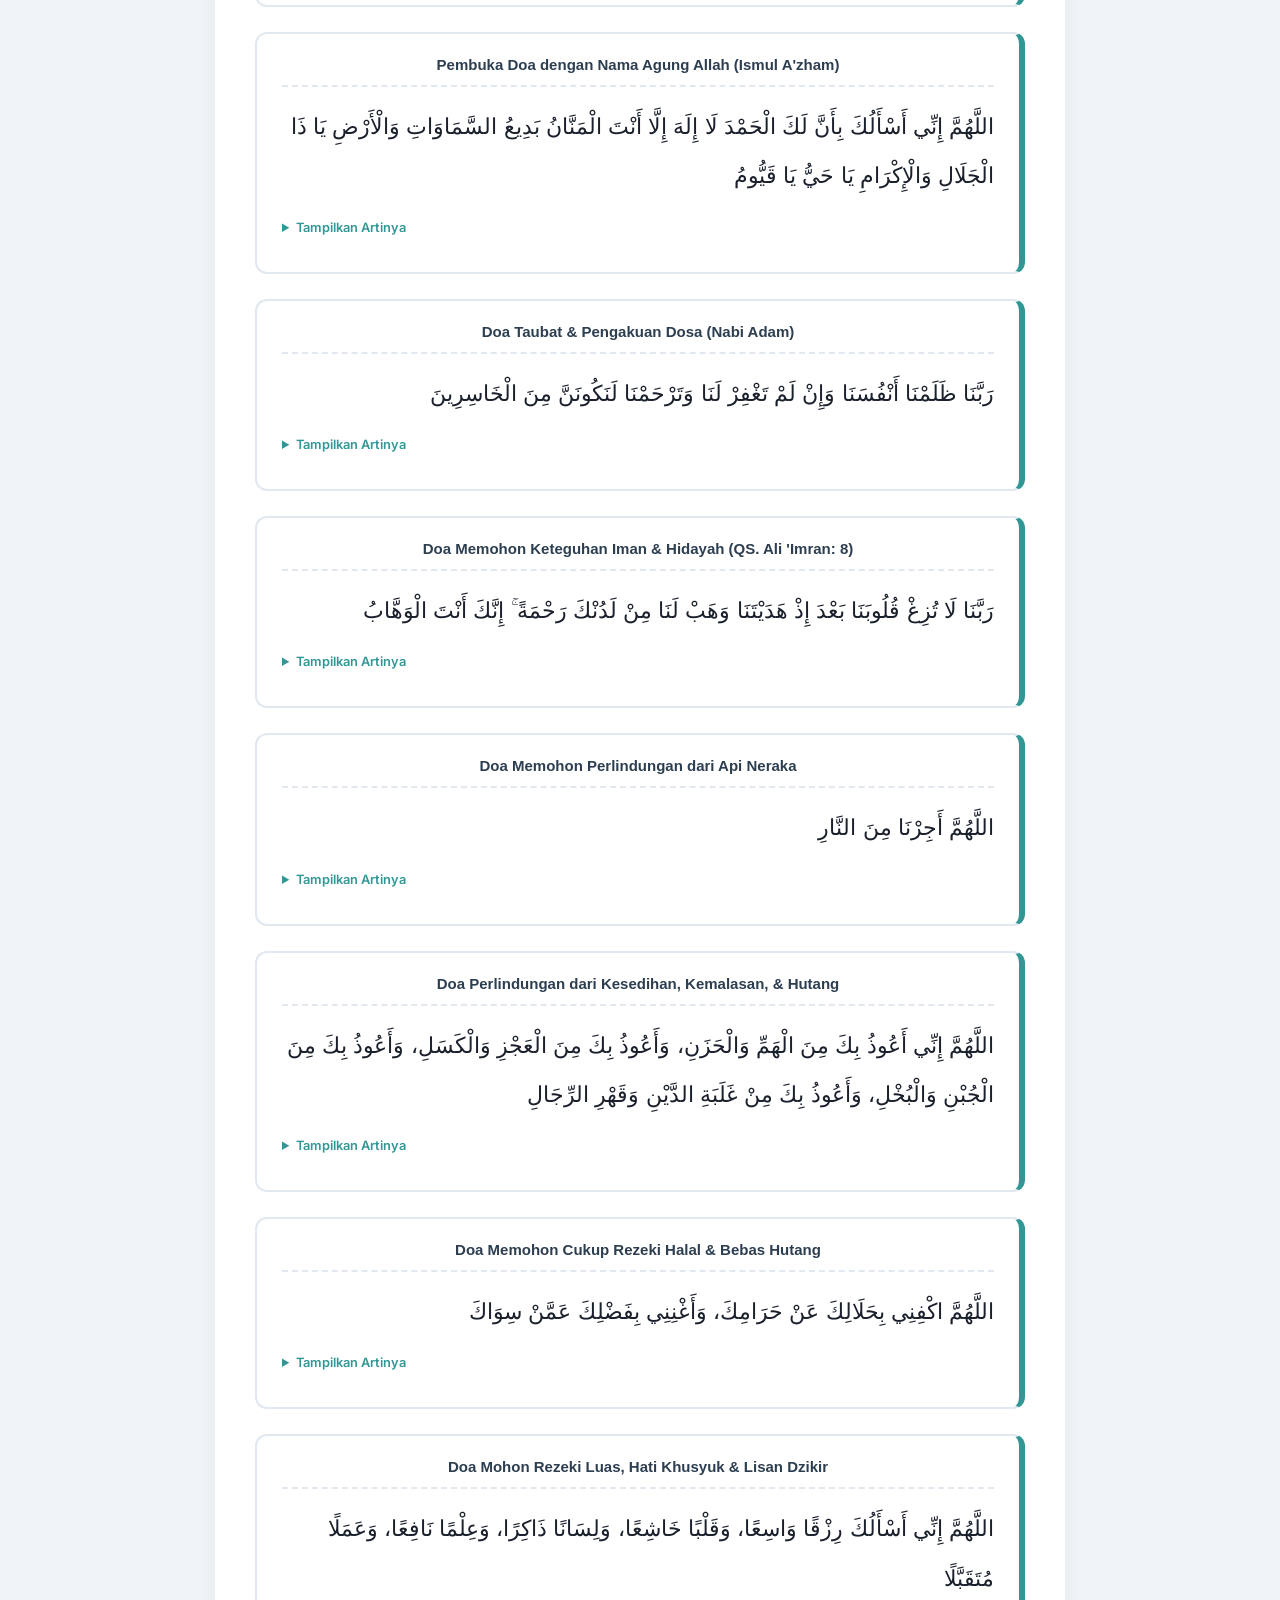
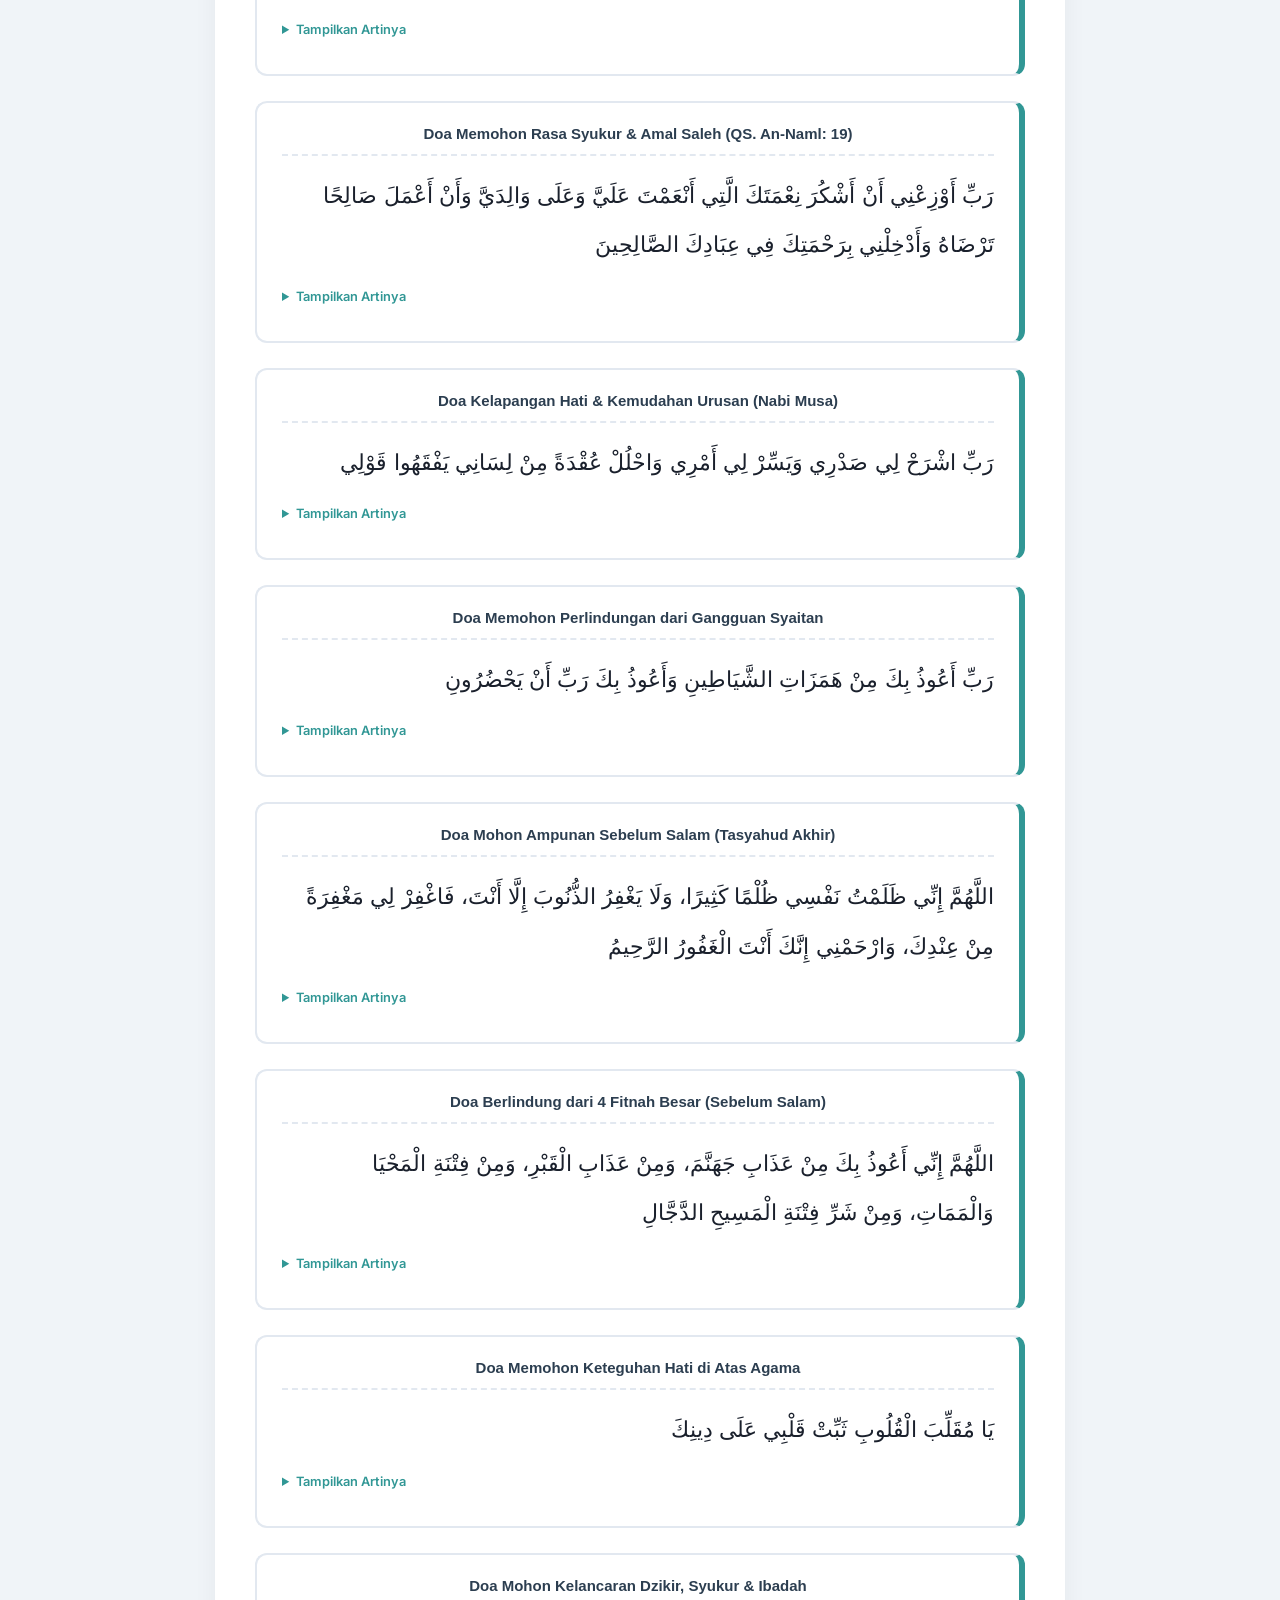
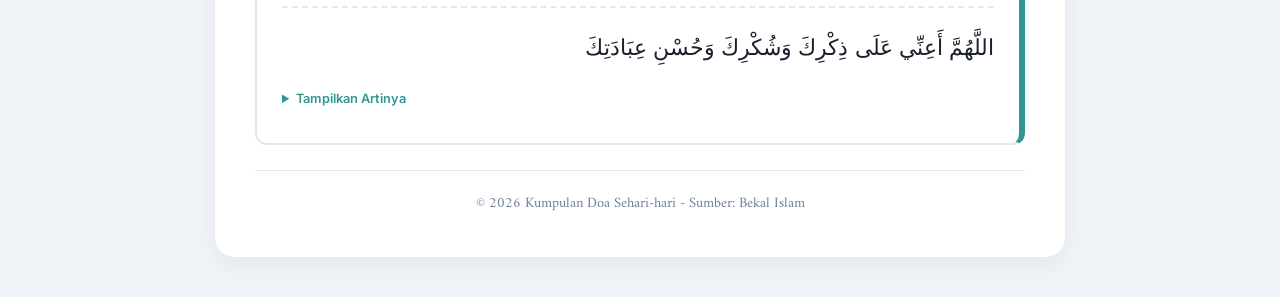
<file: kumpulan-doa.html>
<!DOCTYPE html>
<html lang="id" dir="rtl">
<head>
    <meta charset="UTF-8">
    <meta name="viewport" content="width=device-width, initial-scale=1.0">
    <title>Kumpulan Doa - Kegiatan Sehari-hari</title>
    <link rel="stylesheet" href="search.css">
    <link rel="stylesheet" href="arabic.css">
    <link rel="stylesheet" href="https://cdnjs.cloudflare.com/ajax/libs/font-awesome/6.5.1/css/all.min.css">
<style>
/* ============================================
   1. RESET & GLOBAL STYLES
   ============================================ */
@import url('https://fonts.googleapis.com/css2?family=Amiri:wght@400;700&family=Inter:wght@400;600&display=swap');

* {
    margin: 0;
    padding: 0;
    box-sizing: border-box;
    -webkit-tap-highlight-color: transparent;
}

html,
body {
    margin: 0;
    padding: 0;
    width: 100%;
    overflow-x: hidden;
}

/* ============================================
   2. CSS VARIABLES (THEMING)
   ============================================ */
/* Light Mode (default) */
:root {
    --bg-color: #f0f4f8;
    --text-color: #2d3748;
    --header-bg: #319795;
    --header-text: white;
    --menu-bg: white;
    --menu-text: #2d3748;
    --menu-hover-border: #319795;
    --menu-shadow: rgba(0,0,0,0.05);
    --menu-hover-shadow: rgba(0,0,0,0.1);
    --icon-bg: #e6fffa;
    --icon-color: #319795;
    --footer-text: #a0aec0;
    --toggle-bg: #e2e8f0;
    --toggle-circle: white;
}

/* Dark Mode */
[data-theme="dark"] {
    --bg-color: #1a202c;
    --text-color: #e2e8f0;
    --header-bg: #2c7a7b;
    --header-text: white;
    --menu-bg: #2d3748;
    --menu-text: #e2e8f0;
    --menu-hover-border: #4fd1c5;
    --menu-shadow: rgba(0,0,0,0.3);
    --menu-hover-shadow: rgba(0,0,0,0.5);
    --icon-bg: #2c7a7b;
    --icon-color: #4fd1c5;
    --footer-text: #718096;
    --toggle-bg: #4fd1c5;
    --toggle-circle: #1a202c;
}

/* ============================================
   3. BODY STYLES
   ============================================ */
body {
    font-family: 'Amiri', serif;
    background-color: var(--bg-color);
    color: var(--text-color);
    margin: 0;
    padding: 20px;
    line-height: 1.8;
    direction: rtl;
}

/* ============================================
   4. HEADER FIXED (FREEZE)
   ============================================ */
.top-header {
    position: fixed;
    top: 0;
    left: 0;
    right: 0;
    z-index: 9999;
    width: 100%;
    height: 45px;
    background: var(--header-bg);
    border-bottom-left-radius: 15px;
    border-bottom-right-radius: 15px;
    display: flex;
    align-items: center;
    padding: 0 12px;
    box-shadow: 0 4px 12px rgba(0,0,0,.12);
    direction: ltr;
}

/* ============================================
   5. TOP BAR (SEARCH + BUTTONS)
   ============================================ */
.top-bar {
    width: 100%;
    display: flex;
    align-items: center;
    gap: 8px;
    padding-left: 40px;
}

/* Back Button (jika ada di HTML nanti) */
.back-container {
    position: absolute;
    left: 12px;
    top: 50%;
    transform: translateY(-50%);
    cursor: pointer;
    width: 32px;
    height: 32px;
    display: flex;
    align-items: center;
    justify-content: center;
}

.back-button {
    width: 14px;
    height: 14px;
    border-left: 4px solid #fff;
    border-bottom: 4px solid #fff;
    transform: rotate(45deg);
    border-radius: 2px;
}

/* ============================================
   6. SEARCH BOX
   ============================================ */
.search-box {
    flex: 1;
    max-width: none;
    position: relative;
}

.search-box input {
    width: 100%;
    height: 30px;
    border: none;
    outline: none;
    border-radius: 999px;
    padding: 0 40px 0 15px;
    font-size: 14px;
    background: #fff;
    font-family: 'Inter', sans-serif;
}

.search-icon {
    position: absolute;
    right: 15px;
    top: 55%;
    transform: translateY(-50%);
    color: #319795;
    font-size: 16px;
    pointer-events: none;
}

/* ============================================
   7. BUTTONS (THEME TOGGLE & CONTROL)
   ============================================ */
.theme-toggle,
.control-btn {
    width: 30px;
    height: 30px;
    flex-shrink: 0;
    border: none;
    border-radius: 50%;
    background: #ffffff;
    color: #319795;
    display: flex;
    align-items: center;
    justify-content: center;
    cursor: pointer;
    transition: .3s;
    font-size: 18px;
}

.theme-toggle:hover,
.control-btn:hover {
    transform: scale(1.05);
}

.toggle-icon {
    font-size: 18px;
}

/* ============================================
   8. CONTAINER UTAMA
   ============================================ */
.container {
    max-width: 850px;
    margin: 50px auto 20px;
    background: #ffffff;
    padding: 40px;
    border-radius: 20px;
    box-shadow: 0 10px 25px rgba(0,0,0,0.05);
}

/* ============================================
   9. HEADER HALAMAN (JUDUL)
   ============================================ */
header {
    margin-top: -10px;
    text-align: center;
    margin-bottom: 15px;
    border-bottom: 3px double #319795;
    padding-bottom: 5px;
}

h1 {
    color: #319795;
    font-size: 2.5rem;
    margin: 0;
    direction: ltr;
}

.subtitle {
    font-size: 1.2rem;
    color: #4a5568;
    direction: ltr;
}

/* ============================================
   10. DZIKIR CARD
   ============================================ */
.dzikir-card {
    background: #fff;
    border: 2px solid #e2e8f0;
    border-right: 6px solid #319795;
    margin-bottom: 25px;
    padding: 25px;
    border-radius: 12px;
    position: relative;
}

.doa-title{
    display: block;
    text-align: center;
    font-family: 'Poppins', sans-serif;
    font-size: 15px;
    font-weight: 700;
    color: #2c3e50;
    margin: -10px 0 5px;
    line-height: 1.4;
}

.arabic {
    direction: rtl;
    font-size: 1.8rem;
    font-weight: 400;
    color: #1a202c;
    display: block;
    margin-bottom: 15px;
    line-height: 2.2;
}

/* ============================================
   11. TRANSLATION (DETAILS/SUMMARY)
   ============================================ */
details {
    direction: ltr;
    margin-top: 10px;
    font-family: 'Inter', sans-serif;
}

summary {
    cursor: pointer;
    color: #319795;
    font-weight: 600;
    font-size: 0.8rem;
    outline: none;
    user-select: none;
    margin-bottom: 8px;
}

summary:hover {
    color: #2c7a7b;
    text-decoration: underline;
}

.translation {
    display: block;
    padding: 10px 15px;
    background: #f7fafc;
    border-radius: 8px;
    font-size: 0.95rem;
    color: #4a5568;
    line-height: 1.6;
    font-style: italic;
}

/* ============================================
   12. INFO ROW (INSTRUKSI & REFERENCE)
   ============================================ */
.info-row {
    text-align: center;
    margin-top: 5px;
    margin-bottom: 15px;
    padding-bottom: 5px;
    border-bottom: 2px dashed #e2e8f0;
}

.instruction {
    color: #c53030;
    font-weight: bold;
    font-size: 0.8rem;
}

.ref-number {
    background: #319795;
    color: white;
    width: 28px;
    height: 28px;
    display: flex;
    align-items: center;
    justify-content: center;
    border-radius: 50%;
    font-size: 0.8rem;
    font-family: sans-serif;
}

/* ============================================
   13. FOOTER
   ============================================ */
footer {
    text-align: center;
    margin-top: 10px;
    padding-top: 20px;
    color: #718096;
    font-size: 0.9rem;
    border-top: 1px solid #e2e8f0;
    direction: ltr;
}

/* ============================================
   14. FONT SLIDER (POPUP)
   ============================================ */
.font-slider-box {
    position: absolute;
    top: 65px;
    right: 60px;

    background: #fff;
    padding: 10px 12px;
    border-radius: 12px;
    box-shadow: 0 8px 20px rgba(0,0,0,.15);

    display: none;
    align-items: center;
    gap: 10px;

    z-index: 9999;
}

.font-slider-box input[type="range"] {
    width: 120px;
    accent-color: #319795;
}

.font-slider-box span {
    font-size: 12px;
    min-width: 30px;
    text-align: center;
}

/* ============================================
   15. DARK MODE OVERRIDES
   ============================================ */
[data-theme="dark"] body {
    background: #1a202c;
    color: #e2e8f0;
}

[data-theme="dark"] .container {
    background: #2d3748;
}

[data-theme="dark"] .dzikir-card {
    background: #1f2937;
    border-color: #2c7a7b;
}

[data-theme="dark"] .arabic {
    color: #fff;
}

[data-theme="dark"] .translation {
    background: #374151;
    color: #e2e8f0;
}

[data-theme="dark"] summary {
    color: #4fd1c5;
}

[data-theme="dark"] .top-header {
    background: #2c7a7b;
}

[data-theme="dark"] .search-box input {
    background: #1f2937;
    color: #fff;
}

[data-theme="dark"] .search-box input::placeholder {
    color: rgba(255,255,255,.7);
}

[data-theme="dark"] .theme-toggle,
[data-theme="dark"] .control-btn {
    background: #1f2937;
    color: #4fd1c5;
}

[data-theme="dark"] .font-slider-box {
    background: #2d3748;
    color: #fff;
}

[data-theme="dark"] h1,
[data-theme="dark"] p {
    color: #4fd1c5;
}

[data-theme="dark"] .doa-title {
    color: #4fd1c5;
}
[data-theme="dark"] body,
[data-theme="dark"] .container {
    background: #2d3748;
}
/* ============================================
   16. RESPONSIVE MOBILE (HP)
   ============================================ */
@media (max-width: 600px) {
    body {
        padding: 0;
        background-color: #ffffff;
    }

    .container {
        padding: 15px 10px;
        border-radius: 0;
        box-shadow: none;
    }

    .dzikir-card {
        padding: 15px;
        margin-bottom: 15px;
        border-radius: 8px;
    }

    .arabic {
        font-size: 1.6rem;
        line-height: 2;
    }

    h1 {
        font-size: 1.5rem;
    }

    .subtitle {
        font-size: 0.9rem;
    }
}
</style>
</head>
<body>
    <div class="top-header">
    <div class="back-container" onclick="goBack()">
        <div class="back-button"></div>
    </div>

    <div class="top-bar">
        <div class="search-box">
            <input type="text" placeholder="Cari doa atau dzikir">
            <span class="search-icon">
                <i class="fa-solid fa-magnifying-glass"></i>
            </span>
        </div>

        <button id="themeToggle" class="theme-toggle" title="Dark Mode">
            <i class="fa-solid fa-sun toggle-icon"></i>
        </button>

        <div id="fontSliderBox" class="font-slider-box">
            <input type="range" id="fontSlider" min="1.2" max="3.2" step="0.1" value="1.8">
            <span id="fontValue">1.8</span>
        </div>

        <button id="fontSizeBtn" class="control-btn" title="Ukuran Teks">
            <i class="fa-solid fa-maximize"></i>
        </button>

        <button id="boldBtn" class="control-btn" title="Bold Arab">
            <b style="font-size: 20px;">B</b>
        </button>
    </div>
</div>
<div class="container">
    <header>
        <h1>Kumpulan Doa</h1>
        <p class="subtitle">Adab & Kegiatan Harian Muslim</p>
    </header>

    <div class="dzikir-content">
        <!-- Doa Bangun Tidur -->
                <!-- Doa untuk Kedua Orang Tua -->
        <div class="dzikir-card">
          <div class="info-row">             <span class="doa-title">Doa untuk Kedua Orang Tua</span>
            </div>
            <span class="arabic">رَبِّ اغْفِرْ لِيْ وَلِوَالِدَيَّ وَارْحَمْهُمَا كَمَا رَبَّيَانِيْ صَغِيْرًا</span>
            <details>
                <summary>Tampilkan Artinya</summary>
                <span class="translation">"Wahai Tuhanku, ampunilah aku dan kedua orang tuaku, dan sayangilah mereka berdua sebagaimana mereka berdua telah mendidik aku di waktu kecil."</span>
            </details>
        </div>
                <!-- Doa Sapu Jagat (QS. Al-Baqarah: 201) -->
        <div class="dzikir-card">
            <div class="info-row">             <span class="doa-title">Doa Sapu Jagat (Mohon Kebaikan Dunia & Akhirat)</span>
            </div>             <span class="arabic">رَبَّنَا آتِنَا فِي الدُّنْيَا حَسَنَةً وَفِي الْآخِرَةِ حَسَنَةً وَقِنَا عَذَابَ النَّارِ</span>
            <details>
                <summary>Tampilkan Artinya</summary>
                <span class="translation">"Ya Tuhan kami, berilah kami kebaikan di dunia dan kebaikan di akhirat, dan lindungilah kami dari azab neraka."</span>
            </details>
        </div>
        <!-- Doa Selamat / Keselamatan Dunia Akhirat -->
        <div class="dzikir-card">
            <div class="info-row">             <span class="doa-title">Doa Keselamatan Dunia dan Akhirat (Doa Selamat)</span>
            </div>             <span class="arabic">اللَّهُمَّ إِنَّا نَسْأَلُكَ سَلَامَةً فِي الدِّينِ، وَعَافِيَةً فِي الْجَسَدِ، وَزِيَادَةً فِي الْعِلْمِ، وَبَرَكَةً فِي الرِّزْقِ، وَتَوْبَةً قَبْلَ الْمَوْتِ، وَرَحْمَةً عِنْدَ الْمَوْتِ، وَمَغْفِرَةً بَعْدَ الْمَوْتِ، اللَّهُمَّ هَوِّنْ عَلَيْنَا فِي سَكَرَاتِ الْمَوْتِ، وَالنَّجَاةَ مِنَ النَّارِ، وَالْعَفْوَعِنْدَ الْحِسَابِ</span>
            <details>
                <summary>Tampilkan Artinya</summary>
                <span class="translation">"Ya Allah, sesungguhnya kami memohon kepada-Mu keselamatan dalam agama, kesehatan pada tubuh, bertambahnya ilmu, keberkahan pada rezeki, taubat sebelum mati, rahmat ketika mati, dan ampunan setelah mati. Ya Allah, mudahkanlah kami dalam sakaratul maut, selamatkanlah kami dari api neraka, dan berilah kami kemaafan ketika hari perhitungan (hisab)."</span>
            </details>
        </div>
                <!-- Doa Mohon Keturunan Saleh (QS. As-Saffat: 100) -->
        <div class="dzikir-card">
            <div class="info-row">             <span class="doa-title">Doa Memohon Keturunan yang Saleh (Nabi Ibrahim)</span>
            </div>             <span class="arabic">رَبِّ هَبْ لِي مِنَ الصَّالِحِينَ</span>
            <details>
                <summary>Tampilkan Artinya</summary>
                <span class="translation">"Ya Tuhanku, anugerahkanlah kepadaku (seorang anak) yang termasuk orang-orang yang saleh."</span>
            </details>
        </div>
                <!-- Doa Mohon Keluarga Sakinah & Keturunan Saleh (QS. Al-Furqan: 74) -->
        <div class="dzikir-card">
            <div class="info-row">             <span class="doa-title">Doa Kesalehan Keluarga & Keturunan (Qurrota A'yun)</span>
            </div>             <span class="arabic">رَبَّنَا هَبْ لَنَا مِنْ أَزْوَاجِنَا وَذُرِّيَّاتِنَا قُرَّةَ أَعْيُنٍ وَاجْعَلْنَا لِلْمُتَّقِينَ إِمَامًا</span>
            <details>
                <summary>Tampilkan Artinya</summary>
                <span class="translation">"Ya Tuhan kami, anugerahkanlah kepada kami pasangan kami dan keturunan kami sebagai penyejuk hati (kami), dan jadikanlah kami pemimpin bagi orang-orang yang bertakwa."</span>
            </details>
        </div>

        <!-- Doa Perlindungan dari Syirik & Riya' -->
        <div class="dzikir-card">
            <div class="info-row">             <span class="doa-title">Doa Berlindung dari Sifat Syirik dan Riya'</span>
            </div>             <span class="arabic">اللَّهُمَّ إِنِّي أَعُوذُ بِكَ أَنْ أُشْرِكَ بِكَ وَأَنَا أَعْلَمُ، وَأَسْتَغْفِرُكَ لِمَا لَا أَعْلَمُ</span>
            <details>
                <summary>Tampilkan Artinya</summary>
                <span class="translation">"Ya Allah, sesungguhnya aku berlindung kepada-Mu dari mempersekutukan-Mu dengan sesuatu yang aku ketahui, dan aku memohon ampunan kepada-Mu dari apa yang tidak aku ketahui."</span>
            </details>
        </div>
        
        <!-- Doa Pembuka Mustajab (Ismul A'zham) -->
        <div class="dzikir-card">
            <div class="info-row">             <span class="doa-title">Pembuka Doa dengan Nama Agung Allah (Ismul A'zham)</span>
            </div>             <span class="arabic">اللَّهُمَّ إِنِّي أَسْأَلُكَ بِأَنَّ لَكَ الْحَمْدَ لَا إِلَهَ إِلَّا أَنْتَ الْمَنَّانُ بَدِيعُ السَّمَاوَاتِ وَالْأَرْضِ يَا ذَا الْجَلَالِ وَالْإِكْرَامِ يَا حَيُّ يَا قَيُّومُ</span>
            <details>
                <summary>Tampilkan Artinya</summary>
                <span class="translation">"Ya Allah, sesungguhnya aku memohon kepada-Mu karena segala puji hanya milik-Mu, tidak ada sesembahan yang berhak disembah selain Engkau, Yang Maha Pemberi Karunia, Pencipta langit dan bumi, Wahai Dzat Yang Memiliki Keagungan dan Kemuliaan, Wahai Dzat Yang Maha Hidup lagi senantiasa mengurusi makhluk-Nya."</span>
            </details>
        </div>
        <!-- Doa Taubat Nabi Adam (QS. Al-A'raf: 23) -->
        <div class="dzikir-card">
            <div class="info-row">             <span class="doa-title">Doa Taubat & Pengakuan Dosa (Nabi Adam)</span>
            </div>             <span class="arabic">رَبَّنَا ظَلَمْنَا أَنْفُسَنَا وَإِنْ لَمْ تَغْفِرْ لَنَا وَتَرْحَمْنَا لَنَكُونَنَّ مِنَ الْخَاسِرِينَ</span>
            <details>
                <summary>Tampilkan Artinya</summary>
                <span class="translation">"Ya Tuhan kami, kami telah menzalimi diri kami sendiri. Jika Engkau tidak mengampuni kami dan memberi rahmat kepada kami, niscaya kami termasuk orang-orang yang rugi."</span>
            </details>
        </div>
        <!-- Doa Keteguhan Iman (QS. Ali 'Imran: 8) -->
        <div class="dzikir-card">
            <div class="info-row">             <span class="doa-title">Doa Memohon Keteguhan Iman & Hidayah (QS. Ali 'Imran: 8)</span>
            </div>             <span class="arabic">رَبَّنَا لَا تُزِغْ قُلُوبَنَا بَعْدَ إِذْ هَدَيْتَنَا وَهَبْ لَنَا مِنْ لَدُنْكَ رَحْمَةً ۚ إِنَّكَ أَنْتَ الْوَهَّابُ</span>
            <details>
                <summary>Tampilkan Artinya</summary>
                <span class="translation">"Ya Tuhan kami, janganlah Engkau jadikan hati kami condong kepada kesesatan sesudah Engkau beri petunjuk kepada kami, dan karuniakanlah kepada kami rahmat dari sisi-Mu; karena sesungguhnya Engkau-lah Maha Pemberi (karunia)."</span>
            </details>
        </div>
        <!-- Doa Berlindung dari Api Neraka -->
        <div class="dzikir-card">
            <div class="info-row">             <span class="doa-title">Doa Memohon Perlindungan dari Api Neraka</span>
            </div>             <span class="arabic">اللَّهُمَّ أَجِرْنَا مِنَ النَّارِ</span>
            <details>
                <summary>Tampilkan Artinya</summary>
                <span class="translation">"Ya Allah, lindungilah kami dari siksa api neraka." (Dibaca 7x setelah Shubuh & Maghrib)</span>
            </details>
        </div>
        
        <!-- Doa Berlindung dari Kesedihan & Hutang -->
        <div class="dzikir-card">
            <div class="info-row">             <span class="doa-title">Doa Perlindungan dari Kesedihan, Kemalasan, & Hutang</span>
            </div>             <span class="arabic">اللَّهُمَّ إِنِّي أَعُوذُ بِكَ مِنَ الْهَمِّ وَالْحَزَنِ، وَأَعُوذُ بِكَ مِنَ الْعَجْزِ وَالْكَسَلِ، وَأَعُوذُ بِكَ مِنَ الْجُبْنِ وَالْبُخْلِ، وَأَعُوذُ بِكَ مِنْ غَلَبَةِ الدَّيْنِ وَقَهْرِ الرِّجَالِ</span>
            <details>
                <summary>Tampilkan Artinya</summary>
                <span class="translation">"Ya Allah, sesungguhnya aku berlindung kepada-Mu dari keluh kesah dan kesedihan, aku berlindung kepada-Mu dari kelemahan dan kemalasan, aku berlindung kepada-Mu dari sifat penakut dan kikir, dan aku berlindung kepada-Mu dari lilitan hutang dan kesewenang-wenangan manusia." (Dibaca Pagi & Petang)</span>
            </details>
        </div>
        <!-- Doa Mohon Cukup Rezeki Halal & Bebas Hutang -->
        <div class="dzikir-card">
            <div class="info-row">             <span class="doa-title">Doa Memohon Cukup Rezeki Halal & Bebas Hutang</span>
            </div>             <span class="arabic">اللَّهُمَّ اكْفِنِي بِحَلَالِكَ عَنْ حَرَامِكَ، وَأَغْنِنِي بِفَضْلِكَ عَمَّنْ سِوَاكَ</span>
            <details>
                <summary>Tampilkan Artinya</summary>
                <span class="translation">"Ya Allah, cukupkanlah aku dengan rezeki-Mu yang halal agar terhindar dari yang haram, dan kayakanlah aku dengan karunia-Mu sehingga aku tidak meminta kepada selain-Mu."</span>
            </details>
        </div>
        <!-- Doa Mohon Rezeki, Hati Khusyuk & Lisan Dzikir -->
        <div class="dzikir-card">
            <div class="info-row">             <span class="doa-title">Doa Mohon Rezeki Luas, Hati Khusyuk & Lisan Dzikir</span>
            </div>             <span class="arabic">اللَّهُمَّ إِنِّي أَسْأَلُكَ رِزْقًا وَاسِعًا، وَقَلْبًا خَاشِعًا، وَلِسَانًا ذَاكِرًا، وَعِلْمًا نَافِعًا، وَعَمَلًا مُتَقَبَّلًا</span>
            <details>
                <summary>Tampilkan Artinya</summary>
                <span class="translation">"Ya Allah, sesungguhnya aku memohon kepada-Mu rezeki yang luas, hati yang khusyuk, lisan yang senantiasa berdzikir, ilmu yang bermanfaat, dan amal ibadah yang diterima."</span>
            </details>
        </div>
        <!-- Doa Mohon Bersyukur & Amal Saleh (QS. An-Naml: 19) -->
        <div class="dzikir-card">
            <div class="info-row">             <span class="doa-title">Doa Memohon Rasa Syukur & Amal Saleh (QS. An-Naml: 19)</span>
            </div>             <span class="arabic">رَبِّ أَوْزِعْنِي أَنْ أَشْكُرَ نِعْمَتَكَ الَّتِي أَنْعَمْتَ عَلَيَّ وَعَلَى وَالِدَيَّ وَأَنْ أَعْمَلَ صَالِحًا تَرْضَاهُ وَأَدْخِلْنِي بِرَحْمَتِكَ فِي عِبَادِكَ الصَّالِحِينَ</span>
            <details>
                <summary>Tampilkan Artinya</summary>
                <span class="translation">"Ya Tuhanku, anugerahkanlah aku ilham untuk tetap menyukuri nikmat-Mu yang telah Engkau anugerahkan kepadaku dan kepada kedua orang tuaku dan agar aku mengerjakan kebajikan yang Engkau ridhai; dan masukkanlah aku dengan rahmat-Mu ke dalam golongan hamba-hamba-Mu yang saleh."</span>
            </details>
        </div>
        <!-- Doa Kelapangan Hati & Kemudahan Urusan (QS. Thaha: 25-28) -->
        <div class="dzikir-card">
            <div class="info-row">             <span class="doa-title">Doa Kelapangan Hati & Kemudahan Urusan (Nabi Musa)</span>
            </div>             <span class="arabic">رَبِّ اشْرَحْ لِي صَدْرِي وَيَسِّرْ لِي أَمْرِي وَاحْلُلْ عُقْدَةً مِنْ لِسَانِي يَفْقَهُوا قَوْلِي</span>
            <details>
                <summary>Tampilkan Artinya</summary>
                <span class="translation">"Ya Tuhanku, lapangkanlah dadaku, dan mudahkanlah untukku urusanku, dan lepaskanlah kekakuan dari lidahku, agar mereka mengerti perkataanku."</span>
            </details>
        </div>
        <!-- Doa Berlindung dari Gangguan Syaitan (QS. Al-Mu'minun: 97-98) -->
        <div class="dzikir-card">
            <div class="info-row">             <span class="doa-title">Doa Memohon Perlindungan dari Gangguan Syaitan</span>
            </div>             <span class="arabic">رَبِّ أَعُوذُ بِكَ مِنْ هَمَزَاتِ الشَّيَاطِينِ وَأَعُوذُ بِكَ رَبِّ أَنْ يَحْضُرُونِ</span>
            <details>
                <summary>Tampilkan Artinya</summary>
                <span class="translation">"Ya Tuhanku, aku berlindung kepada-Mu dari bisikan-bisikan setan, dan aku berlindung (pula) kepada-Mu ya Tuhanku, agar mereka tidak hadir kepadaku."</span>
            </details>
        </div>
        <!-- Doa Mohon Ampunan Sebelum Salam (Abu Bakar) -->
        <div class="dzikir-card">
            <div class="info-row">             <span class="doa-title">Doa Mohon Ampunan Sebelum Salam (Tasyahud Akhir)</span>
            </div>             <span class="arabic">اللَّهُمَّ إِنِّي ظَلَمْتُ نَفْسِي ظُلْمًا كَثِيرًا، وَلَا يَغْفِرُ الذُّنُوبَ إِلَّا أَنْتَ، فَاغْفِرْ لِي مَغْفِرَةً مِنْ عِنْدِكَ، وَارْحَمْنِي إِنَّكَ أَنْتَ الْغَفُورُ الرَّحِيمُ</span>
            <details>
                <summary>Tampilkan Artinya</summary>
                <span class="translation">"Ya Allah, sesungguhnya aku telah menzalimi diriku sendiri dengan kezaliman yang banyak, dan tidak ada yang bisa mengampuni dosa-dosa melainkan Engkau. Maka ampunilah aku dengan ampunan dari sisi-Mu, dan rahmatilah aku. Sesungguhnya Engkau Maha Pengampun lagi Maha Penyayang."</span>
            </details>
        </div>
        <!-- Doa Perlindungan dari 4 Fitnah (Tasyahud Akhir) -->
        <div class="dzikir-card">
            <div class="info-row">             <span class="doa-title">Doa Berlindung dari 4 Fitnah Besar (Sebelum Salam)</span>
            </div>             <span class="arabic">اللَّهُمَّ إِنِّي أَعُوذُ بِكَ مِنْ عَذَابِ جَهَنَّمَ، وَمِنْ عَذَابِ الْقَبْرِ، وَمِنْ فِتْنَةِ الْمَحْيَا وَالْمَمَاتِ، وَمِنْ شَرِّ فِتْنَةِ الْمَسِيحِ الدَّجَّالِ</span>
            <details>
                <summary>Tampilkan Artinya</summary>
                <span class="translation">"Ya Allah, sesungguhnya aku berlindung kepada-Mu dari azab neraka Jahannam, dari azab kubur, dari fitnah kehidupan dan kematian, serta dari keburukan fitnah Al-Masih Ad-Dajjal."</span>
            </details>
        </div>
        <!-- Doa Keteguhan Hati (Yaa Muqollibal Qulub) -->
        <div class="dzikir-card">
            <div class="info-row">             <span class="doa-title">Doa Memohon Keteguhan Hati di Atas Agama</span>
            </div>             <span class="arabic">يَا مُقَلِّبَ الْقُلُوبِ ثَبِّتْ قَلْبِي عَلَى دِينِكَ</span>
            <details>
                <summary>Tampilkan Artinya</summary>
                <span class="translation">"Wahai Dzat yang membolak-balikkan hati, teguhkanlah hatiku di atas agama-Mu."</span>
            </details>
        </div>
        <!-- Doa Mohon Pertolongan dalam Beribadah (Wasiat Nabi ke Mu'adz) -->
        <div class="dzikir-card">
            <div class="info-row">             <span class="doa-title">Doa Mohon Kelancaran Dzikir, Syukur & Ibadah</span>
            </div>             <span class="arabic">اللَّهُمَّ أَعِنِّي عَلَى ذِكْرِكَ وَشُكْرِكَ وَحُسْنِ عِبَادَتِكَ</span>
            <details>
                <summary>Tampilkan Artinya</summary>
                <span class="translation">"Ya Allah, tolonglah aku untuk senantiasa mengingat-Mu (berdzikir), bersyukur kepada-Mu, dan beribadah dengan baik kepada-Mu."</span>
            </details>
        </div>

    </div>

    <footer>
        &copy; 2026 Kumpulan Doa Sehari-hari - Sumber: Bekal Islam
    </footer>
</div>
<script>
function goBack() {
    if (window.history.length > 1) {
        window.history.back();
    } else {
        window.location.href = "/";
    }
}

let arabSize = 1.4;
let sizeState = false;
let sliderVisible = false;
let boldState = false;

const fontBtn = document.getElementById("fontSizeBtn");
const sliderBox = document.getElementById("fontSliderBox");
const slider = document.getElementById("fontSlider");
const fontValue = document.getElementById("fontValue");
const boldBtn = document.getElementById("boldBtn");
const toggleButton = document.getElementById("themeToggle");
const htmlElement = document.documentElement;

function initArabFontSize() {
    if (slider) {
        slider.value = arabSize;
        document.querySelectorAll(".arabic").forEach(el => {
            el.style.fontSize = arabSize + "rem";
        });
        if (fontValue) fontValue.textContent = arabSize;
    }
}

if (fontBtn && sliderBox) {
    fontBtn.addEventListener("click", () => {
        sliderVisible = !sliderVisible;
        sliderBox.style.display = sliderVisible ? "flex" : "none";
    });
}

if (slider) {
    slider.addEventListener("input", () => {
        const size = slider.value;
        document.querySelectorAll(".arabic").forEach(el => {
            el.style.fontSize = size + "rem";
        });
        if (fontValue) fontValue.textContent = size;
        arabSize = parseFloat(size);
        sizeState = true;
    });
}

if (boldBtn) {
    boldBtn.addEventListener("click", () => {
        const arabics = document.querySelectorAll(".arabic");
        boldState = !boldState;
        arabics.forEach(el => {
            el.style.fontWeight = boldState ? "bold" : "normal";
        });
    });
}

const savedTheme = localStorage.getItem("theme") || "light";
htmlElement.setAttribute("data-theme", savedTheme);
updateThemeIcon(savedTheme);

if (toggleButton) {
    toggleButton.addEventListener("click", () => {
        const current = htmlElement.getAttribute("data-theme");
        const next = current === "light" ? "dark" : "light";
        htmlElement.setAttribute("data-theme", next);
        localStorage.setItem("theme", next);
        updateThemeIcon(next);
    });
}

function updateThemeIcon(theme) {
    const icon = document.querySelector(".toggle-icon");
    if (icon) {
        icon.className = theme === "dark"
            ? "fa-solid fa-moon toggle-icon"
            : "fa-solid fa-sun toggle-icon";
    }
}

function init() {
    initArabFontSize();
}

if (document.readyState === "loading") {
    document.addEventListener("DOMContentLoaded", init);
} else {
    init();
}
</script>
<script src="search.js"></script>
</body>
</html>
</file>
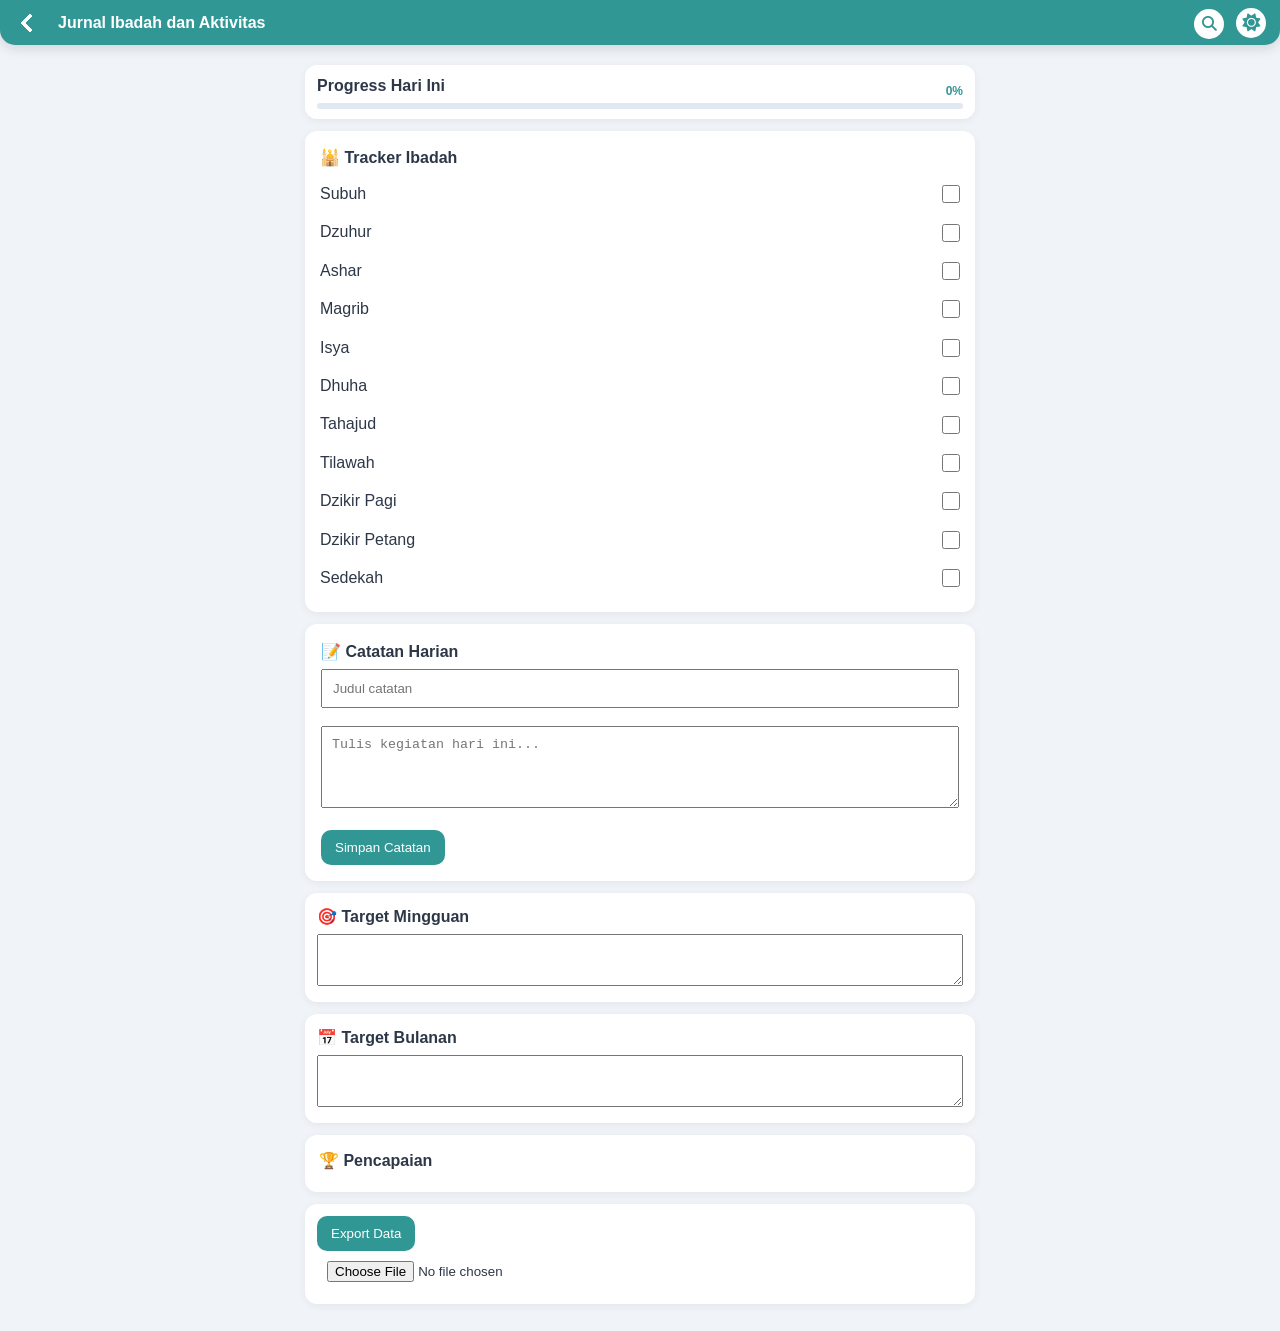
<file: note-pad.html>
<!DOCTYPE html>
<html lang="id">
<head>
<meta charset="UTF-8">
<meta name="viewport" content="width=device-width,initial-scale=1">
<title>Jurnal Ibadah & Aktivitas</title>
<link rel="stylesheet" href="https://cdnjs.cloudflare.com/ajax/libs/font-awesome/6.5.1/css/all.min.css">
<style>
:root {
    --primary: #319795;
    --bg: #f0f4f8;
    --card: #fff;
    --text: #2d3748;
    --border: #e2e8f0;
    --header-bg: #319795;
    --header-text: white;
    --icon-bg: #e6fffa;
    --icon-color: #319795;
    --toggle-bg: #e2e8f0;
}

[data-theme="dark"] {
    --primary: #2c7a7b;
    --bg: #1a202c;
    --card: #2d3748;
    --text: #e2e8f0;
    --border: #4a5568;
    --header-bg: #2c7a7b;
    --icon-bg: #2c7a7b;
    --icon-color: #4fd1c5;
    --toggle-bg: #4fd1c5;
}

* {
    margin: 0;
    padding: 0;
    box-sizing: border-box;
    -webkit-tap-highlight-color: transparent;
}

body {
    margin: 0;
    padding-top: 65px;
    background: var(--bg);
    color: var(--text);
    font-family: 'Inter', sans-serif;
    transition: 0.3s;
    min-height: 100vh;
}

/* Header */
.top-header {
    position: fixed;
    top: 0;
    left: 0;
    right: 0;
    height: 45px;
    background: var(--header-bg);
    border-bottom-left-radius: 15px;
    border-bottom-right-radius: 15px;
    display: flex;
    justify-content: space-between;
    align-items: center;
    padding: 0 14px;
    z-index: 9999;
    box-shadow: 0 4px 12px rgba(0,0,0,0.12);
}

.header-left,
.header-right {
    display: flex;
    align-items: center;
    gap: 12px;
}

.page-title {
    color: #fff;
    font-size: 16px;
    font-weight: 700;
}

.back-container {
    width: 32px;
    height: 32px;
    display: flex;
    align-items: center;
    justify-content: center;
    cursor: pointer;
    flex-shrink: 0;
}

.back-btn {
    width: 14px;
    height: 14px;
    border-left: 4px solid #fff;
    border-bottom: 4px solid #fff;
    transform: rotate(45deg);
    border-radius: 2px;
}

/* Search */
.search-wrapper {
    position: relative;
    display: flex;
    align-items: center;
    gap: 8px;
    width: 38px;
    height: 38px;
    margin-top: 10px;
}

.search-box {
    position: absolute;
    right: 0;
    top: 0;
    width: 0;
    height: 30px;
    opacity: 0;
    overflow: visible;
    transform: scaleX(0);
    transform-origin: right center;
    transition: all 0.35s ease;
}

.search-wrapper.active .search-box {
    width: 160px;
    opacity: 1;
    transform: scaleX(1);
}

.search-box input {
    width: 100%;
    height: 30px;
    border: none;
    outline: none;
    border-radius: 999px;
    padding: 0 45px 0 15px;
    font-size: 0.8rem;
    font-family: 'Inter', sans-serif;
    background: var(--card);
    color: var(--text);
}

.search-box input:focus {
    box-shadow: none;
}

.search-box input::placeholder {
    color: #a0aec0;
}

.search-toggle {
    position: absolute;
    right: 0;
    top: 0;
    z-index: 2;
    width: 30px;
    height: 30px;
    border: none;
    border-radius: 50%;
    background: var(--card);
    color: var(--primary);
    display: flex;
    align-items: center;
    justify-content: center;
    cursor: pointer;
    font-size: 15px;
    flex-shrink: 0;
}

[data-theme="dark"] .search-toggle {
    background: #1f2937;
    color: #4fd1c5;
}

.search-icon {
    position: absolute;
    right: 15px;
    top: 50%;
    transform: translateY(-50%);
    font-size: 16px;
    color: #319795;
    pointer-events: auto;
    cursor: pointer;
}

[data-theme="dark"] .search-icon {
    color: #4fd1c5;
}

/* Theme */
.theme-toggle {
    width: 30px;
    height: 30px;
    flex-shrink: 0;
    border: none;
    border-radius: 50%;
    background: #ffffff;
    color: #319795;
    display: flex;
    align-items: center;
    justify-content: center;
    cursor: pointer;
    transition: 0.3s;
    font-size: 18px;
}

.theme-toggle:hover {
    transform: scale(1.05);
}

[data-theme="dark"] .theme-toggle {
    background: #1f2937;
    color: #4fd1c5;
}

.toggle-icon {
    font-size: 18px;
    transition: all 0.3s ease;
}

/* Suggestion */
.search-error {
    padding: 10px 12px;
    color: #e53e3e;
    display: flex;
    align-items: center;
    gap: 6px;
    font-size: 12px;
}

.search-error-icon {
    font-size: 10px;
}

.suggestion-box {
    position: absolute;
    top: 35px;
    left: 0;
    width: 100%;
    background: #fff;
    border-radius: 12px;
    box-shadow: 0 5px 15px rgba(0,0,0,.15);
    z-index: 999999;
    max-height: 250px;
    overflow-y: auto;
}

[data-theme="dark"] .suggestion-box {
    background: #2d3748;
    color: white;
}

.suggestion-item {
    padding: 12px 15px;
    cursor: pointer;
    font-size: 13px;
    border-bottom: 1px solid rgba(0,0,0,.05);
    transition: .2s;
}

.suggestion-item:last-child {
    border-bottom: none;
}

.suggestion-item:hover,
.suggestion-item.active {
    background: #e6fffa;
}

.suggestion-item.history {
    color: #4a5568;
}

.suggestion-item b {
    color: #319795;
}

.delete-history {
    margin-left: 10px;
    cursor: pointer;
    font-size: 12px;
}

.clear-history {
    padding: 12px;
    text-align: center;
    color: #e53e3e;
    font-weight: 600;
    cursor: pointer;
    transition: .2s;
    font-size: 12px;
}

.clear-history i {
    margin-right: 6px;
    font-size: 12px;
}

[data-theme="dark"] .suggestion-item {
    border-bottom: 1px solid #4a5568;
}

[data-theme="dark"] .suggestion-item:hover,
[data-theme="dark"] .suggestion-item.active {
    background: #1a202c;
}

[data-theme="dark"] .suggestion-item.history {
    color: #cbd5e0;
}

[data-theme="dark"] .suggestion-item b {
    color: #4fd1c5;
}

/* Layout */
.wrap {
    max-width: 700px;
    margin: 10px auto 0;
    padding: 15px;
}

/* Cards */
.card {
    background: var(--card);
    border-radius: 12px;
    box-shadow: 0 2px 8px rgba(0,0,0,.06);
    margin-bottom: 12px;
    padding: 15px;
}

.card h3 {
    margin: 2px 0 8px;
    font-size: 1rem;
}

/* Card khusus */
.card-progress {
    padding: 10px 12px;
    margin-top: -25px;
}

.card-ibadah {
    padding: 15px;
}

.card-notes {
    padding: 16px;
}

.card-weekly,
.card-monthly {
    padding: 12px;
}

.card-achievement {
    padding: 14px;
}

.card-export {
    padding: 12px;
}

/* Progress */
.progress-wrap {
    position: relative;
    margin-top: 6px;
}

.progress {
    height: 6px;
    background: #e2e8f0;
    border-radius: 999px;
    overflow: hidden;
    position: relative;
}

.bar {
    height: 100%;
    background: var(--primary);
    width: 0%;
    border-radius: 999px;
    transition: width 0.3s ease;
}

.percent-label {
    position: absolute;
    top: -18px;
    right: 0;
    font-size: 0.75rem;
    font-weight: 600;
    color: var(--primary);
    line-height: 1;
}

/* Form elements */
.item {
    display: flex;
    align-items: center;
    justify-content: space-between;
    gap: 12px;
    padding: 8px 0;
}

.item label {
    flex: 1;
    display: block;
    line-height: 1.4;
    word-break: break-word;
}

.item input[type="checkbox"] {
    width: 18px;
    height: 18px;
    flex-shrink: 0;
    margin: 0;
    accent-color: var(--primary);
}

textarea,
input {
    width: 100%;
    padding: 10px;
    box-sizing: border-box;
}

button {
    background: var(--primary);
    color: #fff;
    border: none;
    padding: 10px 14px;
    border-radius: 10px;
    cursor: pointer;
}

.badge {
    display: inline-block;
    padding: 6px 10px;
    background: #e6fffa;
    border-radius: 999px;
    margin: 4px;
}

[data-theme="dark"] .badge {
    background: rgba(79, 209, 197, 0.12);
    color: #4fd1c5;
}
</style>
</head>
<body>
<div class="top-header">
    <div class="header-left">
        <div class="back-container" onclick="goBack()">
            <div class="back-btn"></div>
        </div>
        <span class="page-title">Jurnal Ibadah dan Aktivitas</span>
    </div>

    <div class="header-right">
        <!-- Elemen Pencarian -->
        <div class="search-wrapper" id="searchWrapper">
            <div class="search-box">
                <input type="text" placeholder="Cari dzikir dan doa...">
            </div>
            <button id="searchToggle" class="search-toggle">
                <i class="fa-solid fa-magnifying-glass"></i>
            </button>
        </div>

        <!-- Tombol Tema -->
        <button id="themeToggle" class="theme-toggle">
            <i class="fa-solid fa-sun toggle-icon"></i>
        </button>
    </div>
</div>

</div>

<div class="wrap">
<div class="card card-progress">
<h3>Progress Hari Ini</h3>
<div class="progress-wrap">
    <div class="percent-label" id="percent">0%</div>
    <div class="progress">
        <div class="bar" id="bar"></div>
    </div>
</div>
</div>

<div class="card card-ibadah">
<h3>🕌 Tracker Ibadah</h3>
<div id="ibadah"></div>
</div>

<div class="card card-notes">
<h3>📝 Catatan Harian</h3>
<input id="judul" placeholder="Judul catatan">
<br><br>
<textarea id="isi" rows="4" placeholder="Tulis kegiatan hari ini..."></textarea>
<br><br>
<button onclick="simpanCatatan()">Simpan Catatan</button>
<div id="catatan"></div>
</div>

<div class="card card-weekly">
<h3>🎯 Target Mingguan</h3>
<textarea id="mingguan"></textarea>
</div>

<div class="card card-monthly">
<h3>📅 Target Bulanan</h3>
<textarea id="bulanan"></textarea>
</div>

<div class="card card-achievement">
<h3>🏆 Pencapaian</h3>
<div id="badge"></div>
</div>

<div class="card card-export">
<button onclick="exportData()">Export Data</button>
<input type="file" onchange="importData(event)">
</div>
</div>

<script>
    function goBack() {
    if (window.history.length > 1) {
        window.history.back();
    } else {
        // Jika tidak ada history, kembali ke halaman sebelumnya atau reload
        document.referrer ? window.location.href = document.referrer : window.location.reload();
    }
}
const items=["Subuh","Dzuhur","Ashar","Magrib","Isya","Dhuha","Tahajud","Tilawah","Dzikir Pagi","Dzikir Petang","Sedekah"];
const box=document.getElementById("ibadah");

function load(){
 let data=JSON.parse(localStorage.getItem("jurnal")||"{}");
 box.innerHTML="";
 items.forEach(x=>{
  let c=document.createElement("div");
  c.className="item";
  c.innerHTML = `
    <label>${x}</label>
    <input type="checkbox" ${data[x] ? "checked" : ""} onchange="toggle('${x}', this.checked)">
`;
  box.appendChild(c);
 });
 update();
 document.getElementById("catatan").innerHTML=localStorage.getItem("catatanHtml")||"";
 document.getElementById("mingguan").value=localStorage.getItem("mingguan")||"";
 document.getElementById("bulanan").value=localStorage.getItem("bulanan")||"";
}

function toggle(n,v){
 let d=JSON.parse(localStorage.getItem("jurnal")||"{}");
 d[n]=v;
 localStorage.setItem("jurnal",JSON.stringify(d));
 update();
}

function update(){
 let d=JSON.parse(localStorage.getItem("jurnal")||"{}");
 let done=Object.values(d).filter(Boolean).length;
 let p=Math.round(done/items.length*100);
 document.getElementById("bar").style.width=p+"%";
 document.getElementById("percent").textContent=p+"%";
 let b=[];
 if(p>=25)b.push("🥉 Pemula");
 if(p>=50)b.push("🥈 Istiqamah");
 if(p>=80)b.push("🥇 Sangat Aktif");
 if(p==100)b.push("👑 Hari Sempurna");
 document.getElementById("badge").innerHTML=b.map(x=>`<span class="badge">${x}</span>`).join("");
}

function simpanCatatan(){
 let j=document.getElementById("judul").value;
 let i=document.getElementById("isi").value;
 let html="<div class='card'><b>"+j+"</b><br>"+i+"</div>"+(localStorage.getItem("catatanHtml")||"");
 localStorage.setItem("catatanHtml",html);
 document.getElementById("catatan").innerHTML=html;
}

setInterval(()=>{
 localStorage.setItem("mingguan",document.getElementById("mingguan").value);
 localStorage.setItem("bulanan",document.getElementById("bulanan").value);
},1000);

function exportData(){
 let data={};
 for(let i=0;i<localStorage.length;i++){
   let k=localStorage.key(i);
   data[k]=localStorage.getItem(k);
 }
 let blob=new Blob([JSON.stringify(data)],{type:"application/json"});
 let a=document.createElement("a");
 a.href=URL.createObjectURL(blob);
 a.download="jurnal-ibadah.json";
 a.click();
}

function importData(e){
 let f=e.target.files[0];
 let r=new FileReader();
 r.onload=()=>{
   let d=JSON.parse(r.result);
   Object.keys(d).forEach(k=>localStorage.setItem(k,d[k]));
   location.reload();
 };
 r.readAsText(f);
}
load();
</script>
<script>
// Tombol Back berfungsi


// Search Toggle
const searchToggle = document.getElementById("searchToggle");
const searchWrapper = document.getElementById("searchWrapper");

searchToggle.addEventListener("click", () => {
    searchWrapper.classList.toggle("active");
});

// Theme Toggle
const themeToggle = document.getElementById("themeToggle");
const icon = document.querySelector(".toggle-icon");

// Load tema tersimpan
const savedTheme = localStorage.getItem("theme");
if (savedTheme) {
    document.documentElement.setAttribute("data-theme", savedTheme);
    updateThemeIcon(savedTheme);
}

themeToggle.addEventListener("click", () => {
    const currentTheme = document.documentElement.getAttribute("data-theme");
    const newTheme = currentTheme === "dark" ? "light" : "dark";
    
    document.documentElement.setAttribute("data-theme", newTheme);
    localStorage.setItem("theme", newTheme);
    updateThemeIcon(newTheme);
    
    // Animasi icon
    icon.style.transform = "rotate(360deg) scale(1.2)";
    setTimeout(() => {
        icon.style.transform = "rotate(0deg) scale(1)";
    }, 150);
});

function updateThemeIcon(theme) {
    if (theme === "dark") {
        icon.className = "fa-solid fa-moon toggle-icon";
    } else {
        icon.className = "fa-solid fa-sun toggle-icon";
    }
}
  document.addEventListener("DOMContentLoaded", () => {
  const searchBox = document.querySelector(".search-box input");

  const suggestionBox = document.createElement("div");
  suggestionBox.className = "suggestion-box";
  searchBox.parentNode.appendChild(suggestionBox);

  const pages = {
    "dzikir pagi": "dzikir-pagi.html",
    "dzikir petang": "dzikir-petang.html",
    "dzikir shalat": "dzikir-setelah-solat.html",
    "doa harian": "doa-harian.html",
    "kumpulan doa": "kumpulan-doa.html",
    "bacaan shalat": "bacaan-shalat.html",
    "juz amma": "juz-amma.html",
    "kalender hijriah": "kalender-hijriah.html",
    "hafalan": "hafalan.html",
    "tasbih": "tasbih.html",
    "kisah nabi": "kisah-nabi.html",
    "hadits": "intent://#Intent;package=com.saltanera.hadits;end",
    "kiblat": "arah-kiblat.html"
  };

  let currentFocus = -1;
  let history = JSON.parse(localStorage.getItem("searchHistory")) || {};

  // tampilkan suggestion saat mengetik
  searchBox.addEventListener("input", () => {
    const query = searchBox.value.trim().toLowerCase();
    suggestionBox.innerHTML = "";
    currentFocus = -1;

    if (!query) {
      showHistory();
      return;
    }

    const historyMatches = Object.keys(history)
      .filter(item => item.includes(query))
      .sort((a, b) => history[b].count - history[a].count);

    const pageMatches = Object.keys(pages).filter(key => key.includes(query));

    if (historyMatches.length > 0) {
      historyMatches.forEach(itemText => {
        const item = document.createElement("div");
        item.className = "suggestion-item history";

        const regex = new RegExp(`(${query})`, "gi");
        const lastTime = timeAgo(history[itemText].last);
        item.innerHTML = `🕘 ${itemText.replace(regex, "<b>$1</b>")} (${history[itemText].count}x, terakhir ${lastTime})`;

        item.addEventListener("click", () => {
          runSearch(itemText);
        });

        const deleteBtn = document.createElement("span");
        deleteBtn.textContent = "❌";
        deleteBtn.className = "delete-history";
        deleteBtn.addEventListener("click", (e) => {
          e.stopPropagation();
          delete history[itemText];
          localStorage.setItem("searchHistory", JSON.stringify(history));
          searchBox.dispatchEvent(new Event("input"));
        });

        item.style.display = "flex";
        item.style.justifyContent = "space-between";
        item.appendChild(deleteBtn);

        suggestionBox.appendChild(item);
      });
    }

    if (pageMatches.length > 0) {
      pageMatches.forEach(match => {
        const item = document.createElement("div");
        item.className = "suggestion-item";

        const regex = new RegExp(`(${query})`, "gi");
        item.innerHTML = match.replace(regex, "<b>$1</b>");

        item.addEventListener("click", () => {
          goToPage(pages[match], match);
        });
        suggestionBox.appendChild(item);
      });
    }

    if (historyMatches.length === 0 && pageMatches.length === 0) {
      const errorMsg = document.createElement("div");
errorMsg.className = "search-error";
errorMsg.innerHTML = `
<span class="search-error-icon">❌</span>
<span>Kata kunci salah</span>
`;

suggestionBox.appendChild(errorMsg);
    }
  });

  // navigasi dengan keyboard
  searchBox.addEventListener("keydown", e => {
    let items = suggestionBox.querySelectorAll(".suggestion-item");
    if (e.key === "ArrowDown") {
      currentFocus++;
      addActive(items);
    } else if (e.key === "ArrowUp") {
      currentFocus--;
      addActive(items);
    } else if (e.key === "Enter") {
      e.preventDefault();
      if (currentFocus > -1 && items[currentFocus]) {
        items[currentFocus].click();
      } else {
        runSearch(searchBox.value.trim().toLowerCase());
      }
    }
  });

  function addActive(items) {
    if (!items) return;
    removeActive(items);
    if (currentFocus >= items.length) currentFocus = 0;
    if (currentFocus < 0) currentFocus = items.length - 1;
    items[currentFocus].classList.add("active");
  }

  function removeActive(items) {
    items.forEach(item => item.classList.remove("active"));
  }

  if (searchIcon) {
    searchIcon.addEventListener("click", () => {
      runSearch(searchBox.value.trim().toLowerCase());
    });
  }

  function runSearch(query) {
    console.log("Mencari:", query);
    if (pages[query]) {
      goToPage(pages[query], query);
    } else {
      suggestionBox.innerHTML = "<small style='color:red; padding-left: 10px;'>❌ Kata kunci salah</small>";


    }
  }

  function goToPage(url, query) {
    searchBox.value = "";
    suggestionBox.innerHTML = "";

    if (query) {
      if (!history[query]) {
        history[query] = { count: 0, last: Date.now() };
      }
      history[query].count++;
      history[query].last = Date.now();
      localStorage.setItem("searchHistory", JSON.stringify(history));
    }

    window.location.href = url;
  }

  function showHistory() {
    suggestionBox.innerHTML = "";
    const sortedHistory = Object.keys(history).sort((a, b) => history[b].count - history[a].count);

    if (sortedHistory.length > 0) {
      sortedHistory.slice(0, 5).forEach(itemText => {
        const item = document.createElement("div");
        item.className = "suggestion-item history";
        const lastTime = timeAgo(history[itemText].last);
        item.textContent = `🕘 ${itemText} (${history[itemText].count}x, terakhir ${lastTime})`;

        item.addEventListener("click", () => {
          runSearch(itemText);
        });

        const deleteBtn = document.createElement("span");
        deleteBtn.textContent = "❌";
        deleteBtn.className = "delete-history";
        deleteBtn.addEventListener("click", (e) => {
          e.stopPropagation();
          delete history[itemText];
          localStorage.setItem("searchHistory", JSON.stringify(history));
          showHistory();
        });

        item.style.display = "flex";
        item.style.justifyContent = "space-between";
        item.appendChild(deleteBtn);

        suggestionBox.appendChild(item);
      });

      const clearBtn = document.createElement("div");
      clearBtn.className = "clear-history";
      clearBtn.innerHTML =
'<i class="fa-solid fa-broom"></i> Bersihkan Riwayat';
      clearBtn.addEventListener("click", () => {
        history = {};
        localStorage.removeItem("searchHistory");
        suggestionBox.innerHTML = "<small style='color:gray'>Riwayat telah dihapus</small>";
      });
      suggestionBox.appendChild(clearBtn);
    }
  }

  // fungsi untuk menampilkan "2 hari lalu", "5 menit lalu", dll
  function timeAgo(timestamp) {
    const diff = Date.now() - timestamp;
    const seconds = Math.floor(diff / 1000);
    const minutes = Math.floor(seconds / 60);
    const hours = Math.floor(minutes / 60);
    const days = Math.floor(hours / 24);

    if (days > 0) return `${days} hari lalu`;
    if (hours > 0) return `${hours} jam lalu`;
    if (minutes > 0) return `${minutes} menit lalu`;
    return "baru saja";
  }
});
document.addEventListener("click", (e) => {
    if (!searchWrapper.contains(e.target)) {
        searchWrapper.classList.remove("active");
    }
});

</script>
</body>
</html>
</file>
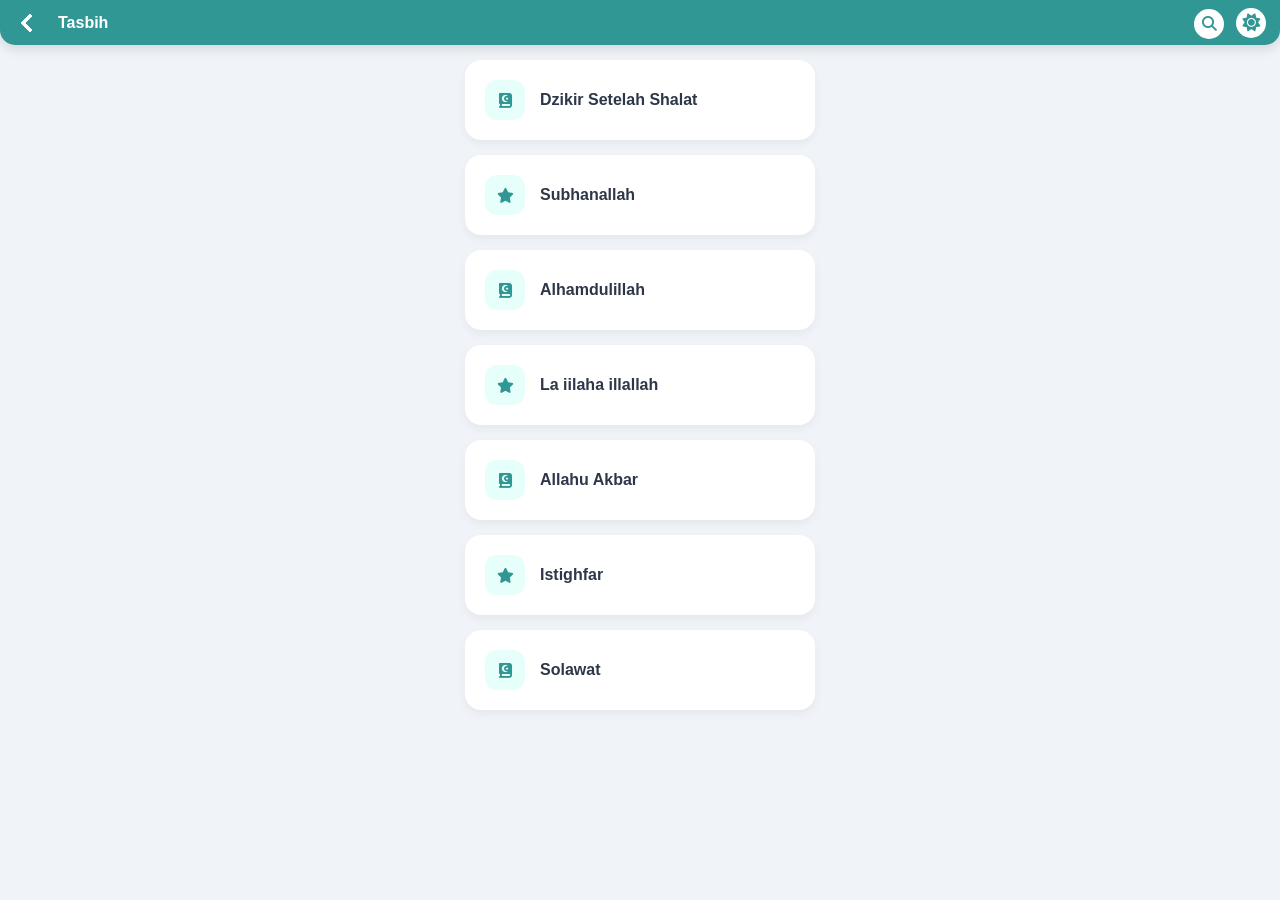
<file: tasbih.html>
<!DOCTYPE html>
<html lang="id">
<head>
<meta charset="UTF-8">
<meta name="viewport" content="width=device-width,initial-scale=1">
<title>Tasbih</title>

<link rel="stylesheet" href="https://cdnjs.cloudflare.com/ajax/libs/font-awesome/6.5.1/css/all.min.css">
<style>
* {
    -webkit-tap-highlight-color: transparent;
    box-sizing: border-box;
}

:root {
    --primary: #319795;
    --bg: #f0f4f8;
    --card: #fff;
    --text: #2d3748;
    --border: #e2e8f0;
    --header-bg: #319795;
    --header-text: white;
    --icon-bg: #e6fffa;
    --icon-color: #319795;
    --toggle-bg: #e2e8f0;
}

[data-theme="dark"] {
    --primary: #2c7a7b;
    --bg: #1a202c;
    --card: #2d3748;
    --text: #e2e8f0;
    --border: #4a5568;
    --header-bg: #2c7a7b;
    --icon-bg: #2c7a7b;
    --icon-color: #4fd1c5;
    --toggle-bg: #4fd1c5;
}

body {
    margin: 0;
    background: var(--bg);
    color: var(--text);
    font-family: 'Inter', sans-serif;
    transition: 0.3s;
}

/* Header */
.top-header {
    position: fixed;
    top: 0;
    left: 0;
    right: 0;
    width: 100%;
    height: 45px;
    background: var(--header-bg);
    border-bottom-left-radius: 15px;
    border-bottom-right-radius: 15px;
    display: flex;
    justify-content: space-between;
    align-items: center;
    padding: 0 14px;
    z-index: 9999;
    box-shadow: 0 4px 12px rgba(0, 0, 0, 0.12);
}

.header-left,
.header-right {
    display: flex;
    align-items: center;
    gap: 12px;
}

.page-title {
    color: #fff;
    font-size: 16px;
    font-weight: 700;
}

/* Back Button */
.back-container {
    width: 32px;
    height: 32px;
    display: flex;
    align-items: center;
    justify-content: center;
    cursor: pointer;
    flex-shrink: 0;
}

.back-btn {
    width: 14px;
    height: 14px;
    border-left: 4px solid #fff;
    border-bottom: 4px solid #fff;
    transform: rotate(45deg);
    border-radius: 2px;
}

/* Search */
.search-wrapper {
    position: relative;
    display: flex;
    align-items: center;
    gap: 8px;
    width: 38px;
    height: 38px;
    margin-top: 10px;
}

.search-box {
    position: absolute;
    right: 0;
    top: 0;
    width: 0;
    height: 38px;
    opacity: 0;
    overflow: visible;
    transform: scaleX(0);
    transform-origin: right center;
    transition: all 0.35s ease;
}

.search-wrapper.active .search-box {
    width: 200px;
    opacity: 1;
    transform: scaleX(1);
}

.search-box input {
    width: 100%;
    height: 30px;
    border: none;
    outline: none;
    border-radius: 999px;
    padding: 0 45px 0 15px;
    font-size: 0.8rem;
    font-family: 'Inter', sans-serif;
    background: var(--card);
    color: var(--text);
}

.search-toggle {
    position: absolute;
    right: 0;
    top: 0;
    z-index: 2;
    width: 30px;
    height: 30px;
    border: none;
    border-radius: 50%;
    background: var(--card);
    color: var(--primary);
    display: flex;
    align-items: center;
    justify-content: center;
    cursor: pointer;
    font-size: 15px;
    flex-shrink: 0;
}
[data-theme="dark"] .search-toggle {
    background: #1f2937;
    color: #4fd1c5;
}
/* Theme Toggle */
.theme-toggle {
    width: 30px;
    height: 30px;
    flex-shrink: 0;
    border: none;
    border-radius: 50%;
    background: #ffffff;
    color: #319795;
    display: flex;
    align-items: center;
    justify-content: center;
    cursor: pointer;
    transition: 0.3s;
    font-size: 18px;
}

.theme-toggle:hover {
    transform: scale(1.05);
}

[data-theme="dark"] .theme-toggle {
    background: #1f2937;
    color: #4fd1c5;
}

.toggle-icon {
    font-size: 18px;
    
}

/* List Container */
.list-container {
    max-width: 370px;
    margin: 60px auto;
    padding: 0 10px;
}

.item-card {
    background: var(--card);
    padding: 20px;
    margin-bottom: 15px;
    border-radius: 16px;
    box-shadow: 0 4px 10px rgba(0,0,0,0.05);
    display: flex;
    align-items: center;
    gap: 15px;
    text-decoration: none;
    color: var(--text);
    transition: 0.3s;
}

.item-card:hover {
    transform: translateY(-2px);
    box-shadow: 0 6px 15px rgba(0,0,0,0.1);
}

.icon-box {
    width: 40px;
    height: 40px;
    background: var(--icon-bg);
    border-radius: 12px;
    display: flex;
    align-items: center;
    justify-content: center;
    font-size: 15px;
    color: var(--icon-color);
}

[data-theme="dark"] .icon-box {
    background: var(--icon-bg);
    color: var(--icon-color);
}

.search-box input:focus {
    border: none !important;
    outline: none !important;
    box-shadow: none !important;
    background: #fff;
}
.search-box input::placeholder {
    color: #a0aec0;
}
.search-icon {
    position: absolute;
    right: 15px;
    top: 50%;
    transform: translateY(-50%);
    font-size: 16px;
    color: #319795;
    pointer-events: auto;
    cursor: pointer;
}
.search-error{
    padding:10px 12px;
    color:#e53e3e;
    display:flex;
    align-items:center;
    gap:6px;
    font-size:12px;
}
.search-error-icon{
    font-size:10px;
}
.suggestion-box {
    position: absolute;
    top: 35px;
    left: 0;
    width: 100%;
    background: #fff;
    border-radius: 12px;
    box-shadow: 0 5px 15px rgba(0,0,0,.15);
    z-index: 999999;
    border: none !important;
    outline: none !important;
    max-height:250px;
    overflow-y:auto;
}
[data-theme="dark"] .search-box input {
    background: #1f2937;
    color: #fff;
}
[data-theme="dark"] .search-box input::placeholder {
    color: rgba(255,255,255,0.7);
}
[data-theme="dark"] .search-icon {
    color: #4fd1c5;
}
[data-theme="dark"] .suggestion-box {
    background: #2d3748;
    color: white;
}
[data-theme="dark"] .suggestion-item:hover,
[data-theme="dark"] .suggestion-item.active{
    background:#1a202c;
}
[data-theme="dark"] .clear-history{
    color:#fc8181;
}
.suggestion-item{
    padding:12px 15px;
    cursor:pointer;
    font-size:13px;
    border-bottom:1px solid rgba(0,0,0,.05);
    transition:.2s;
}
.suggestion-item:last-child{
    border-bottom:none;
}
.suggestion-item:hover,
.suggestion-item.active{
    background:#e6fffa;
}
.suggestion-item.history{
    color:#4a5568;
}
.suggestion-item b{
    color:#319795;
}
.delete-history{
    margin-left:10px;
    cursor:pointer;
    font-size:12px;
}
.clear-history{
    padding:12px;
    text-align:center;
    color:#e53e3e;
    font-weight:600;
    cursor:pointer;
    transition:.2s;
    font-size: 12px;
}
.clear-history i{
    margin-right:6px;
    font-size:12px;
}
.clear-history:hover{
    opacity:.8;
}
[data-theme="dark"] .suggestion-item{
    border-bottom:1px solid #4a5568;
}
[data-theme="dark"] .suggestion-item:hover,
[data-theme="dark"] .suggestion-item.active{
    background:#1a202c;
}
[data-theme="dark"] .suggestion-item.history{
    color:#cbd5e0;
}
[data-theme="dark"] .suggestion-item b{
    color:#4fd1c5;
}
</style>
</head>
<body>

<div class="top-header">
    <div class="header-left">
        <div class="back-container" onclick="goBack()">
            <div class="back-btn"></div>
        </div>
        <span class="page-title">Tasbih</span>
    </div>

    <div class="header-right">
        <div class="search-wrapper" id="searchWrapper">
            <div class="search-box">
                <input type="text" placeholder="Cari dzikir dan doa...">
            </div>
            <button id="searchToggle" class="search-toggle">
                <i class="fa-solid fa-magnifying-glass"></i>
            </button>
        </div>

        <button id="themeToggle" class="theme-toggle">
            <i class="fa-solid fa-sun toggle-icon"></i>
        </button>
    </div>
</div>

<div class="list-container">
    <a href="#" class="item-card">
        <div class="icon-box"><i class="fa-solid fa-book-quran"></i></div>
        <div><strong>Dzikir Setelah Shalat</strong></div>
    </a>

    <a href="#" class="item-card">
        <div class="icon-box"><i class="fa-solid fa-star"></i></div>
        <div><strong>Subhanallah</strong></div>
    </a>
    
    <a href="#" class="item-card">
        <div class="icon-box"><i class="fa-solid fa-book-quran"></i></div>
        <div><strong>Alhamdulillah</strong></div>
    </a>

    <a href="#" class="item-card">
        <div class="icon-box"><i class="fa-solid fa-star"></i></div>
        <div><strong>La iilaha illallah</strong></div>
    </a>
    
    <a href="#" class="item-card">
        <div class="icon-box"><i class="fa-solid fa-book-quran"></i></div>
        <div><strong>Allahu Akbar</strong></div>
    </a>

    <a href="#" class="item-card">
        <div class="icon-box"><i class="fa-solid fa-star"></i></div>
        <div><strong>Istighfar</strong></div>
    </a>
    
    <a href="#" class="item-card">
        <div class="icon-box"><i class="fa-solid fa-book-quran"></i></div>
        <div><strong>Solawat</strong></div>
    </a>
</div>

<script>
// Tombol Back berfungsi
function goBack() {
    if (window.history.length > 1) {
        window.history.back();
    } else {
        // Jika tidak ada history, kembali ke halaman sebelumnya atau reload
        document.referrer ? window.location.href = document.referrer : window.location.reload();
    }
}

// Search Toggle
const searchToggle = document.getElementById("searchToggle");
const searchWrapper = document.getElementById("searchWrapper");

searchToggle.addEventListener("click", () => {
    searchWrapper.classList.toggle("active");
});

// Theme Toggle
const themeToggle = document.getElementById("themeToggle");
const icon = document.querySelector(".toggle-icon");

// Load tema tersimpan
const savedTheme = localStorage.getItem("theme");
if (savedTheme) {
    document.documentElement.setAttribute("data-theme", savedTheme);
    updateThemeIcon(savedTheme);
}

themeToggle.addEventListener("click", () => {
    const currentTheme = document.documentElement.getAttribute("data-theme");
    const newTheme = currentTheme === "dark" ? "light" : "dark";
    
    document.documentElement.setAttribute("data-theme", newTheme);
    localStorage.setItem("theme", newTheme);
    updateThemeIcon(newTheme);
    
    // Animasi icon
    icon.style.transform = "rotate(360deg) scale(1.2)";
    setTimeout(() => {
        icon.style.transform = "rotate(0deg) scale(1)";
    }, 150);
});

function updateThemeIcon(theme) {
    if (theme === "dark") {
        icon.className = "fa-solid fa-moon toggle-icon";
    } else {
        icon.className = "fa-solid fa-sun toggle-icon";
    }
}
  document.addEventListener("DOMContentLoaded", () => {
  const searchBox = document.querySelector(".search-box input");

  const suggestionBox = document.createElement("div");
  suggestionBox.className = "suggestion-box";
  searchBox.parentNode.appendChild(suggestionBox);

  const pages = {
    "dzikir pagi": "dzikir-pagi.html",
    "dzikir petang": "dzikir-petang.html",
    "dzikir shalat": "dzikir-setelah-solat.html",
    "doa harian": "doa-harian.html",
    "kumpulan doa": "kumpulan-doa.html",
    "bacaan shalat": "bacaan-shalat.html",
    "juz amma": "juz-amma.html",
    "kalender hijriah": "kalender-hijriah.html",
    "hafalan": "hafalan.html",
    "tasbih": "tasbih.html",
    "kisah nabi": "kisah-nabi.html",
    "hadits": "intent://#Intent;package=com.saltanera.hadits;end",
    "kiblat": "arah-kiblat.html"
  };

  let currentFocus = -1;
  let history = JSON.parse(localStorage.getItem("searchHistory")) || {};

  // tampilkan suggestion saat mengetik
  searchBox.addEventListener("input", () => {
    const query = searchBox.value.trim().toLowerCase();
    suggestionBox.innerHTML = "";
    currentFocus = -1;

    if (!query) {
      showHistory();
      return;
    }

    const historyMatches = Object.keys(history)
      .filter(item => item.includes(query))
      .sort((a, b) => history[b].count - history[a].count);

    const pageMatches = Object.keys(pages).filter(key => key.includes(query));

    if (historyMatches.length > 0) {
      historyMatches.forEach(itemText => {
        const item = document.createElement("div");
        item.className = "suggestion-item history";

        const regex = new RegExp(`(${query})`, "gi");
        const lastTime = timeAgo(history[itemText].last);
        item.innerHTML = `🕘 ${itemText.replace(regex, "<b>$1</b>")} (${history[itemText].count}x, terakhir ${lastTime})`;

        item.addEventListener("click", () => {
          runSearch(itemText);
        });

        const deleteBtn = document.createElement("span");
        deleteBtn.textContent = "❌";
        deleteBtn.className = "delete-history";
        deleteBtn.addEventListener("click", (e) => {
          e.stopPropagation();
          delete history[itemText];
          localStorage.setItem("searchHistory", JSON.stringify(history));
          searchBox.dispatchEvent(new Event("input"));
        });

        item.style.display = "flex";
        item.style.justifyContent = "space-between";
        item.appendChild(deleteBtn);

        suggestionBox.appendChild(item);
      });
    }

    if (pageMatches.length > 0) {
      pageMatches.forEach(match => {
        const item = document.createElement("div");
        item.className = "suggestion-item";

        const regex = new RegExp(`(${query})`, "gi");
        item.innerHTML = match.replace(regex, "<b>$1</b>");

        item.addEventListener("click", () => {
          goToPage(pages[match], match);
        });
        suggestionBox.appendChild(item);
      });
    }

    if (historyMatches.length === 0 && pageMatches.length === 0) {
      const errorMsg = document.createElement("div");
errorMsg.className = "search-error";
errorMsg.innerHTML = `
<span class="search-error-icon">❌</span>
<span>Kata kunci salah</span>
`;

suggestionBox.appendChild(errorMsg);
    }
  });

  // navigasi dengan keyboard
  searchBox.addEventListener("keydown", e => {
    let items = suggestionBox.querySelectorAll(".suggestion-item");
    if (e.key === "ArrowDown") {
      currentFocus++;
      addActive(items);
    } else if (e.key === "ArrowUp") {
      currentFocus--;
      addActive(items);
    } else if (e.key === "Enter") {
      e.preventDefault();
      if (currentFocus > -1 && items[currentFocus]) {
        items[currentFocus].click();
      } else {
        runSearch(searchBox.value.trim().toLowerCase());
      }
    }
  });

  function addActive(items) {
    if (!items) return;
    removeActive(items);
    if (currentFocus >= items.length) currentFocus = 0;
    if (currentFocus < 0) currentFocus = items.length - 1;
    items[currentFocus].classList.add("active");
  }

  function removeActive(items) {
    items.forEach(item => item.classList.remove("active"));
  }

  if (searchIcon) {
    searchIcon.addEventListener("click", () => {
      runSearch(searchBox.value.trim().toLowerCase());
    });
  }

  function runSearch(query) {
    console.log("Mencari:", query);
    if (pages[query]) {
      goToPage(pages[query], query);
    } else {
      suggestionBox.innerHTML = "<small style='color:red; padding-left: 10px;'>❌ Kata kunci salah</small>";


    }
  }

  function goToPage(url, query) {
    searchBox.value = "";
    suggestionBox.innerHTML = "";

    if (query) {
      if (!history[query]) {
        history[query] = { count: 0, last: Date.now() };
      }
      history[query].count++;
      history[query].last = Date.now();
      localStorage.setItem("searchHistory", JSON.stringify(history));
    }

    window.location.href = url;
  }

  function showHistory() {
    suggestionBox.innerHTML = "";
    const sortedHistory = Object.keys(history).sort((a, b) => history[b].count - history[a].count);

    if (sortedHistory.length > 0) {
      sortedHistory.slice(0, 5).forEach(itemText => {
        const item = document.createElement("div");
        item.className = "suggestion-item history";
        const lastTime = timeAgo(history[itemText].last);
        item.textContent = `🕘 ${itemText} (${history[itemText].count}x, terakhir ${lastTime})`;

        item.addEventListener("click", () => {
          runSearch(itemText);
        });

        const deleteBtn = document.createElement("span");
        deleteBtn.textContent = "❌";
        deleteBtn.className = "delete-history";
        deleteBtn.addEventListener("click", (e) => {
          e.stopPropagation();
          delete history[itemText];
          localStorage.setItem("searchHistory", JSON.stringify(history));
          showHistory();
        });

        item.style.display = "flex";
        item.style.justifyContent = "space-between";
        item.appendChild(deleteBtn);

        suggestionBox.appendChild(item);
      });

      const clearBtn = document.createElement("div");
      clearBtn.className = "clear-history";
      clearBtn.innerHTML =
'<i class="fa-solid fa-broom"></i> Bersihkan Riwayat';
      clearBtn.addEventListener("click", () => {
        history = {};
        localStorage.removeItem("searchHistory");
        suggestionBox.innerHTML = "<small style='color:gray'>Riwayat telah dihapus</small>";
      });
      suggestionBox.appendChild(clearBtn);
    }
  }

  // fungsi untuk menampilkan "2 hari lalu", "5 menit lalu", dll
  function timeAgo(timestamp) {
    const diff = Date.now() - timestamp;
    const seconds = Math.floor(diff / 1000);
    const minutes = Math.floor(seconds / 60);
    const hours = Math.floor(minutes / 60);
    const days = Math.floor(hours / 24);

    if (days > 0) return `${days} hari lalu`;
    if (hours > 0) return `${hours} jam lalu`;
    if (minutes > 0) return `${minutes} menit lalu`;
    return "baru saja";
  }
});
</script>

</body>
</html>
</file>
<file: search.css>
.search-box {
    flex: 1;
    position: relative;
    border: none;
    outline: none;
    box-shadow: none;
}
.search-box input {
    width: 100%;
    height: 30px;
    border: 0 !important;
    outline: 0 !important;
    border-radius: 999px;
    padding: 0 55px 0 20px;
    background: #fff;
    font-size: 12px;
    font-family: 'Poppins', sans-serif;
    box-sizing: border-box;
    appearance: none !important;
    box-shadow: none !important;
    caret-color: var(--header-bg);
}
.search-box input:focus {
    border: none !important;
    outline: none !important;
    box-shadow: none !important;
    background: #fff;
}
.search-box input::placeholder {
    color: #a0aec0;
}
.search-icon {
    position: absolute;
    right: 15px;
    top: 50%;
    transform: translateY(-50%);
    font-size: 16px;
    color: #319795;
    pointer-events: auto;
    cursor: pointer;
}
.search-error{
    padding:10px 12px;
    color:#e53e3e;
    display:flex;
    align-items:center;
    gap:6px;
    font-size:12px;
}
.search-error-icon{
    font-size:10px;
}
.suggestion-box {
    position: absolute;
    top: 35px;
    left: 0;
    width: 100%;
    background: #fff;
    border-radius: 12px;
    box-shadow: 0 5px 15px rgba(0,0,0,.15);
    z-index: 999999;
    border: none !important;
    outline: none !important;
    max-height:250px;
    overflow-y:auto;
}
[data-theme="dark"] .search-box input {
    background: #1a202c;
    color: #fff;
}
[data-theme="dark"] .search-box input::placeholder {
    color: rgba(255,255,255,0.7);
}
[data-theme="dark"] .search-icon {
    color: #4fd1c5;
}
[data-theme="dark"] .suggestion-box {
    background: #2d3748;
    color: white;
}
[data-theme="dark"] .suggestion-item:hover,
[data-theme="dark"] .suggestion-item.active{
    background:#1a202c;
}
[data-theme="dark"] .clear-history{
    color:#fc8181;
}
.suggestion-item{
    padding:12px 15px;
    cursor:pointer;
    font-size:13px;
    border-bottom:1px solid rgba(0,0,0,.05);
    transition:.2s;
}
.suggestion-item:last-child{
    border-bottom:none;
}
.suggestion-item:hover,
.suggestion-item.active{
    background:#e6fffa;
}
.suggestion-item.history{
    color:#4a5568;
}
.suggestion-item b{
    color:#319795;
}
.delete-history{
    margin-left:10px;
    cursor:pointer;
    font-size:12px;
}
.clear-history{
    padding:12px;
    text-align:center;
    color:#e53e3e;
    font-weight:600;
    cursor:pointer;
    transition:.2s;
    font-size: 12px;
}
.clear-history i{
    margin-right:6px;
    font-size:12px;
}
.clear-history:hover{
    opacity:.8;
}
[data-theme="dark"] .suggestion-item{
    border-bottom:1px solid #4a5568;
}
[data-theme="dark"] .suggestion-item:hover,
[data-theme="dark"] .suggestion-item.active{
    background:#1a202c;
}
[data-theme="dark"] .suggestion-item.history{
    color:#cbd5e0;
}
[data-theme="dark"] .suggestion-item b{
    color:#4fd1c5;
}
</file>
<file: arabic.css>
/*<link href="https://fonts.googleapis.com/css2?family=Almarai:wght@300;400;700;800&family=Amiri:wght@400;700&family=Cairo:wght@200;300;400;500;600;700;800;900;1000&family=Changa:wght@200;300;400;500;600;700;800&family=IBM+Plex+Sans+Arabic:wght@100;200;300;400;500;600;700&family=Jomhuria&family=Katibeh&family=Lalezar&family=Lateef:wght@400;500;600;700&family=Mirza:wght@400;500;600;700&family=Noto+Naskh+Arabic:wght@400;500;600;700&family=Scheherazade+New:wght@400;700&family=Tajawal:wght@200;300;400;500;700;800;900&display=swap" rel="stylesheet">*/

<link href="https://fonts.googleapis.com/css2?family=Tajawal:wght@200;300;400;500;700;800;900&display=swap" rel="stylesheet">
/*font-family: 'Tajawal', sans-serif;*/

/*<link href="https://fonts.googleapis.com/css2?family=Almarai:wght@300;400;700;800&display=swap" rel="stylesheet">
font-family: 'Almarai', sans-serif;

<link href="https://fonts.googleapis.com/css2?family=IBM+Plex+Sans+Arabic:wght@100;200;300;400;500;600;700&display=swap" rel="stylesheet">
font-family: 'IBM Plex Sans Arabic', sans-serif;

<link href="https://fonts.googleapis.com/css2?family=Cairo:wght@200;300;400;500;600;700;800;900;1000&display=swap" rel="stylesheet">
font-family: 'Cairo', sans-serif;

<link href="https://fonts.googleapis.com/css2?family=Lalezar&display=swap" rel="stylesheet">
font-family: 'Lalezar', cursive;

<link href="https://fonts.googleapis.com/css2?family=Jomhuria&display=swap" rel="stylesheet">
font-family: 'Jomhuria', cursive;

<link href="https://fonts.googleapis.com/css2?family=Changa:wght@200;300;400;500;600;700;800&display=swap" rel="stylesheet">
font-family: 'Changa', sans-serif;

<link href="https://fonts.googleapis.com/css2?family=Amiri:wght@400;700&display=swap" rel="stylesheet">
font-family: 'Amiri', serif;

<link href="https://fonts.googleapis.com/css2?family=Noto+Naskh+Arabic:wght@400;500;600;700&display=swap" rel="stylesheet">
font-family: 'Noto Naskh Arabic', serif;

<link href="https://fonts.googleapis.com/css2?family=Scheherazade+New:wght@400;700&display=swap" rel="stylesheet">
font-family: 'Scheherazade New', serif;

<link href="https://fonts.googleapis.com/css2?family=Katibeh&display=swap" rel="stylesheet">
font-family: 'Katibeh', cursive;

<link href="https://fonts.googleapis.com/css2?family=Mirza:wght@400;500;600;700&display=swap" rel="stylesheet">
font-family: 'Mirza', cursive;

<link href="https://fonts.googleapis.com/css2?family=Lateef:wght@400;500;600;700&display=swap" rel="stylesheet">
font-family: 'Lateef', cursive;*/

@import url('https://fonts.googleapis.com/css2?family=Tajawal:wght@200;300;400;500;700;800;900&display=swap');

.bismillah{
    display:block;
    width:100%;
    text-align:center;
    margin-top:-20px;
    margin-bottom:30px;
}

.arabic{
    direction:rtl;
    font-family:'Tajawal',sans-serif;
    font-size:1.8rem;
    font-weight:400;
    color:#1a202c;
    display:block;
    margin-bottom:15px;
    line-height:2.2;
}
</file>
